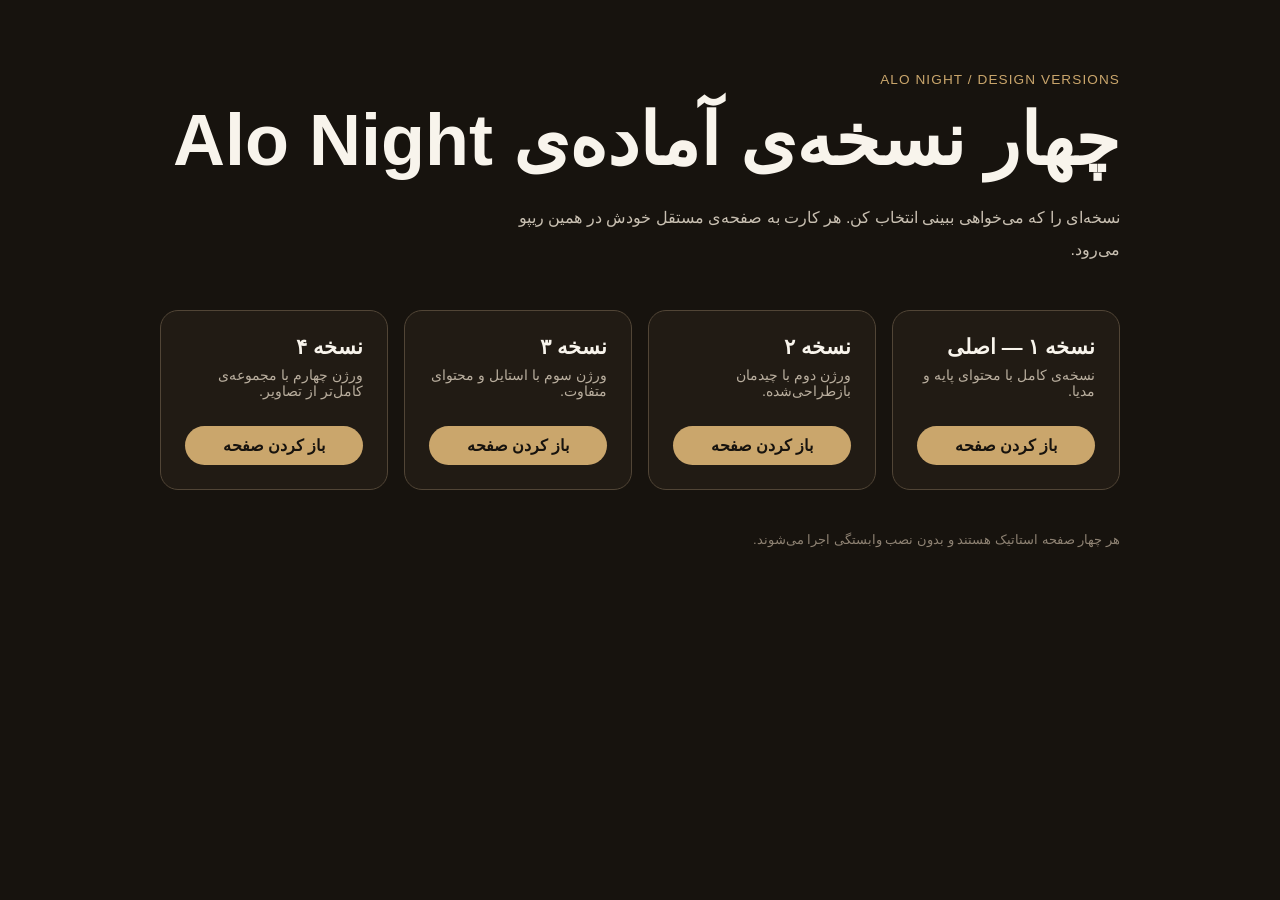
<file: index.html>
<!doctype html>
<html lang="fa" dir="rtl">
<head>
  <meta charset="utf-8">
  <meta name="viewport" content="width=device-width, initial-scale=1">
  <title>Alo Night — چهار نسخه</title>
  <meta name="description" content="لینک دسترسی به چهار نسخه‌ی صفحه‌ی Alo Night">
  <style>
    :root { color-scheme: dark; font-family: Vazirmatn, Tahoma, sans-serif; }
    * { box-sizing: border-box; }
    body { margin: 0; min-height: 100vh; color: #f8f4ec; background: #17130e; }
    main { width: min(960px, calc(100% - 32px)); margin: 0 auto; padding: 72px 0; }
    .eyebrow { margin: 0 0 12px; color: #caa66c; font-size: .85rem; letter-spacing: .08em; }
    h1 { margin: 0; font-size: clamp(2rem, 6vw, 4.5rem); line-height: 1.15; }
    .intro { max-width: 620px; margin: 20px 0 44px; color: #c9c0b2; line-height: 2; }
    .grid { display: grid; grid-template-columns: repeat(auto-fit, minmax(210px, 1fr)); gap: 16px; }
    .card { display: flex; flex-direction: column; justify-content: space-between; min-height: 180px; padding: 24px; border: 1px solid #514536; border-radius: 18px; background: #211b14; }
    .card h2 { margin: 0 0 8px; font-size: 1.3rem; }
    .card p { margin: 0 0 24px; color: #b9ae9e; font-size: .9rem; }
    a { color: #17130e; background: #caa66c; border-radius: 999px; padding: 10px 16px; text-align: center; text-decoration: none; font-weight: 700; }
    a:hover, a:focus-visible { background: #ead2a5; }
    footer { margin-top: 42px; color: #8e8273; font-size: .82rem; }
  </style>
</head>
<body>
  <main>
    <p class="eyebrow">ALO NIGHT / DESIGN VERSIONS</p>
    <h1>چهار نسخه‌ی آماده‌ی Alo Night</h1>
    <p class="intro">نسخه‌ای را که می‌خواهی ببینی انتخاب کن. هر کارت به صفحه‌ی مستقل خودش در همین ریپو می‌رود.</p>

    <section class="grid" aria-label="نسخه‌های صفحه">
      <article class="card">
        <div><h2>نسخه ۱ — اصلی</h2><p>نسخه‌ی کامل با محتوای پایه و مدیا.</p></div>
        <a href="./alo%20night/index.html">باز کردن صفحه</a>
      </article>
      <article class="card">
        <div><h2>نسخه ۲</h2><p>ورژن دوم با چیدمان بازطراحی‌شده.</p></div>
        <a href="./alo%20night%20v2/index.html">باز کردن صفحه</a>
      </article>
      <article class="card">
        <div><h2>نسخه ۳</h2><p>ورژن سوم با استایل و محتوای متفاوت.</p></div>
        <a href="./alo%20night%20v3/index.html">باز کردن صفحه</a>
      </article>
      <article class="card">
        <div><h2>نسخه ۴</h2><p>ورژن چهارم با مجموعه‌ی کامل‌تر از تصاویر.</p></div>
        <a href="./alo%20night%20v4/index.html">باز کردن صفحه</a>
      </article>
    </section>

    <footer>هر چهار صفحه استاتیک هستند و بدون نصب وابستگی اجرا می‌شوند.</footer>
  </main>
</body>
</html>
</file>
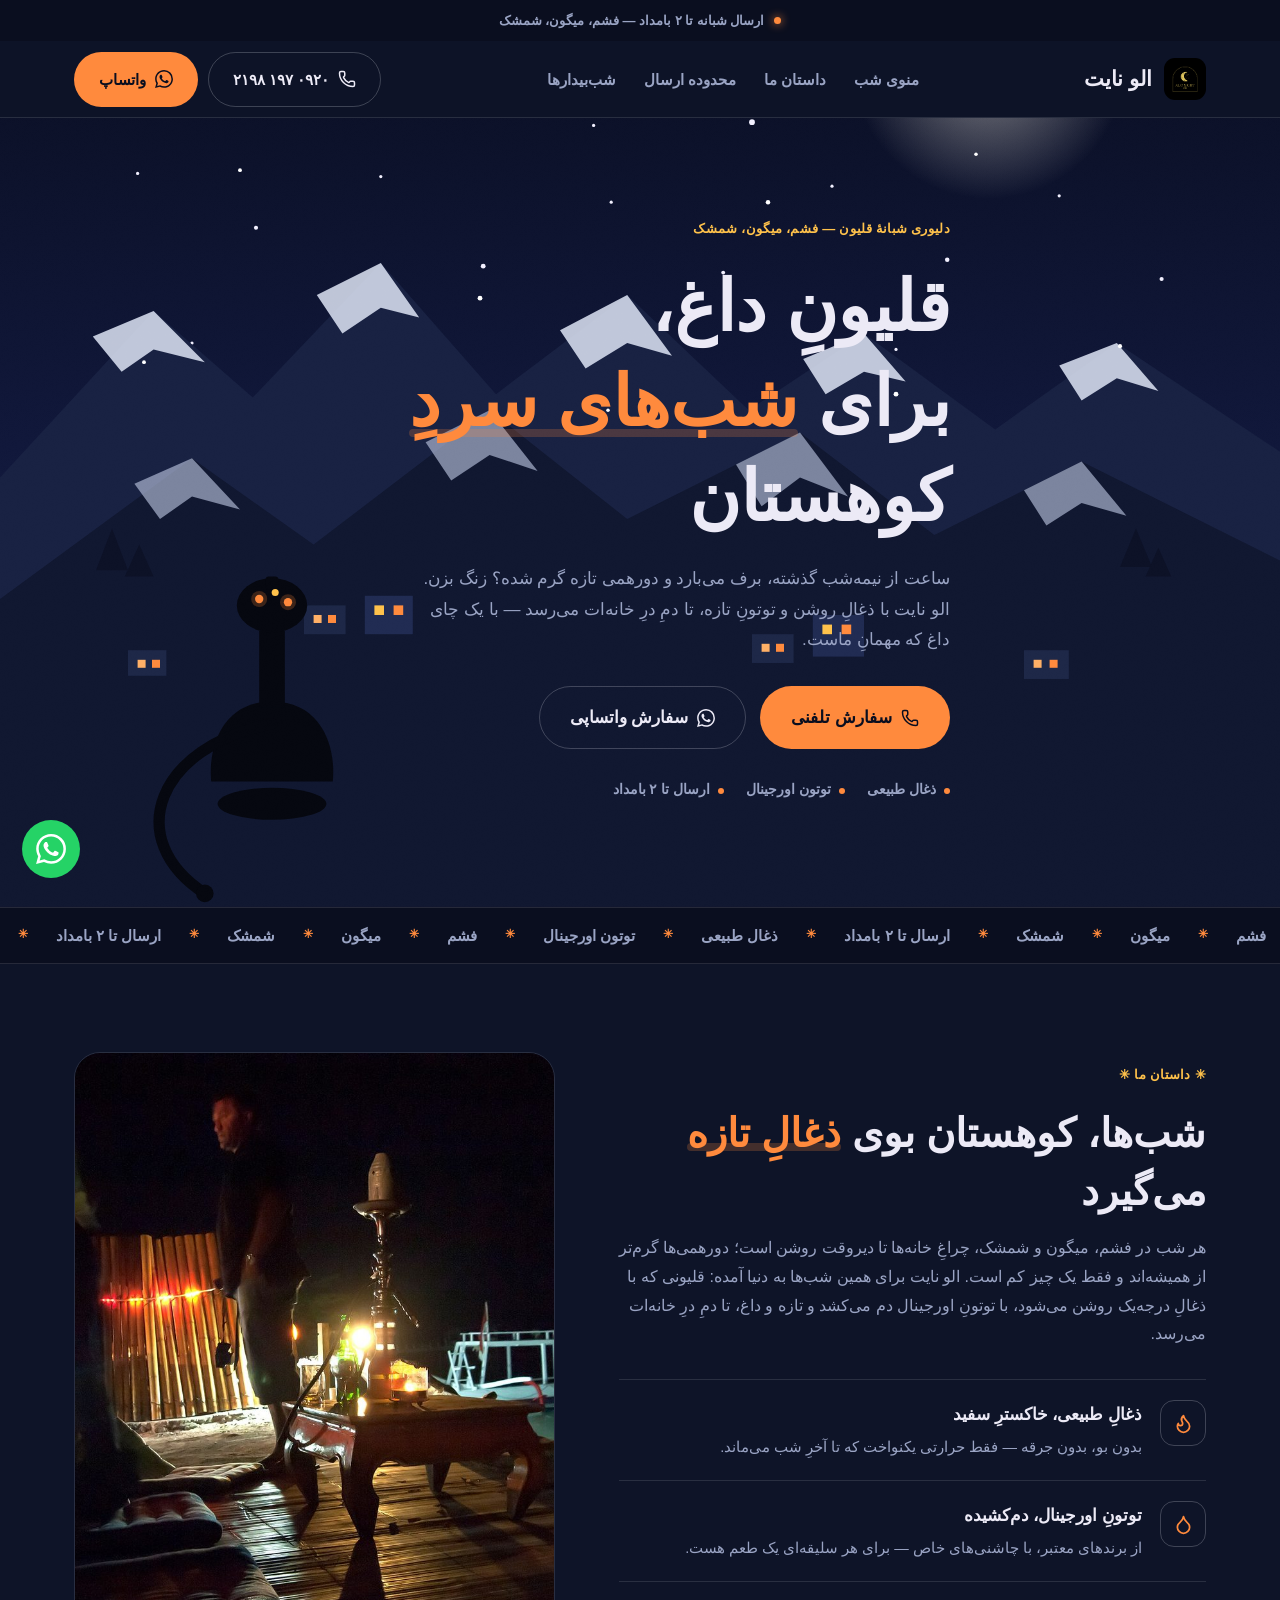
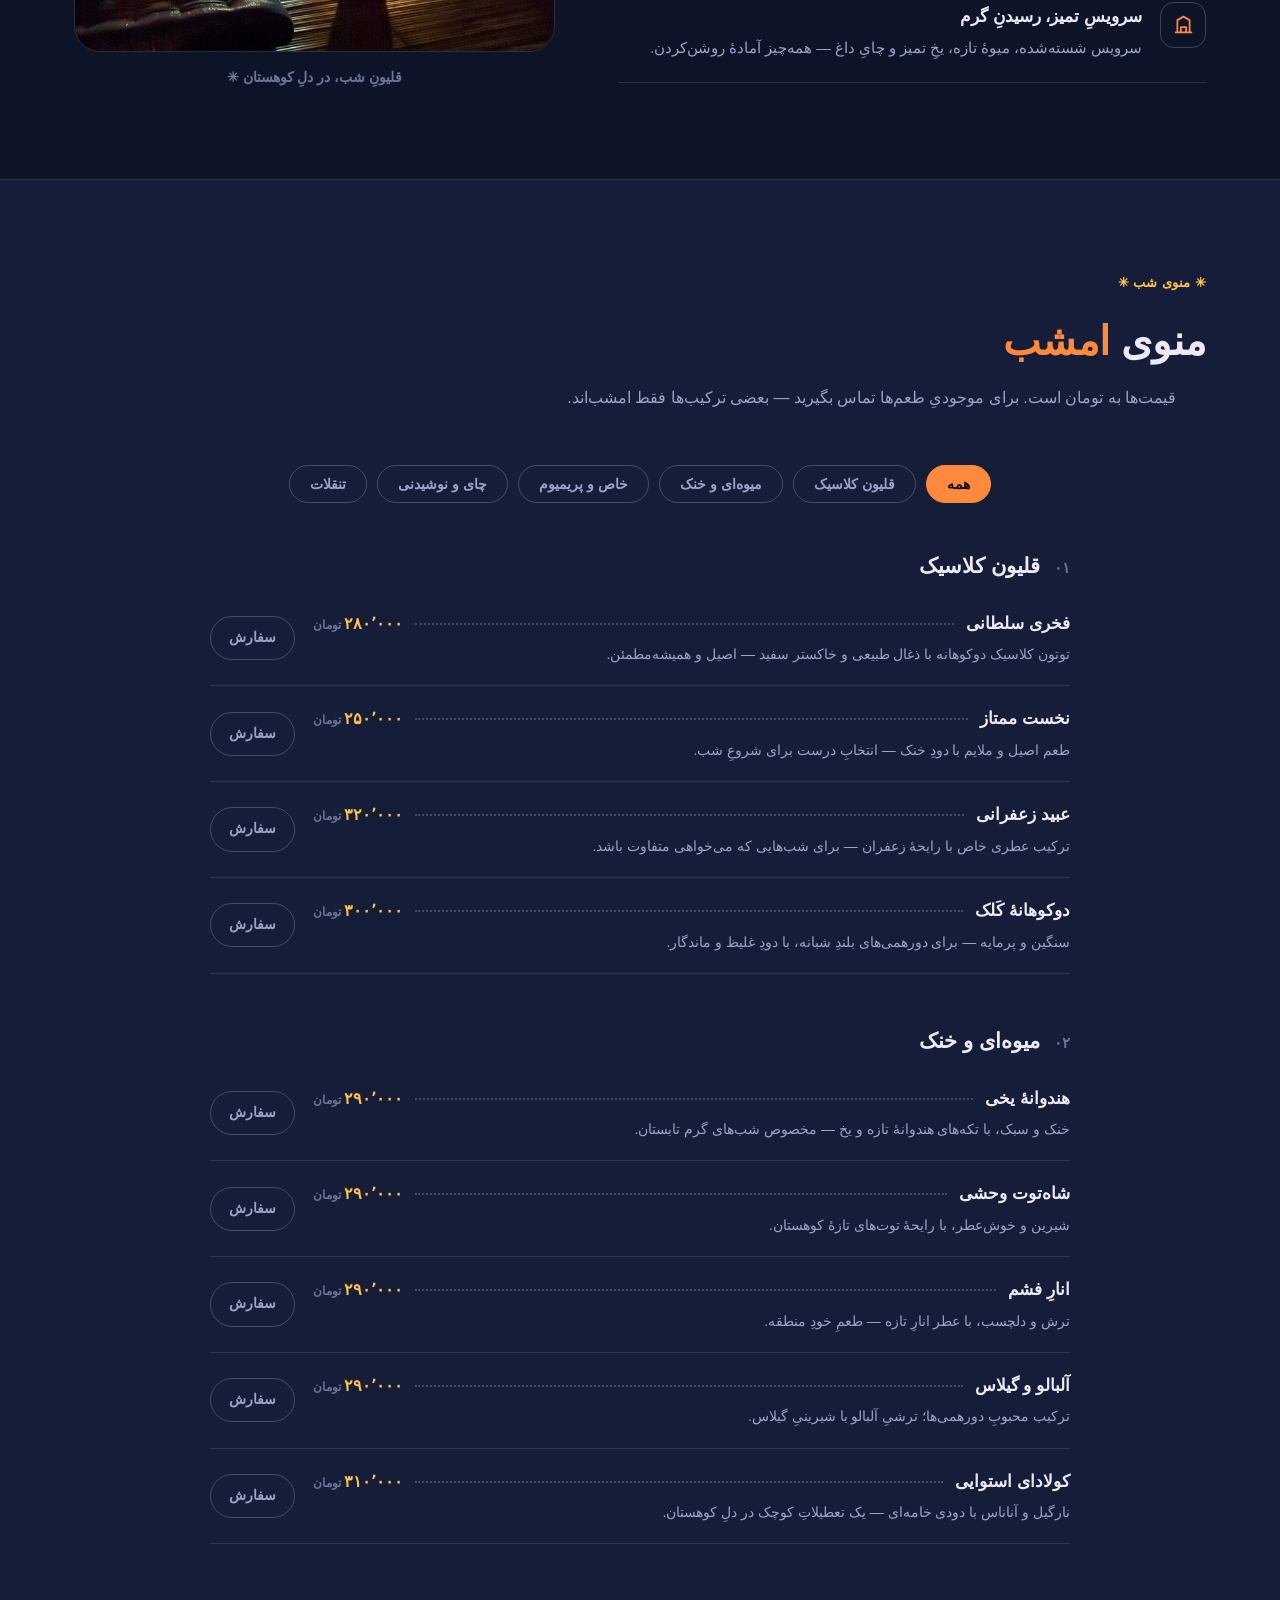
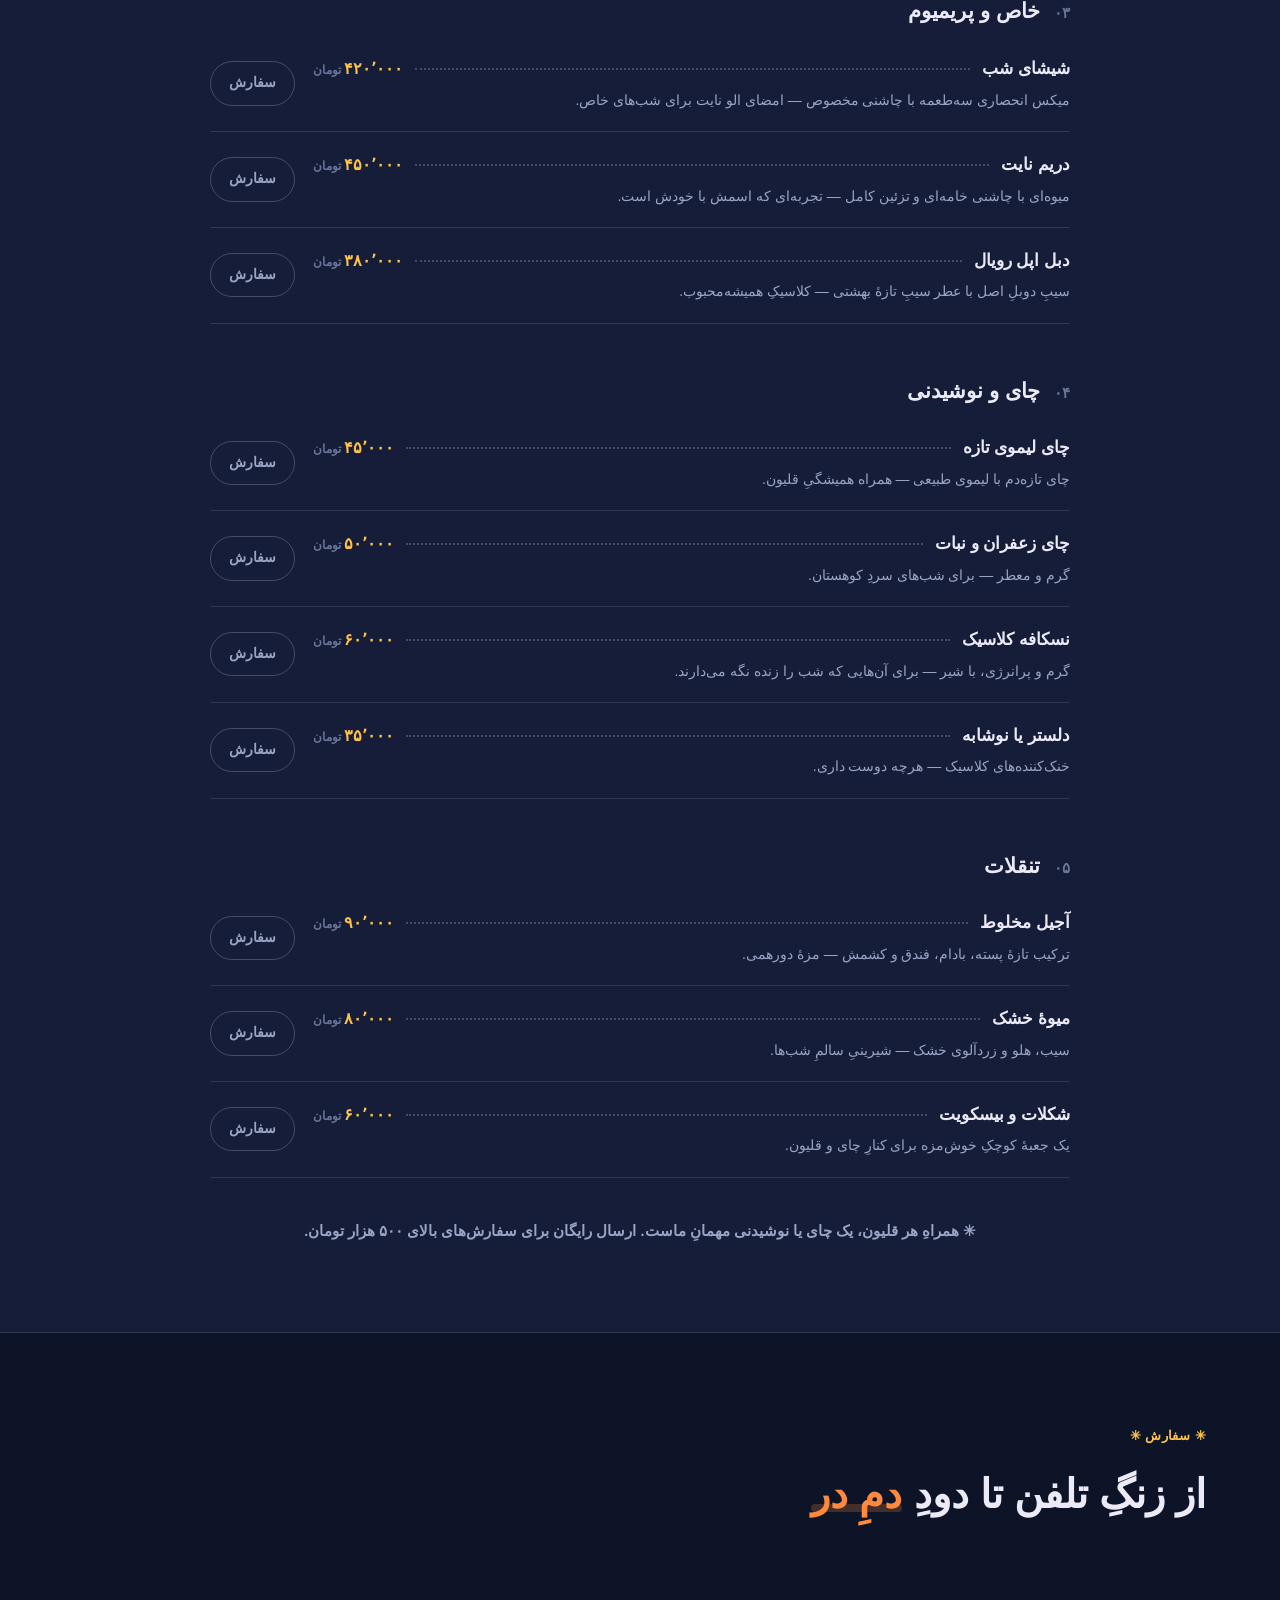
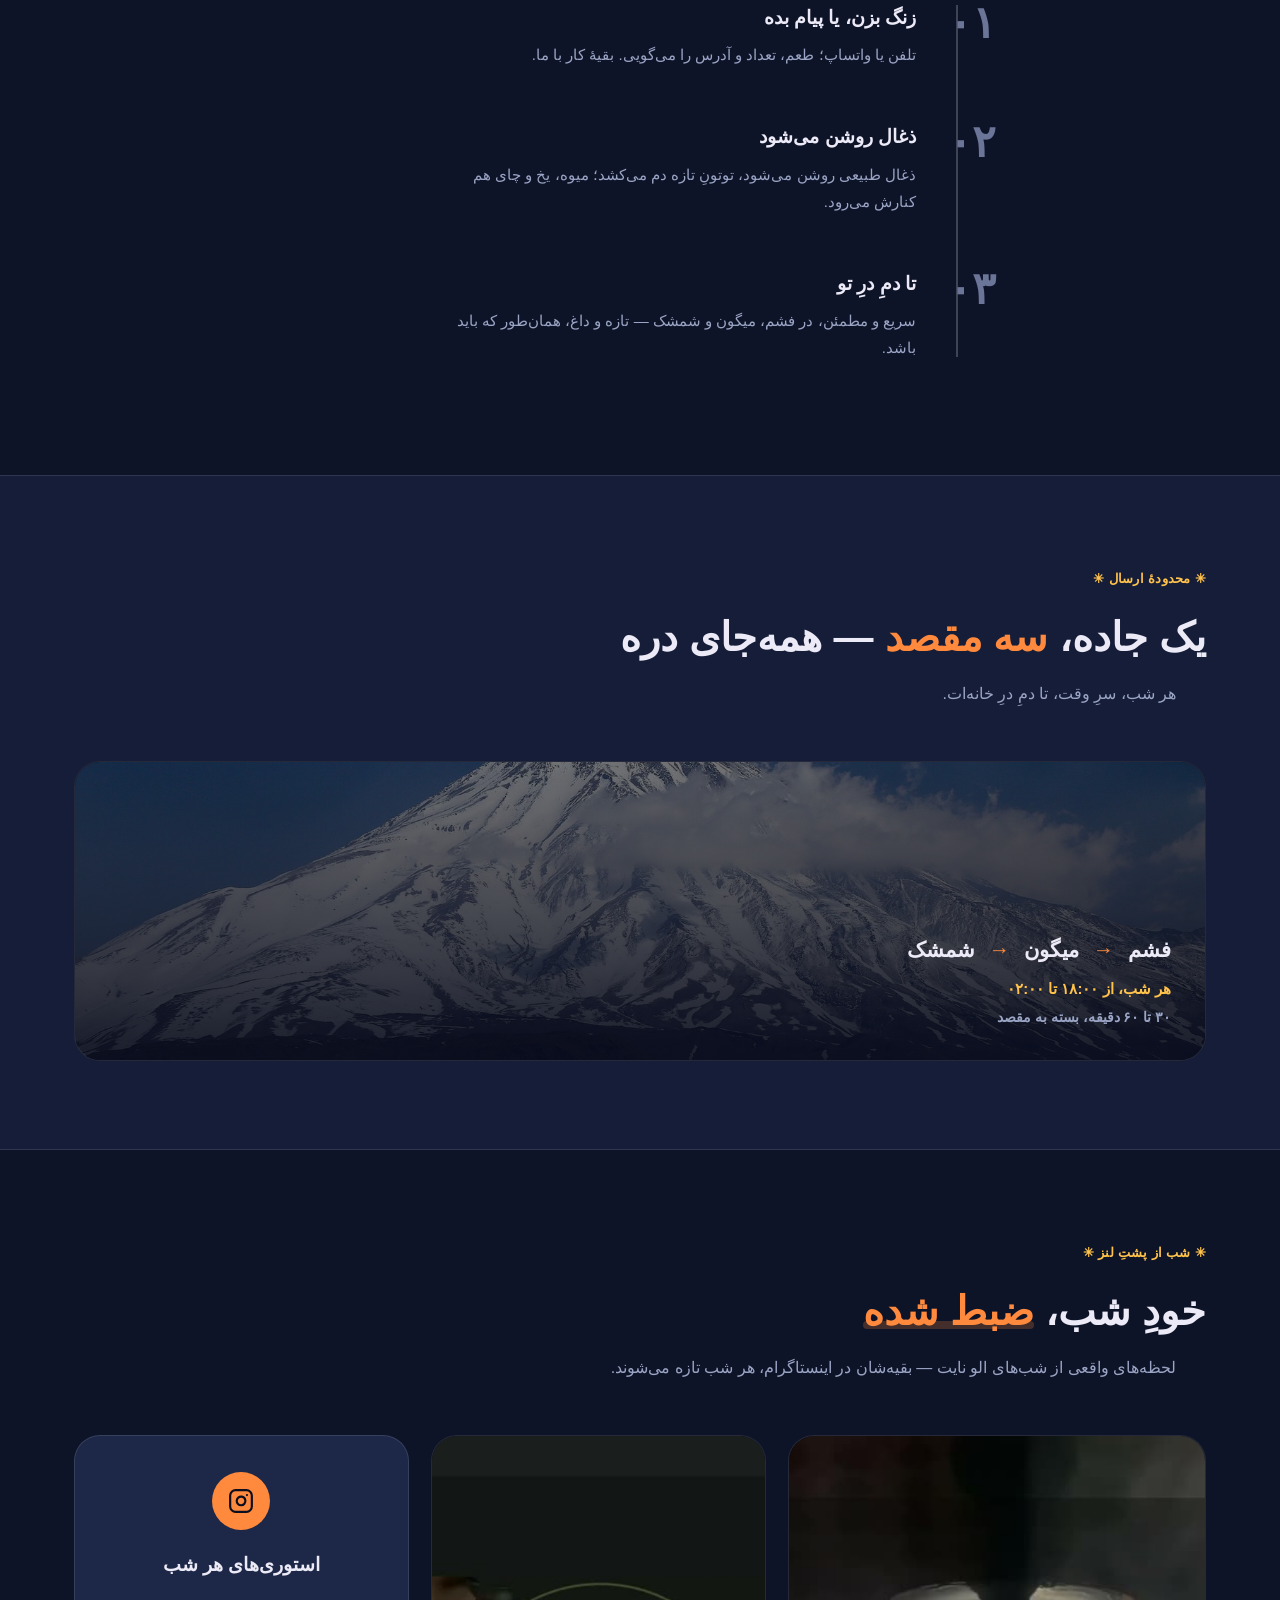
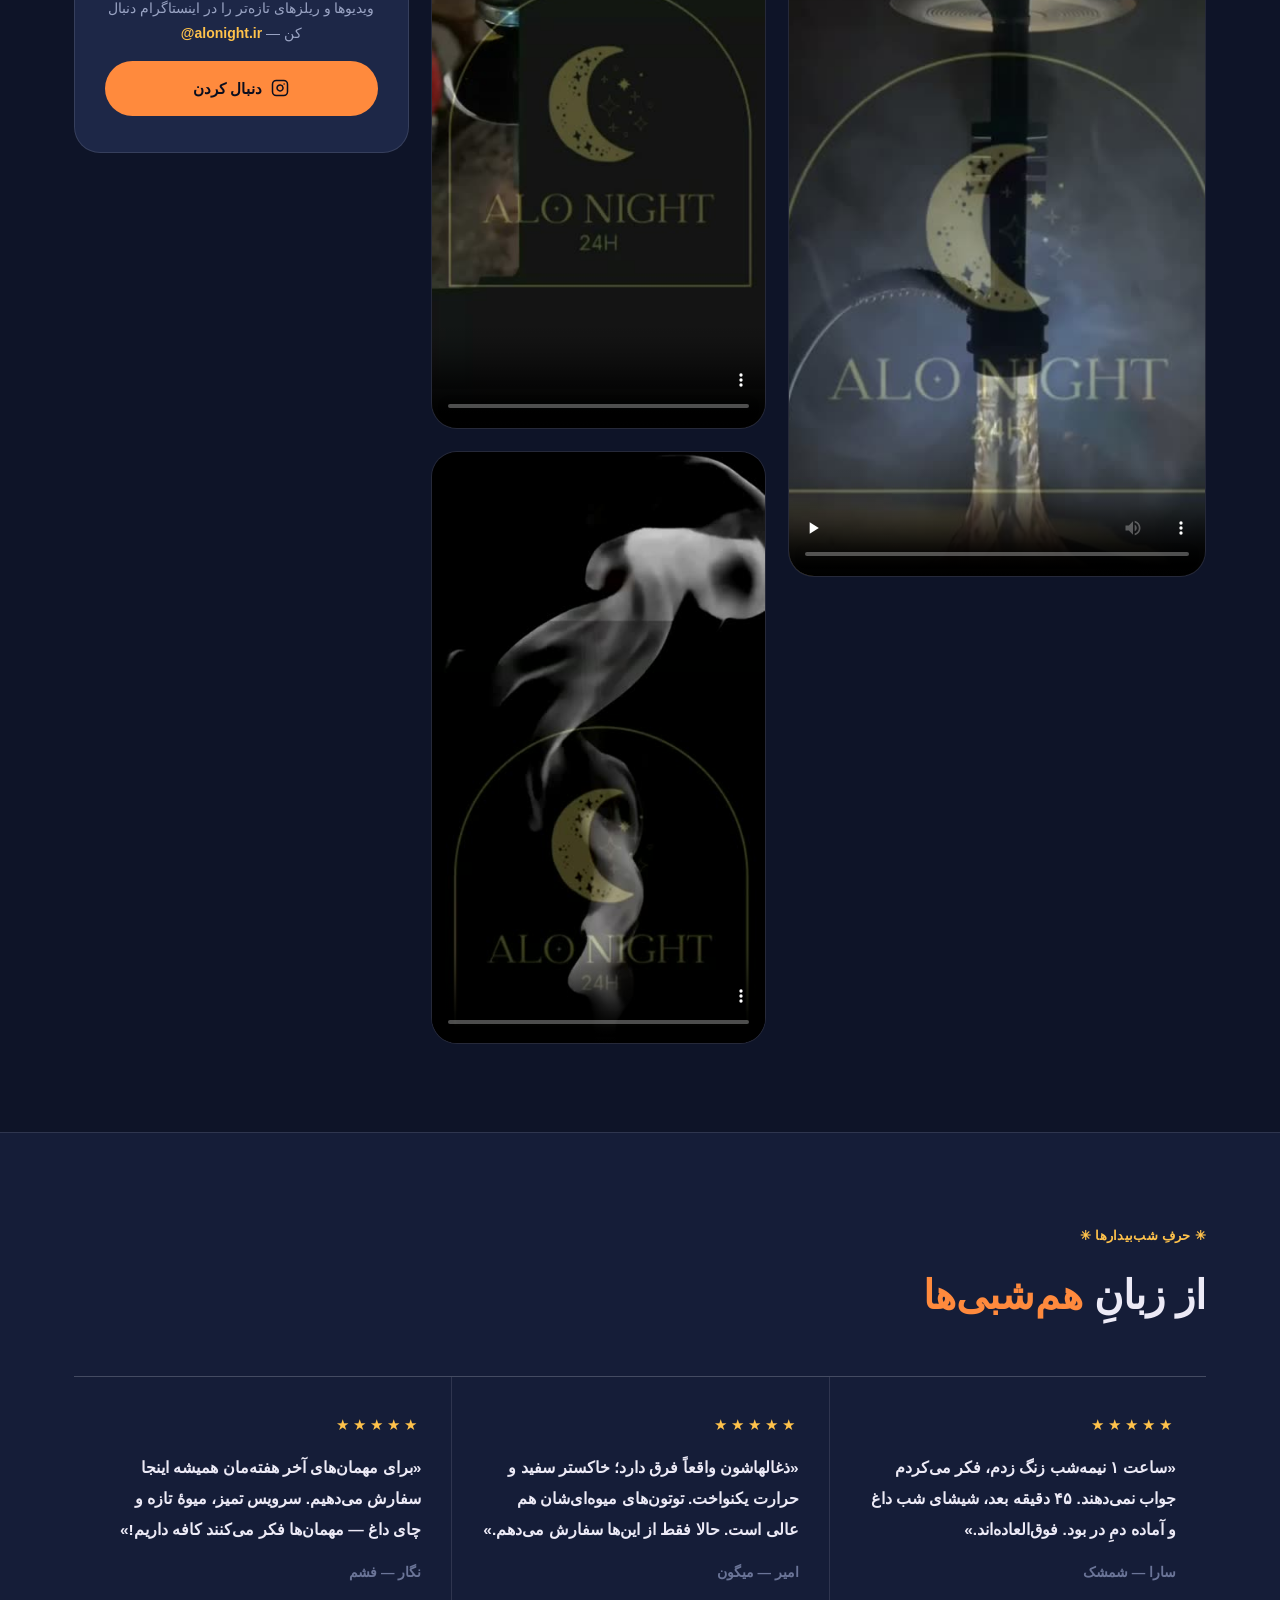
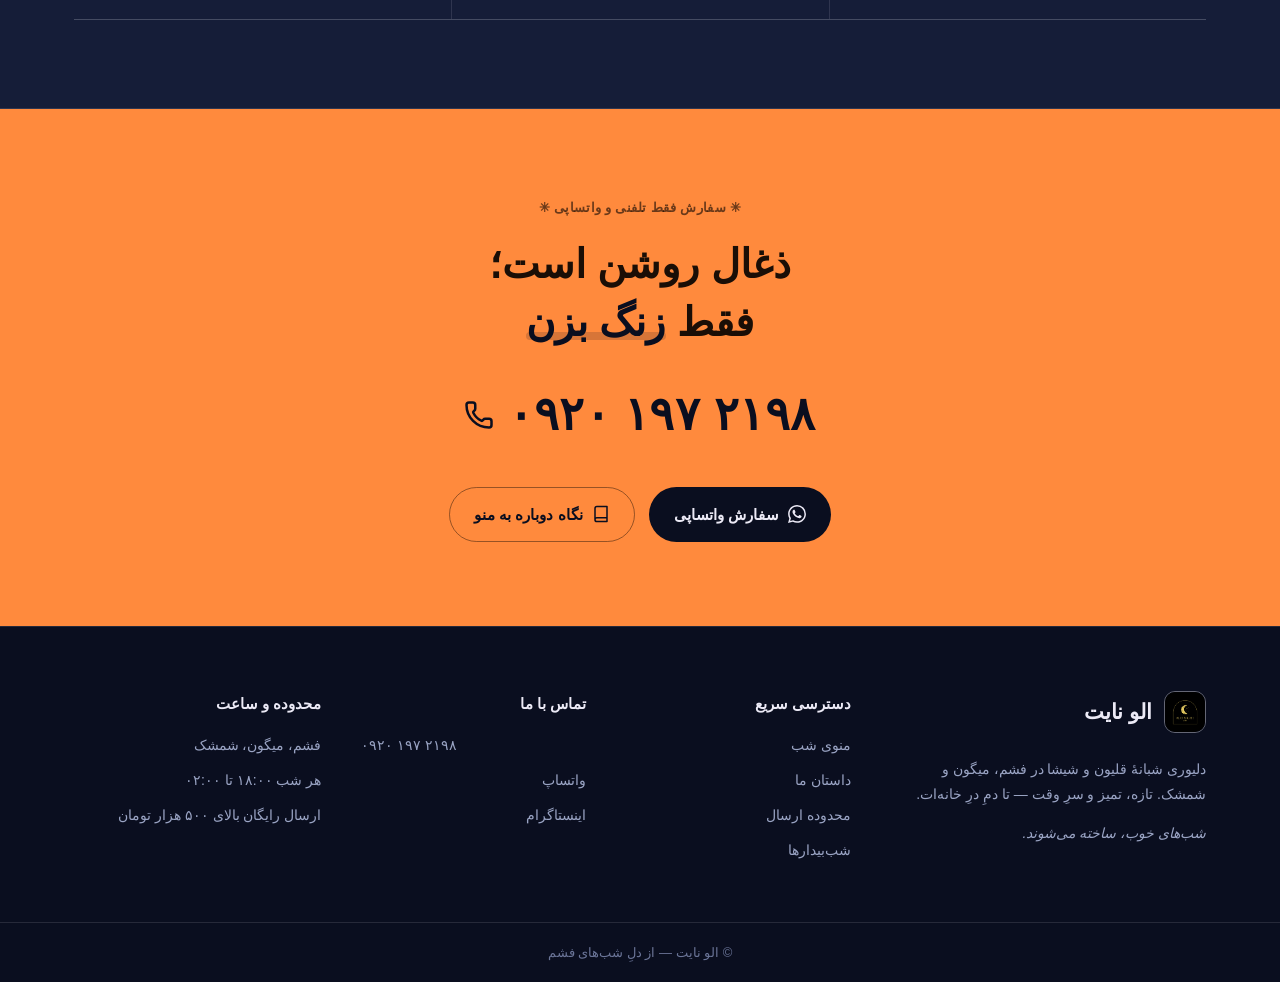
<file: alo night v2/index.html>
<!DOCTYPE html>
<html lang="fa" dir="rtl">
<head>
<meta charset="UTF-8">
<meta name="viewport" content="width=device-width, initial-scale=1.0">
<title>الو نایت — دلیوری قلیون در فشم، میگون و شمشک</title>
<meta name="description" content="قلیونِ داغ، برای شب‌های سردِ کوهستان. دلیوری شبانه قلیون و شیشا در فشم، میگون و شمشک — سفارش تلفنی یا واتساپی.">
<meta name="theme-color" content="#0a0e1f">
<meta property="og:title" content="الو نایت — قلیونِ داغ، برای شب‌های سردِ کوهستان">
<meta property="og:description" content="دلیوری شبانه قلیون در فشم، میگون و شمشک. ذغال طبیعی، توتون اورجینال، ارسال تا ۲ بامداد.">
<meta property="og:image" content="assets/images/hookah-night.jpg">
<link rel="icon" href="assets/favicon.png">
<link rel="stylesheet" href="styles.css">
</head>
<body>

<!-- ============================================================
     الو نایت — نسخهٔ ۲ (شبِ واقعی)
     ⚠️ برای تغییر شماره تماس، فقط همین دو مقدار را عوض کنید:
     tel:+989201972198  ← شماره تلفن
     wa.me/989201972198 ← شماره واتساپ (با کد کشور، بدون صفر)
     ============================================================ -->

<!-- نوار اعلان -->
<div class="announce">
  <span class="announce-dot"></span>
  <span>ارسال شبانه تا ۲ بامداد — فشم، میگون، شمشک</span>
</div>

<!-- هدر -->
<header class="site-header" id="siteHeader">
  <div class="container header-inner">
    <a href="#top" class="wordmark" aria-label="الو نایت">
      <img class="logo-img" src="Alo night - 13.png" alt="لوگوی الو نایت">
      <span>الو&nbsp;نایت</span>
    </a>
    <nav class="main-nav" aria-label="ناوبری اصلی">
      <a href="#menu">منوی شب</a>
      <a href="#about">داستان ما</a>
      <a href="#area">محدوده ارسال</a>
      <a href="#voices">شب‌بیدارها</a>
    </nav>
    <div class="header-actions">
      <a href="tel:+989201972198" class="btn btn-ghost pill header-phone">
        <svg class="ic" viewBox="0 0 24 24" fill="none" stroke="currentColor" stroke-width="2" stroke-linecap="round" stroke-linejoin="round"><path d="M13.832 16.568a1 1 0 0 0 1.213-.303l.355-.465A2 2 0 0 1 17 15h3a2 2 0 0 1 2 2v3a2 2 0 0 1-2 2A18 18 0 0 1 2 4a2 2 0 0 1 2-2h3a2 2 0 0 1 2 2v3a2 2 0 0 1-.8 1.6l-.468.351a1 1 0 0 0-.292 1.233 14 14 0 0 0 6.392 6.384"/></svg>
        <span class="phone-num">۰۹۲۰ ۱۹۷ ۲۱۹۸</span>
      </a>
      <a href="https://wa.me/989201972198" target="_blank" rel="noopener" class="btn btn-ember pill header-wa">
        <svg class="ic" viewBox="0 0 24 24" fill="currentColor"><path d="M17.472 14.382c-.297-.149-1.758-.867-2.03-.967-.273-.099-.471-.148-.67.15-.197.297-.767.966-.94 1.164-.173.199-.347.223-.644.075-.297-.15-1.255-.463-2.39-1.475-.883-.788-1.48-1.761-1.653-2.059-.173-.297-.018-.458.13-.606.134-.133.298-.347.446-.52.149-.174.198-.298.298-.497.099-.198.05-.371-.025-.52-.075-.149-.669-1.612-.916-2.207-.242-.579-.487-.5-.669-.51-.173-.008-.371-.01-.57-.01-.198 0-.52.074-.792.372-.272.297-1.04 1.016-1.04 2.479 0 1.462 1.065 2.875 1.213 3.074.149.198 2.096 3.2 5.077 4.487.709.306 1.262.489 1.694.625.712.227 1.36.195 1.871.118.571-.085 1.758-.719 2.006-1.413.248-.694.248-1.289.173-1.413-.074-.124-.272-.198-.57-.347m-5.421 7.403h-.004a9.87 9.87 0 0 1-5.031-1.378l-.361-.214-3.741.982.998-3.648-.235-.374a9.86 9.86 0 0 1-1.51-5.26c.001-5.45 4.436-9.884 9.888-9.884 2.64 0 5.122 1.03 6.988 2.898a9.825 9.825 0 0 1 2.893 6.994c-.003 5.45-4.437 9.884-9.885 9.884m8.413-18.297A11.815 11.815 0 0 0 12.05 0C5.495 0 .16 5.335.157 11.892c0 2.096.547 4.142 1.588 5.945L.057 24l6.305-1.654a11.882 11.882 0 0 0 5.683 1.448h.005c6.554 0 11.89-5.335 11.893-11.893a11.821 11.821 0 0 0-3.48-8.413Z"/></svg>
        <span>واتساپ</span>
      </a>
      <button class="nav-toggle" id="navToggle" aria-label="باز کردن منو" aria-expanded="false">
        <svg viewBox="0 0 24 24" fill="none" stroke="currentColor" stroke-width="2.4" stroke-linecap="round"><path d="M4 7h16M4 12h16M4 17h10"/></svg>
      </button>
    </div>
  </div>
</header>

<!-- منوی موبایل -->
<div class="mobile-menu" id="mobileMenu" aria-hidden="true">
  <button class="mobile-close" id="mobileClose" aria-label="بستن منو">
    <svg viewBox="0 0 24 24" fill="none" stroke="currentColor" stroke-width="2.4" stroke-linecap="round"><path d="M6 6l12 12M18 6L6 18"/></svg>
  </button>
  <nav class="mobile-links" aria-label="ناوبری موبایل">
    <a href="#menu">منوی شب</a>
    <a href="#about">داستان ما</a>
    <a href="#area">محدوده ارسال</a>
    <a href="#voices">شب‌بیدارها</a>
  </nav>
  <div class="mobile-cta">
    <a href="tel:+989201972198" class="btn btn-ghost pill">
      <svg class="ic" viewBox="0 0 24 24" fill="none" stroke="currentColor" stroke-width="2" stroke-linecap="round" stroke-linejoin="round"><path d="M13.832 16.568a1 1 0 0 0 1.213-.303l.355-.465A2 2 0 0 1 17 15h3a2 2 0 0 1 2 2v3a2 2 0 0 1-2 2A18 18 0 0 1 2 4a2 2 0 0 1 2-2h3a2 2 0 0 1 2 2v3a2 2 0 0 1-.8 1.6l-.468.351a1 1 0 0 0-.292 1.233 14 14 0 0 0 6.392 6.384"/></svg>
      تماس تلفنی
    </a>
    <a href="https://wa.me/989201972198" target="_blank" rel="noopener" class="btn btn-ember pill">
      <svg class="ic" viewBox="0 0 24 24" fill="currentColor"><path d="M17.472 14.382c-.297-.149-1.758-.867-2.03-.967-.273-.099-.471-.148-.67.15-.197.297-.767.966-.94 1.164-.173.199-.347.223-.644.075-.297-.15-1.255-.463-2.39-1.475-.883-.788-1.48-1.761-1.653-2.059-.173-.297-.018-.458.13-.606.134-.133.298-.347.446-.52.149-.174.198-.298.298-.497.099-.198.05-.371-.025-.52-.075-.149-.669-1.612-.916-2.207-.242-.579-.487-.5-.669-.51-.173-.008-.371-.01-.57-.01-.198 0-.52.074-.792.372-.272.297-1.04 1.016-1.04 2.479 0 1.462 1.065 2.875 1.213 3.074.149.198 2.096 3.2 5.077 4.487.709.306 1.262.489 1.694.625.712.227 1.36.195 1.871.118.571-.085 1.758-.719 2.006-1.413.248-.694.248-1.289.173-1.413-.074-.124-.272-.198-.57-.347m-5.421 7.403h-.004a9.87 9.87 0 0 1-5.031-1.378l-.361-.214-3.741.982.998-3.648-.235-.374a9.86 9.86 0 0 1-1.51-5.26c.001-5.45 4.436-9.884 9.888-9.884 2.64 0 5.122 1.03 6.988 2.898a9.825 9.825 0 0 1 2.893 6.994c-.003 5.45-4.437 9.884-9.885 9.884m8.413-18.297A11.815 11.815 0 0 0 12.05 0C5.495 0 .16 5.335.157 11.892c0 2.096.547 4.142 1.588 5.945L.057 24l6.305-1.654a11.882 11.882 0 0 0 5.683 1.448h.005c6.554 0 11.89-5.335 11.893-11.893a11.821 11.821 0 0 0-3.48-8.413Z"/></svg>
      سفارش واتساپی
    </a>
  </div>
</div>

<main id="top">

  <!-- ===== هیرو — شبِ پرستاره ===== -->
  <section class="hero">
    <div class="hero-sky" aria-hidden="true">
      <svg class="hero-scene" viewBox="0 0 800 640" preserveAspectRatio="xMidYMax slice">
        <defs>
          <linearGradient id="sky" x1="0" y1="0" x2="0" y2="1">
            <stop offset="0" stop-color="#080c1c"/>
            <stop offset="0.55" stop-color="#10173a"/>
            <stop offset="1" stop-color="#1c2650"/>
          </linearGradient>
          <radialGradient id="halo" cx="0.5" cy="0.5" r="0.5">
            <stop offset="0" stop-color="#f7f2e6" stop-opacity="0.5"/>
            <stop offset="1" stop-color="#f7f2e6" stop-opacity="0"/>
          </radialGradient>
          <linearGradient id="smokeGrad" x1="0" y1="0" x2="0" y2="1">
            <stop offset="0" stop-color="#fff" stop-opacity="0"/>
            <stop offset="1" stop-color="#fff" stop-opacity="0.5"/>
          </linearGradient>
        </defs>

        <rect width="800" height="640" fill="url(#sky)"/>

        <!-- ستاره‌ها -->
        <g class="stars" fill="#f2f0ff">
          <circle class="star" cx="48" cy="52" r="1.4"/><circle class="star" cx="132" cy="96" r="1"/><circle class="star" cx="205" cy="40" r="1.6"/><circle class="star" cx="262" cy="128" r="1"/><circle class="star" cx="318" cy="64" r="1.2"/><circle class="star" cx="371" cy="152" r="1"/><circle class="star" cx="428" cy="86" r="1.5"/><circle class="star" cx="496" cy="34" r="1"/><circle class="star" cx="553" cy="118" r="1.3"/><circle class="star" cx="615" cy="58" r="1"/><circle class="star" cx="680" cy="138" r="1.6"/><circle class="star" cx="744" cy="70" r="1.1"/><circle class="star" cx="86" cy="182" r="1"/><circle class="star" cx="160" cy="216" r="1.3"/><circle class="star" cx="238" cy="184" r="1"/><circle class="star" cx="302" cy="240" r="1.5"/><circle class="star" cx="382" cy="200" r="1"/><circle class="star" cx="452" cy="244" r="1.2"/><circle class="star" cx="520" cy="190" r="1"/><circle class="star" cx="592" cy="236" r="1.4"/><circle class="star" cx="662" cy="196" r="1"/><circle class="star" cx="726" cy="248" r="1.3"/><circle class="star" cx="120" cy="288" r="1"/><circle class="star" cx="348" cy="296" r="1.2"/><circle class="star" cx="560" cy="292" r="1"/><circle class="star" cx="700" cy="302" r="1.1"/><circle class="star" cx="24" cy="140" r="1"/><circle class="star" cx="776" cy="120" r="1.2"/><circle class="star" cx="470" cy="150" r="1.8"/><circle class="star" cx="210" cy="110" r="1.7"/>
        </g>

        <!-- ماه با هاله -->
        <circle cx="618" cy="112" r="86" fill="url(#halo)"/>
        <circle cx="618" cy="112" r="34" fill="#f7f2e6"/>
        <circle cx="604" cy="102" r="6" fill="#e8dcc4" opacity="0.55"/>
        <circle cx="626" cy="122" r="4.5" fill="#e8dcc4" opacity="0.45"/>
        <circle cx="612" cy="126" r="3" fill="#e8dcc4" opacity="0.4"/>

        <!-- کوه دور -->
        <path d="M0 372 L96 268 L158 322 L238 238 L310 320 L392 258 L468 330 L540 282 L622 342 L698 288 L800 356 L800 640 L0 640 Z" fill="#182142"/>
        <path d="M96 268 L128 300 L96 292 L76 306 L58 284 L96 268 Z M238 238 L262 272 L238 266 L214 282 L198 258 L238 238 Z M392 258 L420 296 L392 288 L366 304 L350 280 L392 258 Z M540 282 L566 312 L540 306 L516 320 L502 298 L540 282 Z M698 288 L724 318 L698 310 L676 324 L662 302 L698 288 Z" fill="#dde4f5" opacity="0.85"/>

        <!-- کوه نزدیک -->
        <path d="M0 448 L120 360 L196 414 L306 330 L392 398 L500 344 L584 408 L676 362 L800 424 L800 640 L0 640 Z" fill="#101730"/>
        <path d="M120 360 L150 392 L120 384 L100 398 L84 376 L120 360 Z M306 330 L336 368 L306 358 L282 374 L266 350 L306 330 Z M500 344 L530 384 L500 372 L476 390 L460 364 L500 344 Z M676 362 L704 396 L676 388 L654 402 L640 380 L676 362 Z" fill="#c3cde8" opacity="0.6"/>

        <!-- خانه‌های روستا با پنجره‌های روشن -->
        <g class="village">
          <rect x="190" y="452" width="26" height="18" fill="#1d2747"/>
          <rect x="196" y="458" width="5" height="5" fill="#ffb066"/>
          <rect x="205" y="458" width="5" height="5" fill="#ff8a3d"/>
          <rect x="228" y="446" width="30" height="24" fill="#202b52"/>
          <rect x="234" y="452" width="6" height="6" fill="#ffc24b"/>
          <rect x="246" y="452" width="6" height="6" fill="#ff8a3d"/>
          <rect x="470" y="470" width="26" height="18" fill="#1d2747"/>
          <rect x="476" y="476" width="5" height="5" fill="#ffb066"/>
          <rect x="485" y="476" width="5" height="5" fill="#ff8a3d"/>
          <rect x="508" y="458" width="32" height="26" fill="#202b52"/>
          <rect x="514" y="464" width="6" height="6" fill="#ffc24b"/>
          <rect x="526" y="464" width="6" height="6" fill="#ff8a3d"/>
          <rect x="640" y="480" width="28" height="18" fill="#1d2747"/>
          <rect x="646" y="486" width="5" height="5" fill="#ffb066"/>
          <rect x="656" y="486" width="5" height="5" fill="#ff8a3d"/>
          <rect x="80" y="480" width="24" height="16" fill="#1d2747"/>
          <rect x="86" y="486" width="5" height="5" fill="#ffb066"/>
          <rect x="95" y="486" width="5" height="5" fill="#ff8a3d"/>
        </g>

        <!-- درخت‌ها -->
        <g fill="#0c1126">
          <path d="M60 430 l10 -26 l10 26 Z"/><path d="M78 434 l9 -20 l9 20 Z"/>
          <path d="M700 428 l10 -24 l10 24 Z"/><path d="M716 434 l8 -18 l8 18 Z"/>
        </g>

        <!-- قلیون با دود -->
        <g class="hookah" transform="translate(120 408)">
          <path d="M50 104 C18 104 10 134 12 154 L88 154 C90 134 82 104 50 104 Z" fill="#05070f"/>
          <path d="M42 60 L58 60 L58 108 L42 108 Z" fill="#05070f"/>
          <ellipse cx="50" cy="44" rx="22" ry="17" fill="#05070f"/>
          <rect x="46" y="26" width="8" height="8" rx="2" fill="#05070f"/>
          <ellipse cx="50" cy="168" rx="34" ry="10" fill="#05070f"/>
          <path d="M50 118 C-22 132 -44 190 8 224" stroke="#05070f" stroke-width="7" fill="none" stroke-linecap="round"/>
          <circle cx="8" cy="224" r="5.5" fill="#05070f"/>
          <!-- ذغال‌های روشن -->
          <circle class="ember-pulse" cx="42" cy="40" r="2.6" fill="#ff8a3d"/>
          <circle class="ember-pulse" cx="52" cy="36" r="2.2" fill="#ffc24b"/>
          <circle class="ember-pulse" cx="60" cy="42" r="2.6" fill="#ff8a3d"/>
          <circle cx="42" cy="40" r="5" fill="#ff8a3d" opacity="0.22"/>
          <circle cx="60" cy="42" r="5" fill="#ff8a3d" opacity="0.22"/>
          <!-- دود -->
          <g class="smoke" fill="url(#smokeGrad)">
            <path class="puff" d="M50 18 C38 6 56 -4 46 -20 C58 -26 54 -38 44 -46" stroke="#fff" stroke-width="7" fill="none" stroke-linecap="round"/>
            <path class="puff p2" d="M58 14 C70 0 56 -12 66 -28 C56 -34 62 -46 74 -54" stroke="#fff" stroke-width="5.5" fill="none" stroke-linecap="round"/>
            <path class="puff p3" d="M44 22 C30 12 42 0 30 -12 C40 -20 34 -30 24 -38" stroke="#fff" stroke-width="4.5" fill="none" stroke-linecap="round"/>
          </g>
        </g>

        <!-- برف -->
        <g class="snowflakes" fill="#fff">
          <circle class="flake" cx="70" cy="40" r="1.6"/><circle class="flake" cx="210" cy="90" r="1.2"/><circle class="flake" cx="340" cy="30" r="1.8"/><circle class="flake" cx="430" cy="120" r="1.3"/><circle class="flake" cx="540" cy="60" r="1.6"/><circle class="flake" cx="660" cy="100" r="1.2"/><circle class="flake" cx="760" cy="40" r="1.7"/><circle class="flake" cx="150" cy="180" r="1.2"/><circle class="flake" cx="480" cy="200" r="1.4"/><circle class="flake" cx="610" cy="170" r="1.1"/><circle class="flake" cx="300" cy="260" r="1.5"/><circle class="flake" cx="90" cy="300" r="1.2"/><circle class="flake" cx="700" cy="290" r="1.3"/><circle class="flake" cx="380" cy="330" r="1.1"/><circle class="flake" cx="560" cy="320" r="1.5"/>
        </g>
      </svg>
      <div class="sky-noise" aria-hidden="true"></div>
    </div>

    <div class="container hero-inner">
      <div class="hero-copy">
        <p class="badge reveal">دلیوری شبانهٔ قلیون — فشم، میگون، شمشک</p>
        <h1 class="hero-title reveal">قلیونِ داغ،<br>برای <span class="accent-ember">شب‌های سردِ</span> کوهستان</h1>
        <p class="hero-sub reveal">ساعت از نیمه‌شب گذشته، برف می‌بارد و دورهمی تازه گرم شده؟ زنگ بزن. الو نایت با ذغالِ روشن و توتونِ تازه، تا دمِ درِ خانه‌ات می‌رسد — با یک چای داغ که مهمانِ ماست.</p>
        <div class="hero-cta reveal">
          <a href="tel:+989201972198" class="btn btn-ember btn-lg">
            <svg class="ic" viewBox="0 0 24 24" fill="none" stroke="currentColor" stroke-width="2" stroke-linecap="round" stroke-linejoin="round"><path d="M13.832 16.568a1 1 0 0 0 1.213-.303l.355-.465A2 2 0 0 1 17 15h3a2 2 0 0 1 2 2v3a2 2 0 0 1-2 2A18 18 0 0 1 2 4a2 2 0 0 1 2-2h3a2 2 0 0 1 2 2v3a2 2 0 0 1-.8 1.6l-.468.351a1 1 0 0 0-.292 1.233 14 14 0 0 0 6.392 6.384"/></svg>
            سفارش تلفنی
          </a>
          <a href="https://wa.me/989201972198" target="_blank" rel="noopener" class="btn btn-ghost btn-lg">
            <svg class="ic" viewBox="0 0 24 24" fill="currentColor"><path d="M17.472 14.382c-.297-.149-1.758-.867-2.03-.967-.273-.099-.471-.148-.67.15-.197.297-.767.966-.94 1.164-.173.199-.347.223-.644.075-.297-.15-1.255-.463-2.39-1.475-.883-.788-1.48-1.761-1.653-2.059-.173-.297-.018-.458.13-.606.134-.133.298-.347.446-.52.149-.174.198-.298.298-.497.099-.198.05-.371-.025-.52-.075-.149-.669-1.612-.916-2.207-.242-.579-.487-.5-.669-.51-.173-.008-.371-.01-.57-.01-.198 0-.52.074-.792.372-.272.297-1.04 1.016-1.04 2.479 0 1.462 1.065 2.875 1.213 3.074.149.198 2.096 3.2 5.077 4.487.709.306 1.262.489 1.694.625.712.227 1.36.195 1.871.118.571-.085 1.758-.719 2.006-1.413.248-.694.248-1.289.173-1.413-.074-.124-.272-.198-.57-.347m-5.421 7.403h-.004a9.87 9.87 0 0 1-5.031-1.378l-.361-.214-3.741.982.998-3.648-.235-.374a9.86 9.86 0 0 1-1.51-5.26c.001-5.45 4.436-9.884 9.888-9.884 2.64 0 5.122 1.03 6.988 2.898a9.825 9.825 0 0 1 2.893 6.994c-.003 5.45-4.437 9.884-9.885 9.884m8.413-18.297A11.815 11.815 0 0 0 12.05 0C5.495 0 .16 5.335.157 11.892c0 2.096.547 4.142 1.588 5.945L.057 24l6.305-1.654a11.882 11.882 0 0 0 5.683 1.448h.005c6.554 0 11.89-5.335 11.893-11.893a11.821 11.821 0 0 0-3.48-8.413Z"/></svg>
            سفارش واتساپی
          </a>
        </div>
        <ul class="hero-chips reveal">
          <li><span class="chip-dot"></span>ذغال طبیعی</li>
          <li><span class="chip-dot"></span>توتون اورجینال</li>
          <li><span class="chip-dot"></span>ارسال تا ۲ بامداد</li>
        </ul>
      </div>
    </div>
  </section>

  <!-- ===== نوار متحرک ===== -->
  <div class="marquee" aria-hidden="true">
    <div class="marquee-track">
      <div class="marquee-group">
        <span>فشم</span><i>✳</i><span>میگون</span><i>✳</i><span>شمشک</span><i>✳</i><span>ارسال تا ۲ بامداد</span><i>✳</i><span>ذغال طبیعی</span><i>✳</i><span>توتون اورجینال</span><i>✳</i>
      </div>
      <div class="marquee-group">
        <span>فشم</span><i>✳</i><span>میگون</span><i>✳</i><span>شمشک</span><i>✳</i><span>ارسال تا ۲ بامداد</span><i>✳</i><span>ذغال طبیعی</span><i>✳</i><span>توتون اورجینال</span><i>✳</i>
      </div>
    </div>
  </div>

  <!-- ===== داستان ما ===== -->
  <section class="section" id="about">
    <div class="container split">
      <div class="split-copy">
        <p class="badge reveal">✳ داستان ما ✳</p>
        <h2 class="section-title reveal">شب‌ها، کوهستان بوی <span class="accent-ember">ذغالِ تازه</span> می‌گیرد</h2>
        <p class="section-body reveal">هر شب در فشم، میگون و شمشک، چراغِ خانه‌ها تا دیروقت روشن است؛ دورهمی‌ها گرم‌تر از همیشه‌اند و فقط یک چیز کم است. الو نایت برای همین شب‌ها به دنیا آمده: قلیونی که با ذغالِ درجه‌یک روشن می‌شود، با توتونِ اورجینال دم می‌کشد و تازه و داغ، تا دمِ درِ خانه‌ات می‌رسد.</p>
        <ul class="feature-list reveal">
          <li>
            <span class="feature-ic"><svg class="ic" viewBox="0 0 24 24" fill="none" stroke="currentColor" stroke-width="2" stroke-linecap="round" stroke-linejoin="round"><path d="M8.5 14.5A2.5 2.5 0 0 0 11 12c0-1.38-.5-2-1-3-1.072-2.143-.224-4.054 2-6 .5 2.5 2 4.9 4 6.5 2 1.6 3 3.5 3 5.5a7 7 0 1 1-14 0c0-1.153.433-2.294 1-3a2.5 2.5 0 0 0 2.5 2.5z"/></svg></span>
            <div>
              <h3>ذغالِ طبیعی، خاکسترِ سفید</h3>
              <p>بدون بو، بدون جرقه — فقط حرارتی یکنواخت که تا آخرِ شب می‌ماند.</p>
            </div>
          </li>
          <li>
            <span class="feature-ic"><svg class="ic" viewBox="0 0 24 24" fill="none" stroke="currentColor" stroke-width="2" stroke-linecap="round" stroke-linejoin="round"><path d="M12 22a7 7 0 0 0 7-7c0-2-1-3.9-3-5.5s-3.5-4-4-6.5c-.5 2.5-2 4.9-4 6.5C6 11.1 5 13 5 15a7 7 0 0 0 7 7z"/></svg></span>
            <div>
              <h3>توتونِ اورجینال، دم‌کشیده</h3>
              <p>از برندهای معتبر، با چاشنی‌های خاص — برای هر سلیقه‌ای یک طعم هست.</p>
            </div>
          </li>
          <li>
            <span class="feature-ic"><svg class="ic" viewBox="0 0 24 24" fill="none" stroke="currentColor" stroke-width="2" stroke-linecap="round" stroke-linejoin="round"><path d="M3 21h18M5 21V7l7-4 7 4v14M9 21v-6h6v6"/></svg></span>
            <div>
              <h3>سرویسِ تمیز، رسیدنِ گرم</h3>
              <p>سرویس شسته‌شده، میوهٔ تازه، یخِ تمیز و چایِ داغ — همه‌چیز آمادهٔ روشن‌کردن.</p>
            </div>
          </li>
        </ul>
      </div>
      <div class="split-visual reveal">
        <img class="cabin-photo" src="assets/images/hookah-night.jpg" alt="قلیون در شب" loading="lazy">
        <p class="scene-caption">قلیونِ شب، در دلِ کوهستان ✳</p>
      </div>
    </div>
  </section>

  <!-- ===== منوی شب ===== -->
  <section class="section section-alt" id="menu">
    <div class="container">
      <div class="section-head">
        <p class="badge reveal">✳ منوی شب ✳</p>
        <h2 class="section-title reveal">منوی <span class="accent-ember">امشب</span></h2>
        <p class="section-body center reveal">قیمت‌ها به تومان است. برای موجودیِ طعم‌ها تماس بگیرید — بعضی ترکیب‌ها فقط امشب‌اند.</p>
      </div>

      <div class="filter-bar reveal" role="tablist" aria-label="دسته‌بندی منو">
        <button class="filter-pill active" data-filter="all" role="tab" aria-selected="true">همه</button>
        <button class="filter-pill" data-filter="classic" role="tab" aria-selected="false">قلیون کلاسیک</button>
        <button class="filter-pill" data-filter="fruity" role="tab" aria-selected="false">میوه‌ای و خنک</button>
        <button class="filter-pill" data-filter="premium" role="tab" aria-selected="false">خاص و پریمیوم</button>
        <button class="filter-pill" data-filter="drinks" role="tab" aria-selected="false">چای و نوشیدنی</button>
        <button class="filter-pill" data-filter="snacks" role="tab" aria-selected="false">تنقلات</button>
      </div>

      <div class="menu-groups reveal">
        <div class="menu-group" data-group="classic">
          <h4 class="menu-group-title">۰۱ <span>قلیون کلاسیک</span></h4>
          <div class="menu-row" data-cat="classic">
            <div class="menu-main">
              <div class="menu-line"><h3 class="menu-name">فخری سلطانی</h3><span class="menu-dots" aria-hidden="true"></span><span class="menu-price">۲۸۰٬۰۰۰</span></div>
              <p class="menu-desc">توتون کلاسیک دوکوهانه با ذغال طبیعی و خاکستر سفید — اصیل و همیشه‌مطمئن.</p>
            </div>
            <a class="menu-order" data-item="فخری سلطانی" href="https://wa.me/989201972198" target="_blank" rel="noopener">سفارش</a>
          </div>
          <div class="menu-row" data-cat="classic">
            <div class="menu-main">
              <div class="menu-line"><h3 class="menu-name">نخست ممتاز</h3><span class="menu-dots" aria-hidden="true"></span><span class="menu-price">۲۵۰٬۰۰۰</span></div>
              <p class="menu-desc">طعم اصیل و ملایم با دودِ خنک — انتخابِ درست برای شروعِ شب.</p>
            </div>
            <a class="menu-order" data-item="نخست ممتاز" href="https://wa.me/989201972198" target="_blank" rel="noopener">سفارش</a>
          </div>
          <div class="menu-row" data-cat="classic">
            <div class="menu-main">
              <div class="menu-line"><h3 class="menu-name">عبید زعفرانی</h3><span class="menu-dots" aria-hidden="true"></span><span class="menu-price">۳۲۰٬۰۰۰</span></div>
              <p class="menu-desc">ترکیب عطری خاص با رایحهٔ زعفران — برای شب‌هایی که می‌خواهی متفاوت باشد.</p>
            </div>
            <a class="menu-order" data-item="عبید زعفرانی" href="https://wa.me/989201972198" target="_blank" rel="noopener">سفارش</a>
          </div>
          <div class="menu-row" data-cat="classic">
            <div class="menu-main">
              <div class="menu-line"><h3 class="menu-name">دوکوهانهٔ کَلک</h3><span class="menu-dots" aria-hidden="true"></span><span class="menu-price">۳۰۰٬۰۰۰</span></div>
              <p class="menu-desc">سنگین و پرمایه — برای دورهمی‌های بلندِ شبانه، با دودِ غلیظ و ماندگار.</p>
            </div>
            <a class="menu-order" data-item="دوکوهانه کَلک" href="https://wa.me/989201972198" target="_blank" rel="noopener">سفارش</a>
          </div>
        </div>

        <div class="menu-group" data-group="fruity">
          <h4 class="menu-group-title">۰۲ <span>میوه‌ای و خنک</span></h4>
          <div class="menu-row" data-cat="fruity">
            <div class="menu-main">
              <div class="menu-line"><h3 class="menu-name">هندوانهٔ یخی</h3><span class="menu-dots" aria-hidden="true"></span><span class="menu-price">۲۹۰٬۰۰۰</span></div>
              <p class="menu-desc">خنک و سبک، با تکه‌های هندوانهٔ تازه و یخ — مخصوص شب‌های گرم تابستان.</p>
            </div>
            <a class="menu-order" data-item="هندوانه یخی" href="https://wa.me/989201972198" target="_blank" rel="noopener">سفارش</a>
          </div>
          <div class="menu-row" data-cat="fruity">
            <div class="menu-main">
              <div class="menu-line"><h3 class="menu-name">شاه‌توت وحشی</h3><span class="menu-dots" aria-hidden="true"></span><span class="menu-price">۲۹۰٬۰۰۰</span></div>
              <p class="menu-desc">شیرین و خوش‌عطر، با رایحهٔ توت‌های تازهٔ کوهستان.</p>
            </div>
            <a class="menu-order" data-item="شاه‌توت وحشی" href="https://wa.me/989201972198" target="_blank" rel="noopener">سفارش</a>
          </div>
          <div class="menu-row" data-cat="fruity">
            <div class="menu-main">
              <div class="menu-line"><h3 class="menu-name">انارِ فشم</h3><span class="menu-dots" aria-hidden="true"></span><span class="menu-price">۲۹۰٬۰۰۰</span></div>
              <p class="menu-desc">ترش و دلچسب، با عطر انارِ تازه — طعمِ خودِ منطقه.</p>
            </div>
            <a class="menu-order" data-item="انار فشم" href="https://wa.me/989201972198" target="_blank" rel="noopener">سفارش</a>
          </div>
          <div class="menu-row" data-cat="fruity">
            <div class="menu-main">
              <div class="menu-line"><h3 class="menu-name">آلبالو و گیلاس</h3><span class="menu-dots" aria-hidden="true"></span><span class="menu-price">۲۹۰٬۰۰۰</span></div>
              <p class="menu-desc">ترکیب محبوبِ دورهمی‌ها؛ ترشیِ آلبالو با شیرینیِ گیلاس.</p>
            </div>
            <a class="menu-order" data-item="آلبالو و گیلاس" href="https://wa.me/989201972198" target="_blank" rel="noopener">سفارش</a>
          </div>
          <div class="menu-row" data-cat="fruity">
            <div class="menu-main">
              <div class="menu-line"><h3 class="menu-name">کولادای استوایی</h3><span class="menu-dots" aria-hidden="true"></span><span class="menu-price">۳۱۰٬۰۰۰</span></div>
              <p class="menu-desc">نارگیل و آناناس با دودی خامه‌ای — یک تعطیلاتِ کوچک در دلِ کوهستان.</p>
            </div>
            <a class="menu-order" data-item="کولادای استوایی" href="https://wa.me/989201972198" target="_blank" rel="noopener">سفارش</a>
          </div>
        </div>

        <div class="menu-group" data-group="premium">
          <h4 class="menu-group-title">۰۳ <span>خاص و پریمیوم</span></h4>
          <div class="menu-row" data-cat="premium">
            <div class="menu-main">
              <div class="menu-line"><h3 class="menu-name">شیشای شب</h3><span class="menu-dots" aria-hidden="true"></span><span class="menu-price">۴۲۰٬۰۰۰</span></div>
              <p class="menu-desc">میکس انحصاری سه‌طعمه با چاشنی مخصوص — امضای الو نایت برای شب‌های خاص.</p>
            </div>
            <a class="menu-order" data-item="شیشای شب" href="https://wa.me/989201972198" target="_blank" rel="noopener">سفارش</a>
          </div>
          <div class="menu-row" data-cat="premium">
            <div class="menu-main">
              <div class="menu-line"><h3 class="menu-name">دریم نایت</h3><span class="menu-dots" aria-hidden="true"></span><span class="menu-price">۴۵۰٬۰۰۰</span></div>
              <p class="menu-desc">میوه‌ای با چاشنی خامه‌ای و تزئین کامل — تجربه‌ای که اسمش با خودش است.</p>
            </div>
            <a class="menu-order" data-item="دریم نایت" href="https://wa.me/989201972198" target="_blank" rel="noopener">سفارش</a>
          </div>
          <div class="menu-row" data-cat="premium">
            <div class="menu-main">
              <div class="menu-line"><h3 class="menu-name">دبل اپل رویال</h3><span class="menu-dots" aria-hidden="true"></span><span class="menu-price">۳۸۰٬۰۰۰</span></div>
              <p class="menu-desc">سیبِ دوبلِ اصل با عطر سیبِ تازهٔ بهشتی — کلاسیکِ همیشه‌محبوب.</p>
            </div>
            <a class="menu-order" data-item="دبل اپل رویال" href="https://wa.me/989201972198" target="_blank" rel="noopener">سفارش</a>
          </div>
        </div>

        <div class="menu-group" data-group="drinks">
          <h4 class="menu-group-title">۰۴ <span>چای و نوشیدنی</span></h4>
          <div class="menu-row" data-cat="drinks">
            <div class="menu-main">
              <div class="menu-line"><h3 class="menu-name">چای لیموی تازه</h3><span class="menu-dots" aria-hidden="true"></span><span class="menu-price">۴۵٬۰۰۰</span></div>
              <p class="menu-desc">چای تازه‌دم با لیموی طبیعی — همراه همیشگیِ قلیون.</p>
            </div>
            <a class="menu-order" data-item="چای لیموی تازه" href="https://wa.me/989201972198" target="_blank" rel="noopener">سفارش</a>
          </div>
          <div class="menu-row" data-cat="drinks">
            <div class="menu-main">
              <div class="menu-line"><h3 class="menu-name">چای زعفران و نبات</h3><span class="menu-dots" aria-hidden="true"></span><span class="menu-price">۵۰٬۰۰۰</span></div>
              <p class="menu-desc">گرم و معطر — برای شب‌های سردِ کوهستان.</p>
            </div>
            <a class="menu-order" data-item="چای زعفران و نبات" href="https://wa.me/989201972198" target="_blank" rel="noopener">سفارش</a>
          </div>
          <div class="menu-row" data-cat="drinks">
            <div class="menu-main">
              <div class="menu-line"><h3 class="menu-name">نسکافه کلاسیک</h3><span class="menu-dots" aria-hidden="true"></span><span class="menu-price">۶۰٬۰۰۰</span></div>
              <p class="menu-desc">گرم و پرانرژی، با شیر — برای آن‌هایی که شب را زنده نگه می‌دارند.</p>
            </div>
            <a class="menu-order" data-item="نسکافه کلاسیک" href="https://wa.me/989201972198" target="_blank" rel="noopener">سفارش</a>
          </div>
          <div class="menu-row" data-cat="drinks">
            <div class="menu-main">
              <div class="menu-line"><h3 class="menu-name">دلستر یا نوشابه</h3><span class="menu-dots" aria-hidden="true"></span><span class="menu-price">۳۵٬۰۰۰</span></div>
              <p class="menu-desc">خنک‌کننده‌های کلاسیک — هرچه دوست داری.</p>
            </div>
            <a class="menu-order" data-item="دلستر یا نوشابه" href="https://wa.me/989201972198" target="_blank" rel="noopener">سفارش</a>
          </div>
        </div>

        <div class="menu-group" data-group="snacks">
          <h4 class="menu-group-title">۰۵ <span>تنقلات</span></h4>
          <div class="menu-row" data-cat="snacks">
            <div class="menu-main">
              <div class="menu-line"><h3 class="menu-name">آجیل مخلوط</h3><span class="menu-dots" aria-hidden="true"></span><span class="menu-price">۹۰٬۰۰۰</span></div>
              <p class="menu-desc">ترکیب تازهٔ پسته، بادام، فندق و کشمش — مزهٔ دورهمی.</p>
            </div>
            <a class="menu-order" data-item="آجیل مخلوط" href="https://wa.me/989201972198" target="_blank" rel="noopener">سفارش</a>
          </div>
          <div class="menu-row" data-cat="snacks">
            <div class="menu-main">
              <div class="menu-line"><h3 class="menu-name">میوهٔ خشک</h3><span class="menu-dots" aria-hidden="true"></span><span class="menu-price">۸۰٬۰۰۰</span></div>
              <p class="menu-desc">سیب، هلو و زردآلوی خشک — شیرینیِ سالمِ شب‌ها.</p>
            </div>
            <a class="menu-order" data-item="میوه خشک" href="https://wa.me/989201972198" target="_blank" rel="noopener">سفارش</a>
          </div>
          <div class="menu-row" data-cat="snacks">
            <div class="menu-main">
              <div class="menu-line"><h3 class="menu-name">شکلات و بیسکویت</h3><span class="menu-dots" aria-hidden="true"></span><span class="menu-price">۶۰٬۰۰۰</span></div>
              <p class="menu-desc">یک جعبهٔ کوچکِ خوش‌مزه برای کنارِ چای و قلیون.</p>
            </div>
            <a class="menu-order" data-item="شکلات و بیسکویت" href="https://wa.me/989201972198" target="_blank" rel="noopener">سفارش</a>
          </div>
        </div>
      </div>

      <p class="menu-note reveal">✳ همراهِ هر قلیون، یک چای یا نوشیدنی مهمانِ ماست. ارسال رایگان برای سفارش‌های بالای ۵۰۰ هزار تومان.</p>
    </div>
  </section>

  <!-- ===== چطور سفارش بدهیم — سه قدم ===== -->
  <section class="section">
    <div class="container">
      <div class="section-head">
        <p class="badge reveal">✳ سفارش ✳</p>
        <h2 class="section-title reveal">از زنگِ تلفن تا دودِ <span class="accent-ember">دمِ در</span></h2>
      </div>
      <ol class="steps reveal">
        <li class="step">
          <span class="step-num">۰۱</span>
          <div class="step-body">
            <h3>زنگ بزن، یا پیام بده</h3>
            <p>تلفن یا واتساپ؛ طعم، تعداد و آدرس را می‌گویی. بقیهٔ کار با ما.</p>
          </div>
        </li>
        <li class="step">
          <span class="step-num">۰۲</span>
          <div class="step-body">
            <h3>ذغال روشن می‌شود</h3>
            <p>ذغال طبیعی روشن می‌شود، توتونِ تازه دم می‌کشد؛ میوه، یخ و چای هم کنارش می‌رود.</p>
          </div>
        </li>
        <li class="step">
          <span class="step-num">۰۳</span>
          <div class="step-body">
            <h3>تا دمِ درِ تو</h3>
            <p>سریع و مطمئن، در فشم، میگون و شمشک — تازه و داغ، همان‌طور که باید باشد.</p>
          </div>
        </li>
      </ol>
    </div>
  </section>

  <!-- ===== محدوده ارسال — نقشه مسیر ===== -->
  <section class="section section-alt" id="area">
    <div class="container">
      <div class="section-head">
        <p class="badge reveal">✳ محدودهٔ ارسال ✳</p>
        <h2 class="section-title reveal">یک جاده، <span class="accent-ember">سه مقصد</span> — همه‌جای دره</h2>
        <p class="section-body center reveal">هر شب، سرِ وقت، تا دمِ درِ خانه‌ات.</p>
      </div>

      <div class="route-card reveal">
        <img class="route-photo" src="assets/images/damavand.jpg" alt="دماوند از پولور — منطقهٔ فشم" loading="lazy">
        <div class="route-overlay" aria-hidden="true"></div>
        <div class="route-info">
          <p class="route-places">فشم <i>→</i> میگون <i>→</i> شمشک</p>
          <p class="route-hours">هر شب، از ۱۸:۰۰ تا ۰۲:۰۰</p>
          <p class="route-note">۳۰ تا ۶۰ دقیقه، بسته به مقصد</p>
        </div>
      </div>
      </div>
    </div>
  </section>

  <!-- ===== شب از پشت لنز — ویدیوها ===== -->
  <section class="section" id="lens">
    <div class="container">
      <div class="section-head">
        <p class="badge reveal">✳ شب از پشتِ لنز ✳</p>
        <h2 class="section-title reveal">خودِ شب، <span class="accent-ember">ضبط شده</span></h2>
        <p class="section-body center reveal">لحظه‌های واقعی از شب‌های الو نایت — بقیه‌شان در اینستاگرام، هر شب تازه می‌شوند.</p>
      </div>

      <div class="lens-layout">
        <figure class="lens-feature reveal">
          <video controls preload="none" poster="assets/videos/IMG_1994.jpg">
            <source src="https://github.com/sadeghanisi/alo-night/releases/download/site-media/v2-IMG_1994.mp4" type="video/mp4">
          </video>
        </figure>
        <div class="lens-side">
          <figure class="lens-item reveal">
            <video controls preload="none" poster="assets/videos/IMG_1992.jpg">
              <source src="https://github.com/sadeghanisi/alo-night/releases/download/site-media/v2-IMG_1992.mp4" type="video/mp4">
            </video>
          </figure>
          <figure class="lens-item reveal">
            <video controls preload="none" poster="assets/videos/IMG_2001.jpg">
              <source src="https://github.com/sadeghanisi/alo-night/releases/download/site-media/v2-IMG_2001.mp4" type="video/mp4">
            </video>
          </figure>
        </div>
        <aside class="lens-ig reveal">
          <span class="ig-icon">
            <svg class="ic" viewBox="0 0 24 24" fill="none" stroke="currentColor" stroke-width="2" stroke-linecap="round" stroke-linejoin="round"><rect width="20" height="20" x="2" y="2" rx="5" ry="5"/><path d="M16 11.37A4 4 0 1 1 12.63 8 4 4 0 0 1 16 11.37z"/><line x1="17.5" x2="17.51" y1="6.5" y2="6.5"/></svg>
          </span>
          <h3>استوری‌های هر شب</h3>
          <p>ویدیوها و ریلزهای تازه‌تر را در اینستاگرام دنبال کن — <span dir="ltr" class="ig-handle">@alonight.ir</span></p>
          <a class="btn btn-ember ig-link" href="https://instagram.com/alonight.ir" target="_blank" rel="noopener">
            <svg class="ic" viewBox="0 0 24 24" fill="none" stroke="currentColor" stroke-width="2" stroke-linecap="round" stroke-linejoin="round"><rect width="20" height="20" x="2" y="2" rx="5" ry="5"/><path d="M16 11.37A4 4 0 1 1 12.63 8 4 4 0 0 1 16 11.37z"/><line x1="17.5" x2="17.51" y1="6.5" y2="6.5"/></svg>
            دنبال کردن
          </a>
        </aside>
      </div>
    </div>
  </section>

  <!-- ===== حرفِ شب‌بیدارها ===== -->
  <section class="section section-alt" id="voices">
    <div class="container">
      <div class="section-head">
        <p class="badge reveal">✳ حرفِ شب‌بیدارها ✳</p>
        <h2 class="section-title reveal">از زبانِ <span class="accent-ember">هم‌شبی‌ها</span></h2>
      </div>
      <div class="quotes">
        <figure class="quote reveal">
          <div class="quote-stars" aria-label="۵ از ۵">★★★★★</div>
          <blockquote>«ساعت ۱ نیمه‌شب زنگ زدم، فکر می‌کردم جواب نمی‌دهند. ۴۵ دقیقه بعد، شیشای شب داغ و آماده دمِ در بود. فوق‌العاده‌اند.»</blockquote>
          <figcaption>سارا — شمشک</figcaption>
        </figure>
        <figure class="quote reveal">
          <div class="quote-stars" aria-label="۵ از ۵">★★★★★</div>
          <blockquote>«ذغالهاشون واقعاً فرق دارد؛ خاکستر سفید و حرارت یکنواخت. توتون‌های میوه‌ای‌شان هم عالی است. حالا فقط از این‌ها سفارش می‌دهم.»</blockquote>
          <figcaption>امیر — میگون</figcaption>
        </figure>
        <figure class="quote reveal">
          <div class="quote-stars" aria-label="۵ از ۵">★★★★★</div>
          <blockquote>«برای مهمان‌های آخر هفته‌مان همیشه اینجا سفارش می‌دهیم. سرویس تمیز، میوهٔ تازه و چای داغ — مهمان‌ها فکر می‌کنند کافه داریم!»</blockquote>
          <figcaption>نگار — فشم</figcaption>
        </figure>
      </div>
    </div>
  </section>

  <!-- ===== دعوت نهایی ===== -->
  <section class="band band-ember" id="order">
    <div class="container band-inner">
      <p class="badge badge-dark reveal">✳ سفارش فقط تلفنی و واتساپی ✳</p>
      <h2 class="section-title reveal">ذغال روشن است؛<br>فقط <span class="accent-dark">زنگ بزن</span></h2>
      <a href="tel:+989201972198" class="big-phone reveal" dir="ltr">
        <svg class="ic" viewBox="0 0 24 24" fill="none" stroke="currentColor" stroke-width="2" stroke-linecap="round" stroke-linejoin="round"><path d="M13.832 16.568a1 1 0 0 0 1.213-.303l.355-.465A2 2 0 0 1 17 15h3a2 2 0 0 1 2 2v3a2 2 0 0 1-2 2A18 18 0 0 1 2 4a2 2 0 0 1 2-2h3a2 2 0 0 1 2 2v3a2 2 0 0 1-.8 1.6l-.468.351a1 1 0 0 0-.292 1.233 14 14 0 0 0 6.392 6.384"/></svg>
        ۰۹۲۰ ۱۹۷ ۲۱۹۸
      </a>
      <div class="band-cta reveal">
        <a href="https://wa.me/989201972198" target="_blank" rel="noopener" class="btn btn-dark">
          <svg class="ic" viewBox="0 0 24 24" fill="currentColor"><path d="M17.472 14.382c-.297-.149-1.758-.867-2.03-.967-.273-.099-.471-.148-.67.15-.197.297-.767.966-.94 1.164-.173.199-.347.223-.644.075-.297-.15-1.255-.463-2.39-1.475-.883-.788-1.48-1.761-1.653-2.059-.173-.297-.018-.458.13-.606.134-.133.298-.347.446-.52.149-.174.198-.298.298-.497.099-.198.05-.371-.025-.52-.075-.149-.669-1.612-.916-2.207-.242-.579-.487-.5-.669-.51-.173-.008-.371-.01-.57-.01-.198 0-.52.074-.792.372-.272.297-1.04 1.016-1.04 2.479 0 1.462 1.065 2.875 1.213 3.074.149.198 2.096 3.2 5.077 4.487.709.306 1.262.489 1.694.625.712.227 1.36.195 1.871.118.571-.085 1.758-.719 2.006-1.413.248-.694.248-1.289.173-1.413-.074-.124-.272-.198-.57-.347m-5.421 7.403h-.004a9.87 9.87 0 0 1-5.031-1.378l-.361-.214-3.741.982.998-3.648-.235-.374a9.86 9.86 0 0 1-1.51-5.26c.001-5.45 4.436-9.884 9.888-9.884 2.64 0 5.122 1.03 6.988 2.898a9.825 9.825 0 0 1 2.893 6.994c-.003 5.45-4.437 9.884-9.885 9.884m8.413-18.297A11.815 11.815 0 0 0 12.05 0C5.495 0 .16 5.335.157 11.892c0 2.096.547 4.142 1.588 5.945L.057 24l6.305-1.654a11.882 11.882 0 0 0 5.683 1.448h.005c6.554 0 11.89-5.335 11.893-11.893a11.821 11.821 0 0 0-3.48-8.413Z"/></svg>
          سفارش واتساپی
        </a>
        <a href="#menu" class="btn btn-outline-dark">
          <svg class="ic" viewBox="0 0 24 24" fill="none" stroke="currentColor" stroke-width="2" stroke-linecap="round" stroke-linejoin="round"><path d="M4 19.5v-15A2.5 2.5 0 0 1 6.5 2H20v20H6.5a2.5 2.5 0 0 1 0-5H20"/></svg>
          نگاه دوباره به منو
        </a>
      </div>
    </div>
  </section>

</main>

<!-- ===== فوتر ===== -->
<footer class="site-footer">
  <div class="container footer-grid">
    <div class="footer-brand">
      <a href="#top" class="wordmark">
        <img class="logo-img logo-img-footer" src="Alo night - 13.png" alt="لوگوی الو نایت">
        <span>الو&nbsp;نایت</span>
      </a>
      <p>دلیوری شبانهٔ قلیون و شیشا در فشم، میگون و شمشک. تازه، تمیز و سرِ وقت — تا دمِ درِ خانه‌ات.</p>
      <p class="footer-tagline">شب‌های خوب، ساخته می‌شوند.</p>
    </div>
    <div class="footer-col">
      <h4>دسترسی سریع</h4>
      <a href="#menu">منوی شب</a>
      <a href="#about">داستان ما</a>
      <a href="#area">محدوده ارسال</a>
      <a href="#voices">شب‌بیدارها</a>
    </div>
    <div class="footer-col">
      <h4>تماس با ما</h4>
      <a href="tel:+989201972198" dir="ltr">۰۹۲۰ ۱۹۷ ۲۱۹۸</a>
      <a href="https://wa.me/989201972198" target="_blank" rel="noopener">واتساپ</a>
      <a href="https://instagram.com/alonight.ir" target="_blank" rel="noopener">اینستاگرام</a>
    </div>
    <div class="footer-col">
      <h4>محدوده و ساعت</h4>
      <p>فشم، میگون، شمشک</p>
      <p>هر شب ۱۸:۰۰ تا ۰۲:۰۰</p>
      <p>ارسال رایگان بالای ۵۰۰ هزار تومان</p>
    </div>
  </div>
  <div class="footer-bottom">
    <div class="container">
      <p>© الو نایت — از دلِ شب‌های فشم</p>
    </div>
  </div>
</footer>

<!-- دکمه شناور واتساپ -->
<a href="https://wa.me/989201972198" target="_blank" rel="noopener" class="wa-float" aria-label="سفارش واتساپی">
  <svg viewBox="0 0 24 24" fill="currentColor"><path d="M17.472 14.382c-.297-.149-1.758-.867-2.03-.967-.273-.099-.471-.148-.67.15-.197.297-.767.966-.94 1.164-.173.199-.347.223-.644.075-.297-.15-1.255-.463-2.39-1.475-.883-.788-1.48-1.761-1.653-2.059-.173-.297-.018-.458.13-.606.134-.133.298-.347.446-.52.149-.174.198-.298.298-.497.099-.198.05-.371-.025-.52-.075-.149-.669-1.612-.916-2.207-.242-.579-.487-.5-.669-.51-.173-.008-.371-.01-.57-.01-.198 0-.52.074-.792.372-.272.297-1.04 1.016-1.04 2.479 0 1.462 1.065 2.875 1.213 3.074.149.198 2.096 3.2 5.077 4.487.709.306 1.262.489 1.694.625.712.227 1.36.195 1.871.118.571-.085 1.758-.719 2.006-1.413.248-.694.248-1.289.173-1.413-.074-.124-.272-.198-.57-.347m-5.421 7.403h-.004a9.87 9.87 0 0 1-5.031-1.378l-.361-.214-3.741.982.998-3.648-.235-.374a9.86 9.86 0 0 1-1.51-5.26c.001-5.45 4.436-9.884 9.888-9.884 2.64 0 5.122 1.03 6.988 2.898a9.825 9.825 0 0 1 2.893 6.994c-.003 5.45-4.437 9.884-9.885 9.884m8.413-18.297A11.815 11.815 0 0 0 12.05 0C5.495 0 .16 5.335.157 11.892c0 2.096.547 4.142 1.588 5.945L.057 24l6.305-1.654a11.882 11.882 0 0 0 5.683 1.448h.005c6.554 0 11.89-5.335 11.893-11.893a11.821 11.821 0 0 0-3.48-8.413Z"/></svg>
</a>

<script src="script.js"></script>
</body>
</html>
</file>
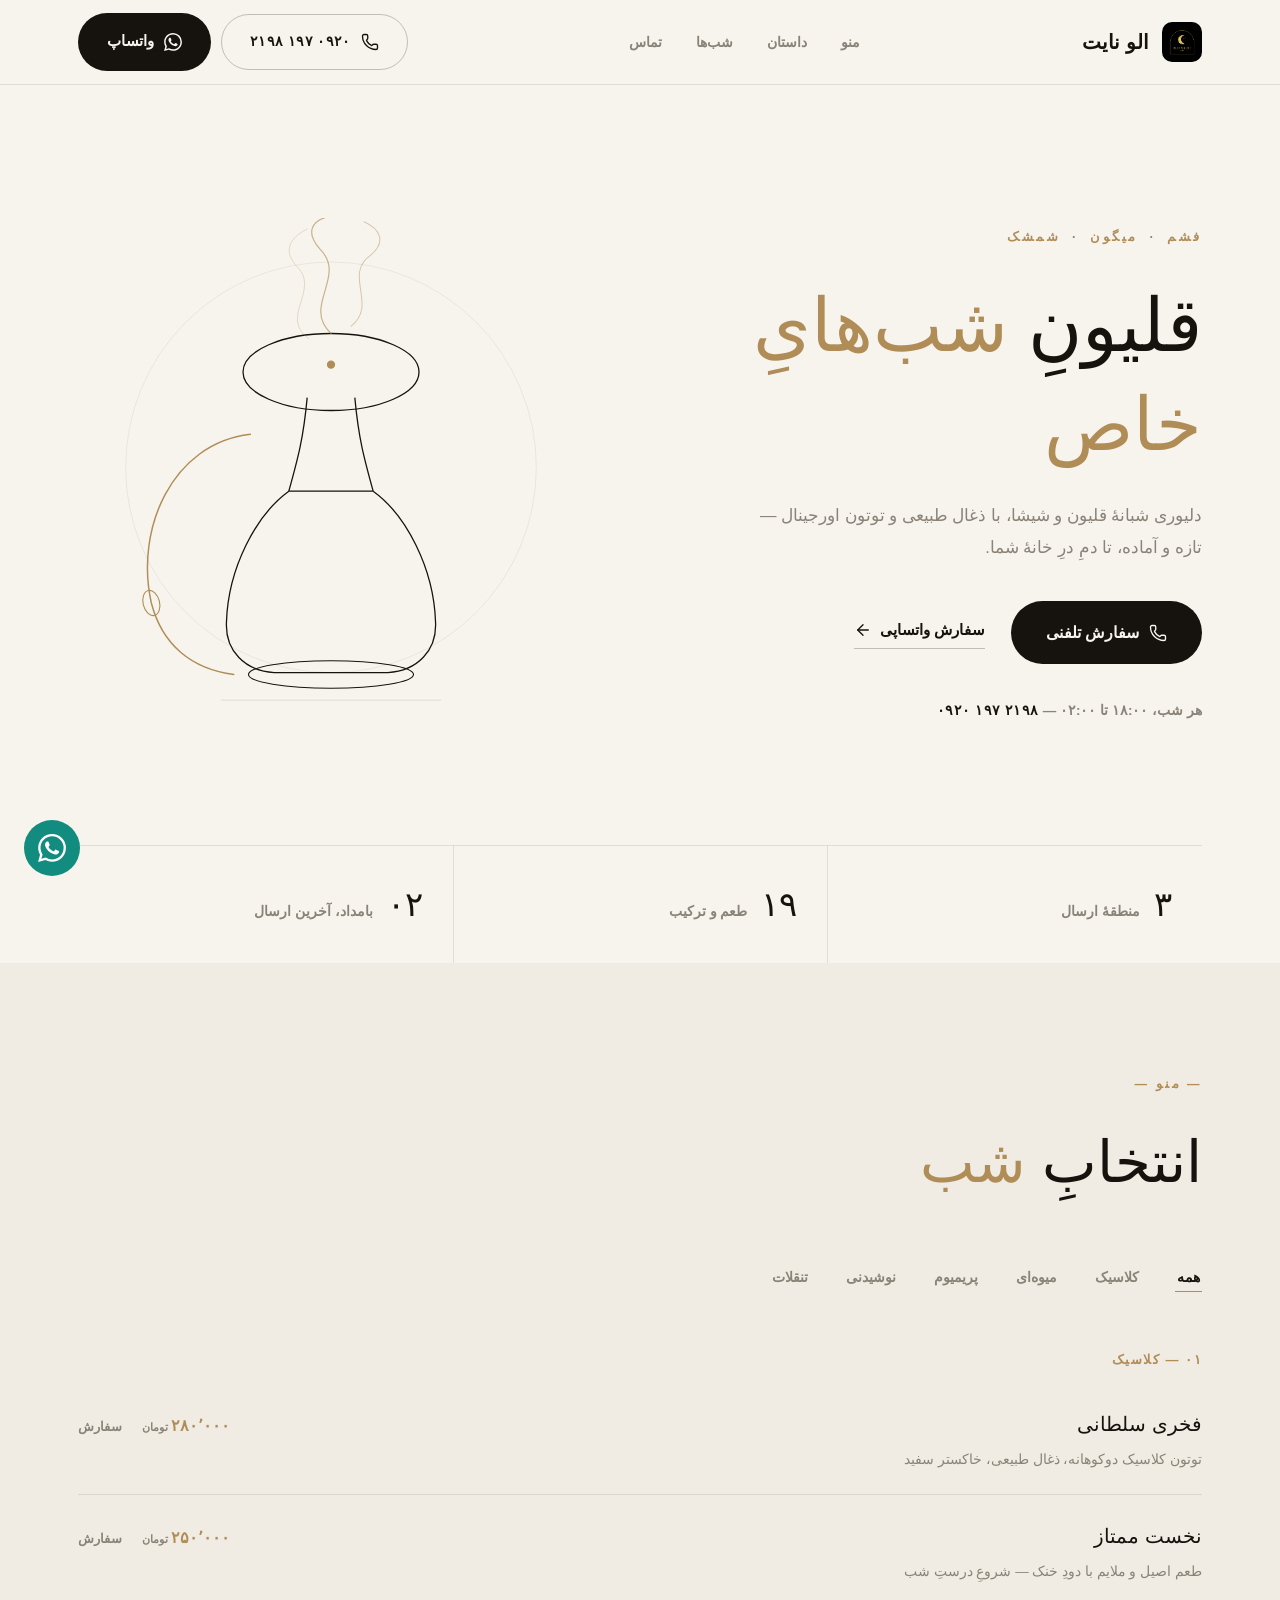
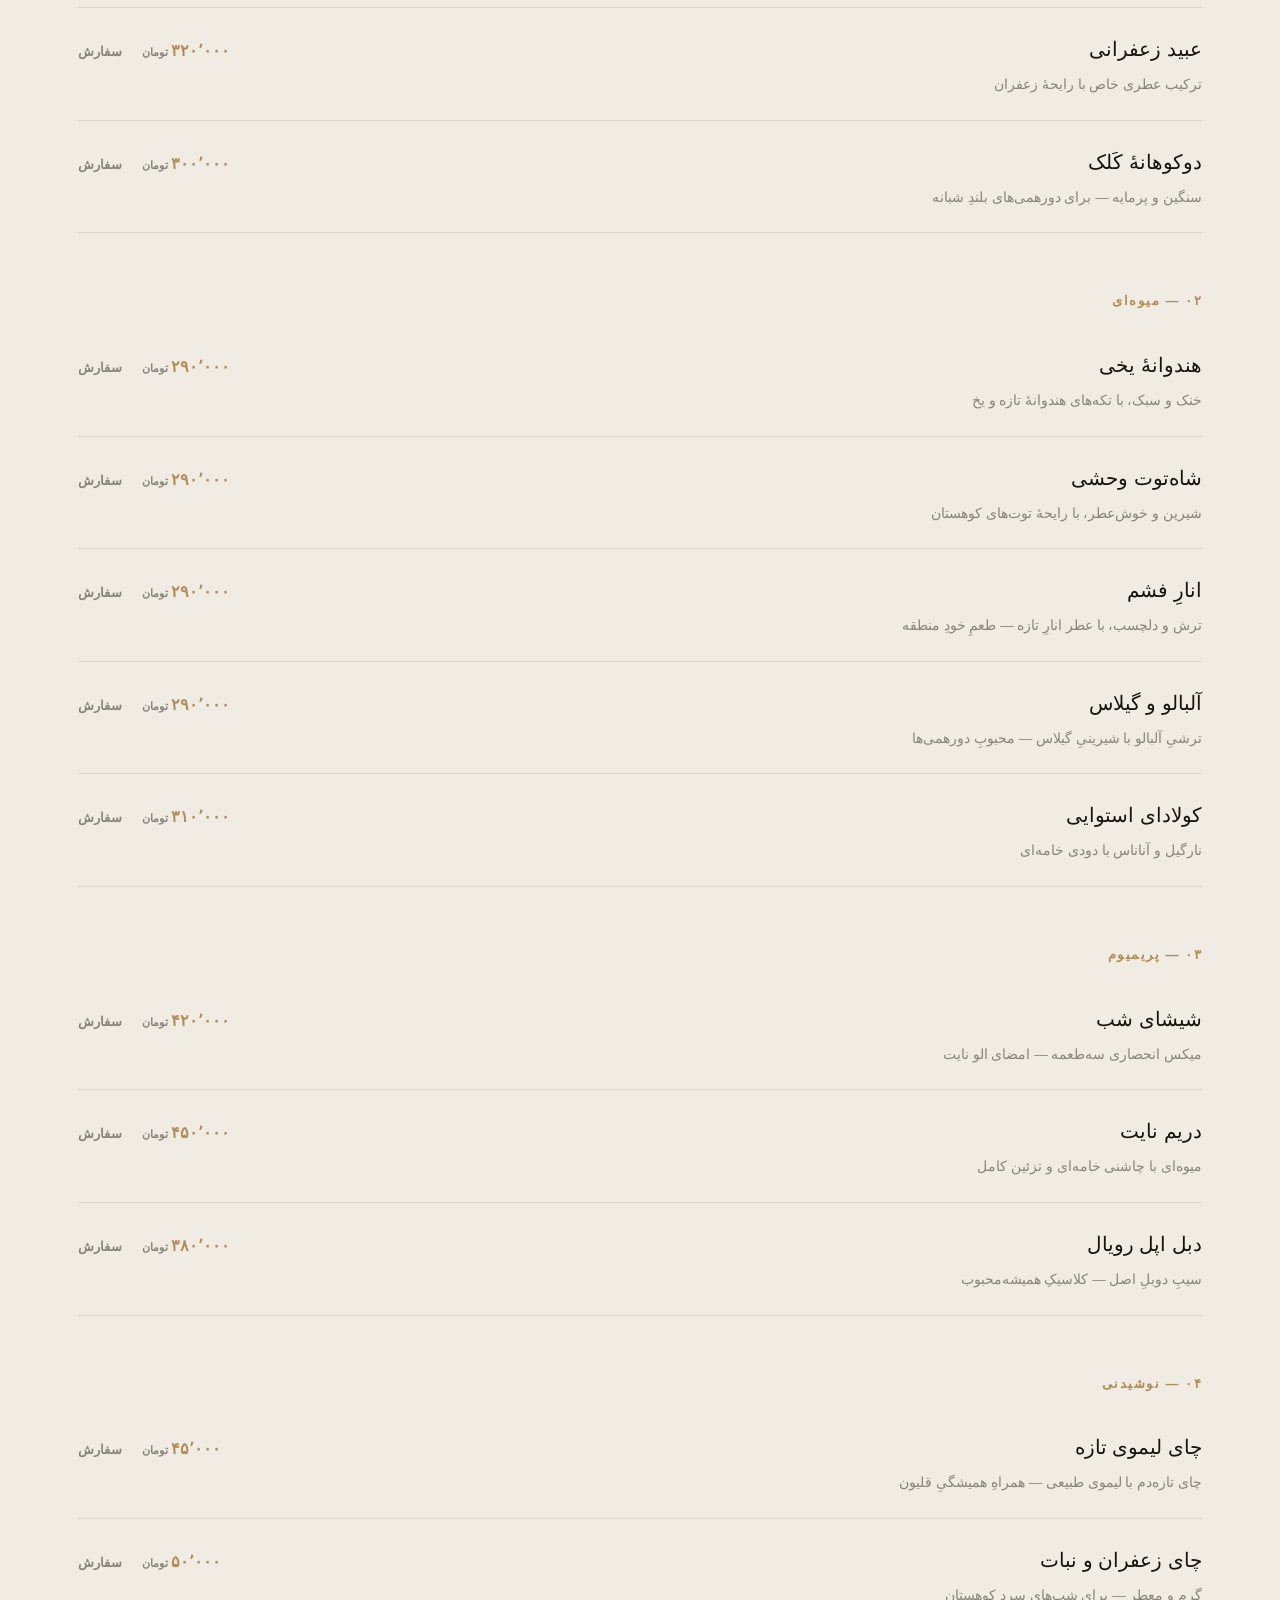
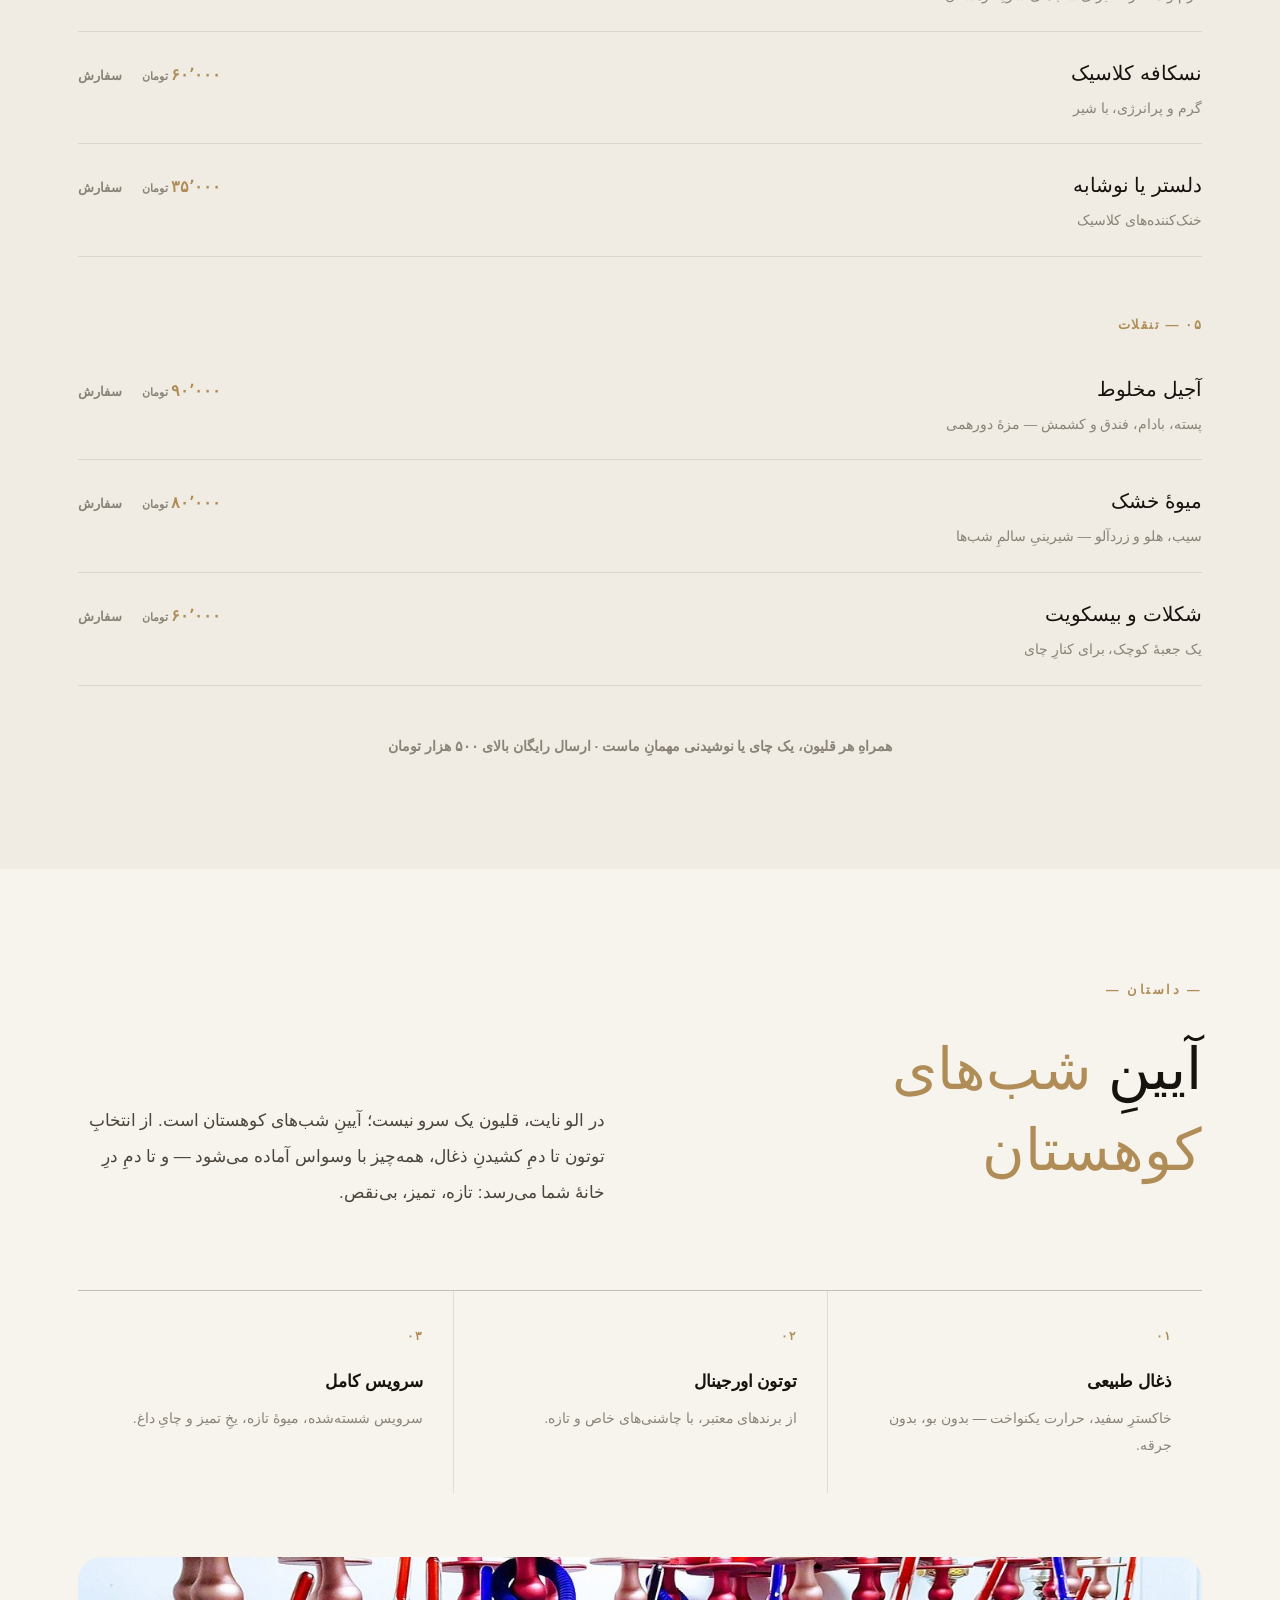
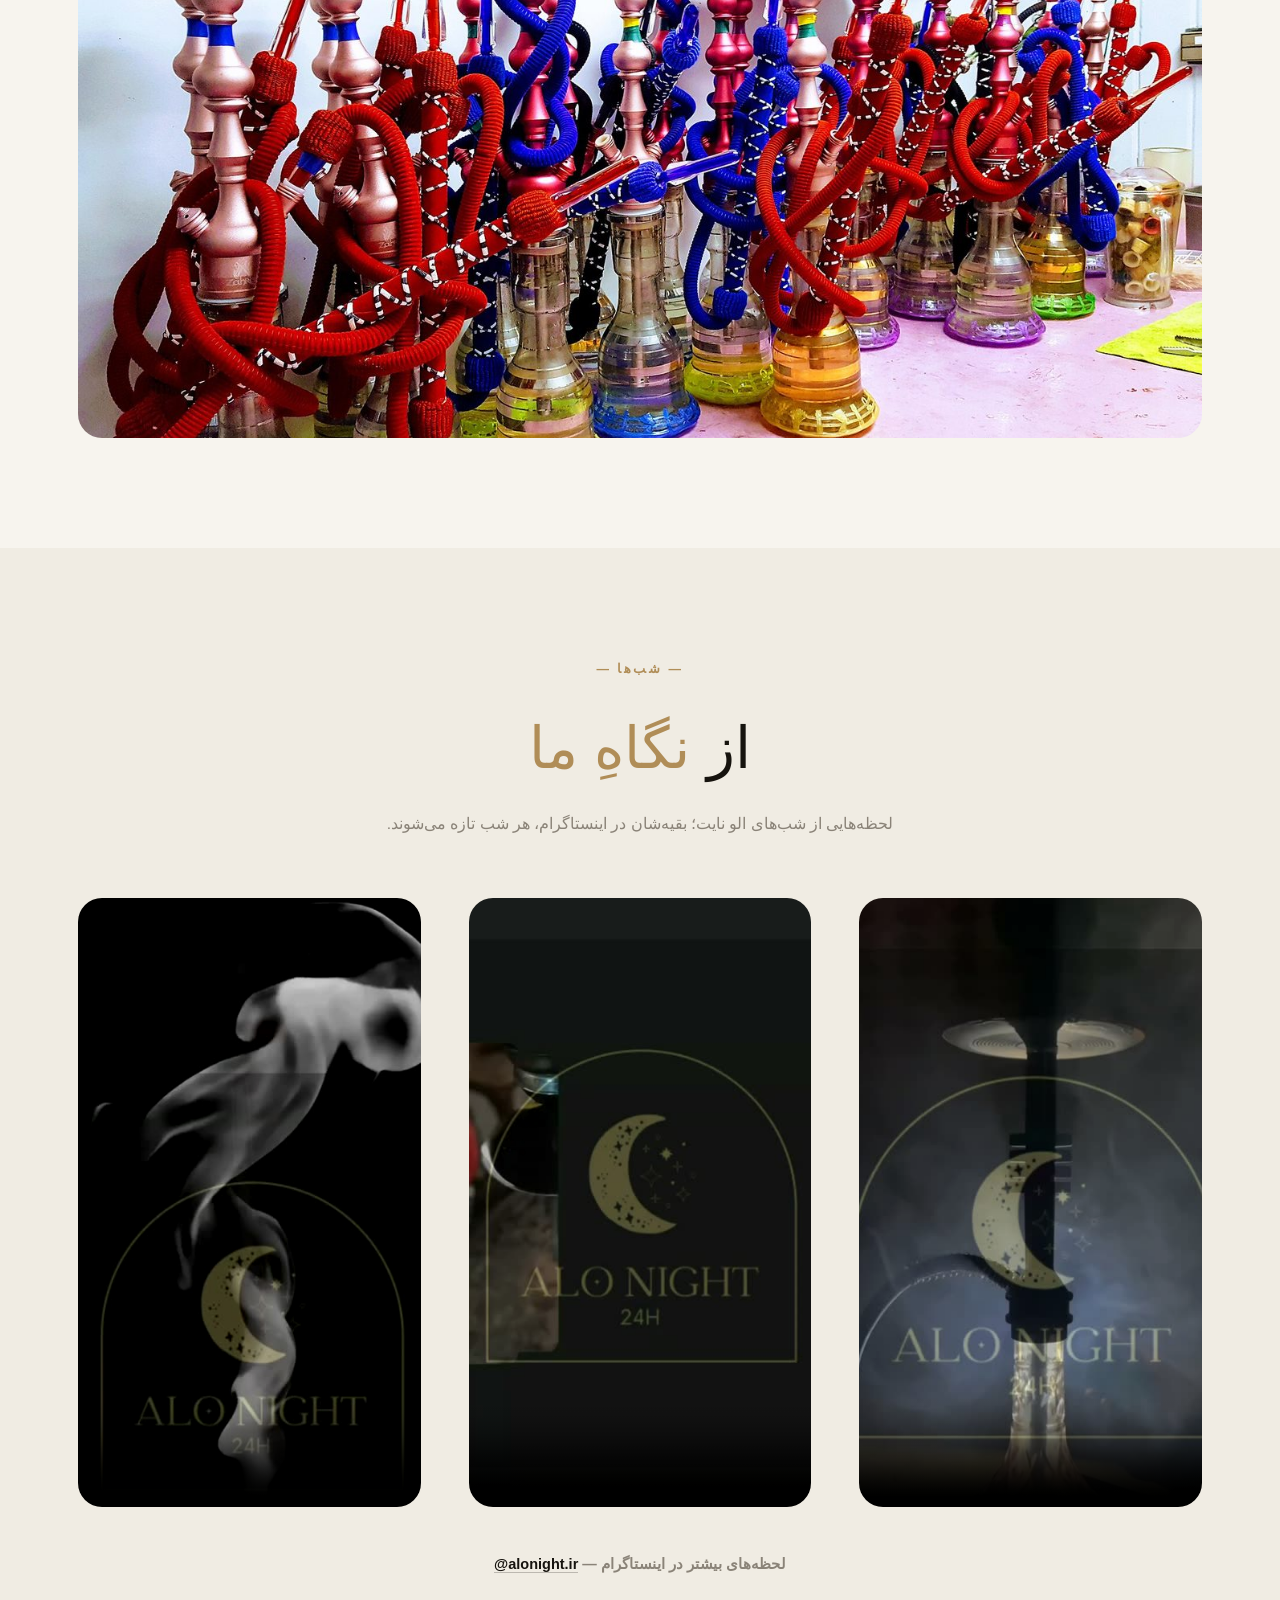
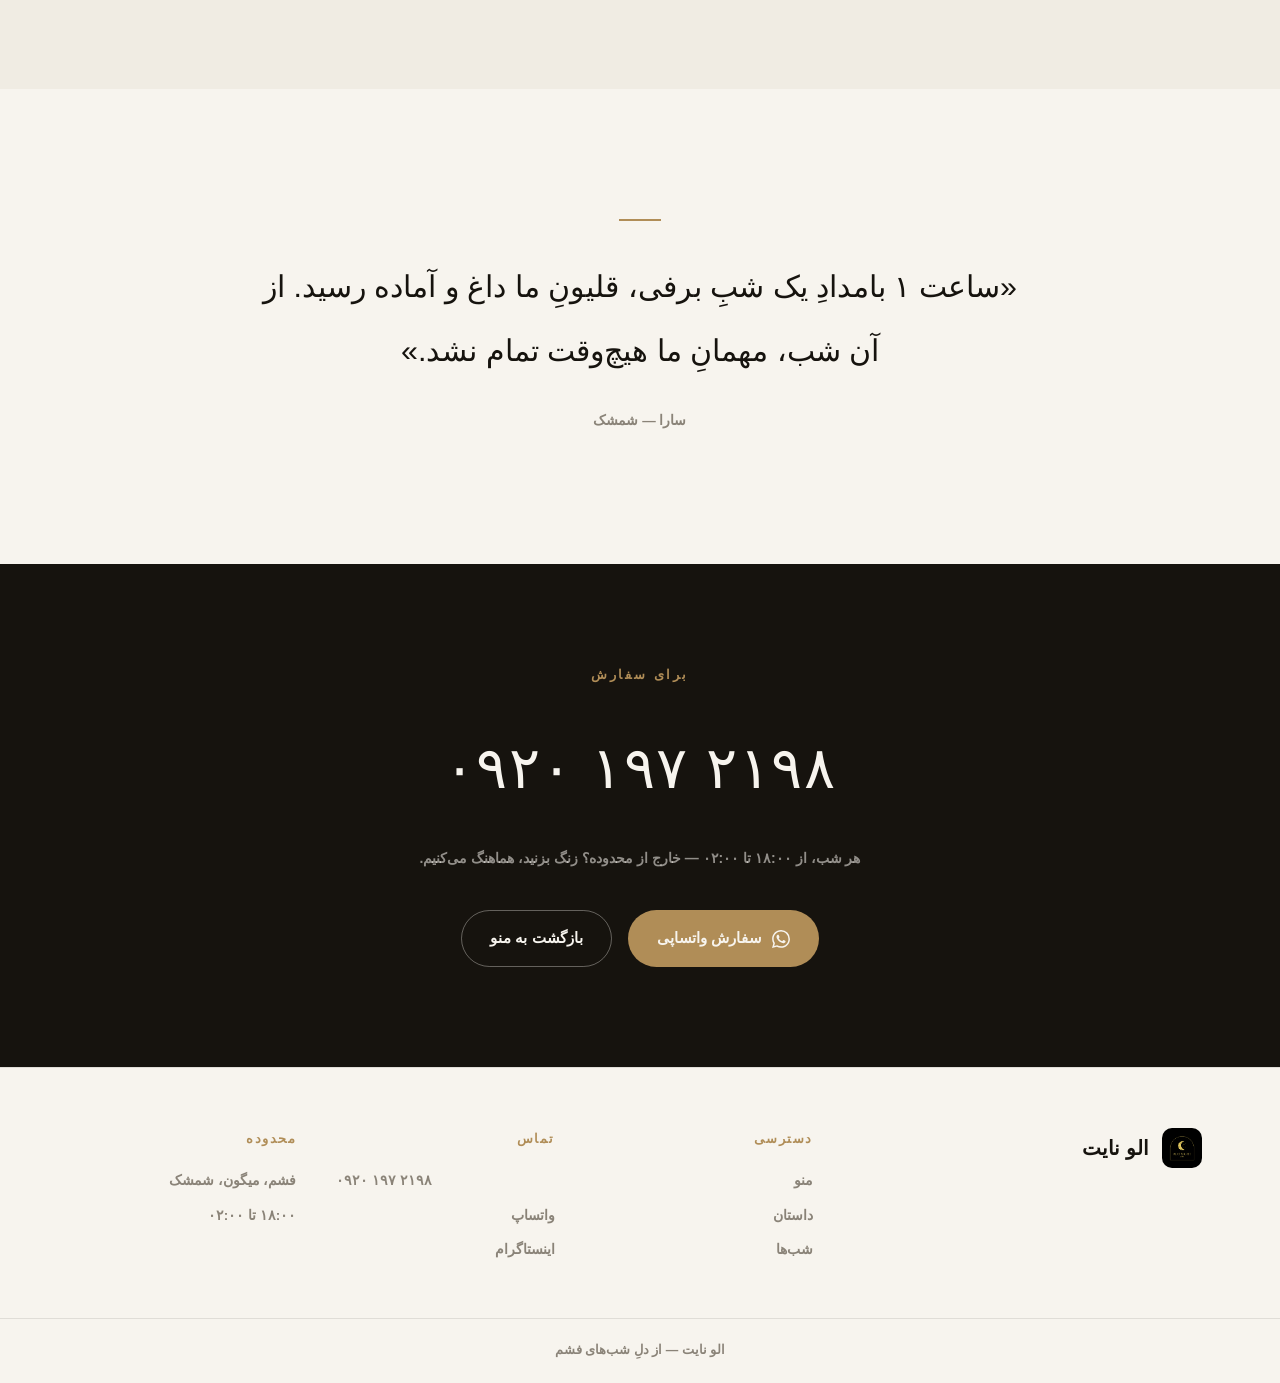
<file: alo night v3/index.html>
<!DOCTYPE html>
<html lang="fa" dir="rtl">
<head>
<meta charset="UTF-8">
<meta name="viewport" content="width=device-width, initial-scale=1.0">
<title>الو نایت — دلیوری قلیون در فشم، میگون و شمشک</title>
<meta name="description" content="قلیونِ شب‌های خاص. ارسال شبانهٔ قلیون و شیشا در فشم، میگون و شمشک — هر شب از ۱۸ تا ۲ بامداد.">
<meta name="theme-color" content="#f7f4ee">
<meta property="og:title" content="الو نایت — قلیونِ شب‌هایِ خاص">
<meta property="og:description" content="ارسال شبانهٔ قلیون در فشم، میگون و شمشک. ذغال طبیعی، توتون اورجینال، هر شب از ۱۸ تا ۲ بامداد.">
<meta property="og:image" content="assets/images/lounge-pipes.jpg">
<link rel="icon" href="assets/favicon.png">
<link rel="stylesheet" href="styles.css">
</head>
<body>

<!-- ============================================================
     الو نایت — نسخهٔ ۳ (لوکس، مدرن، مینیمال)
     ⚠️ برای تغییر شماره تماس، فقط همین دو مقدار را عوض کنید:
     tel:+989201972198  ← شماره تلفن
     wa.me/989201972198 ← شماره واتساپ (با کد کشور، بدون صفر)
     ============================================================ -->

<!-- هدر -->
<header class="site-header" id="siteHeader">
  <div class="container header-inner">
    <a href="#top" class="wordmark" aria-label="الو نایت">
      <img class="logo-img" src="Alo night - 13.png" alt="لوگوی الو نایت">
      <span>الو&nbsp;نایت</span>
    </a>
    <nav class="main-nav" aria-label="ناوبری اصلی">
      <a href="#menu">منو</a>
      <a href="#story">داستان</a>
      <a href="#nights">شب‌ها</a>
      <a href="#contact">تماس</a>
    </nav>
    <div class="header-actions">
      <a href="tel:+989201972198" class="btn btn-line pill header-phone">
        <svg class="ic" viewBox="0 0 24 24" fill="none" stroke="currentColor" stroke-width="1.8" stroke-linecap="round" stroke-linejoin="round"><path d="M13.832 16.568a1 1 0 0 0 1.213-.303l.355-.465A2 2 0 0 1 17 15h3a2 2 0 0 1 2 2v3a2 2 0 0 1-2 2A18 18 0 0 1 2 4a2 2 0 0 1 2-2h3a2 2 0 0 1 2 2v3a2 2 0 0 1-.8 1.6l-.468.351a1 1 0 0 0-.292 1.233 14 14 0 0 0 6.392 6.384"/></svg>
        <span class="phone-num">۰۹۲۰ ۱۹۷ ۲۱۹۸</span>
      </a>
      <a href="https://wa.me/989201972198" target="_blank" rel="noopener" class="btn btn-dark pill header-wa">
        <svg class="ic" viewBox="0 0 24 24" fill="currentColor"><path d="M17.472 14.382c-.297-.149-1.758-.867-2.03-.967-.273-.099-.471-.148-.67.15-.197.297-.767.966-.94 1.164-.173.199-.347.223-.644.075-.297-.15-1.255-.463-2.39-1.475-.883-.788-1.48-1.761-1.653-2.059-.173-.297-.018-.458.13-.606.134-.133.298-.347.446-.52.149-.174.198-.298.298-.497.099-.198.05-.371-.025-.52-.075-.149-.669-1.612-.916-2.207-.242-.579-.487-.5-.669-.51-.173-.008-.371-.01-.57-.01-.198 0-.52.074-.792.372-.272.297-1.04 1.016-1.04 2.479 0 1.462 1.065 2.875 1.213 3.074.149.198 2.096 3.2 5.077 4.487.709.306 1.262.489 1.694.625.712.227 1.36.195 1.871.118.571-.085 1.758-.719 2.006-1.413.248-.694.248-1.289.173-1.413-.074-.124-.272-.198-.57-.347m-5.421 7.403h-.004a9.87 9.87 0 0 1-5.031-1.378l-.361-.214-3.741.982.998-3.648-.235-.374a9.86 9.86 0 0 1-1.51-5.26c.001-5.45 4.436-9.884 9.888-9.884 2.64 0 5.122 1.03 6.988 2.898a9.825 9.825 0 0 1 2.893 6.994c-.003 5.45-4.437 9.884-9.885 9.884m8.413-18.297A11.815 11.815 0 0 0 12.05 0C5.495 0 .16 5.335.157 11.892c0 2.096.547 4.142 1.588 5.945L.057 24l6.305-1.654a11.882 11.882 0 0 0 5.683 1.448h.005c6.554 0 11.89-5.335 11.893-11.893a11.821 11.821 0 0 0-3.48-8.413Z"/></svg>
        <span>واتساپ</span>
      </a>
      <button class="nav-toggle" id="navToggle" aria-label="باز کردن منو" aria-expanded="false">
        <svg viewBox="0 0 24 24" fill="none" stroke="currentColor" stroke-width="1.6" stroke-linecap="round"><path d="M4 8h16M4 16h16"/></svg>
      </button>
    </div>
  </div>
</header>

<!-- منوی موبایل -->
<div class="mobile-menu" id="mobileMenu" aria-hidden="true">
  <button class="mobile-close" id="mobileClose" aria-label="بستن منو">
    <svg viewBox="0 0 24 24" fill="none" stroke="currentColor" stroke-width="1.6" stroke-linecap="round"><path d="M6 6l12 12M18 6L6 18"/></svg>
  </button>
  <nav class="mobile-links" aria-label="ناوبری موبایل">
    <a href="#menu">منو</a>
    <a href="#story">داستان</a>
    <a href="#nights">شب‌ها</a>
    <a href="#contact">تماس</a>
  </nav>
  <div class="mobile-cta">
    <a href="tel:+989201972198" class="btn btn-line pill">تماس تلفنی</a>
    <a href="https://wa.me/989201972198" target="_blank" rel="noopener" class="btn btn-dark pill">واتساپ</a>
  </div>
</div>

<main id="top">

  <!-- ===== هیرو ===== -->
  <section class="hero">
    <div class="container hero-grid">
      <div class="hero-copy">
        <p class="kicker reveal">فشم <span class="dot">·</span> میگون <span class="dot">·</span> شمشک</p>
        <h1 class="hero-title reveal">قلیونِ <span class="gold-light">شب‌هایِ خاص</span></h1>
        <p class="hero-sub reveal">دلیوری شبانهٔ قلیون و شیشا، با ذغال طبیعی و توتون اورجینال — تازه و آماده، تا دمِ درِ خانهٔ شما.</p>
        <div class="hero-cta reveal">
          <a href="tel:+989201972198" class="btn btn-dark btn-lg">
            <svg class="ic" viewBox="0 0 24 24" fill="none" stroke="currentColor" stroke-width="1.8" stroke-linecap="round" stroke-linejoin="round"><path d="M13.832 16.568a1 1 0 0 0 1.213-.303l.355-.465A2 2 0 0 1 17 15h3a2 2 0 0 1 2 2v3a2 2 0 0 1-2 2A18 18 0 0 1 2 4a2 2 0 0 1 2-2h3a2 2 0 0 1 2 2v3a2 2 0 0 1-.8 1.6l-.468.351a1 1 0 0 0-.292 1.233 14 14 0 0 0 6.392 6.384"/></svg>
            سفارش تلفنی
          </a>
          <a href="https://wa.me/989201972198" target="_blank" rel="noopener" class="text-link">
            سفارش واتساپی
            <svg class="ic" viewBox="0 0 24 24" fill="none" stroke="currentColor" stroke-width="1.8" stroke-linecap="round" stroke-linejoin="round"><path d="m12 19-7-7 7-7"/><path d="M19 12H5"/></svg>
          </a>
        </div>
        <p class="hero-meta reveal">هر شب، ۱۸:۰۰ تا ۰۲:۰۰ — <span dir="ltr">۰۹۲۰ ۱۹۷ ۲۱۹۸</span></p>
      </div>
      <div class="hero-art reveal" aria-hidden="true">
        <svg class="line-art" viewBox="0 0 480 560">
          <circle cx="240" cy="272" r="224" fill="none" stroke="rgba(22,19,14,0.07)" stroke-width="1"/>
          <!-- شلنگ -->
          <path d="M152 236 C 66 246 26 340 44 420 C 56 466 88 492 134 498" fill="none" stroke="#b08d57" stroke-width="1.6" stroke-linecap="round"/>
          <ellipse cx="44" cy="420" rx="9" ry="14" fill="none" stroke="#b08d57" stroke-width="1.2" transform="rotate(-14 44 420)"/>
          <!-- سر -->
          <ellipse cx="240" cy="168" rx="96" ry="42" fill="none" stroke="#16130e" stroke-width="1.4"/>
          <!-- گردن -->
          <path d="M214 196 C 210 240 204 262 194 298 L 286 298 C 276 262 270 240 266 196" fill="none" stroke="#16130e" stroke-width="1.4"/>
          <!-- بدنه -->
          <path d="M194 298 C 158 324 128 382 126 440 C 124 472 146 494 178 496 L 302 496 C 334 494 356 472 354 440 C 352 382 322 324 286 298" fill="none" stroke="#16130e" stroke-width="1.4"/>
          <!-- پایه -->
          <ellipse cx="240" cy="498" rx="90" ry="15" fill="none" stroke="#16130e" stroke-width="1.2"/>
          <!-- ذغال -->
          <circle cx="240" cy="160" r="4.5" fill="#b08d57"/>
          <!-- دود -->
          <path d="M240 126 C 208 96 258 64 228 34 C 212 16 218 2 240 -2" fill="none" stroke="#b08d57" stroke-width="1.3" stroke-linecap="round" opacity="0.65"/>
          <path d="M262 118 C 292 94 252 62 284 40 C 300 26 294 12 276 4" fill="none" stroke="#b08d57" stroke-width="1.1" stroke-linecap="round" opacity="0.45"/>
          <path d="M216 132 C 182 108 230 78 202 52 C 188 36 194 22 214 12" fill="none" stroke="#b08d57" stroke-width="1" stroke-linecap="round" opacity="0.3"/>
          <!-- خط زمین -->
          <path d="M120 526 H 360" stroke="rgba(22,19,14,0.12)" stroke-width="1"/>
        </svg>
      </div>
    </div>
    <div class="container">
      <div class="hero-stats reveal">
        <div class="stat"><span class="stat-num">۳</span><span class="stat-label">منطقهٔ ارسال</span></div>
        <div class="stat"><span class="stat-num">۱۹</span><span class="stat-label">طعم و ترکیب</span></div>
        <div class="stat"><span class="stat-num">۰۲</span><span class="stat-label">بامداد، آخرین ارسال</span></div>
      </div>
    </div>
  </section>

  <!-- ===== منو ===== -->
  <section class="section section-paper" id="menu">
    <div class="container">
      <div class="section-head">
        <p class="kicker reveal">— منو —</p>
        <h2 class="section-title reveal">انتخابِ <span class="gold-light">شب</span></h2>
      </div>

      <div class="filter-bar reveal" role="tablist" aria-label="دسته‌بندی منو">
        <button class="filter-pill active" data-filter="all" role="tab" aria-selected="true">همه</button>
        <button class="filter-pill" data-filter="classic" role="tab" aria-selected="false">کلاسیک</button>
        <button class="filter-pill" data-filter="fruity" role="tab" aria-selected="false">میوه‌ای</button>
        <button class="filter-pill" data-filter="premium" role="tab" aria-selected="false">پریمیوم</button>
        <button class="filter-pill" data-filter="drinks" role="tab" aria-selected="false">نوشیدنی</button>
        <button class="filter-pill" data-filter="snacks" role="tab" aria-selected="false">تنقلات</button>
      </div>

      <div class="menu-groups reveal">
        <div class="menu-group" data-group="classic">
          <h4 class="menu-group-title">۰۱ — کلاسیک</h4>
          <div class="menu-row" data-cat="classic">
            <div class="menu-main">
              <div class="menu-line"><h3 class="menu-name">فخری سلطانی</h3><span class="menu-price">۲۸۰٬۰۰۰</span></div>
              <p class="menu-desc">توتون کلاسیک دوکوهانه، ذغال طبیعی، خاکستر سفید</p>
            </div>
            <a class="menu-order" data-item="فخری سلطانی" href="https://wa.me/989201972198" target="_blank" rel="noopener">سفارش</a>
          </div>
          <div class="menu-row" data-cat="classic">
            <div class="menu-main">
              <div class="menu-line"><h3 class="menu-name">نخست ممتاز</h3><span class="menu-price">۲۵۰٬۰۰۰</span></div>
              <p class="menu-desc">طعم اصیل و ملایم با دودِ خنک — شروعِ درستِ شب</p>
            </div>
            <a class="menu-order" data-item="نخست ممتاز" href="https://wa.me/989201972198" target="_blank" rel="noopener">سفارش</a>
          </div>
          <div class="menu-row" data-cat="classic">
            <div class="menu-main">
              <div class="menu-line"><h3 class="menu-name">عبید زعفرانی</h3><span class="menu-price">۳۲۰٬۰۰۰</span></div>
              <p class="menu-desc">ترکیب عطری خاص با رایحهٔ زعفران</p>
            </div>
            <a class="menu-order" data-item="عبید زعفرانی" href="https://wa.me/989201972198" target="_blank" rel="noopener">سفارش</a>
          </div>
          <div class="menu-row" data-cat="classic">
            <div class="menu-main">
              <div class="menu-line"><h3 class="menu-name">دوکوهانهٔ کَلک</h3><span class="menu-price">۳۰۰٬۰۰۰</span></div>
              <p class="menu-desc">سنگین و پرمایه — برای دورهمی‌های بلندِ شبانه</p>
            </div>
            <a class="menu-order" data-item="دوکوهانه کَلک" href="https://wa.me/989201972198" target="_blank" rel="noopener">سفارش</a>
          </div>
        </div>

        <div class="menu-group" data-group="fruity">
          <h4 class="menu-group-title">۰۲ — میوه‌ای</h4>
          <div class="menu-row" data-cat="fruity">
            <div class="menu-main">
              <div class="menu-line"><h3 class="menu-name">هندوانهٔ یخی</h3><span class="menu-price">۲۹۰٬۰۰۰</span></div>
              <p class="menu-desc">خنک و سبک، با تکه‌های هندوانهٔ تازه و یخ</p>
            </div>
            <a class="menu-order" data-item="هندوانه یخی" href="https://wa.me/989201972198" target="_blank" rel="noopener">سفارش</a>
          </div>
          <div class="menu-row" data-cat="fruity">
            <div class="menu-main">
              <div class="menu-line"><h3 class="menu-name">شاه‌توت وحشی</h3><span class="menu-price">۲۹۰٬۰۰۰</span></div>
              <p class="menu-desc">شیرین و خوش‌عطر، با رایحهٔ توت‌های کوهستان</p>
            </div>
            <a class="menu-order" data-item="شاه‌توت وحشی" href="https://wa.me/989201972198" target="_blank" rel="noopener">سفارش</a>
          </div>
          <div class="menu-row" data-cat="fruity">
            <div class="menu-main">
              <div class="menu-line"><h3 class="menu-name">انارِ فشم</h3><span class="menu-price">۲۹۰٬۰۰۰</span></div>
              <p class="menu-desc">ترش و دلچسب، با عطر انارِ تازه — طعمِ خودِ منطقه</p>
            </div>
            <a class="menu-order" data-item="انار فشم" href="https://wa.me/989201972198" target="_blank" rel="noopener">سفارش</a>
          </div>
          <div class="menu-row" data-cat="fruity">
            <div class="menu-main">
              <div class="menu-line"><h3 class="menu-name">آلبالو و گیلاس</h3><span class="menu-price">۲۹۰٬۰۰۰</span></div>
              <p class="menu-desc">ترشیِ آلبالو با شیرینیِ گیلاس — محبوبِ دورهمی‌ها</p>
            </div>
            <a class="menu-order" data-item="آلبالو و گیلاس" href="https://wa.me/989201972198" target="_blank" rel="noopener">سفارش</a>
          </div>
          <div class="menu-row" data-cat="fruity">
            <div class="menu-main">
              <div class="menu-line"><h3 class="menu-name">کولادای استوایی</h3><span class="menu-price">۳۱۰٬۰۰۰</span></div>
              <p class="menu-desc">نارگیل و آناناس با دودی خامه‌ای</p>
            </div>
            <a class="menu-order" data-item="کولادای استوایی" href="https://wa.me/989201972198" target="_blank" rel="noopener">سفارش</a>
          </div>
        </div>

        <div class="menu-group" data-group="premium">
          <h4 class="menu-group-title">۰۳ — پریمیوم</h4>
          <div class="menu-row" data-cat="premium">
            <div class="menu-main">
              <div class="menu-line"><h3 class="menu-name">شیشای شب</h3><span class="menu-price">۴۲۰٬۰۰۰</span></div>
              <p class="menu-desc">میکس انحصاری سه‌طعمه — امضای الو نایت</p>
            </div>
            <a class="menu-order" data-item="شیشای شب" href="https://wa.me/989201972198" target="_blank" rel="noopener">سفارش</a>
          </div>
          <div class="menu-row" data-cat="premium">
            <div class="menu-main">
              <div class="menu-line"><h3 class="menu-name">دریم نایت</h3><span class="menu-price">۴۵۰٬۰۰۰</span></div>
              <p class="menu-desc">میوه‌ای با چاشنی خامه‌ای و تزئین کامل</p>
            </div>
            <a class="menu-order" data-item="دریم نایت" href="https://wa.me/989201972198" target="_blank" rel="noopener">سفارش</a>
          </div>
          <div class="menu-row" data-cat="premium">
            <div class="menu-main">
              <div class="menu-line"><h3 class="menu-name">دبل اپل رویال</h3><span class="menu-price">۳۸۰٬۰۰۰</span></div>
              <p class="menu-desc">سیبِ دوبلِ اصل — کلاسیکِ همیشه‌محبوب</p>
            </div>
            <a class="menu-order" data-item="دبل اپل رویال" href="https://wa.me/989201972198" target="_blank" rel="noopener">سفارش</a>
          </div>
        </div>

        <div class="menu-group" data-group="drinks">
          <h4 class="menu-group-title">۰۴ — نوشیدنی</h4>
          <div class="menu-row" data-cat="drinks">
            <div class="menu-main">
              <div class="menu-line"><h3 class="menu-name">چای لیموی تازه</h3><span class="menu-price">۴۵٬۰۰۰</span></div>
              <p class="menu-desc">چای تازه‌دم با لیموی طبیعی — همراهِ همیشگیِ قلیون</p>
            </div>
            <a class="menu-order" data-item="چای لیموی تازه" href="https://wa.me/989201972198" target="_blank" rel="noopener">سفارش</a>
          </div>
          <div class="menu-row" data-cat="drinks">
            <div class="menu-main">
              <div class="menu-line"><h3 class="menu-name">چای زعفران و نبات</h3><span class="menu-price">۵۰٬۰۰۰</span></div>
              <p class="menu-desc">گرم و معطر — برای شب‌های سردِ کوهستان</p>
            </div>
            <a class="menu-order" data-item="چای زعفران و نبات" href="https://wa.me/989201972198" target="_blank" rel="noopener">سفارش</a>
          </div>
          <div class="menu-row" data-cat="drinks">
            <div class="menu-main">
              <div class="menu-line"><h3 class="menu-name">نسکافه کلاسیک</h3><span class="menu-price">۶۰٬۰۰۰</span></div>
              <p class="menu-desc">گرم و پرانرژی، با شیر</p>
            </div>
            <a class="menu-order" data-item="نسکافه کلاسیک" href="https://wa.me/989201972198" target="_blank" rel="noopener">سفارش</a>
          </div>
          <div class="menu-row" data-cat="drinks">
            <div class="menu-main">
              <div class="menu-line"><h3 class="menu-name">دلستر یا نوشابه</h3><span class="menu-price">۳۵٬۰۰۰</span></div>
              <p class="menu-desc">خنک‌کننده‌های کلاسیک</p>
            </div>
            <a class="menu-order" data-item="دلستر یا نوشابه" href="https://wa.me/989201972198" target="_blank" rel="noopener">سفارش</a>
          </div>
        </div>

        <div class="menu-group" data-group="snacks">
          <h4 class="menu-group-title">۰۵ — تنقلات</h4>
          <div class="menu-row" data-cat="snacks">
            <div class="menu-main">
              <div class="menu-line"><h3 class="menu-name">آجیل مخلوط</h3><span class="menu-price">۹۰٬۰۰۰</span></div>
              <p class="menu-desc">پسته، بادام، فندق و کشمش — مزهٔ دورهمی</p>
            </div>
            <a class="menu-order" data-item="آجیل مخلوط" href="https://wa.me/989201972198" target="_blank" rel="noopener">سفارش</a>
          </div>
          <div class="menu-row" data-cat="snacks">
            <div class="menu-main">
              <div class="menu-line"><h3 class="menu-name">میوهٔ خشک</h3><span class="menu-price">۸۰٬۰۰۰</span></div>
              <p class="menu-desc">سیب، هلو و زردآلو — شیرینیِ سالمِ شب‌ها</p>
            </div>
            <a class="menu-order" data-item="میوه خشک" href="https://wa.me/989201972198" target="_blank" rel="noopener">سفارش</a>
          </div>
          <div class="menu-row" data-cat="snacks">
            <div class="menu-main">
              <div class="menu-line"><h3 class="menu-name">شکلات و بیسکویت</h3><span class="menu-price">۶۰٬۰۰۰</span></div>
              <p class="menu-desc">یک جعبهٔ کوچک، برای کنارِ چای</p>
            </div>
            <a class="menu-order" data-item="شکلات و بیسکویت" href="https://wa.me/989201972198" target="_blank" rel="noopener">سفارش</a>
          </div>
        </div>
      </div>

      <p class="menu-note reveal">همراهِ هر قلیون، یک چای یا نوشیدنی مهمانِ ماست · ارسال رایگان بالای ۵۰۰ هزار تومان</p>
    </div>
  </section>

  <!-- ===== داستان ===== -->
  <section class="section" id="story">
    <div class="container story-grid">
      <div class="story-copy reveal">
        <p class="kicker">— داستان —</p>
        <h2 class="section-title">آیینِ <span class="gold-light">شب‌های کوهستان</span></h2>
      </div>
      <div class="story-text reveal">
        <p>در الو نایت، قلیون یک سرو نیست؛ آیینِ شب‌های کوهستان است. از انتخابِ توتون تا دمِ کشیدنِ ذغال، همه‌چیز با وسواس آماده می‌شود — و تا دمِ درِ خانهٔ شما می‌رسد: تازه، تمیز، بی‌نقص.</p>
      </div>
    </div>
    <div class="container">
      <div class="story-feats reveal">
        <div class="feat">
          <span class="feat-num">۰۱</span>
          <h3>ذغال طبیعی</h3>
          <p>خاکسترِ سفید، حرارت یکنواخت — بدون بو، بدون جرقه.</p>
        </div>
        <div class="feat">
          <span class="feat-num">۰۲</span>
          <h3>توتون اورجینال</h3>
          <p>از برندهای معتبر، با چاشنی‌های خاص و تازه.</p>
        </div>
        <div class="feat">
          <span class="feat-num">۰۳</span>
          <h3>سرویس کامل</h3>
          <p>سرویس شسته‌شده، میوهٔ تازه، یخِ تمیز و چایِ داغ.</p>
        </div>
      </div>
    </div>
    <div class="container">
      <img class="story-photo reveal" src="assets/images/lounge-pipes.jpg" alt="قلیون‌های آماده در لانژ" loading="lazy">
    </div>
  </section>

  <!-- ===== شب‌ها — ویدیو ===== -->
  <section class="section section-paper" id="nights">
    <div class="container">
      <div class="section-head center">
        <p class="kicker reveal">— شب‌ها —</p>
        <h2 class="section-title reveal">از <span class="gold-light">نگاهِ ما</span></h2>
        <p class="section-body reveal">لحظه‌هایی از شب‌های الو نایت؛ بقیه‌شان در اینستاگرام، هر شب تازه می‌شوند.</p>
      </div>

      <div class="nights-grid">
        <figure class="night reveal">
          <video controls preload="none" poster="assets/videos/IMG_1994.jpg">
            <source src="https://github.com/sadeghanisi/alo-night/releases/download/site-media/v3-IMG_1994.mp4" type="video/mp4">
          </video>
        </figure>
        <figure class="night reveal">
          <video controls preload="none" poster="assets/videos/IMG_1992.jpg">
              <source src="https://github.com/sadeghanisi/alo-night/releases/download/site-media/v3-IMG_1992.mp4" type="video/mp4">
          </video>
        </figure>
        <figure class="night reveal">
          <video controls preload="none" poster="assets/videos/IMG_2001.jpg">
              <source src="https://github.com/sadeghanisi/alo-night/releases/download/site-media/v3-IMG_2001.mp4" type="video/mp4">
          </video>
        </figure>
      </div>

      <p class="ig-line reveal">
        لحظه‌های بیشتر در اینستاگرام — <a href="https://instagram.com/alonight.ir" target="_blank" rel="noopener"><span dir="ltr">@alonight.ir</span></a>
      </p>
    </div>
  </section>

  <!-- ===== نقل‌قول ===== -->
  <section class="section quote-section">
    <div class="container">
      <figure class="big-quote reveal">
        <span class="quote-rule"></span>
        <blockquote>«ساعت ۱ بامدادِ یک شبِ برفی، قلیونِ ما داغ و آماده رسید. از آن شب، مهمانِ ما هیچ‌وقت تمام نشد.»</blockquote>
        <figcaption>سارا — شمشک</figcaption>
      </figure>
    </div>
  </section>

  <!-- ===== تماس ===== -->
  <section class="band band-dark" id="contact">
    <div class="container band-inner">
      <p class="kicker kicker-light reveal">برای سفارش</p>
      <a href="tel:+989201972198" class="big-phone reveal" dir="ltr">۰۹۲۰ ۱۹۷ ۲۱۹۸</a>
      <p class="band-note reveal">هر شب، از ۱۸:۰۰ تا ۰۲:۰۰ — خارج از محدوده؟ زنگ بزنید، هماهنگ می‌کنیم.</p>
      <div class="band-cta reveal">
        <a href="https://wa.me/989201972198" target="_blank" rel="noopener" class="btn btn-gold">
          <svg class="ic" viewBox="0 0 24 24" fill="currentColor"><path d="M17.472 14.382c-.297-.149-1.758-.867-2.03-.967-.273-.099-.471-.148-.67.15-.197.297-.767.966-.94 1.164-.173.199-.347.223-.644.075-.297-.15-1.255-.463-2.39-1.475-.883-.788-1.48-1.761-1.653-2.059-.173-.297-.018-.458.13-.606.134-.133.298-.347.446-.52.149-.174.198-.298.298-.497.099-.198.05-.371-.025-.52-.075-.149-.669-1.612-.916-2.207-.242-.579-.487-.5-.669-.51-.173-.008-.371-.01-.57-.01-.198 0-.52.074-.792.372-.272.297-1.04 1.016-1.04 2.479 0 1.462 1.065 2.875 1.213 3.074.149.198 2.096 3.2 5.077 4.487.709.306 1.262.489 1.694.625.712.227 1.36.195 1.871.118.571-.085 1.758-.719 2.006-1.413.248-.694.248-1.289.173-1.413-.074-.124-.272-.198-.57-.347m-5.421 7.403h-.004a9.87 9.87 0 0 1-5.031-1.378l-.361-.214-3.741.982.998-3.648-.235-.374a9.86 9.86 0 0 1-1.51-5.26c.001-5.45 4.436-9.884 9.888-9.884 2.64 0 5.122 1.03 6.988 2.898a9.825 9.825 0 0 1 2.893 6.994c-.003 5.45-4.437 9.884-9.885 9.884m8.413-18.297A11.815 11.815 0 0 0 12.05 0C5.495 0 .16 5.335.157 11.892c0 2.096.547 4.142 1.588 5.945L.057 24l6.305-1.654a11.882 11.882 0 0 0 5.683 1.448h.005c6.554 0 11.89-5.335 11.893-11.893a11.821 11.821 0 0 0-3.48-8.413Z"/></svg>
          سفارش واتساپی
        </a>
        <a href="#menu" class="btn btn-line-light">بازگشت به منو</a>
      </div>
    </div>
  </section>

</main>

<!-- ===== فوتر ===== -->
<footer class="site-footer">
  <div class="container footer-grid">
    <div class="footer-brand">
      <a href="#top" class="wordmark">
        <img class="logo-img" src="Alo night - 13.png" alt="لوگوی الو نایت">
        <span>الو&nbsp;نایت</span>
      </a>
    </div>
    <div class="footer-col">
      <h4>دسترسی</h4>
      <a href="#menu">منو</a>
      <a href="#story">داستان</a>
      <a href="#nights">شب‌ها</a>
    </div>
    <div class="footer-col">
      <h4>تماس</h4>
      <a href="tel:+989201972198" dir="ltr">۰۹۲۰ ۱۹۷ ۲۱۹۸</a>
      <a href="https://wa.me/989201972198" target="_blank" rel="noopener">واتساپ</a>
      <a href="https://instagram.com/alonight.ir" target="_blank" rel="noopener">اینستاگرام</a>
    </div>
    <div class="footer-col">
      <h4>محدوده</h4>
      <p>فشم، میگون، شمشک</p>
      <p>۱۸:۰۰ تا ۰۲:۰۰</p>
    </div>
  </div>
  <div class="footer-bottom">
    <div class="container">
      <p>الو نایت — از دلِ شب‌های فشم</p>
    </div>
  </div>
</footer>

<!-- دکمه شناور واتساپ -->
<a href="https://wa.me/989201972198" target="_blank" rel="noopener" class="wa-float" aria-label="سفارش واتساپی">
  <svg viewBox="0 0 24 24" fill="currentColor"><path d="M17.472 14.382c-.297-.149-1.758-.867-2.03-.967-.273-.099-.471-.148-.67.15-.197.297-.767.966-.94 1.164-.173.199-.347.223-.644.075-.297-.15-1.255-.463-2.39-1.475-.883-.788-1.48-1.761-1.653-2.059-.173-.297-.018-.458.13-.606.134-.133.298-.347.446-.52.149-.174.198-.298.298-.497.099-.198.05-.371-.025-.52-.075-.149-.669-1.612-.916-2.207-.242-.579-.487-.5-.669-.51-.173-.008-.371-.01-.57-.01-.198 0-.52.074-.792.372-.272.297-1.04 1.016-1.04 2.479 0 1.462 1.065 2.875 1.213 3.074.149.198 2.096 3.2 5.077 4.487.709.306 1.262.489 1.694.625.712.227 1.36.195 1.871.118.571-.085 1.758-.719 2.006-1.413.248-.694.248-1.289.173-1.413-.074-.124-.272-.198-.57-.347m-5.421 7.403h-.004a9.87 9.87 0 0 1-5.031-1.378l-.361-.214-3.741.982.998-3.648-.235-.374a9.86 9.86 0 0 1-1.51-5.26c.001-5.45 4.436-9.884 9.888-9.884 2.64 0 5.122 1.03 6.988 2.898a9.825 9.825 0 0 1 2.893 6.994c-.003 5.45-4.437 9.884-9.885 9.884m8.413-18.297A11.815 11.815 0 0 0 12.05 0C5.495 0 .16 5.335.157 11.892c0 2.096.547 4.142 1.588 5.945L.057 24l6.305-1.654a11.882 11.882 0 0 0 5.683 1.448h.005c6.554 0 11.89-5.335 11.893-11.893a11.821 11.821 0 0 0-3.48-8.413Z"/></svg>
</a>

<script src="script.js"></script>
</body>
</html>
</file>
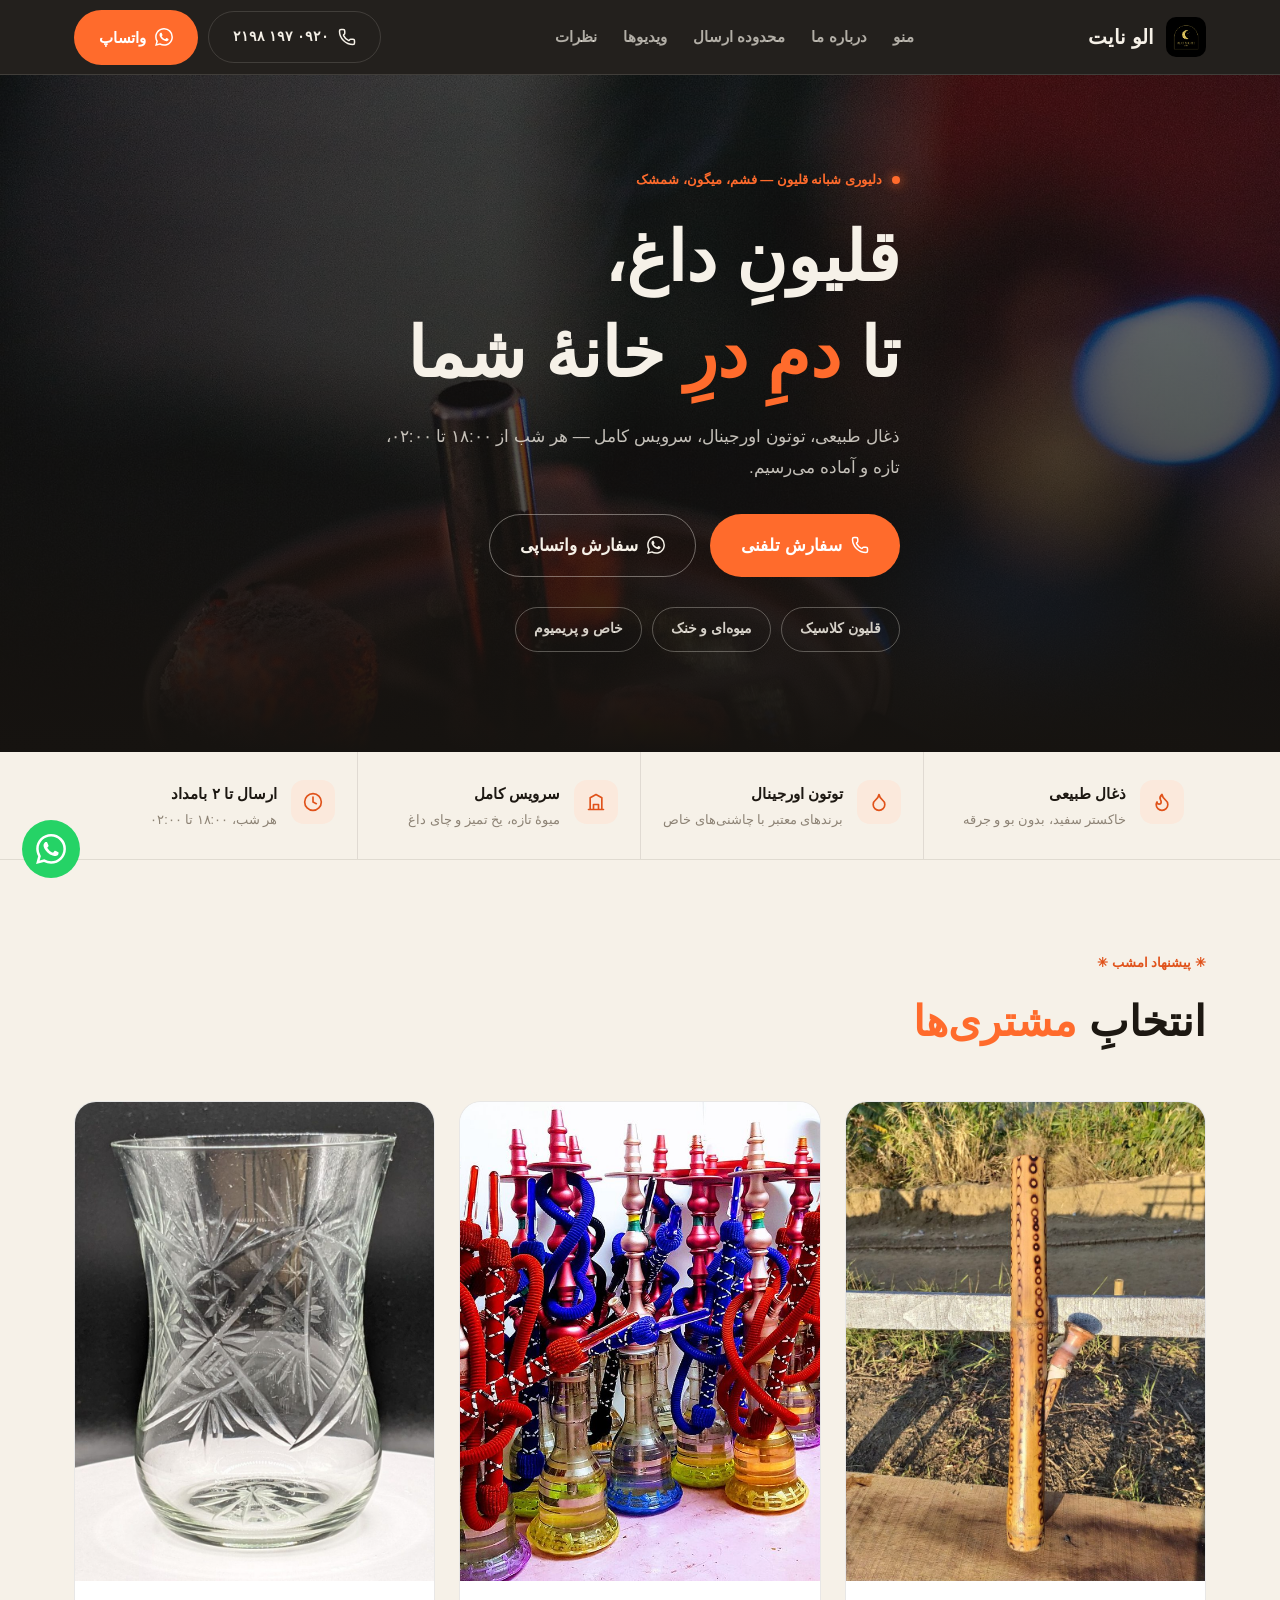
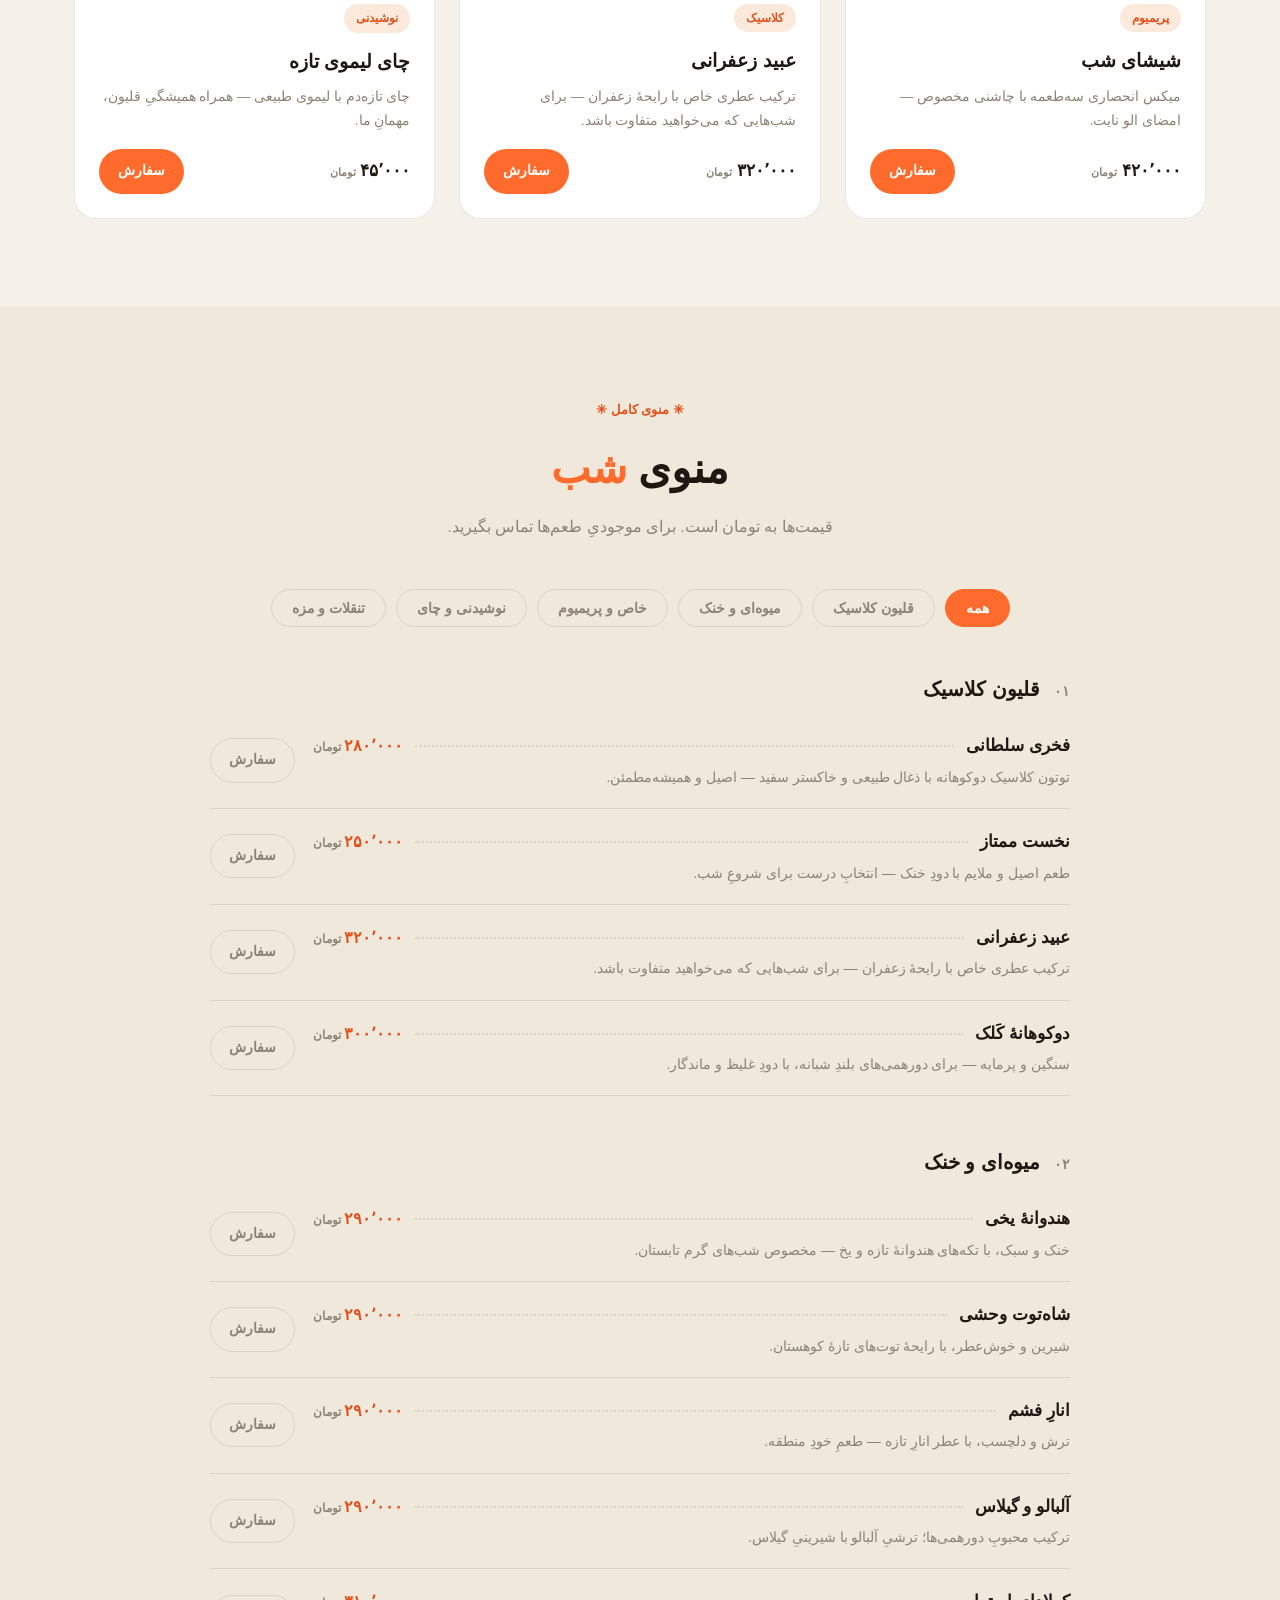
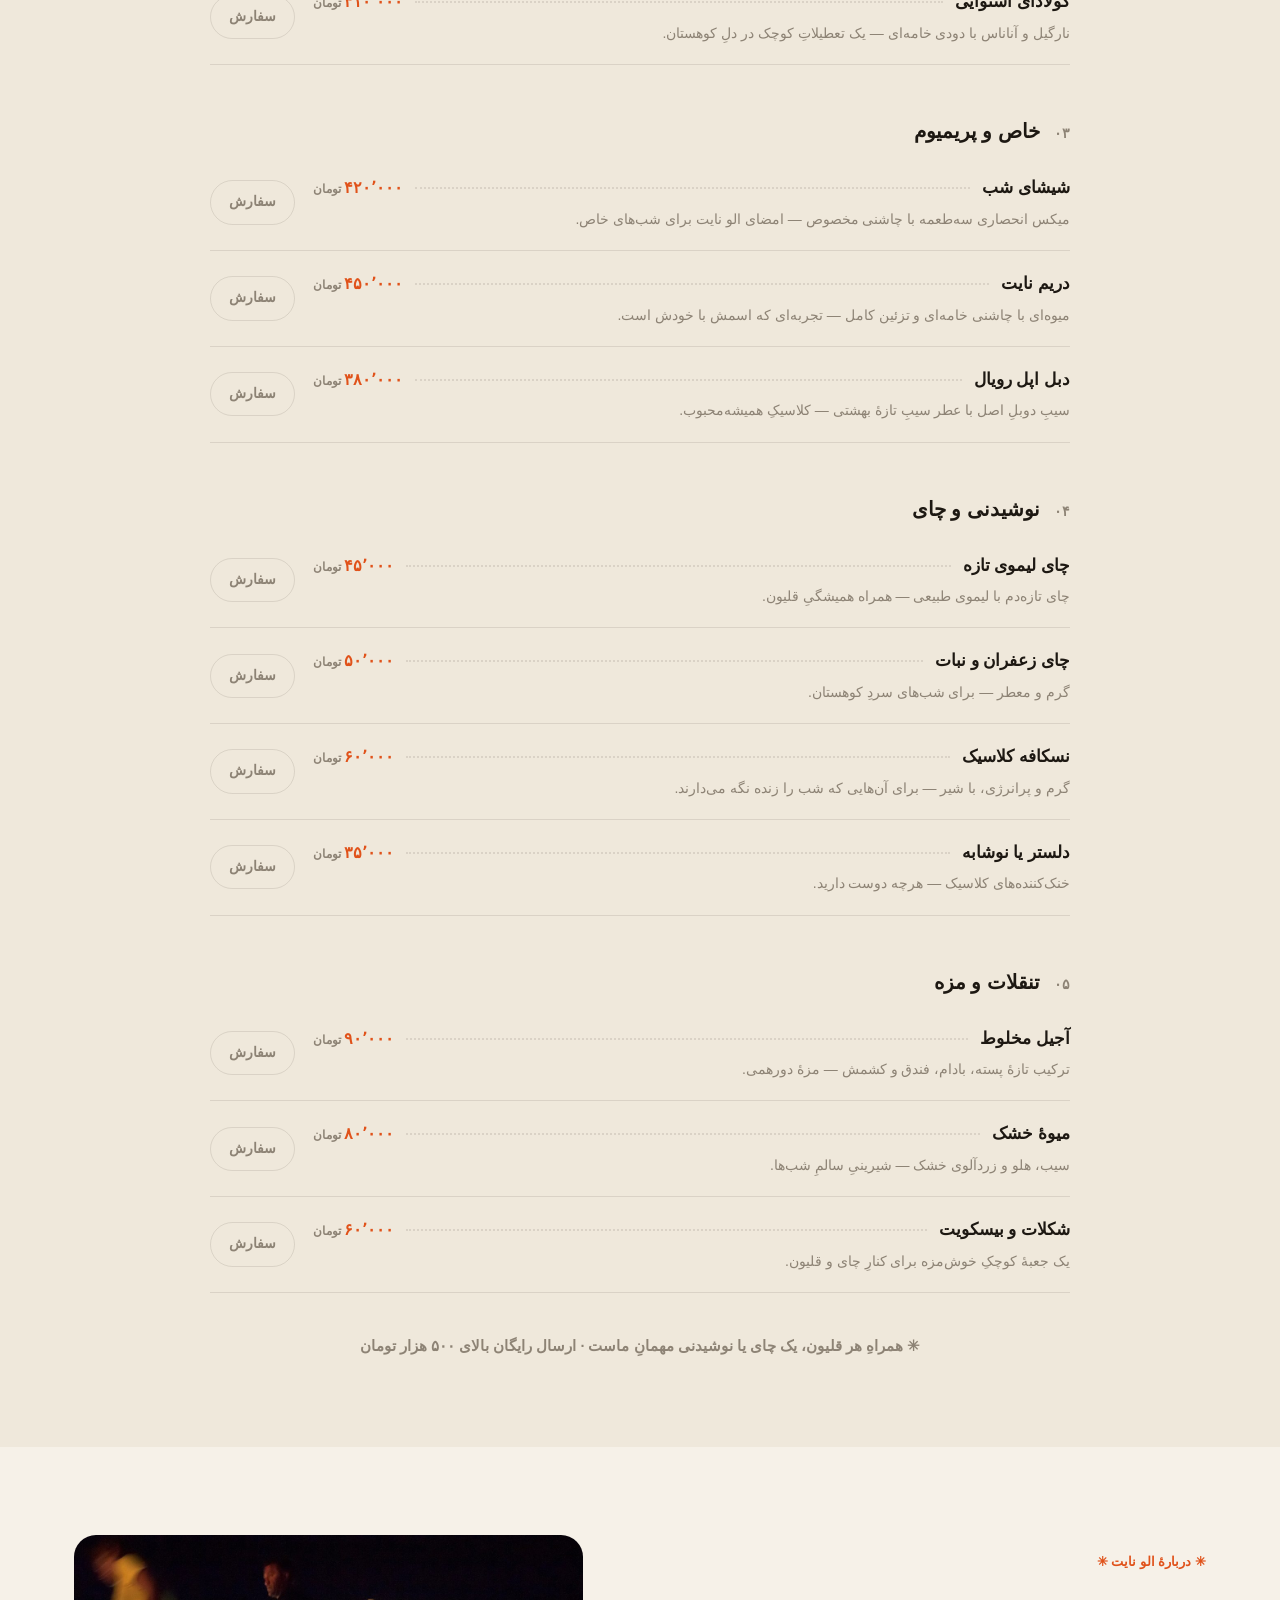
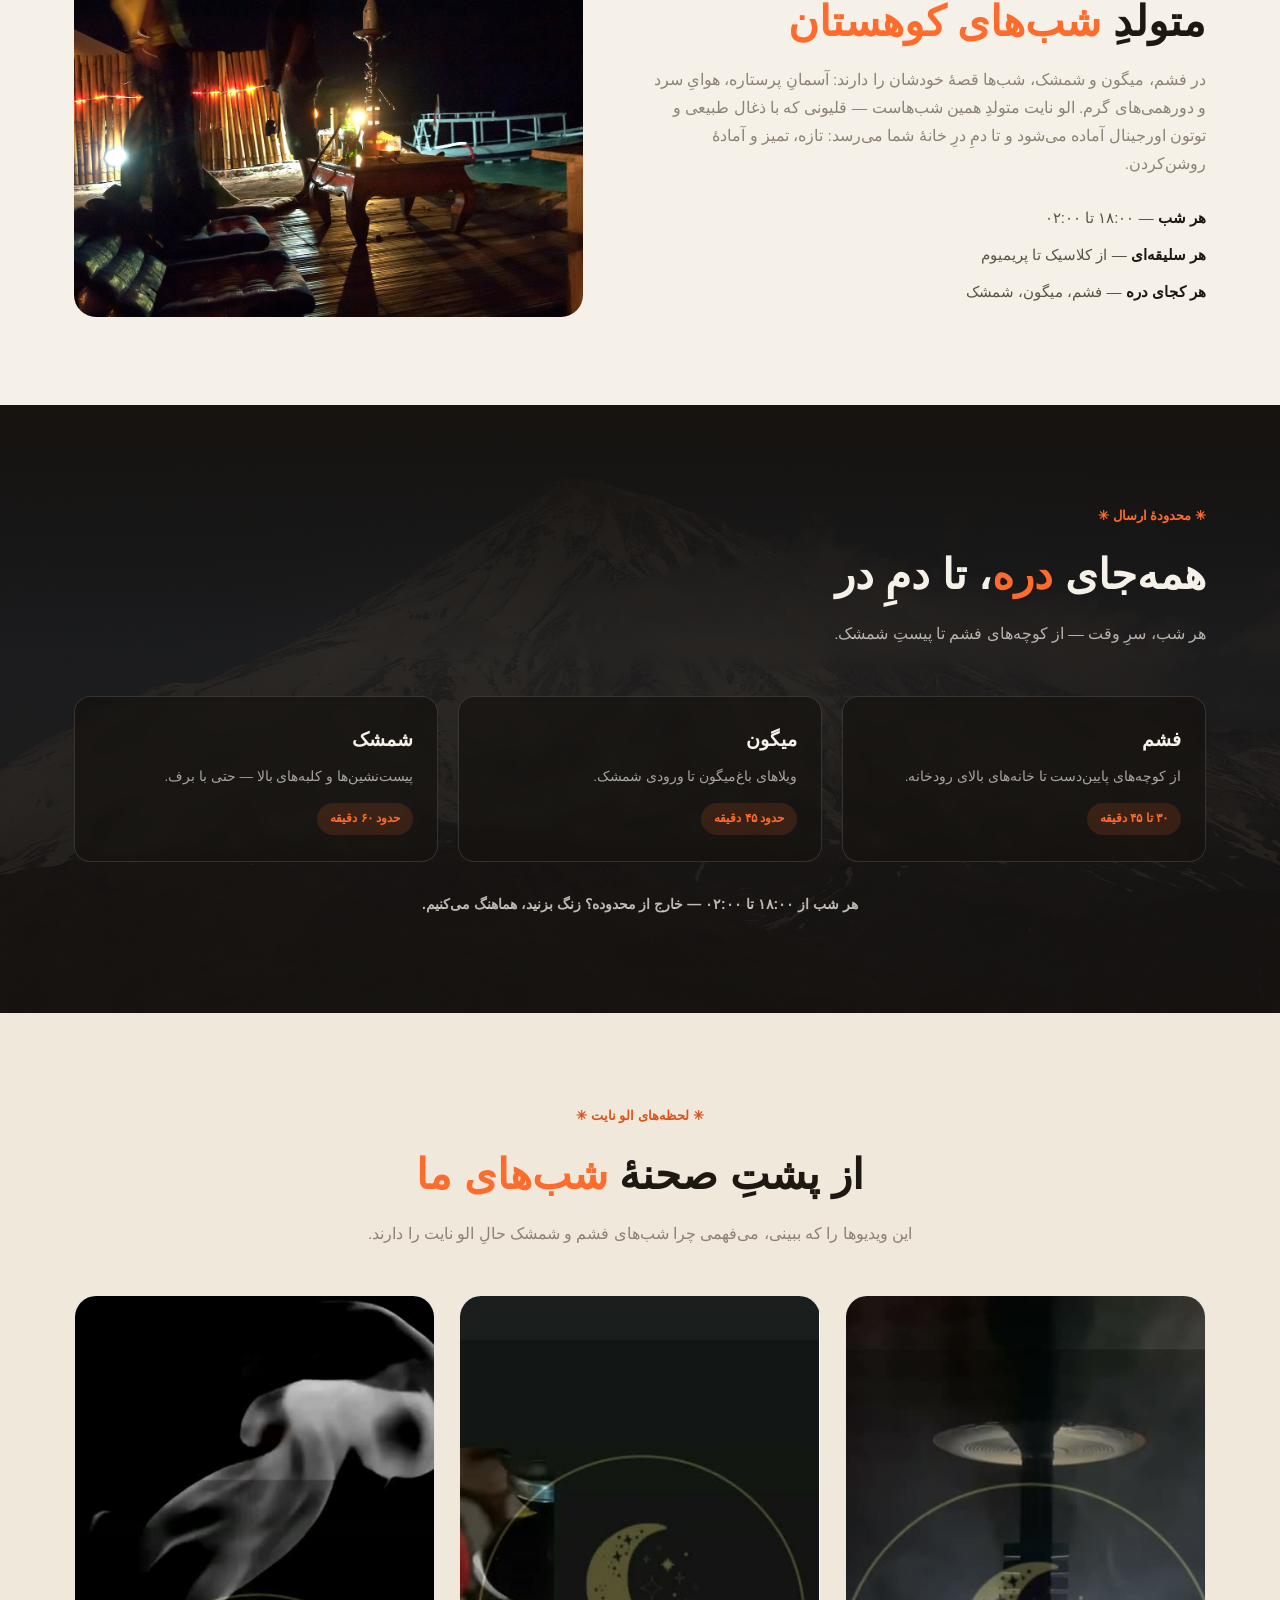
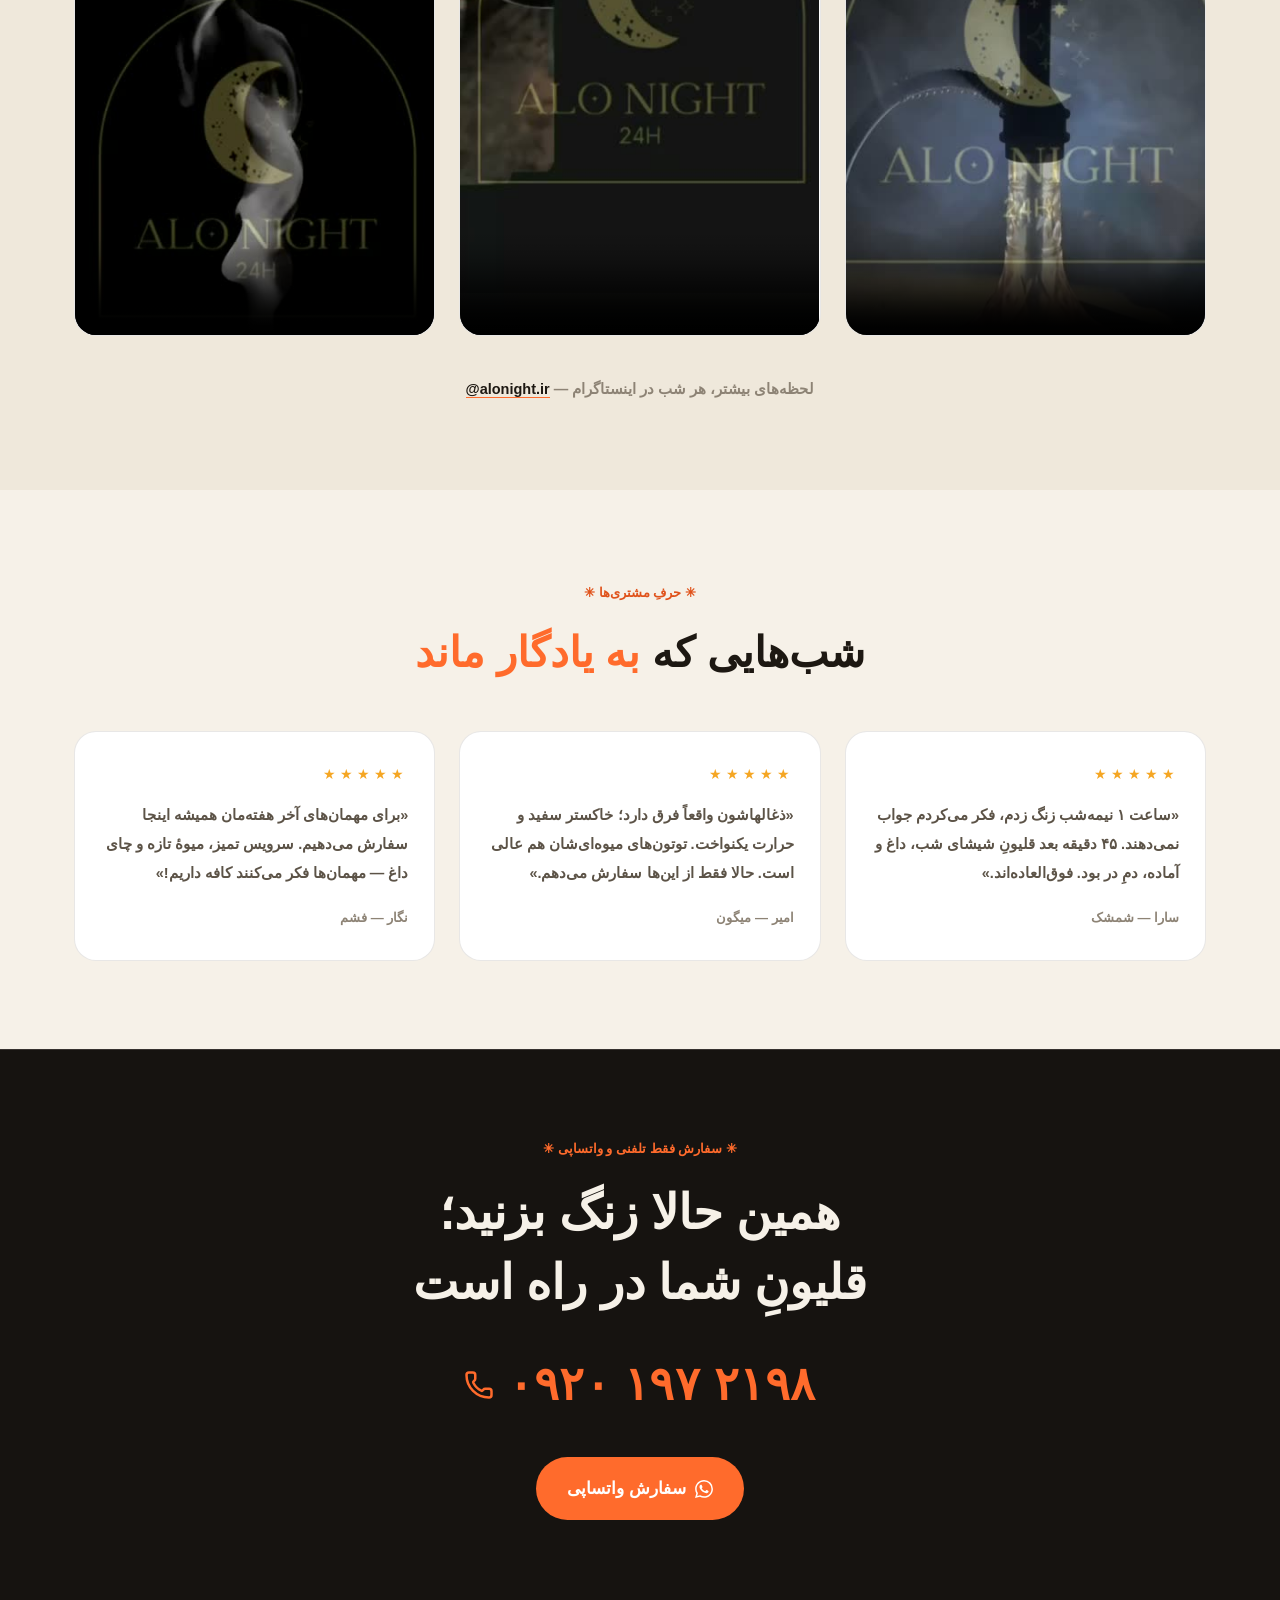
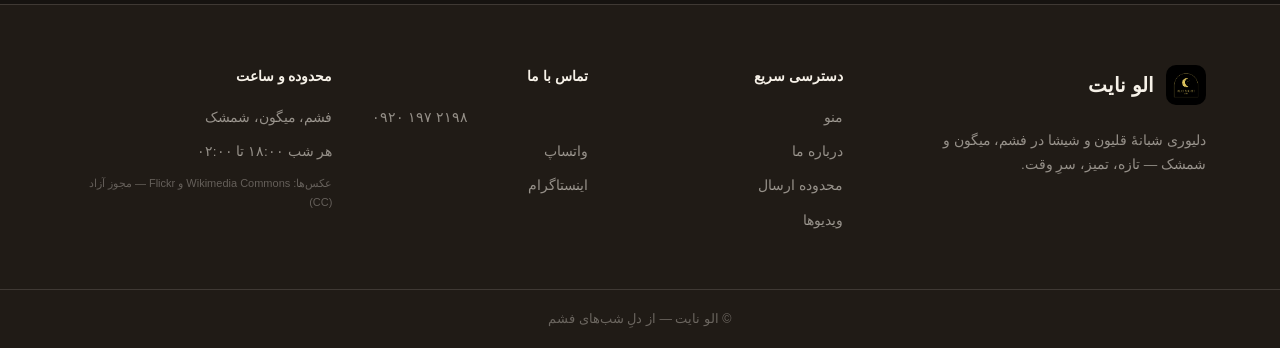
<file: alo night v4/index.html>
<!DOCTYPE html>
<html lang="fa" dir="rtl">
<head>
<meta charset="UTF-8">
<meta name="viewport" content="width=device-width, initial-scale=1.0">
<title>الو نایت — دلیوری شبانه قلیون | فشم، میگون، شمشک</title>
<meta name="description" content="دلیوری شبانه قلیون و شیشا در فشم، میگون و شمشک. ذغال طبیعی، توتون اورجینال، ارسال تا ۲ بامداد — سفارش تلفنی یا واتساپی.">
<meta name="theme-color" content="#161310">
<meta property="og:title" content="الو نایت — قلیونِ داغ، تا دمِ درِ خانه شما">
<meta property="og:description" content="دلیوری شبانه قلیون در فشم، میگون و شمشک — هر شب از ۱۸ تا ۲ بامداد.">
<meta property="og:image" content="assets/images/hero-coals.jpg">
<link rel="icon" href="assets/favicon.png">
<link rel="stylesheet" href="styles.css">
</head>
<body>

<!-- ============================================================
     الو نایت — نسخهٔ ۴ (دلیوری مدرن با عکس‌های واقعی)
     عکس‌ها: Wikimedia Commons / Flickr (مجوز آزاد) — منابع در فوتر
     ⚠️ شماره تماس: tel:+989201972198 / wa.me/989201972198
     ============================================================ -->

<!-- هدر -->
<header class="site-header" id="siteHeader">
  <div class="container header-inner">
    <a href="#top" class="wordmark" aria-label="الو نایت">
      <img class="logo-img" src="Alo night - 13.png" alt="لوگوی الو نایت">
      <span>الو&nbsp;نایت</span>
    </a>
    <nav class="main-nav" aria-label="ناوبری اصلی">
      <a href="#menu">منو</a>
      <a href="#about">درباره ما</a>
      <a href="#area">محدوده ارسال</a>
      <a href="#nights">ویدیوها</a>
      <a href="#reviews">نظرات</a>
    </nav>
    <div class="header-actions">
      <a href="tel:+989201972198" class="btn btn-line pill header-phone">
        <svg class="ic" viewBox="0 0 24 24" fill="none" stroke="currentColor" stroke-width="2" stroke-linecap="round" stroke-linejoin="round"><path d="M13.832 16.568a1 1 0 0 0 1.213-.303l.355-.465A2 2 0 0 1 17 15h3a2 2 0 0 1 2 2v3a2 2 0 0 1-2 2A18 18 0 0 1 2 4a2 2 0 0 1 2-2h3a2 2 0 0 1 2 2v3a2 2 0 0 1-.8 1.6l-.468.351a1 1 0 0 0-.292 1.233 14 14 0 0 0 6.392 6.384"/></svg>
        <span class="phone-num">۰۹۲۰ ۱۹۷ ۲۱۹۸</span>
      </a>
      <a href="https://wa.me/989201972198" target="_blank" rel="noopener" class="btn btn-ember pill header-wa">
        <svg class="ic" viewBox="0 0 24 24" fill="currentColor"><path d="M17.472 14.382c-.297-.149-1.758-.867-2.03-.967-.273-.099-.471-.148-.67.15-.197.297-.767.966-.94 1.164-.173.199-.347.223-.644.075-.297-.15-1.255-.463-2.39-1.475-.883-.788-1.48-1.761-1.653-2.059-.173-.297-.018-.458.13-.606.134-.133.298-.347.446-.52.149-.174.198-.298.298-.497.099-.198.05-.371-.025-.52-.075-.149-.669-1.612-.916-2.207-.242-.579-.487-.5-.669-.51-.173-.008-.371-.01-.57-.01-.198 0-.52.074-.792.372-.272.297-1.04 1.016-1.04 2.479 0 1.462 1.065 2.875 1.213 3.074.149.198 2.096 3.2 5.077 4.487.709.306 1.262.489 1.694.625.712.227 1.36.195 1.871.118.571-.085 1.758-.719 2.006-1.413.248-.694.248-1.289.173-1.413-.074-.124-.272-.198-.57-.347m-5.421 7.403h-.004a9.87 9.87 0 0 1-5.031-1.378l-.361-.214-3.741.982.998-3.648-.235-.374a9.86 9.86 0 0 1-1.51-5.26c.001-5.45 4.436-9.884 9.888-9.884 2.64 0 5.122 1.03 6.988 2.898a9.825 9.825 0 0 1 2.893 6.994c-.003 5.45-4.437 9.884-9.885 9.884m8.413-18.297A11.815 11.815 0 0 0 12.05 0C5.495 0 .16 5.335.157 11.892c0 2.096.547 4.142 1.588 5.945L.057 24l6.305-1.654a11.882 11.882 0 0 0 5.683 1.448h.005c6.554 0 11.89-5.335 11.893-11.893a11.821 11.821 0 0 0-3.48-8.413Z"/></svg>
        <span>واتساپ</span>
      </a>
      <button class="nav-toggle" id="navToggle" aria-label="باز کردن منو" aria-expanded="false">
        <svg viewBox="0 0 24 24" fill="none" stroke="currentColor" stroke-width="2.2" stroke-linecap="round"><path d="M4 7h16M4 12h16M4 17h10"/></svg>
      </button>
    </div>
  </div>
</header>

<!-- منوی موبایل -->
<div class="mobile-menu" id="mobileMenu" aria-hidden="true">
  <button class="mobile-close" id="mobileClose" aria-label="بستن منو">
    <svg viewBox="0 0 24 24" fill="none" stroke="currentColor" stroke-width="2.2" stroke-linecap="round"><path d="M6 6l12 12M18 6L6 18"/></svg>
  </button>
  <nav class="mobile-links" aria-label="ناوبری موبایل">
    <a href="#menu">منو</a>
    <a href="#about">درباره ما</a>
    <a href="#area">محدوده ارسال</a>
    <a href="#nights">ویدیوها</a>
    <a href="#reviews">نظرات</a>
  </nav>
  <div class="mobile-cta">
    <a href="tel:+989201972198" class="btn btn-line pill">تماس تلفنی</a>
    <a href="https://wa.me/989201972198" target="_blank" rel="noopener" class="btn btn-ember pill">واتساپ</a>
  </div>
</div>

<main id="top">

  <!-- ===== هیرو — عکس تمام‌عرض ===== -->
  <section class="hero">
    <img class="hero-bg" src="assets/images/hero-coals.jpg" alt="قلیون در شب با ذغال‌های درخشان" fetchpriority="high">
    <div class="hero-overlay" aria-hidden="true"></div>
    <div class="container hero-inner">
      <div class="hero-copy">
        <p class="badge reveal">
          <span class="badge-dot"></span> دلیوری شبانه قلیون — فشم، میگون، شمشک
        </p>
        <h1 class="hero-title reveal">قلیونِ داغ،<br>تا <span class="accent-ember">دمِ درِ</span> خانهٔ شما</h1>
        <p class="hero-sub reveal">ذغال طبیعی، توتون اورجینال، سرویس کامل — هر شب از ۱۸:۰۰ تا ۰۲:۰۰، تازه و آماده می‌رسیم.</p>
        <div class="hero-cta reveal">
          <a href="tel:+989201972198" class="btn btn-ember btn-lg">
            <svg class="ic" viewBox="0 0 24 24" fill="none" stroke="currentColor" stroke-width="2" stroke-linecap="round" stroke-linejoin="round"><path d="M13.832 16.568a1 1 0 0 0 1.213-.303l.355-.465A2 2 0 0 1 17 15h3a2 2 0 0 1 2 2v3a2 2 0 0 1-2 2A18 18 0 0 1 2 4a2 2 0 0 1 2-2h3a2 2 0 0 1 2 2v3a2 2 0 0 1-.8 1.6l-.468.351a1 1 0 0 0-.292 1.233 14 14 0 0 0 6.392 6.384"/></svg>
            سفارش تلفنی
          </a>
          <a href="https://wa.me/989201972198" target="_blank" rel="noopener" class="btn btn-ghost btn-lg">
            <svg class="ic" viewBox="0 0 24 24" fill="currentColor"><path d="M17.472 14.382c-.297-.149-1.758-.867-2.03-.967-.273-.099-.471-.148-.67.15-.197.297-.767.966-.94 1.164-.173.199-.347.223-.644.075-.297-.15-1.255-.463-2.39-1.475-.883-.788-1.48-1.761-1.653-2.059-.173-.297-.018-.458.13-.606.134-.133.298-.347.446-.52.149-.174.198-.298.298-.497.099-.198.05-.371-.025-.52-.075-.149-.669-1.612-.916-2.207-.242-.579-.487-.5-.669-.51-.173-.008-.371-.01-.57-.01-.198 0-.52.074-.792.372-.272.297-1.04 1.016-1.04 2.479 0 1.462 1.065 2.875 1.213 3.074.149.198 2.096 3.2 5.077 4.487.709.306 1.262.489 1.694.625.712.227 1.36.195 1.871.118.571-.085 1.758-.719 2.006-1.413.248-.694.248-1.289.173-1.413-.074-.124-.272-.198-.57-.347m-5.421 7.403h-.004a9.87 9.87 0 0 1-5.031-1.378l-.361-.214-3.741.982.998-3.648-.235-.374a9.86 9.86 0 0 1-1.51-5.26c.001-5.45 4.436-9.884 9.888-9.884 2.64 0 5.122 1.03 6.988 2.898a9.825 9.825 0 0 1 2.893 6.994c-.003 5.45-4.437 9.884-9.885 9.884m8.413-18.297A11.815 11.815 0 0 0 12.05 0C5.495 0 .16 5.335.157 11.892c0 2.096.547 4.142 1.588 5.945L.057 24l6.305-1.654a11.882 11.882 0 0 0 5.683 1.448h.005c6.554 0 11.89-5.335 11.893-11.893a11.821 11.821 0 0 0-3.48-8.413Z"/></svg>
            سفارش واتساپی
          </a>
        </div>
        <div class="hero-chips reveal">
          <a class="chip" href="#menu" data-scroll="classic">قلیون کلاسیک</a>
          <a class="chip" href="#menu" data-scroll="fruity">میوه‌ای و خنک</a>
          <a class="chip" href="#menu" data-scroll="premium">خاص و پریمیوم</a>
        </div>
      </div>
    </div>
  </section>

  <!-- ===== نوار مزایا ===== -->
  <section class="benefits">
    <div class="container benefits-grid">
      <div class="benefit reveal">
        <span class="benefit-ic"><svg class="ic" viewBox="0 0 24 24" fill="none" stroke="currentColor" stroke-width="2" stroke-linecap="round" stroke-linejoin="round"><path d="M8.5 14.5A2.5 2.5 0 0 0 11 12c0-1.38-.5-2-1-3-1.072-2.143-.224-4.054 2-6 .5 2.5 2 4.9 4 6.5 2 1.6 3 3.5 3 5.5a7 7 0 1 1-14 0c0-1.153.433-2.294 1-3a2.5 2.5 0 0 0 2.5 2.5z"/></svg></span>
        <div><h3>ذغال طبیعی</h3><p>خاکستر سفید، بدون بو و جرقه</p></div>
      </div>
      <div class="benefit reveal">
        <span class="benefit-ic"><svg class="ic" viewBox="0 0 24 24" fill="none" stroke="currentColor" stroke-width="2" stroke-linecap="round" stroke-linejoin="round"><path d="M12 22a7 7 0 0 0 7-7c0-2-1-3.9-3-5.5s-3.5-4-4-6.5c-.5 2.5-2 4.9-4 6.5C6 11.1 5 13 5 15a7 7 0 0 0 7 7z"/></svg></span>
        <div><h3>توتون اورجینال</h3><p>برندهای معتبر با چاشنی‌های خاص</p></div>
      </div>
      <div class="benefit reveal">
        <span class="benefit-ic"><svg class="ic" viewBox="0 0 24 24" fill="none" stroke="currentColor" stroke-width="2" stroke-linecap="round" stroke-linejoin="round"><path d="M3 21h18M5 21V7l7-4 7 4v14M9 21v-6h6v6"/></svg></span>
        <div><h3>سرویس کامل</h3><p>میوهٔ تازه، یخ تمیز و چای داغ</p></div>
      </div>
      <div class="benefit reveal">
        <span class="benefit-ic"><svg class="ic" viewBox="0 0 24 24" fill="none" stroke="currentColor" stroke-width="2" stroke-linecap="round" stroke-linejoin="round"><circle cx="12" cy="12" r="10"/><path d="M12 6v6l4 2"/></svg></span>
        <div><h3>ارسال تا ۲ بامداد</h3><p>هر شب، ۱۸:۰۰ تا ۰۲:۰۰</p></div>
      </div>
    </div>
  </section>

  <!-- ===== پیشنهاد امشب (کارت‌های عکس‌دار) ===== -->
  <section class="section">
    <div class="container">
      <div class="section-head">
        <p class="badge badge-dark2 reveal">✳ پیشنهاد امشب ✳</p>
        <h2 class="section-title reveal">انتخابِ <span class="accent-ember">مشتری‌ها</span></h2>
      </div>
      <div class="featured-grid">
        <article class="featured-card reveal">
          <img src="assets/images/hookah-valley.jpg" alt="شیشای شب در دل کوهستان" loading="lazy">
          <div class="featured-body">
            <span class="featured-tag">پریمیوم</span>
            <h3>شیشای شب</h3>
            <p>میکس انحصاری سه‌طعمه با چاشنی مخصوص — امضای الو نایت.</p>
            <div class="featured-foot">
              <span class="featured-price">۴۲۰٬۰۰۰ <small>تومان</small></span>
              <a class="btn btn-ember btn-sm" data-item="شیشای شب" href="https://wa.me/989201972198" target="_blank" rel="noopener">سفارش</a>
            </div>
          </div>
        </article>
        <article class="featured-card reveal">
          <img src="assets/images/lounge-pipes.jpg" alt="قلیون‌های آماده در لانژ" loading="lazy">
          <div class="featured-body">
            <span class="featured-tag">کلاسیک</span>
            <h3>عبید زعفرانی</h3>
            <p>ترکیب عطری خاص با رایحهٔ زعفران — برای شب‌هایی که می‌خواهید متفاوت باشد.</p>
            <div class="featured-foot">
              <span class="featured-price">۳۲۰٬۰۰۰ <small>تومان</small></span>
              <a class="btn btn-ember btn-sm" data-item="عبید زعفرانی" href="https://wa.me/989201972198" target="_blank" rel="noopener">سفارش</a>
            </div>
          </div>
        </article>
        <article class="featured-card reveal">
          <img src="assets/images/persian-tea.jpg" alt="چای ایرانی تازه‌دم" loading="lazy">
          <div class="featured-body">
            <span class="featured-tag">نوشیدنی</span>
            <h3>چای لیموی تازه</h3>
            <p>چای تازه‌دم با لیموی طبیعی — همراه همیشگیِ قلیون، مهمانِ ما.</p>
            <div class="featured-foot">
              <span class="featured-price">۴۵٬۰۰۰ <small>تومان</small></span>
              <a class="btn btn-ember btn-sm" data-item="چای لیموی تازه" href="https://wa.me/989201972198" target="_blank" rel="noopener">سفارش</a>
            </div>
          </div>
        </article>
      </div>
    </div>
  </section>

  <!-- ===== منوی کامل ===== -->
  <section class="section section-cream" id="menu">
    <div class="container">
      <div class="section-head center">
        <p class="badge badge-dark2 reveal">✳ منوی کامل ✳</p>
        <h2 class="section-title reveal">منوی <span class="accent-ember">شب</span></h2>
        <p class="section-body center reveal">قیمت‌ها به تومان است. برای موجودیِ طعم‌ها تماس بگیرید.</p>
      </div>

      <div class="filter-bar reveal" role="tablist" aria-label="دسته‌بندی منو">
        <button class="filter-pill active" data-filter="all" role="tab" aria-selected="true">همه</button>
        <button class="filter-pill" data-filter="classic" role="tab" aria-selected="false">قلیون کلاسیک</button>
        <button class="filter-pill" data-filter="fruity" role="tab" aria-selected="false">میوه‌ای و خنک</button>
        <button class="filter-pill" data-filter="premium" role="tab" aria-selected="false">خاص و پریمیوم</button>
        <button class="filter-pill" data-filter="drinks" role="tab" aria-selected="false">نوشیدنی و چای</button>
        <button class="filter-pill" data-filter="snacks" role="tab" aria-selected="false">تنقلات و مزه</button>
      </div>

      <div class="menu-groups reveal">
        <div class="menu-group" data-group="classic">
          <h4 class="menu-group-title">۰۱ <span>قلیون کلاسیک</span></h4>
          <div class="menu-row" data-cat="classic">
            <div class="menu-main">
              <div class="menu-line"><h3 class="menu-name">فخری سلطانی</h3><span class="menu-dots" aria-hidden="true"></span><span class="menu-price">۲۸۰٬۰۰۰</span></div>
              <p class="menu-desc">توتون کلاسیک دوکوهانه با ذغال طبیعی و خاکستر سفید — اصیل و همیشه‌مطمئن.</p>
            </div>
            <a class="menu-order" data-item="فخری سلطانی" href="https://wa.me/989201972198" target="_blank" rel="noopener">سفارش</a>
          </div>
          <div class="menu-row" data-cat="classic">
            <div class="menu-main">
              <div class="menu-line"><h3 class="menu-name">نخست ممتاز</h3><span class="menu-dots" aria-hidden="true"></span><span class="menu-price">۲۵۰٬۰۰۰</span></div>
              <p class="menu-desc">طعم اصیل و ملایم با دودِ خنک — انتخابِ درست برای شروعِ شب.</p>
            </div>
            <a class="menu-order" data-item="نخست ممتاز" href="https://wa.me/989201972198" target="_blank" rel="noopener">سفارش</a>
          </div>
          <div class="menu-row" data-cat="classic">
            <div class="menu-main">
              <div class="menu-line"><h3 class="menu-name">عبید زعفرانی</h3><span class="menu-dots" aria-hidden="true"></span><span class="menu-price">۳۲۰٬۰۰۰</span></div>
              <p class="menu-desc">ترکیب عطری خاص با رایحهٔ زعفران — برای شب‌هایی که می‌خواهید متفاوت باشد.</p>
            </div>
            <a class="menu-order" data-item="عبید زعفرانی" href="https://wa.me/989201972198" target="_blank" rel="noopener">سفارش</a>
          </div>
          <div class="menu-row" data-cat="classic">
            <div class="menu-main">
              <div class="menu-line"><h3 class="menu-name">دوکوهانهٔ کَلک</h3><span class="menu-dots" aria-hidden="true"></span><span class="menu-price">۳۰۰٬۰۰۰</span></div>
              <p class="menu-desc">سنگین و پرمایه — برای دورهمی‌های بلندِ شبانه، با دودِ غلیظ و ماندگار.</p>
            </div>
            <a class="menu-order" data-item="دوکوهانه کَلک" href="https://wa.me/989201972198" target="_blank" rel="noopener">سفارش</a>
          </div>
        </div>

        <div class="menu-group" data-group="fruity">
          <h4 class="menu-group-title">۰۲ <span>میوه‌ای و خنک</span></h4>
          <div class="menu-row" data-cat="fruity">
            <div class="menu-main">
              <div class="menu-line"><h3 class="menu-name">هندوانهٔ یخی</h3><span class="menu-dots" aria-hidden="true"></span><span class="menu-price">۲۹۰٬۰۰۰</span></div>
              <p class="menu-desc">خنک و سبک، با تکه‌های هندوانهٔ تازه و یخ — مخصوص شب‌های گرم تابستان.</p>
            </div>
            <a class="menu-order" data-item="هندوانه یخی" href="https://wa.me/989201972198" target="_blank" rel="noopener">سفارش</a>
          </div>
          <div class="menu-row" data-cat="fruity">
            <div class="menu-main">
              <div class="menu-line"><h3 class="menu-name">شاه‌توت وحشی</h3><span class="menu-dots" aria-hidden="true"></span><span class="menu-price">۲۹۰٬۰۰۰</span></div>
              <p class="menu-desc">شیرین و خوش‌عطر، با رایحهٔ توت‌های تازهٔ کوهستان.</p>
            </div>
            <a class="menu-order" data-item="شاه‌توت وحشی" href="https://wa.me/989201972198" target="_blank" rel="noopener">سفارش</a>
          </div>
          <div class="menu-row" data-cat="fruity">
            <div class="menu-main">
              <div class="menu-line"><h3 class="menu-name">انارِ فشم</h3><span class="menu-dots" aria-hidden="true"></span><span class="menu-price">۲۹۰٬۰۰۰</span></div>
              <p class="menu-desc">ترش و دلچسب، با عطر انارِ تازه — طعمِ خودِ منطقه.</p>
            </div>
            <a class="menu-order" data-item="انار فشم" href="https://wa.me/989201972198" target="_blank" rel="noopener">سفارش</a>
          </div>
          <div class="menu-row" data-cat="fruity">
            <div class="menu-main">
              <div class="menu-line"><h3 class="menu-name">آلبالو و گیلاس</h3><span class="menu-dots" aria-hidden="true"></span><span class="menu-price">۲۹۰٬۰۰۰</span></div>
              <p class="menu-desc">ترکیب محبوبِ دورهمی‌ها؛ ترشیِ آلبالو با شیرینیِ گیلاس.</p>
            </div>
            <a class="menu-order" data-item="آلبالو و گیلاس" href="https://wa.me/989201972198" target="_blank" rel="noopener">سفارش</a>
          </div>
          <div class="menu-row" data-cat="fruity">
            <div class="menu-main">
              <div class="menu-line"><h3 class="menu-name">کولادای استوایی</h3><span class="menu-dots" aria-hidden="true"></span><span class="menu-price">۳۱۰٬۰۰۰</span></div>
              <p class="menu-desc">نارگیل و آناناس با دودی خامه‌ای — یک تعطیلاتِ کوچک در دلِ کوهستان.</p>
            </div>
            <a class="menu-order" data-item="کولادای استوایی" href="https://wa.me/989201972198" target="_blank" rel="noopener">سفارش</a>
          </div>
        </div>

        <div class="menu-group" data-group="premium">
          <h4 class="menu-group-title">۰۳ <span>خاص و پریمیوم</span></h4>
          <div class="menu-row" data-cat="premium">
            <div class="menu-main">
              <div class="menu-line"><h3 class="menu-name">شیشای شب</h3><span class="menu-dots" aria-hidden="true"></span><span class="menu-price">۴۲۰٬۰۰۰</span></div>
              <p class="menu-desc">میکس انحصاری سه‌طعمه با چاشنی مخصوص — امضای الو نایت برای شب‌های خاص.</p>
            </div>
            <a class="menu-order" data-item="شیشای شب" href="https://wa.me/989201972198" target="_blank" rel="noopener">سفارش</a>
          </div>
          <div class="menu-row" data-cat="premium">
            <div class="menu-main">
              <div class="menu-line"><h3 class="menu-name">دریم نایت</h3><span class="menu-dots" aria-hidden="true"></span><span class="menu-price">۴۵۰٬۰۰۰</span></div>
              <p class="menu-desc">میوه‌ای با چاشنی خامه‌ای و تزئین کامل — تجربه‌ای که اسمش با خودش است.</p>
            </div>
            <a class="menu-order" data-item="دریم نایت" href="https://wa.me/989201972198" target="_blank" rel="noopener">سفارش</a>
          </div>
          <div class="menu-row" data-cat="premium">
            <div class="menu-main">
              <div class="menu-line"><h3 class="menu-name">دبل اپل رویال</h3><span class="menu-dots" aria-hidden="true"></span><span class="menu-price">۳۸۰٬۰۰۰</span></div>
              <p class="menu-desc">سیبِ دوبلِ اصل با عطر سیبِ تازهٔ بهشتی — کلاسیکِ همیشه‌محبوب.</p>
            </div>
            <a class="menu-order" data-item="دبل اپل رویال" href="https://wa.me/989201972198" target="_blank" rel="noopener">سفارش</a>
          </div>
        </div>

        <div class="menu-group" data-group="drinks">
          <h4 class="menu-group-title">۰۴ <span>نوشیدنی و چای</span></h4>
          <div class="menu-row" data-cat="drinks">
            <div class="menu-main">
              <div class="menu-line"><h3 class="menu-name">چای لیموی تازه</h3><span class="menu-dots" aria-hidden="true"></span><span class="menu-price">۴۵٬۰۰۰</span></div>
              <p class="menu-desc">چای تازه‌دم با لیموی طبیعی — همراه همیشگیِ قلیون.</p>
            </div>
            <a class="menu-order" data-item="چای لیموی تازه" href="https://wa.me/989201972198" target="_blank" rel="noopener">سفارش</a>
          </div>
          <div class="menu-row" data-cat="drinks">
            <div class="menu-main">
              <div class="menu-line"><h3 class="menu-name">چای زعفران و نبات</h3><span class="menu-dots" aria-hidden="true"></span><span class="menu-price">۵۰٬۰۰۰</span></div>
              <p class="menu-desc">گرم و معطر — برای شب‌های سردِ کوهستان.</p>
            </div>
            <a class="menu-order" data-item="چای زعفران و نبات" href="https://wa.me/989201972198" target="_blank" rel="noopener">سفارش</a>
          </div>
          <div class="menu-row" data-cat="drinks">
            <div class="menu-main">
              <div class="menu-line"><h3 class="menu-name">نسکافه کلاسیک</h3><span class="menu-dots" aria-hidden="true"></span><span class="menu-price">۶۰٬۰۰۰</span></div>
              <p class="menu-desc">گرم و پرانرژی، با شیر — برای آن‌هایی که شب را زنده نگه می‌دارند.</p>
            </div>
            <a class="menu-order" data-item="نسکافه کلاسیک" href="https://wa.me/989201972198" target="_blank" rel="noopener">سفارش</a>
          </div>
          <div class="menu-row" data-cat="drinks">
            <div class="menu-main">
              <div class="menu-line"><h3 class="menu-name">دلستر یا نوشابه</h3><span class="menu-dots" aria-hidden="true"></span><span class="menu-price">۳۵٬۰۰۰</span></div>
              <p class="menu-desc">خنک‌کننده‌های کلاسیک — هرچه دوست دارید.</p>
            </div>
            <a class="menu-order" data-item="دلستر یا نوشابه" href="https://wa.me/989201972198" target="_blank" rel="noopener">سفارش</a>
          </div>
        </div>

        <div class="menu-group" data-group="snacks">
          <h4 class="menu-group-title">۰۵ <span>تنقلات و مزه</span></h4>
          <div class="menu-row" data-cat="snacks">
            <div class="menu-main">
              <div class="menu-line"><h3 class="menu-name">آجیل مخلوط</h3><span class="menu-dots" aria-hidden="true"></span><span class="menu-price">۹۰٬۰۰۰</span></div>
              <p class="menu-desc">ترکیب تازهٔ پسته، بادام، فندق و کشمش — مزهٔ دورهمی.</p>
            </div>
            <a class="menu-order" data-item="آجیل مخلوط" href="https://wa.me/989201972198" target="_blank" rel="noopener">سفارش</a>
          </div>
          <div class="menu-row" data-cat="snacks">
            <div class="menu-main">
              <div class="menu-line"><h3 class="menu-name">میوهٔ خشک</h3><span class="menu-dots" aria-hidden="true"></span><span class="menu-price">۸۰٬۰۰۰</span></div>
              <p class="menu-desc">سیب، هلو و زردآلوی خشک — شیرینیِ سالمِ شب‌ها.</p>
            </div>
            <a class="menu-order" data-item="میوه خشک" href="https://wa.me/989201972198" target="_blank" rel="noopener">سفارش</a>
          </div>
          <div class="menu-row" data-cat="snacks">
            <div class="menu-main">
              <div class="menu-line"><h3 class="menu-name">شکلات و بیسکویت</h3><span class="menu-dots" aria-hidden="true"></span><span class="menu-price">۶۰٬۰۰۰</span></div>
              <p class="menu-desc">یک جعبهٔ کوچکِ خوش‌مزه برای کنارِ چای و قلیون.</p>
            </div>
            <a class="menu-order" data-item="شکلات و بیسکویت" href="https://wa.me/989201972198" target="_blank" rel="noopener">سفارش</a>
          </div>
        </div>
      </div>

      <p class="menu-note reveal">✳ همراهِ هر قلیون، یک چای یا نوشیدنی مهمانِ ماست · ارسال رایگان بالای ۵۰۰ هزار تومان</p>
    </div>
  </section>

  <!-- ===== درباره ما ===== -->
  <section class="section" id="about">
    <div class="container split">
      <div class="split-copy">
        <p class="badge badge-dark2 reveal">✳ دربارهٔ الو نایت ✳</p>
        <h2 class="section-title reveal">متولدِ <span class="accent-ember">شب‌های کوهستان</span></h2>
        <p class="section-body reveal">در فشم، میگون و شمشک، شب‌ها قصهٔ خودشان را دارند: آسمانِ پرستاره، هوایِ سرد و دورهمی‌های گرم. الو نایت متولدِ همین شب‌هاست — قلیونی که با ذغال طبیعی و توتون اورجینال آماده می‌شود و تا دمِ درِ خانهٔ شما می‌رسد: تازه، تمیز و آمادهٔ روشن‌کردن.</p>
        <div class="about-points reveal">
          <p><strong>هر شب</strong> — ۱۸:۰۰ تا ۰۲:۰۰</p>
          <p><strong>هر سلیقه‌ای</strong> — از کلاسیک تا پریمیوم</p>
          <p><strong>هر کجای دره</strong> — فشم، میگون، شمشک</p>
        </div>
      </div>
      <div class="split-visual reveal">
        <img src="assets/images/hookah-night.jpg" alt="قلیون در شب" loading="lazy">
      </div>
    </div>
  </section>

  <!-- ===== محدوده ارسال ===== -->
  <section class="area-section" id="area">
    <img class="area-bg" src="assets/images/damavand.jpg" alt="دماوند از پولور — منطقه فشم" loading="lazy">
    <div class="area-overlay" aria-hidden="true"></div>
    <div class="container area-inner">
      <div class="section-head area-head">
        <p class="badge reveal">✳ محدودهٔ ارسال ✳</p>
        <h2 class="section-title reveal">همه‌جای <span class="accent-ember">دره</span>، تا دمِ در</h2>
        <p class="section-body reveal">هر شب، سرِ وقت — از کوچه‌های فشم تا پیستِ شمشک.</p>
      </div>
      <div class="area-grid">
        <div class="area-card reveal">
          <h3>فشم</h3>
          <p>از کوچه‌های پایین‌دست تا خانه‌های بالای رودخانه.</p>
          <span class="area-time">۳۰ تا ۴۵ دقیقه</span>
        </div>
        <div class="area-card reveal">
          <h3>میگون</h3>
          <p>ویلاهای باغ‌میگون تا ورودی شمشک.</p>
          <span class="area-time">حدود ۴۵ دقیقه</span>
        </div>
        <div class="area-card reveal">
          <h3>شمشک</h3>
          <p>پیست‌نشین‌ها و کلبه‌های بالا — حتی با برف.</p>
          <span class="area-time">حدود ۶۰ دقیقه</span>
        </div>
      </div>
      <p class="area-note reveal">هر شب از ۱۸:۰۰ تا ۰۲:۰۰ — خارج از محدوده؟ زنگ بزنید، هماهنگ می‌کنیم.</p>
    </div>
  </section>

  <!-- ===== شب‌ها — ویدیو ===== -->
  <section class="section section-cream" id="nights">
    <div class="container">
      <div class="section-head center">
        <p class="badge badge-dark2 reveal">✳ لحظه‌های الو نایت ✳</p>
        <h2 class="section-title reveal">از پشتِ صحنهٔ <span class="accent-ember">شب‌های ما</span></h2>
        <p class="section-body center reveal">این ویدیوها را که ببینی، می‌فهمی چرا شب‌های فشم و شمشک حالِ الو نایت را دارند.</p>
      </div>
      <div class="nights-grid">
        <figure class="night reveal">
          <video controls preload="none" poster="assets/videos/IMG_1994.jpg">
            <source src="https://github.com/sadeghanisi/alo-night/releases/download/site-media/v4-IMG_1994.mp4" type="video/mp4">
          </video>
        </figure>
        <figure class="night reveal">
          <video controls preload="none" poster="assets/videos/IMG_1992.jpg">
              <source src="https://github.com/sadeghanisi/alo-night/releases/download/site-media/v4-IMG_1992.mp4" type="video/mp4">
          </video>
        </figure>
        <figure class="night reveal">
          <video controls preload="none" poster="assets/videos/IMG_2001.jpg">
              <source src="https://github.com/sadeghanisi/alo-night/releases/download/site-media/v4-IMG_2001.mp4" type="video/mp4">
          </video>
        </figure>
      </div>
      <p class="ig-line reveal">
        لحظه‌های بیشتر، هر شب در اینستاگرام — <a href="https://instagram.com/alonight.ir" target="_blank" rel="noopener"><span dir="ltr">@alonight.ir</span></a>
      </p>
    </div>
  </section>

  <!-- ===== نظرات ===== -->
  <section class="section" id="reviews">
    <div class="container">
      <div class="section-head center">
        <p class="badge badge-dark2 reveal">✳ حرفِ مشتری‌ها ✳</p>
        <h2 class="section-title reveal">شب‌هایی که <span class="accent-ember">به یادگار ماند</span></h2>
      </div>
      <div class="reviews-grid">
        <figure class="review-card reveal">
          <div class="review-stars" aria-label="۵ از ۵">★★★★★</div>
          <blockquote>«ساعت ۱ نیمه‌شب زنگ زدم، فکر می‌کردم جواب نمی‌دهند. ۴۵ دقیقه بعد قلیونِ شیشای شب، داغ و آماده، دمِ در بود. فوق‌العاده‌اند.»</blockquote>
          <figcaption>سارا — شمشک</figcaption>
        </figure>
        <figure class="review-card reveal">
          <div class="review-stars" aria-label="۵ از ۵">★★★★★</div>
          <blockquote>«ذغالهاشون واقعاً فرق دارد؛ خاکستر سفید و حرارت یکنواخت. توتون‌های میوه‌ای‌شان هم عالی است. حالا فقط از این‌ها سفارش می‌دهم.»</blockquote>
          <figcaption>امیر — میگون</figcaption>
        </figure>
        <figure class="review-card reveal">
          <div class="review-stars" aria-label="۵ از ۵">★★★★★</div>
          <blockquote>«برای مهمان‌های آخر هفته‌مان همیشه اینجا سفارش می‌دهیم. سرویس تمیز، میوهٔ تازه و چای داغ — مهمان‌ها فکر می‌کنند کافه داریم!»</blockquote>
          <figcaption>نگار — فشم</figcaption>
        </figure>
      </div>
    </div>
  </section>

  <!-- ===== دعوت نهایی ===== -->
  <section class="cta-band" id="order">
    <div class="container cta-inner">
      <p class="badge reveal">✳ سفارش فقط تلفنی و واتساپی ✳</p>
      <h2 class="cta-title reveal">همین حالا زنگ بزنید؛<br>قلیونِ شما در راه است</h2>
      <a href="tel:+989201972198" class="big-phone reveal" dir="ltr">
        <svg class="ic" viewBox="0 0 24 24" fill="none" stroke="currentColor" stroke-width="2" stroke-linecap="round" stroke-linejoin="round"><path d="M13.832 16.568a1 1 0 0 0 1.213-.303l.355-.465A2 2 0 0 1 17 15h3a2 2 0 0 1 2 2v3a2 2 0 0 1-2 2A18 18 0 0 1 2 4a2 2 0 0 1 2-2h3a2 2 0 0 1 2 2v3a2 2 0 0 1-.8 1.6l-.468.351a1 1 0 0 0-.292 1.233 14 14 0 0 0 6.392 6.384"/></svg>
        ۰۹۲۰ ۱۹۷ ۲۱۹۸
      </a>
      <div class="cta-actions reveal">
        <a href="https://wa.me/989201972198" target="_blank" rel="noopener" class="btn btn-ember btn-lg">
          <svg class="ic" viewBox="0 0 24 24" fill="currentColor"><path d="M17.472 14.382c-.297-.149-1.758-.867-2.03-.967-.273-.099-.471-.148-.67.15-.197.297-.767.966-.94 1.164-.173.199-.347.223-.644.075-.297-.15-1.255-.463-2.39-1.475-.883-.788-1.48-1.761-1.653-2.059-.173-.297-.018-.458.13-.606.134-.133.298-.347.446-.52.149-.174.198-.298.298-.497.099-.198.05-.371-.025-.52-.075-.149-.669-1.612-.916-2.207-.242-.579-.487-.5-.669-.51-.173-.008-.371-.01-.57-.01-.198 0-.52.074-.792.372-.272.297-1.04 1.016-1.04 2.479 0 1.462 1.065 2.875 1.213 3.074.149.198 2.096 3.2 5.077 4.487.709.306 1.262.489 1.694.625.712.227 1.36.195 1.871.118.571-.085 1.758-.719 2.006-1.413.248-.694.248-1.289.173-1.413-.074-.124-.272-.198-.57-.347m-5.421 7.403h-.004a9.87 9.87 0 0 1-5.031-1.378l-.361-.214-3.741.982.998-3.648-.235-.374a9.86 9.86 0 0 1-1.51-5.26c.001-5.45 4.436-9.884 9.888-9.884 2.64 0 5.122 1.03 6.988 2.898a9.825 9.825 0 0 1 2.893 6.994c-.003 5.45-4.437 9.884-9.885 9.884m8.413-18.297A11.815 11.815 0 0 0 12.05 0C5.495 0 .16 5.335.157 11.892c0 2.096.547 4.142 1.588 5.945L.057 24l6.305-1.654a11.882 11.882 0 0 0 5.683 1.448h.005c6.554 0 11.89-5.335 11.893-11.893a11.821 11.821 0 0 0-3.48-8.413Z"/></svg>
          سفارش واتساپی
        </a>
      </div>
    </div>
  </section>

</main>

<!-- ===== فوتر ===== -->
<footer class="site-footer">
  <div class="container footer-grid">
    <div class="footer-brand">
      <a href="#top" class="wordmark">
        <img class="logo-img" src="Alo night - 13.png" alt="لوگوی الو نایت">
        <span>الو&nbsp;نایت</span>
      </a>
      <p>دلیوری شبانهٔ قلیون و شیشا در فشم، میگون و شمشک — تازه، تمیز، سرِ وقت.</p>
    </div>
    <div class="footer-col">
      <h4>دسترسی سریع</h4>
      <a href="#menu">منو</a>
      <a href="#about">درباره ما</a>
      <a href="#area">محدوده ارسال</a>
      <a href="#nights">ویدیوها</a>
    </div>
    <div class="footer-col">
      <h4>تماس با ما</h4>
      <a href="tel:+989201972198" dir="ltr">۰۹۲۰ ۱۹۷ ۲۱۹۸</a>
      <a href="https://wa.me/989201972198" target="_blank" rel="noopener">واتساپ</a>
      <a href="https://instagram.com/alonight.ir" target="_blank" rel="noopener">اینستاگرام</a>
    </div>
    <div class="footer-col">
      <h4>محدوده و ساعت</h4>
      <p>فشم، میگون، شمشک</p>
      <p>هر شب ۱۸:۰۰ تا ۰۲:۰۰</p>
      <p class="footer-credits">عکس‌ها: Wikimedia Commons و Flickr — مجوز آزاد (CC)</p>
    </div>
  </div>
  <div class="footer-bottom">
    <div class="container">
      <p>© الو نایت — از دلِ شب‌های فشم</p>
    </div>
  </div>
</footer>

<!-- دکمه شناور واتساپ -->
<a href="https://wa.me/989201972198" target="_blank" rel="noopener" class="wa-float" aria-label="سفارش واتساپی">
  <svg viewBox="0 0 24 24" fill="currentColor"><path d="M17.472 14.382c-.297-.149-1.758-.867-2.03-.967-.273-.099-.471-.148-.67.15-.197.297-.767.966-.94 1.164-.173.199-.347.223-.644.075-.297-.15-1.255-.463-2.39-1.475-.883-.788-1.48-1.761-1.653-2.059-.173-.297-.018-.458.13-.606.134-.133.298-.347.446-.52.149-.174.198-.298.298-.497.099-.198.05-.371-.025-.52-.075-.149-.669-1.612-.916-2.207-.242-.579-.487-.5-.669-.51-.173-.008-.371-.01-.57-.01-.198 0-.52.074-.792.372-.272.297-1.04 1.016-1.04 2.479 0 1.462 1.065 2.875 1.213 3.074.149.198 2.096 3.2 5.077 4.487.709.306 1.262.489 1.694.625.712.227 1.36.195 1.871.118.571-.085 1.758-.719 2.006-1.413.248-.694.248-1.289.173-1.413-.074-.124-.272-.198-.57-.347m-5.421 7.403h-.004a9.87 9.87 0 0 1-5.031-1.378l-.361-.214-3.741.982.998-3.648-.235-.374a9.86 9.86 0 0 1-1.51-5.26c.001-5.45 4.436-9.884 9.888-9.884 2.64 0 5.122 1.03 6.988 2.898a9.825 9.825 0 0 1 2.893 6.994c-.003 5.45-4.437 9.884-9.885 9.884m8.413-18.297A11.815 11.815 0 0 0 12.05 0C5.495 0 .16 5.335.157 11.892c0 2.096.547 4.142 1.588 5.945L.057 24l6.305-1.654a11.882 11.882 0 0 0 5.683 1.448h.005c6.554 0 11.89-5.335 11.893-11.893a11.821 11.821 0 0 0-3.48-8.413Z"/></svg>
</a>

<script src="script.js"></script>
</body>
</html>
</file>
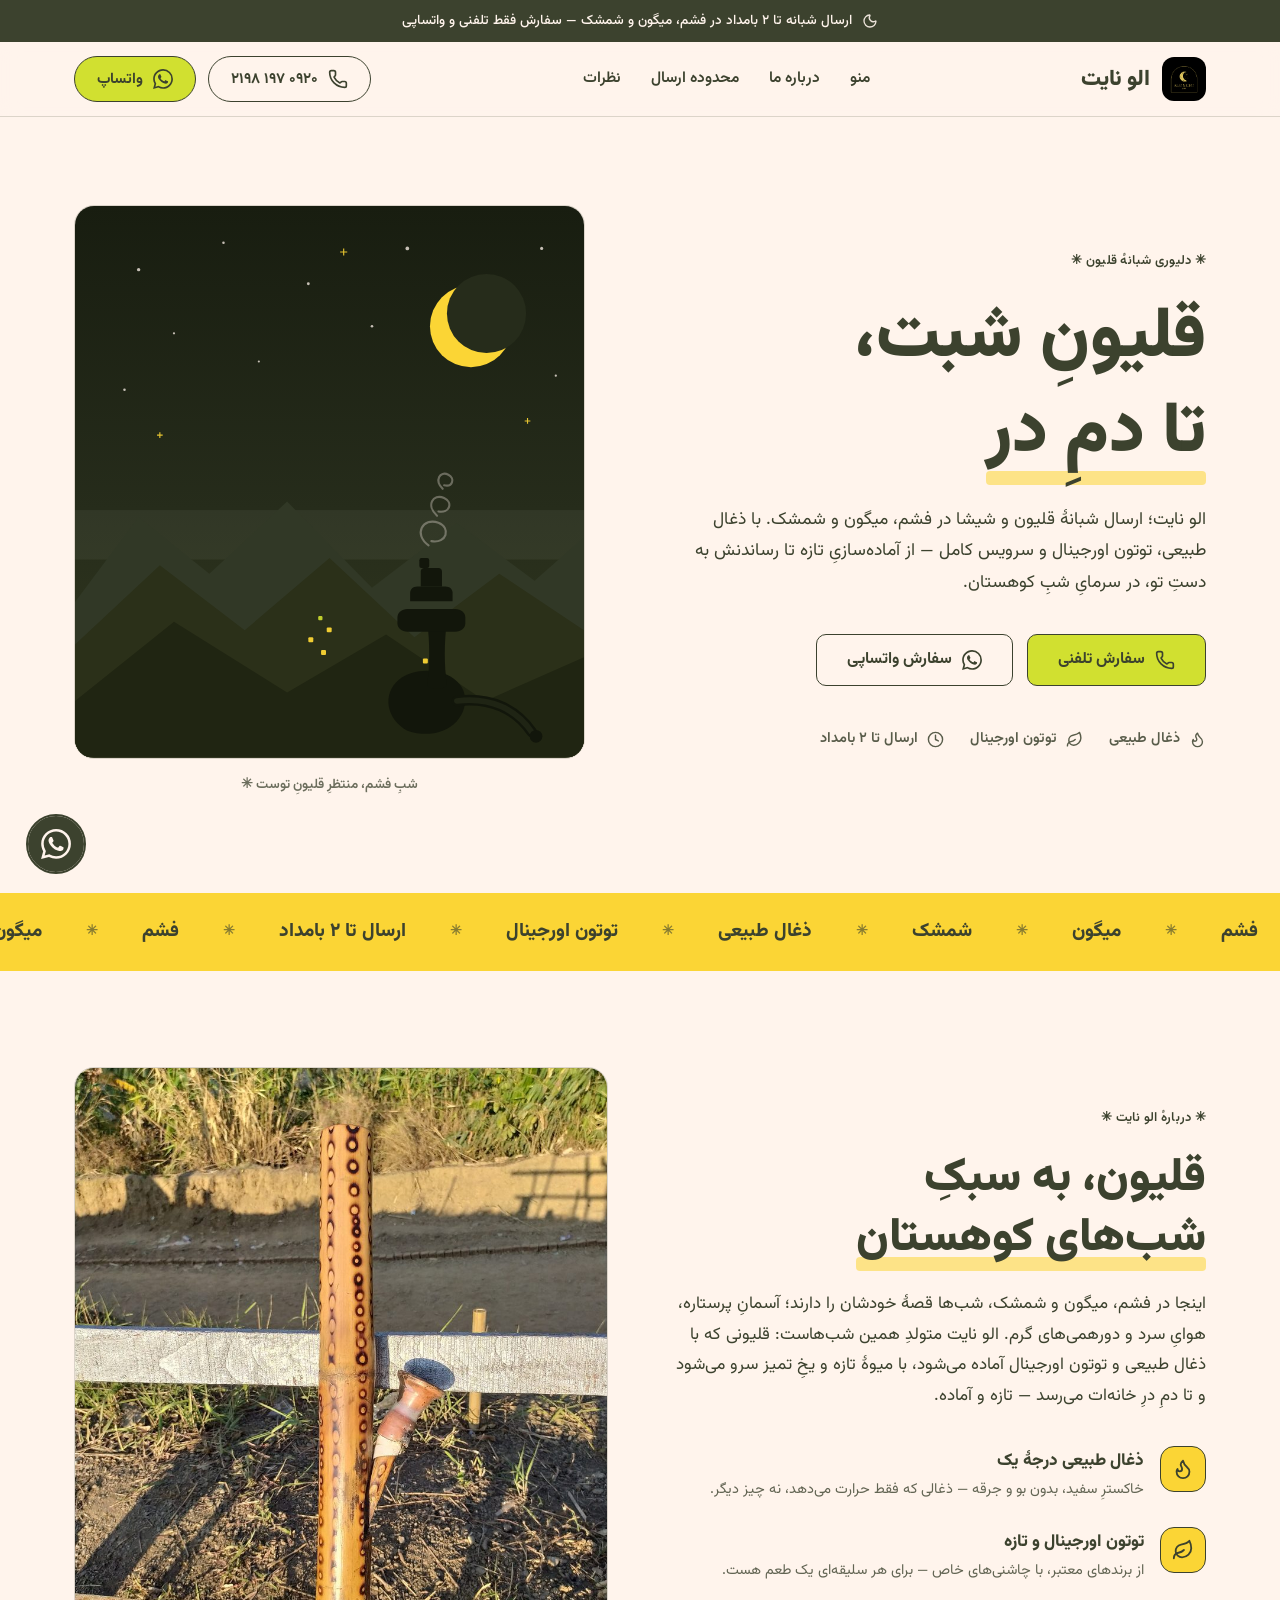
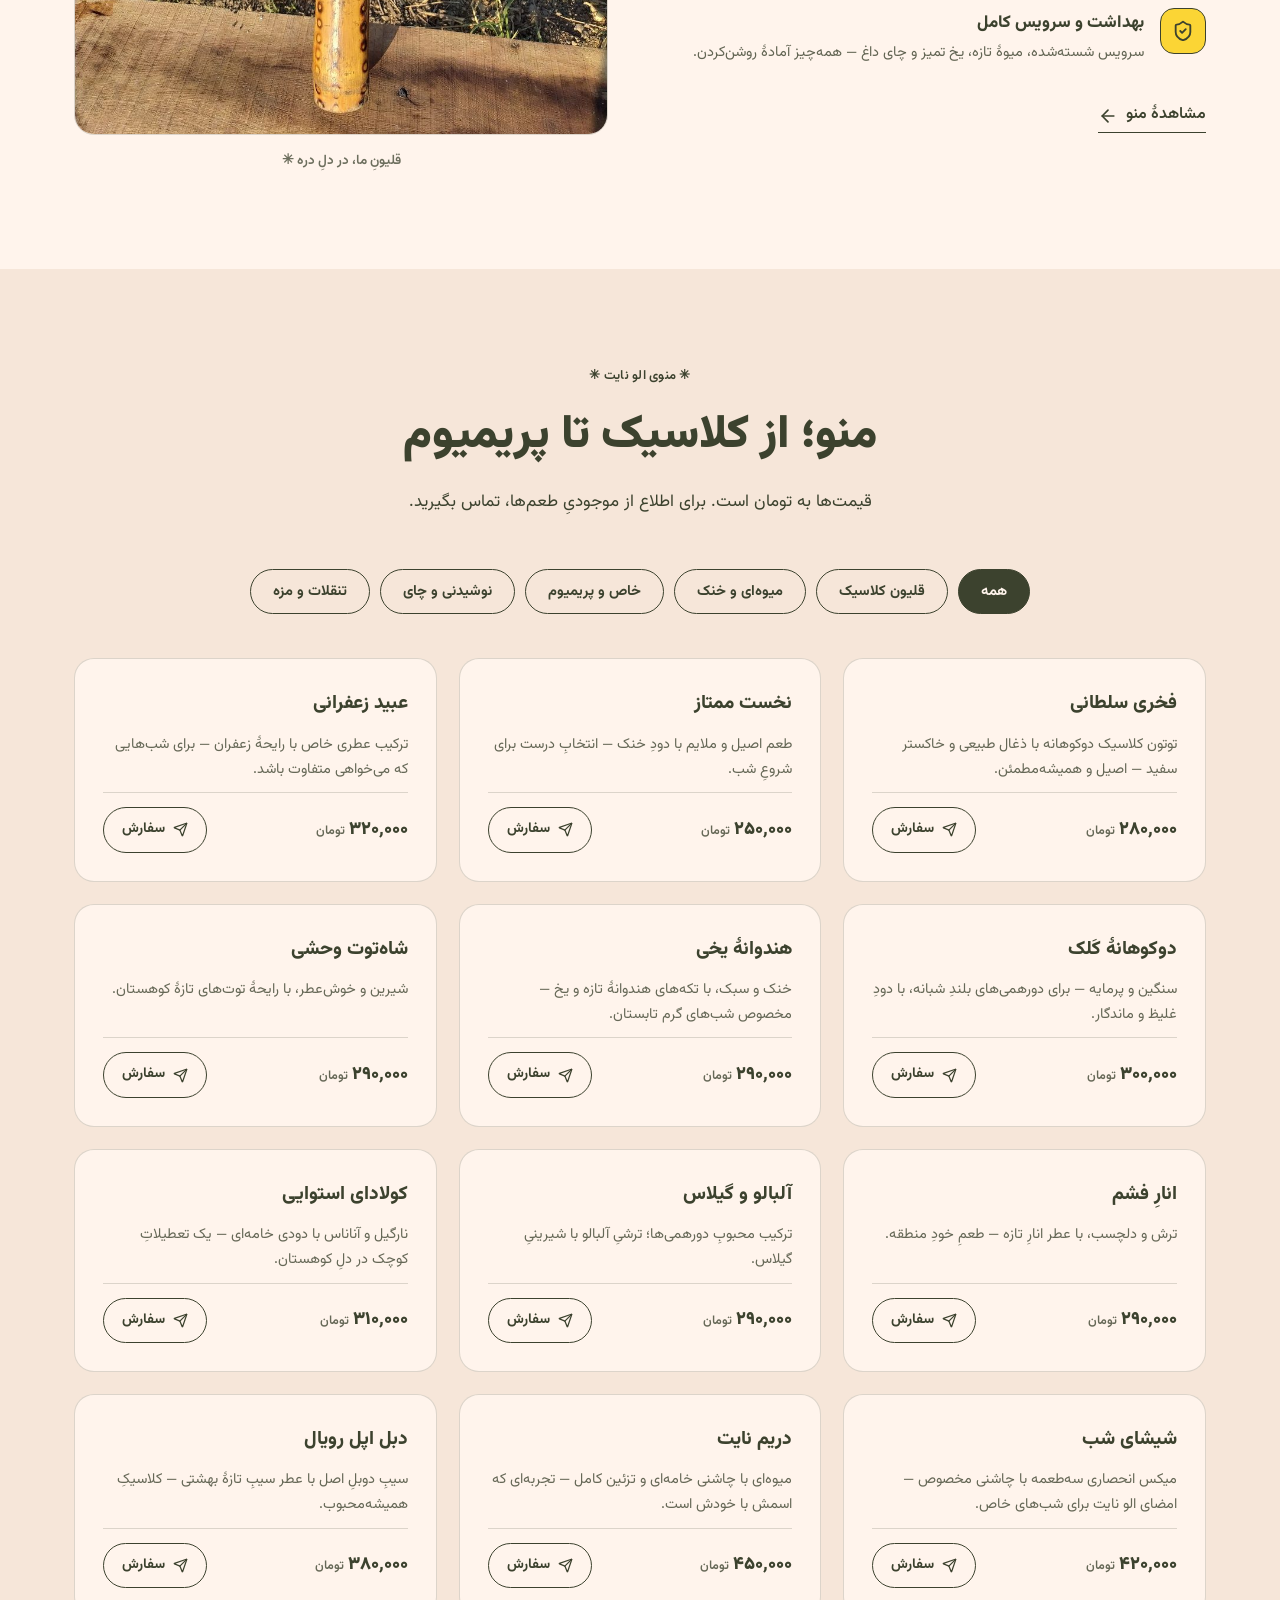
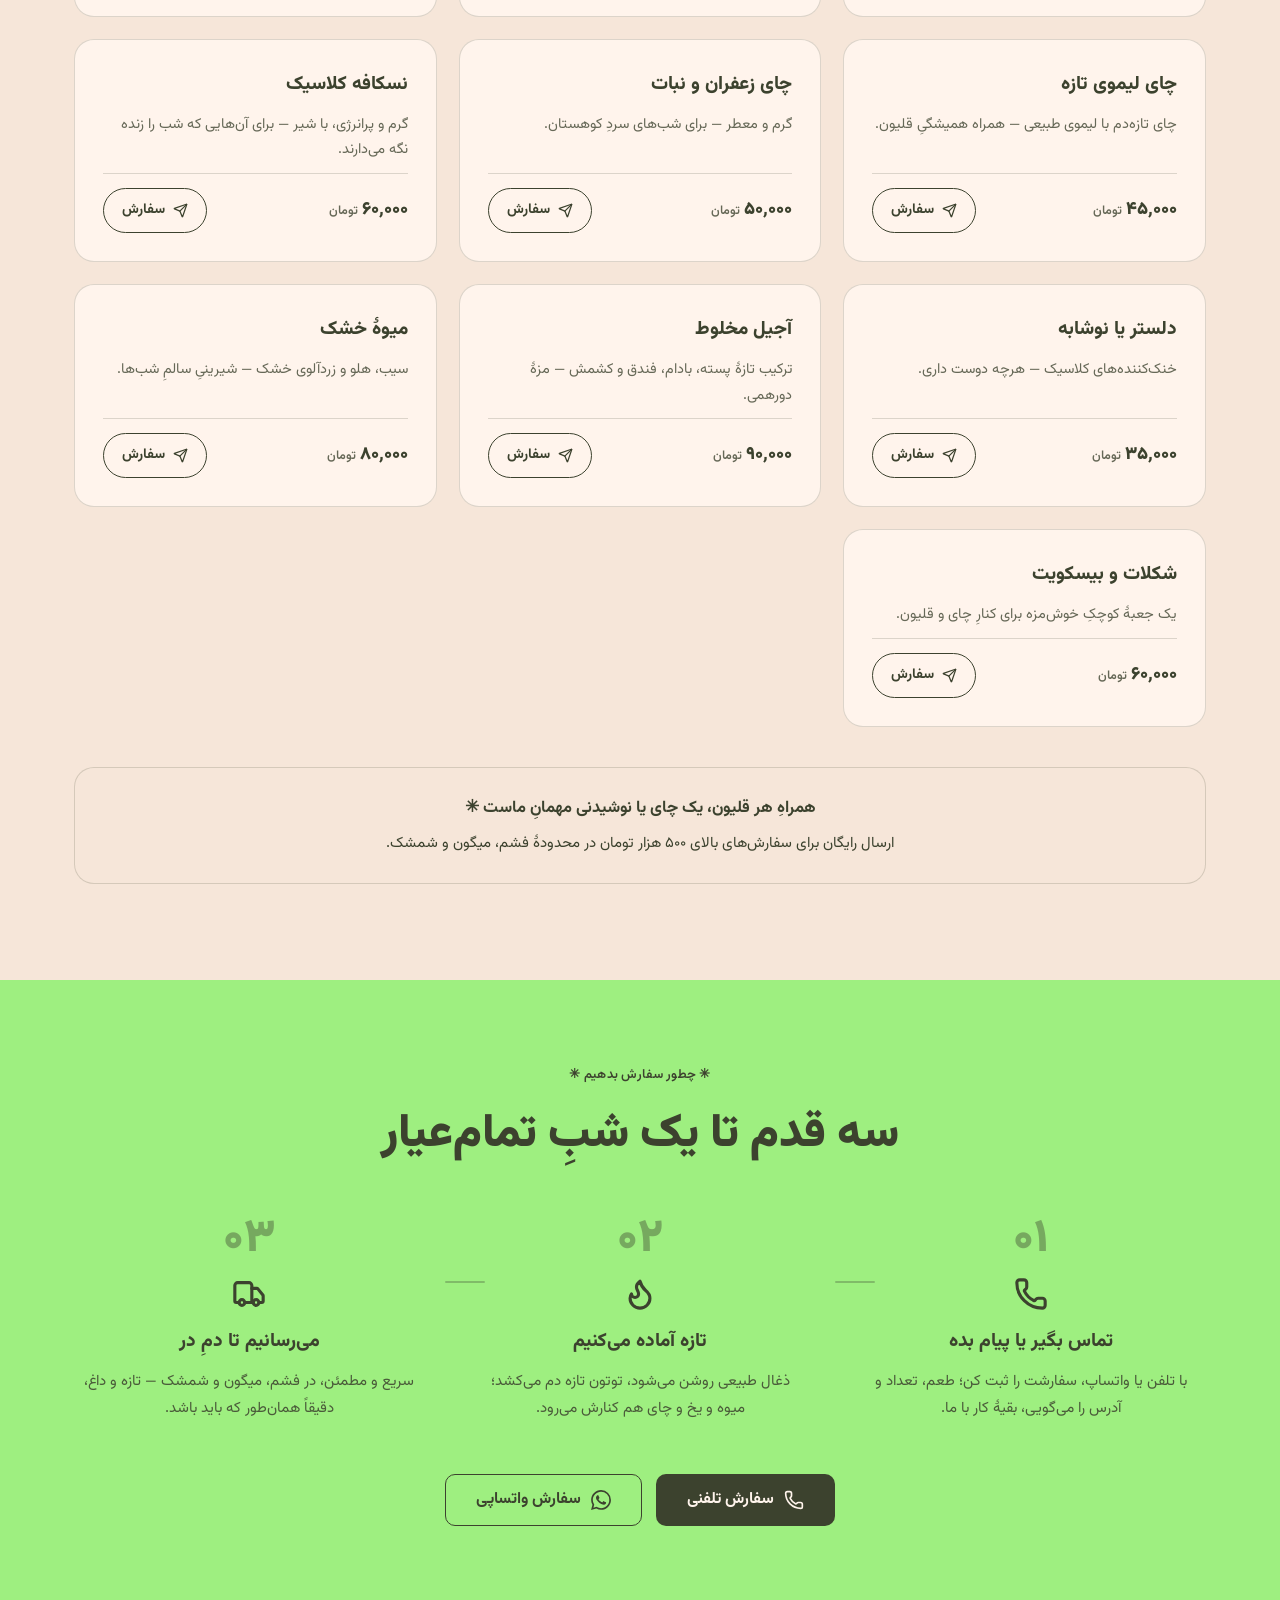
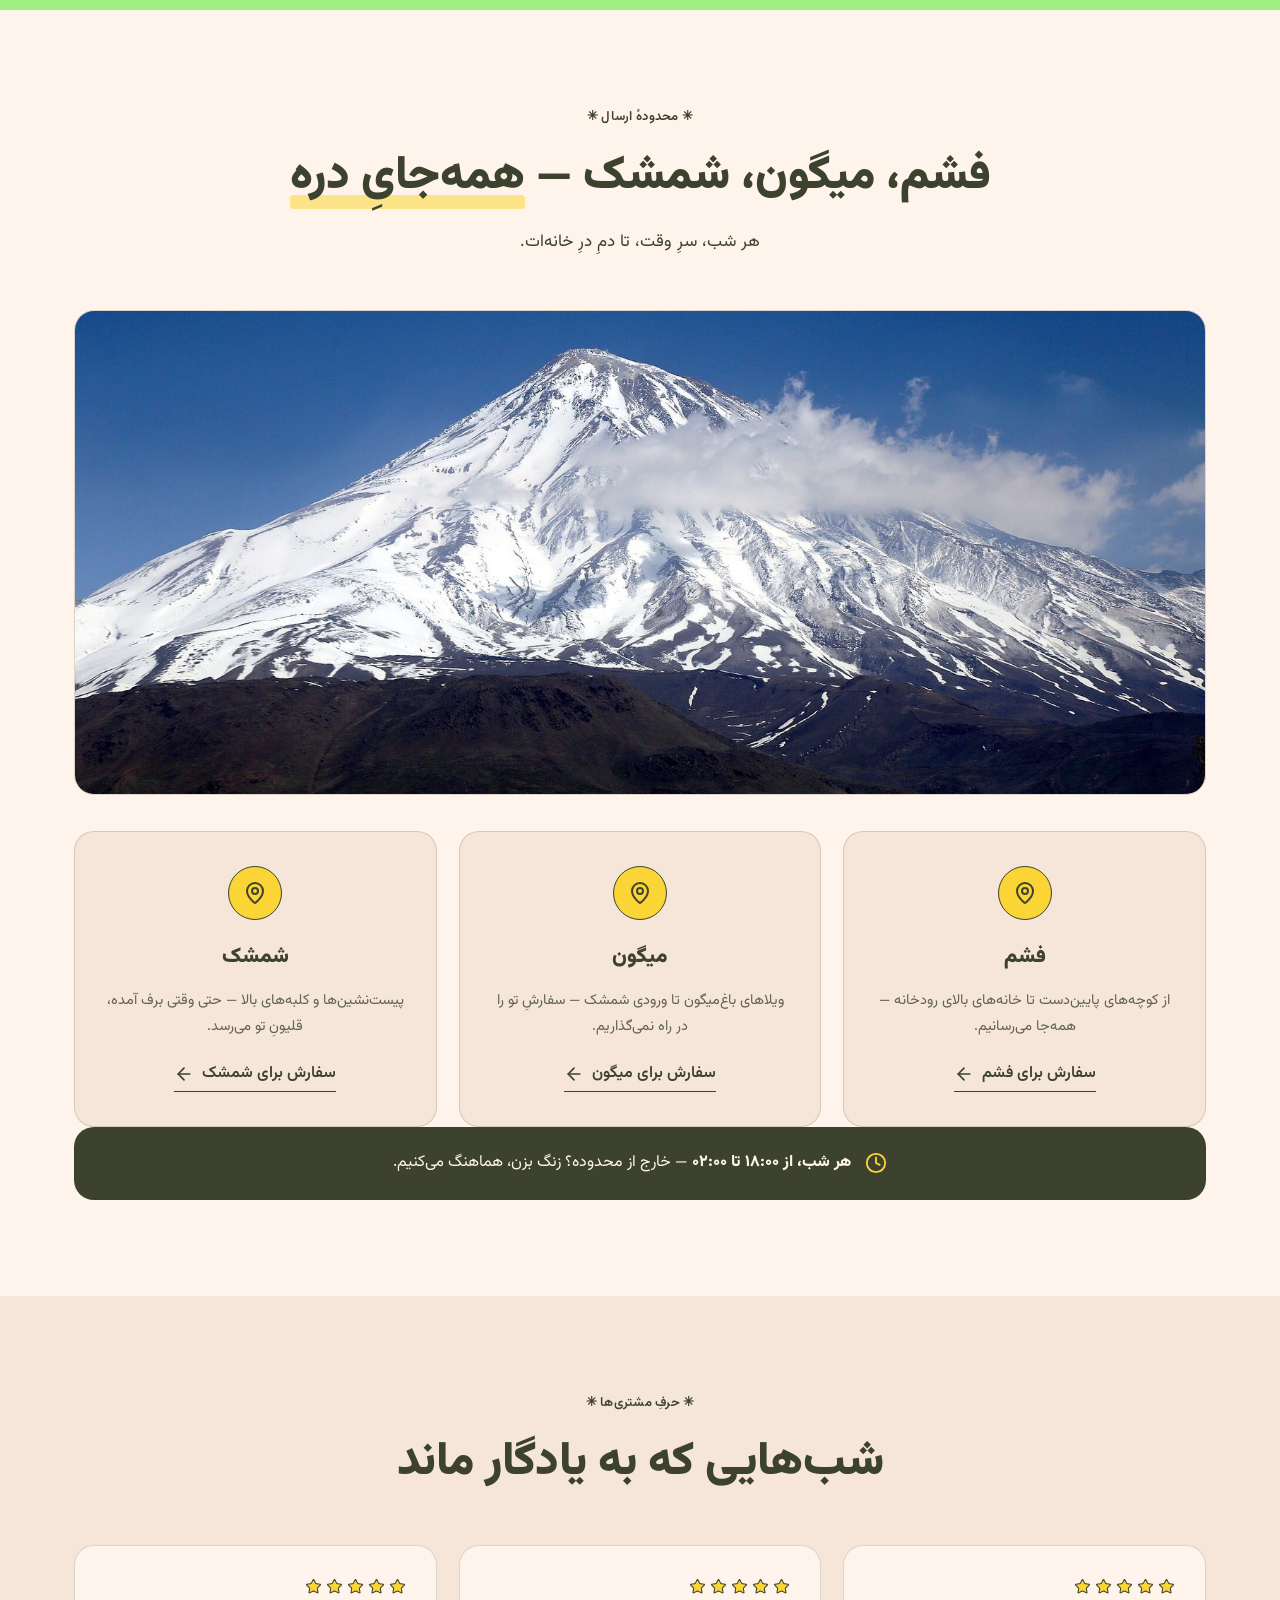
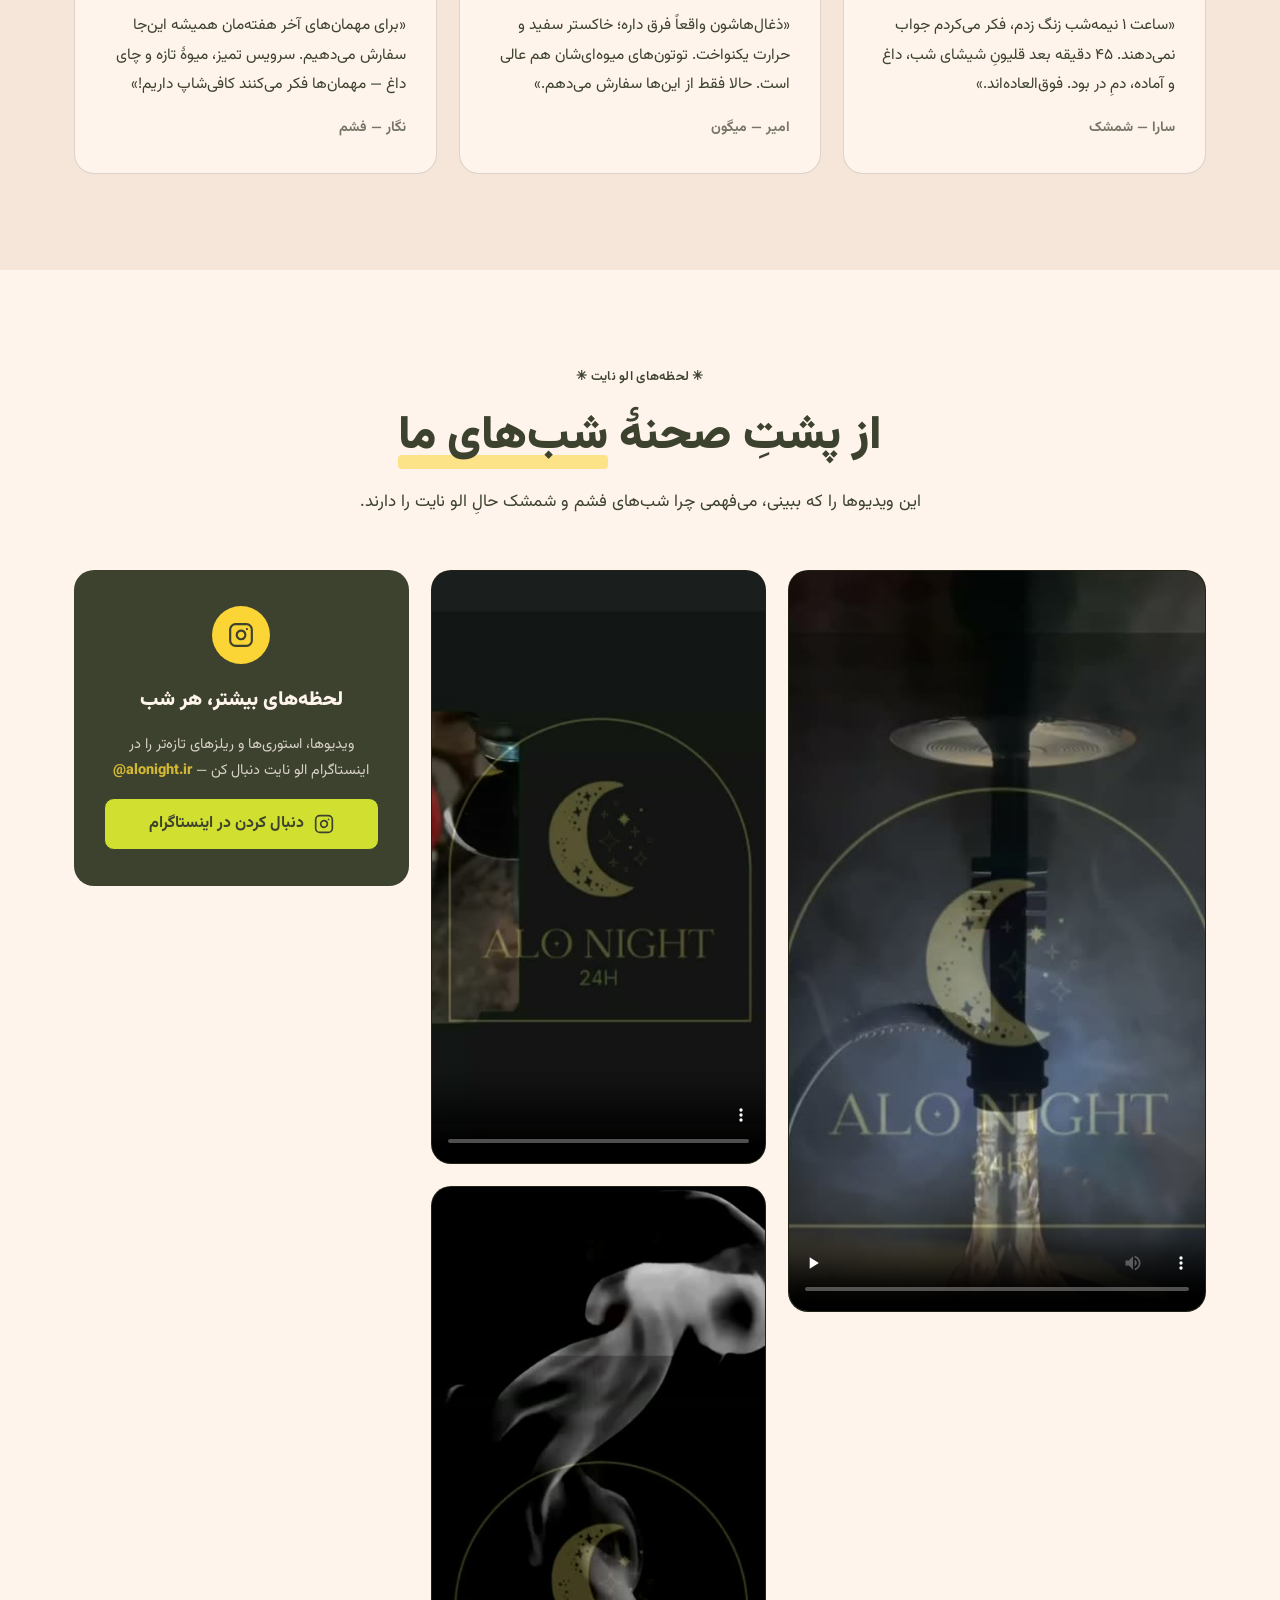
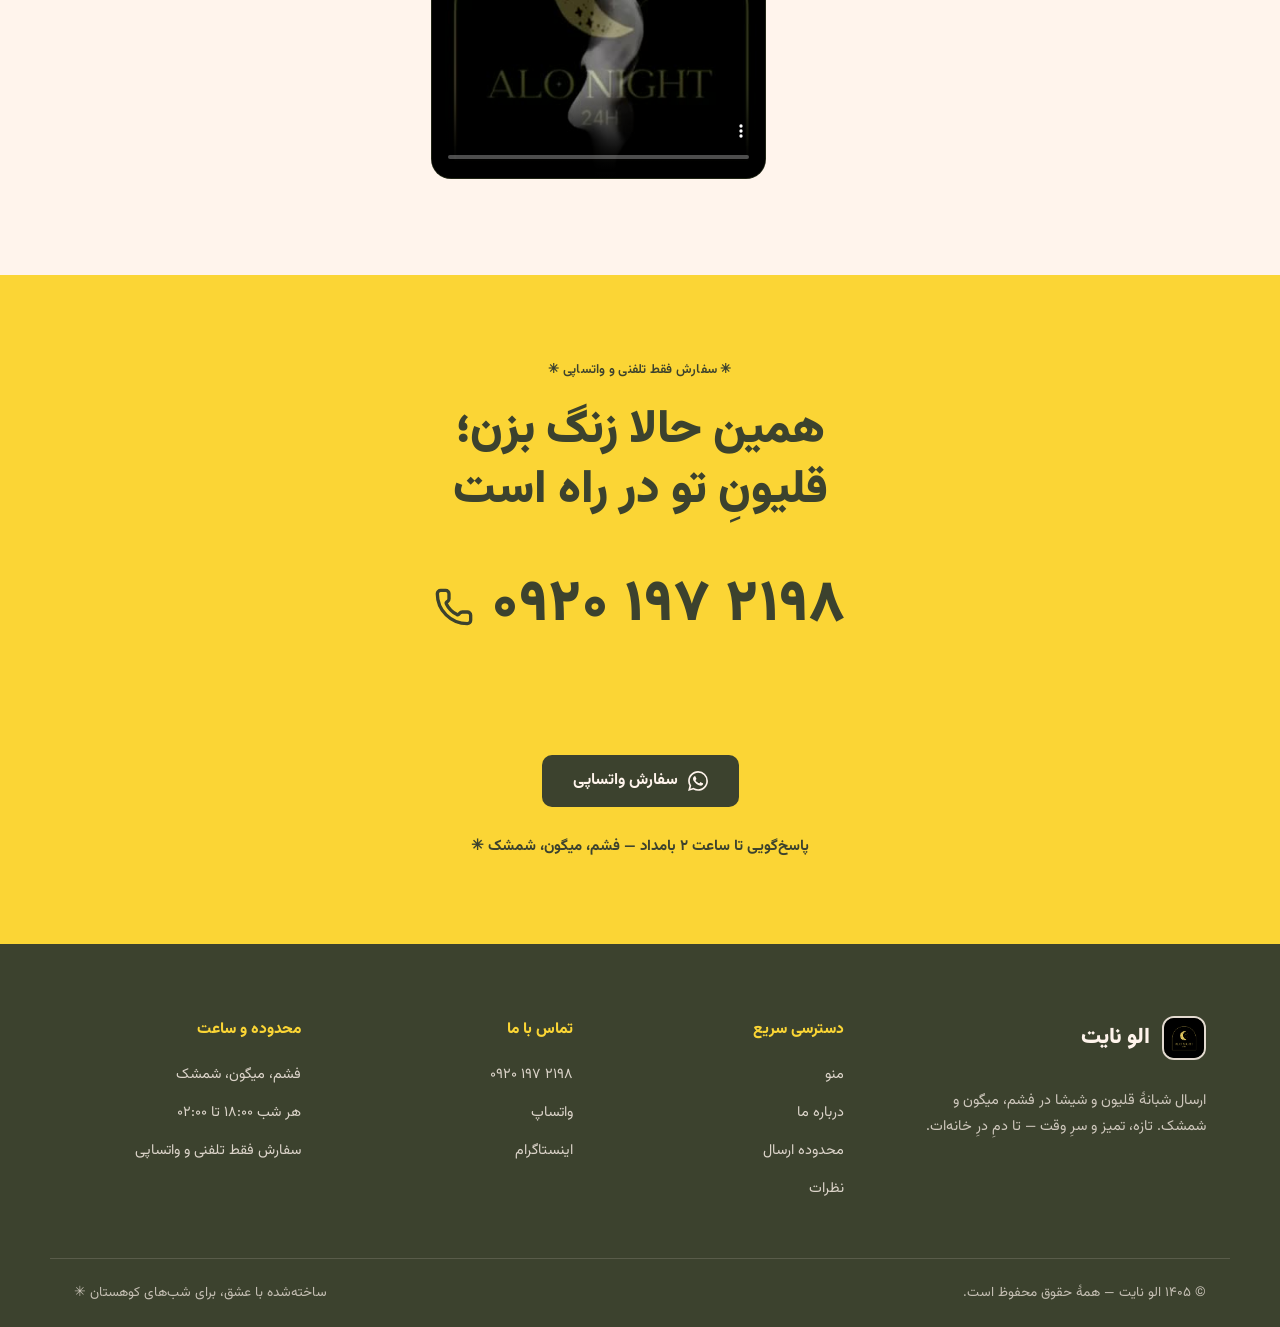
<file: alo night/index.html>
<!DOCTYPE html>
<html lang="fa" dir="rtl">
<head>
<meta charset="UTF-8">
<meta name="viewport" content="width=device-width, initial-scale=1.0">
<title>الو نایت — دلیوری قلیون در فشم، میگون و شمشک</title>
<meta name="description" content="الو نایت؛ ارسال شبانهٔ قلیون و شیشا در فشم، میگون و شمشک. ذغال طبیعی، توتون اورجینال، ارسال شبانه تا ۲ بامداد. سفارش فقط تلفنی و واتساپی.">
<meta name="theme-color" content="#3c422e">
<meta property="og:title" content="الو نایت — دلیوری قلیون در فشم، میگون و شمشک">
<meta property="og:description" content="قلیونِ شبت، تا دمِ در. ذغال طبیعی، توتون اورجینال، ارسال شبانه. سفارش تلفنی یا واتساپی.">
<meta property="og:image" content="assets/images/damavand.jpg">
<link rel="icon" href="assets/favicon.png">
<link rel="stylesheet" href="styles.css">
</head>
<body>

<!-- ============================================================
     الو نایت — لندینگ پیج
     ⚠️ برای تغییر شماره تماس، فقط همین دو مقدار را عوض کنید:
     tel:+989201972198  ← شماره تلفن
     wa.me/989201972198 ← شماره واتساپ (با کد کشور، بدون صفر)
     ============================================================ -->

<!-- نوار اعلان -->
<div class="announce">
  <svg class="ic" viewBox="0 0 24 24" fill="none" stroke="currentColor" stroke-width="2" stroke-linecap="round" stroke-linejoin="round"><path d="M20.985 12.486a9 9 0 1 1-9.473-9.472c.405-.022.617.46.402.803a6 6 0 0 0 8.268 8.268c.344-.215.825-.004.803.401"/></svg>
  <span>ارسال شبانه تا ۲ بامداد در فشم، میگون و شمشک<span class="announce-sec"> — سفارش فقط تلفنی و واتساپی</span></span>
</div>

<!-- هدر -->
<header class="site-header" id="siteHeader">
  <div class="container header-inner">
    <a href="#top" class="wordmark" aria-label="الو نایت">
      <img class="logo-img" src="Alo night - 13.png" alt="لوگوی الو نایت">
      <span>الو&nbsp;نایت</span>
    </a>
    <nav class="main-nav" aria-label="ناوبری اصلی">
      <a href="#menu">منو</a>
      <a href="#about">درباره ما</a>
      <a href="#area">محدوده ارسال</a>
      <a href="#reviews">نظرات</a>
    </nav>
    <div class="header-actions">
      <a href="tel:+989201972198" class="btn btn-outline pill header-phone">
        <svg class="ic" viewBox="0 0 24 24" fill="none" stroke="currentColor" stroke-width="2" stroke-linecap="round" stroke-linejoin="round"><path d="M13.832 16.568a1 1 0 0 0 1.213-.303l.355-.465A2 2 0 0 1 17 15h3a2 2 0 0 1 2 2v3a2 2 0 0 1-2 2A18 18 0 0 1 2 4a2 2 0 0 1 2-2h3a2 2 0 0 1 2 2v3a2 2 0 0 1-.8 1.6l-.468.351a1 1 0 0 0-.292 1.233 14 14 0 0 0 6.392 6.384"/></svg>
        <span class="phone-num">۰۹۲۰ ۱۹۷ ۲۱۹۸</span>
      </a>
      <a href="https://wa.me/989201972198" target="_blank" rel="noopener" class="btn btn-primary pill header-wa">
        <svg class="ic" viewBox="0 0 24 24" fill="currentColor"><path d="M17.472 14.382c-.297-.149-1.758-.867-2.03-.967-.273-.099-.471-.148-.67.15-.197.297-.767.966-.94 1.164-.173.199-.347.223-.644.075-.297-.15-1.255-.463-2.39-1.475-.883-.788-1.48-1.761-1.653-2.059-.173-.297-.018-.458.13-.606.134-.133.298-.347.446-.52.149-.174.198-.298.298-.497.099-.198.05-.371-.025-.52-.075-.149-.669-1.612-.916-2.207-.242-.579-.487-.5-.669-.51-.173-.008-.371-.01-.57-.01-.198 0-.52.074-.792.372-.272.297-1.04 1.016-1.04 2.479 0 1.462 1.065 2.875 1.213 3.074.149.198 2.096 3.2 5.077 4.487.709.306 1.262.489 1.694.625.712.227 1.36.195 1.871.118.571-.085 1.758-.719 2.006-1.413.248-.694.248-1.289.173-1.413-.074-.124-.272-.198-.57-.347m-5.421 7.403h-.004a9.87 9.87 0 0 1-5.031-1.378l-.361-.214-3.741.982.998-3.648-.235-.374a9.86 9.86 0 0 1-1.51-5.26c.001-5.45 4.436-9.884 9.888-9.884 2.64 0 5.122 1.03 6.988 2.898a9.825 9.825 0 0 1 2.893 6.994c-.003 5.45-4.437 9.884-9.885 9.884m8.413-18.297A11.815 11.815 0 0 0 12.05 0C5.495 0 .16 5.335.157 11.892c0 2.096.547 4.142 1.588 5.945L.057 24l6.305-1.654a11.882 11.882 0 0 0 5.683 1.448h.005c6.554 0 11.89-5.335 11.893-11.893a11.821 11.821 0 0 0-3.48-8.413Z"/></svg>
        <span>واتساپ</span>
      </a>
      <button class="nav-toggle" id="navToggle" aria-label="باز کردن منو" aria-expanded="false">
        <svg class="ic" viewBox="0 0 24 24" fill="none" stroke="currentColor" stroke-width="2" stroke-linecap="round" stroke-linejoin="round"><path d="M4 5h16"/><path d="M4 12h16"/><path d="M4 19h16"/></svg>
      </button>
    </div>
  </div>
</header>

<!-- منوی موبایل -->
<div class="mobile-menu" id="mobileMenu" aria-hidden="true">
  <div class="mobile-menu-head">
    <span class="wordmark-text">الو نایت</span>
    <button class="nav-toggle" id="mobileClose" aria-label="بستن منو">
      <svg class="ic" viewBox="0 0 24 24" fill="none" stroke="currentColor" stroke-width="2" stroke-linecap="round" stroke-linejoin="round"><path d="M18 6 6 18"/><path d="m6 6 12 12"/></svg>
    </button>
  </div>
  <nav class="mobile-links" aria-label="ناوبری موبایل">
    <a href="#menu">منو</a>
    <a href="#about">درباره ما</a>
    <a href="#area">محدوده ارسال</a>
    <a href="#reviews">نظرات</a>
  </nav>
  <div class="mobile-cta">
    <a href="tel:+989201972198" class="btn btn-outline pill">
      <svg class="ic" viewBox="0 0 24 24" fill="none" stroke="currentColor" stroke-width="2" stroke-linecap="round" stroke-linejoin="round"><path d="M13.832 16.568a1 1 0 0 0 1.213-.303l.355-.465A2 2 0 0 1 17 15h3a2 2 0 0 1 2 2v3a2 2 0 0 1-2 2A18 18 0 0 1 2 4a2 2 0 0 1 2-2h3a2 2 0 0 1 2 2v3a2 2 0 0 1-.8 1.6l-.468.351a1 1 0 0 0-.292 1.233 14 14 0 0 0 6.392 6.384"/></svg>
      تماس تلفنی
    </a>
    <a href="https://wa.me/989201972198" target="_blank" rel="noopener" class="btn btn-primary pill">
      <svg class="ic" viewBox="0 0 24 24" fill="currentColor"><path d="M17.472 14.382c-.297-.149-1.758-.867-2.03-.967-.273-.099-.471-.148-.67.15-.197.297-.767.966-.94 1.164-.173.199-.347.223-.644.075-.297-.15-1.255-.463-2.39-1.475-.883-.788-1.48-1.761-1.653-2.059-.173-.297-.018-.458.13-.606.134-.133.298-.347.446-.52.149-.174.198-.298.298-.497.099-.198.05-.371-.025-.52-.075-.149-.669-1.612-.916-2.207-.242-.579-.487-.5-.669-.51-.173-.008-.371-.01-.57-.01-.198 0-.52.074-.792.372-.272.297-1.04 1.016-1.04 2.479 0 1.462 1.065 2.875 1.213 3.074.149.198 2.096 3.2 5.077 4.487.709.306 1.262.489 1.694.625.712.227 1.36.195 1.871.118.571-.085 1.758-.719 2.006-1.413.248-.694.248-1.289.173-1.413-.074-.124-.272-.198-.57-.347m-5.421 7.403h-.004a9.87 9.87 0 0 1-5.031-1.378l-.361-.214-3.741.982.998-3.648-.235-.374a9.86 9.86 0 0 1-1.51-5.26c.001-5.45 4.436-9.884 9.888-9.884 2.64 0 5.122 1.03 6.988 2.898a9.825 9.825 0 0 1 2.893 6.994c-.003 5.45-4.437 9.884-9.885 9.884m8.413-18.297A11.815 11.815 0 0 0 12.05 0C5.495 0 .16 5.335.157 11.892c0 2.096.547 4.142 1.588 5.945L.057 24l6.305-1.654a11.882 11.882 0 0 0 5.683 1.448h.005c6.554 0 11.89-5.335 11.893-11.893a11.821 11.821 0 0 0-3.48-8.413Z"/></svg>
      سفارش واتساپی
    </a>
  </div>
</div>

<main id="top">

  <!-- ===== هیرو ===== -->
  <section class="hero">
    <div class="container hero-grid">
      <div class="hero-copy">
        <p class="badge reveal">✳ دلیوری شبانهٔ قلیون ✳</p>
        <h1 class="hero-title reveal">قلیونِ شبت،<br><span class="accent-line">تا دمِ در</span></h1>
        <p class="hero-sub reveal">الو نایت؛ ارسال شبانهٔ قلیون و شیشا در فشم، میگون و شمشک. با ذغال طبیعی، توتون اورجینال و سرویس کامل — از آماده‌سازیِ تازه تا رساندنش به دستِ تو، در سرمایِ شبِ کوهستان.</p>
        <div class="hero-cta reveal">
          <a href="tel:+989201972198" class="btn btn-primary">
            <svg class="ic" viewBox="0 0 24 24" fill="none" stroke="currentColor" stroke-width="2" stroke-linecap="round" stroke-linejoin="round"><path d="M13.832 16.568a1 1 0 0 0 1.213-.303l.355-.465A2 2 0 0 1 17 15h3a2 2 0 0 1 2 2v3a2 2 0 0 1-2 2A18 18 0 0 1 2 4a2 2 0 0 1 2-2h3a2 2 0 0 1 2 2v3a2 2 0 0 1-.8 1.6l-.468.351a1 1 0 0 0-.292 1.233 14 14 0 0 0 6.392 6.384"/></svg>
            سفارش تلفنی
          </a>
          <a href="https://wa.me/989201972198" target="_blank" rel="noopener" class="btn btn-outline">
            <svg class="ic" viewBox="0 0 24 24" fill="currentColor"><path d="M17.472 14.382c-.297-.149-1.758-.867-2.03-.967-.273-.099-.471-.148-.67.15-.197.297-.767.966-.94 1.164-.173.199-.347.223-.644.075-.297-.15-1.255-.463-2.39-1.475-.883-.788-1.48-1.761-1.653-2.059-.173-.297-.018-.458.13-.606.134-.133.298-.347.446-.52.149-.174.198-.298.298-.497.099-.198.05-.371-.025-.52-.075-.149-.669-1.612-.916-2.207-.242-.579-.487-.5-.669-.51-.173-.008-.371-.01-.57-.01-.198 0-.52.074-.792.372-.272.297-1.04 1.016-1.04 2.479 0 1.462 1.065 2.875 1.213 3.074.149.198 2.096 3.2 5.077 4.487.709.306 1.262.489 1.694.625.712.227 1.36.195 1.871.118.571-.085 1.758-.719 2.006-1.413.248-.694.248-1.289.173-1.413-.074-.124-.272-.198-.57-.347m-5.421 7.403h-.004a9.87 9.87 0 0 1-5.031-1.378l-.361-.214-3.741.982.998-3.648-.235-.374a9.86 9.86 0 0 1-1.51-5.26c.001-5.45 4.436-9.884 9.888-9.884 2.64 0 5.122 1.03 6.988 2.898a9.825 9.825 0 0 1 2.893 6.994c-.003 5.45-4.437 9.884-9.885 9.884m8.413-18.297A11.815 11.815 0 0 0 12.05 0C5.495 0 .16 5.335.157 11.892c0 2.096.547 4.142 1.588 5.945L.057 24l6.305-1.654a11.882 11.882 0 0 0 5.683 1.448h.005c6.554 0 11.89-5.335 11.893-11.893a11.821 11.821 0 0 0-3.48-8.413Z"/></svg>
            سفارش واتساپی
          </a>
        </div>
        <ul class="hero-chips reveal">
          <li><svg class="ic" viewBox="0 0 24 24" fill="none" stroke="currentColor" stroke-width="2" stroke-linecap="round" stroke-linejoin="round"><path d="M12 3q1 4 4 6.5t3 5.5a1 1 0 0 1-14 0 5 5 0 0 1 1-3 1 1 0 0 0 5 0c0-2-1.5-3-1.5-5q0-2 2.5-4"/></svg>ذغال طبیعی</li>
          <li><svg class="ic" viewBox="0 0 24 24" fill="none" stroke="currentColor" stroke-width="2" stroke-linecap="round" stroke-linejoin="round"><path d="M11 20A7 7 0 0 1 9.8 6.1C15.5 5 17 4.48 19 2c1 2 2 4.18 2 8 0 5.5-4.78 10-10 10Z"/><path d="M2 21c0-3 1.85-5.36 5.08-6C9.5 14.52 12 13 13 12"/></svg>توتون اورجینال</li>
          <li><svg class="ic" viewBox="0 0 24 24" fill="none" stroke="currentColor" stroke-width="2" stroke-linecap="round" stroke-linejoin="round"><circle cx="12" cy="12" r="10"/><path d="M12 6v6l4 2"/></svg>ارسال تا ۲ بامداد</li>
        </ul>
      </div>

      <!-- صحنهٔ شبِ کوهستان -->
      <div class="hero-scene reveal">
        <svg viewBox="0 0 720 780" preserveAspectRatio="xMidYMid slice" role="img" aria-label="شب کوهستان فشم با ماه و قلیون">
          <defs>
            <linearGradient id="nightSky" x1="0" y1="0" x2="0" y2="1">
              <stop offset="0" stop-color="#181d10"/>
              <stop offset="0.55" stop-color="#262c1b"/>
              <stop offset="1" stop-color="#33391f"/>
            </linearGradient>
          </defs>
          <rect width="720" height="780" fill="url(#nightSky)"/>
          <!-- ستاره‌ها -->
          <g fill="#fff4ec" opacity="0.75">
            <circle cx="90" cy="90" r="2.4"/><circle cx="210" cy="52" r="1.8"/><circle cx="330" cy="110" r="2"/>
            <circle cx="470" cy="60" r="2.6"/><circle cx="600" cy="120" r="1.8"/><circle cx="660" cy="60" r="2.2"/>
            <circle cx="140" cy="180" r="1.6"/><circle cx="560" cy="200" r="2"/><circle cx="680" cy="240" r="1.6"/>
            <circle cx="70" cy="260" r="1.8"/><circle cx="260" cy="220" r="1.5"/><circle cx="420" cy="170" r="1.8"/>
          </g>
          <g stroke="#fbd535" stroke-width="1.6" opacity="0.9">
            <path d="M380 60v10M375 65h10"/><path d="M120 320v8M116 324h8"/><path d="M640 300v8M636 304h8"/>
          </g>
          <!-- ماه هلال -->
          <circle cx="560" cy="170" r="58" fill="#fbd535"/>
          <circle cx="582" cy="152" r="56" fill="#262c1b"/>
          <!-- مه -->
          <rect x="0" y="430" width="720" height="70" fill="#fff4ec" opacity="0.05"/>
          <!-- لایه‌های کوه -->
          <polygon points="0,560 90,440 190,520 300,418 420,540 540,448 650,530 720,468 720,780 0,780" fill="#313826"/>
          <polygon points="0,620 120,508 240,600 360,498 480,610 600,520 720,600 720,780 0,780" fill="#2b3019"/>
          <polygon points="0,700 140,588 300,688 440,606 580,700 720,638 720,780 0,780" fill="#202512"/>
          <!-- چراغ‌های روستا -->
          <g fill="#fbd535" opacity="0.95">
            <rect x="330" y="610" width="7" height="7" rx="1.5"/><rect x="356" y="596" width="7" height="7" rx="1.5"/><rect x="348" y="628" width="7" height="7" rx="1.5"/>
            <rect x="492" y="640" width="7" height="7" rx="1.5"/><rect x="512" y="622" width="7" height="7" rx="1.5"/><rect x="474" y="662" width="7" height="7" rx="1.5"/>
          </g>
          <g fill="#d1e030" opacity="0.9">
            <rect x="344" y="580" width="6" height="6" rx="1.5"/><rect x="505" y="608" width="6" height="6" rx="1.5"/>
          </g>
          <!-- قلیون — سیلوئت -->
          <g fill="#12160b">
            <path d="M470 742c-30-16-36-52-12-72 22-18 62-16 82 2 22 20 12 58-20 70-16 6-32 6-50 0Z"/>
            <path d="M498 678c4-30 4-58 0-92-1-10 4-16 14-16s15 6 14 16c-4 34-4 62 0 92-4 6-24 6-28 0Z"/>
            <path d="M470 570h68c8 0 14 5 14 12v8c0 7-6 12-14 12h-68c-8 0-14-5-14-12v-8c0-7 6-12 14-12Z"/>
            <path d="M484 538h40c6 0 10 4 10 9v12h-60v-12c0-5 4-9 10-9Z"/>
            <path d="M494 512h20c3 0 5 2 5 5v21h-30v-21c0-3 2-5 5-5Z"/>
            <rect x="487" y="498" width="14" height="14" rx="3"/>
          </g>
          <path d="M540 700c48-6 84 12 106 44" stroke="#12160b" stroke-width="15" fill="none" stroke-linecap="round"/>
          <path d="M540 700c48-6 84 12 106 44" stroke="#1f2414" stroke-width="8" fill="none" stroke-linecap="round"/>
          <circle cx="652" cy="750" r="9" fill="#12160b"/>
          <!-- دود -->
          <g fill="none" stroke="#fff4ec" stroke-width="3" stroke-linecap="round" opacity="0.32">
            <path d="M500 480c-22-16-8-40 14-32 18 7 12 30-10 26"/>
            <path d="M512 438c-16-14-6-32 10-25 13 6 8 22-8 19"/>
            <path d="M520 400c-12-12-4-26 8-20 10 5 6 18-6 15"/>
          </g>
        </svg>
        <p class="scene-caption">شبِ فشم، منتظرِ قلیونِ توست ✳</p>
      </div>
    </div>
  </section>

  <!-- ===== نوار متحرک ===== -->
  <div class="band band-marquee" aria-hidden="true">
    <div class="marquee-track">
      <div class="marquee-group">
        <span>فشم</span><i>✳</i><span>میگون</span><i>✳</i><span>شمشک</span><i>✳</i><span>ذغال طبیعی</span><i>✳</i><span>توتون اورجینال</span><i>✳</i><span>ارسال تا ۲ بامداد</span><i>✳</i>
      </div>
      <div class="marquee-group">
        <span>فشم</span><i>✳</i><span>میگون</span><i>✳</i><span>شمشک</span><i>✳</i><span>ذغال طبیعی</span><i>✳</i><span>توتون اورجینال</span><i>✳</i><span>ارسال تا ۲ بامداد</span><i>✳</i>
      </div>
    </div>
  </div>

  <!-- ===== درباره ما ===== -->
  <section class="section" id="about">
    <div class="container split">
      <div class="split-text">
        <p class="badge reveal">✳ دربارهٔ الو نایت ✳</p>
        <h2 class="section-title reveal">قلیون، به سبکِ <span class="accent-line">شب‌های کوهستان</span></h2>
        <p class="section-body reveal">اینجا در فشم، میگون و شمشک، شب‌ها قصهٔ خودشان را دارند؛ آسمانِ پرستاره، هوایِ سرد و دورهمی‌های گرم. الو نایت متولدِ همین شب‌هاست: قلیونی که با ذغال طبیعی و توتون اورجینال آماده می‌شود، با میوهٔ تازه و یخِ تمیز سرو می‌شود و تا دمِ درِ خانه‌ات می‌رسد — تازه و آماده.</p>
        <ul class="feature-list reveal">
          <li>
            <span class="feature-ic"><svg class="ic" viewBox="0 0 24 24" fill="none" stroke="currentColor" stroke-width="2" stroke-linecap="round" stroke-linejoin="round"><path d="M12 3q1 4 4 6.5t3 5.5a1 1 0 0 1-14 0 5 5 0 0 1 1-3 1 1 0 0 0 5 0c0-2-1.5-3-1.5-5q0-2 2.5-4"/></svg></span>
            <div><strong>ذغال طبیعی درجهٔ یک</strong><p>خاکسترِ سفید، بدون بو و جرقه — ذغالی که فقط حرارت می‌دهد، نه چیز دیگر.</p></div>
          </li>
          <li>
            <span class="feature-ic"><svg class="ic" viewBox="0 0 24 24" fill="none" stroke="currentColor" stroke-width="2" stroke-linecap="round" stroke-linejoin="round"><path d="M11 20A7 7 0 0 1 9.8 6.1C15.5 5 17 4.48 19 2c1 2 2 4.18 2 8 0 5.5-4.78 10-10 10Z"/><path d="M2 21c0-3 1.85-5.36 5.08-6C9.5 14.52 12 13 13 12"/></svg></span>
            <div><strong>توتون اورجینال و تازه</strong><p>از برندهای معتبر، با چاشنی‌های خاص — برای هر سلیقه‌ای یک طعم هست.</p></div>
          </li>
          <li>
            <span class="feature-ic"><svg class="ic" viewBox="0 0 24 24" fill="none" stroke="currentColor" stroke-width="2" stroke-linecap="round" stroke-linejoin="round"><path d="M20 13c0 5-3.5 7.5-7.66 8.95a1 1 0 0 1-.67-.01C7.5 20.5 4 18 4 13V6a1 1 0 0 1 1-1c2 0 4.5-1.2 6.24-2.72a1.17 1.17 0 0 1 1.52 0C14.51 3.81 17 5 19 5a1 1 0 0 1 1 1z"/><path d="m9 12 2 2 4-4"/></svg></span>
            <div><strong>بهداشت و سرویس کامل</strong><p>سرویس شسته‌شده، میوهٔ تازه، یخ تمیز و چای داغ — همه‌چیز آمادهٔ روشن‌کردن.</p></div>
          </li>
        </ul>
        <a href="#menu" class="text-link reveal">مشاهدهٔ منو
          <svg class="ic" viewBox="0 0 24 24" fill="none" stroke="currentColor" stroke-width="2" stroke-linecap="round" stroke-linejoin="round"><path d="m12 19-7-7 7-7"/><path d="M19 12H5"/></svg>
        </a>
      </div>
      <div class="split-visual reveal">
        <img class="about-photo" src="assets/images/hookah-valley.jpg" alt="قلیون در دلِ دره" loading="lazy">
        <p class="scene-caption">قلیونِ ما، در دلِ دره ✳</p>
      </div>
    </div>
  </section>

  <!-- ===== منو ===== -->
  <section class="section section-peach" id="menu">
    <div class="container">
      <div class="section-head">
        <p class="badge reveal">✳ منوی الو نایت ✳</p>
        <h2 class="section-title reveal">منو؛ <span class="accent-line">از کلاسیک تا پریمیوم</span></h2>
        <p class="section-body center reveal">قیمت‌ها به تومان است. برای اطلاع از موجودیِ طعم‌ها، تماس بگیرید.</p>
      </div>

      <div class="menu-filter reveal" role="tablist" aria-label="دسته‌بندی منو">
        <button class="filter-pill active" data-filter="all" role="tab" aria-selected="true">همه</button>
        <button class="filter-pill" data-filter="classic" role="tab">قلیون کلاسیک</button>
        <button class="filter-pill" data-filter="fruity" role="tab">میوه‌ای و خنک</button>
        <button class="filter-pill" data-filter="premium" role="tab">خاص و پریمیوم</button>
        <button class="filter-pill" data-filter="drinks" role="tab">نوشیدنی و چای</button>
        <button class="filter-pill" data-filter="snacks" role="tab">تنقلات و مزه</button>
      </div>

      <div class="menu-grid" id="menuGrid">

        <article class="menu-card classic reveal">
          <h3 class="menu-name">فخری سلطانی</h3>
          <p class="menu-desc">توتون کلاسیک دوکوهانه با ذغال طبیعی و خاکستر سفید — اصیل و همیشه‌مطمئن.</p>
          <div class="menu-foot">
            <span class="menu-price">۲۸۰٬۰۰۰ <small>تومان</small></span>
            <a class="menu-order" data-item="فخری سلطانی" href="https://wa.me/989201972198" target="_blank" rel="noopener">
              <svg class="ic" viewBox="0 0 24 24" fill="none" stroke="currentColor" stroke-width="2" stroke-linecap="round" stroke-linejoin="round"><path d="M14.536 21.686a.5.5 0 0 0 .937-.024l6.5-19a.496.496 0 0 0-.635-.635l-19 6.5a.5.5 0 0 0-.024.937l7.93 3.18a2 2 0 0 1 1.112 1.11z"/><path d="m21.854 2.147-10.94 10.939"/></svg>
              سفارش
            </a>
          </div>
        </article>

        <article class="menu-card classic reveal">
          <h3 class="menu-name">نخست ممتاز</h3>
          <p class="menu-desc">طعم اصیل و ملایم با دودِ خنک — انتخابِ درست برای شروعِ شب.</p>
          <div class="menu-foot">
            <span class="menu-price">۲۵۰٬۰۰۰ <small>تومان</small></span>
            <a class="menu-order" data-item="نخست ممتاز" href="https://wa.me/989201972198" target="_blank" rel="noopener">
              <svg class="ic" viewBox="0 0 24 24" fill="none" stroke="currentColor" stroke-width="2" stroke-linecap="round" stroke-linejoin="round"><path d="M14.536 21.686a.5.5 0 0 0 .937-.024l6.5-19a.496.496 0 0 0-.635-.635l-19 6.5a.5.5 0 0 0-.024.937l7.93 3.18a2 2 0 0 1 1.112 1.11z"/><path d="m21.854 2.147-10.94 10.939"/></svg>
              سفارش
            </a>
          </div>
        </article>

        <article class="menu-card classic reveal">
          <h3 class="menu-name">عبید زعفرانی</h3>
          <p class="menu-desc">ترکیب عطری خاص با رایحهٔ زعفران — برای شب‌هایی که می‌خواهی متفاوت باشد.</p>
          <div class="menu-foot">
            <span class="menu-price">۳۲۰٬۰۰۰ <small>تومان</small></span>
            <a class="menu-order" data-item="عبید زعفرانی" href="https://wa.me/989201972198" target="_blank" rel="noopener">
              <svg class="ic" viewBox="0 0 24 24" fill="none" stroke="currentColor" stroke-width="2" stroke-linecap="round" stroke-linejoin="round"><path d="M14.536 21.686a.5.5 0 0 0 .937-.024l6.5-19a.496.496 0 0 0-.635-.635l-19 6.5a.5.5 0 0 0-.024.937l7.93 3.18a2 2 0 0 1 1.112 1.11z"/><path d="m21.854 2.147-10.94 10.939"/></svg>
              سفارش
            </a>
          </div>
        </article>

        <article class="menu-card classic reveal">
          <h3 class="menu-name">دوکوهانهٔ کَلک</h3>
          <p class="menu-desc">سنگین و پرمایه — برای دورهمی‌های بلندِ شبانه، با دودِ غلیظ و ماندگار.</p>
          <div class="menu-foot">
            <span class="menu-price">۳۰۰٬۰۰۰ <small>تومان</small></span>
            <a class="menu-order" data-item="دوکوهانه کلک" href="https://wa.me/989201972198" target="_blank" rel="noopener">
              <svg class="ic" viewBox="0 0 24 24" fill="none" stroke="currentColor" stroke-width="2" stroke-linecap="round" stroke-linejoin="round"><path d="M14.536 21.686a.5.5 0 0 0 .937-.024l6.5-19a.496.496 0 0 0-.635-.635l-19 6.5a.5.5 0 0 0-.024.937l7.93 3.18a2 2 0 0 1 1.112 1.11z"/><path d="m21.854 2.147-10.94 10.939"/></svg>
              سفارش
            </a>
          </div>
        </article>

        <article class="menu-card fruity reveal">
          <h3 class="menu-name">هندوانهٔ یخی</h3>
          <p class="menu-desc">خنک و سبک، با تکه‌های هندوانهٔ تازه و یخ — مخصوص شب‌های گرم تابستان.</p>
          <div class="menu-foot">
            <span class="menu-price">۲۹۰٬۰۰۰ <small>تومان</small></span>
            <a class="menu-order" data-item="هندوانه یخی" href="https://wa.me/989201972198" target="_blank" rel="noopener">
              <svg class="ic" viewBox="0 0 24 24" fill="none" stroke="currentColor" stroke-width="2" stroke-linecap="round" stroke-linejoin="round"><path d="M14.536 21.686a.5.5 0 0 0 .937-.024l6.5-19a.496.496 0 0 0-.635-.635l-19 6.5a.5.5 0 0 0-.024.937l7.93 3.18a2 2 0 0 1 1.112 1.11z"/><path d="m21.854 2.147-10.94 10.939"/></svg>
              سفارش
            </a>
          </div>
        </article>

        <article class="menu-card fruity reveal">
          <h3 class="menu-name">شاه‌توت وحشی</h3>
          <p class="menu-desc">شیرین و خوش‌عطر، با رایحهٔ توت‌های تازهٔ کوهستان.</p>
          <div class="menu-foot">
            <span class="menu-price">۲۹۰٬۰۰۰ <small>تومان</small></span>
            <a class="menu-order" data-item="شاه‌توت وحشی" href="https://wa.me/989201972198" target="_blank" rel="noopener">
              <svg class="ic" viewBox="0 0 24 24" fill="none" stroke="currentColor" stroke-width="2" stroke-linecap="round" stroke-linejoin="round"><path d="M14.536 21.686a.5.5 0 0 0 .937-.024l6.5-19a.496.496 0 0 0-.635-.635l-19 6.5a.5.5 0 0 0-.024.937l7.93 3.18a2 2 0 0 1 1.112 1.11z"/><path d="m21.854 2.147-10.94 10.939"/></svg>
              سفارش
            </a>
          </div>
        </article>

        <article class="menu-card fruity reveal">
          <h3 class="menu-name">انارِ فشم</h3>
          <p class="menu-desc">ترش و دلچسب، با عطر انارِ تازه — طعمِ خودِ منطقه.</p>
          <div class="menu-foot">
            <span class="menu-price">۲۹۰٬۰۰۰ <small>تومان</small></span>
            <a class="menu-order" data-item="انار فشم" href="https://wa.me/989201972198" target="_blank" rel="noopener">
              <svg class="ic" viewBox="0 0 24 24" fill="none" stroke="currentColor" stroke-width="2" stroke-linecap="round" stroke-linejoin="round"><path d="M14.536 21.686a.5.5 0 0 0 .937-.024l6.5-19a.496.496 0 0 0-.635-.635l-19 6.5a.5.5 0 0 0-.024.937l7.93 3.18a2 2 0 0 1 1.112 1.11z"/><path d="m21.854 2.147-10.94 10.939"/></svg>
              سفارش
            </a>
          </div>
        </article>

        <article class="menu-card fruity reveal">
          <h3 class="menu-name">آلبالو و گیلاس</h3>
          <p class="menu-desc">ترکیب محبوبِ دورهمی‌ها؛ ترشیِ آلبالو با شیرینیِ گیلاس.</p>
          <div class="menu-foot">
            <span class="menu-price">۲۹۰٬۰۰۰ <small>تومان</small></span>
            <a class="menu-order" data-item="آلبالو و گیلاس" href="https://wa.me/989201972198" target="_blank" rel="noopener">
              <svg class="ic" viewBox="0 0 24 24" fill="none" stroke="currentColor" stroke-width="2" stroke-linecap="round" stroke-linejoin="round"><path d="M14.536 21.686a.5.5 0 0 0 .937-.024l6.5-19a.496.496 0 0 0-.635-.635l-19 6.5a.5.5 0 0 0-.024.937l7.93 3.18a2 2 0 0 1 1.112 1.11z"/><path d="m21.854 2.147-10.94 10.939"/></svg>
              سفارش
            </a>
          </div>
        </article>

        <article class="menu-card fruity reveal">
          <h3 class="menu-name">کولادای استوایی</h3>
          <p class="menu-desc">نارگیل و آناناس با دودی خامه‌ای — یک تعطیلاتِ کوچک در دلِ کوهستان.</p>
          <div class="menu-foot">
            <span class="menu-price">۳۱۰٬۰۰۰ <small>تومان</small></span>
            <a class="menu-order" data-item="کولادای استوایی" href="https://wa.me/989201972198" target="_blank" rel="noopener">
              <svg class="ic" viewBox="0 0 24 24" fill="none" stroke="currentColor" stroke-width="2" stroke-linecap="round" stroke-linejoin="round"><path d="M14.536 21.686a.5.5 0 0 0 .937-.024l6.5-19a.496.496 0 0 0-.635-.635l-19 6.5a.5.5 0 0 0-.024.937l7.93 3.18a2 2 0 0 1 1.112 1.11z"/><path d="m21.854 2.147-10.94 10.939"/></svg>
              سفارش
            </a>
          </div>
        </article>

        <article class="menu-card premium reveal">
          <h3 class="menu-name">شیشای شب</h3>
          <p class="menu-desc">میکس انحصاری سه‌طعمه با چاشنی مخصوص — امضای الو نایت برای شب‌های خاص.</p>
          <div class="menu-foot">
            <span class="menu-price">۴۲۰٬۰۰۰ <small>تومان</small></span>
            <a class="menu-order" data-item="شیشای شب" href="https://wa.me/989201972198" target="_blank" rel="noopener">
              <svg class="ic" viewBox="0 0 24 24" fill="none" stroke="currentColor" stroke-width="2" stroke-linecap="round" stroke-linejoin="round"><path d="M14.536 21.686a.5.5 0 0 0 .937-.024l6.5-19a.496.496 0 0 0-.635-.635l-19 6.5a.5.5 0 0 0-.024.937l7.93 3.18a2 2 0 0 1 1.112 1.11z"/><path d="m21.854 2.147-10.94 10.939"/></svg>
              سفارش
            </a>
          </div>
        </article>

        <article class="menu-card premium reveal">
          <h3 class="menu-name">دریم نایت</h3>
          <p class="menu-desc">میوه‌ای با چاشنی خامه‌ای و تزئین کامل — تجربه‌ای که اسمش با خودش است.</p>
          <div class="menu-foot">
            <span class="menu-price">۴۵۰٬۰۰۰ <small>تومان</small></span>
            <a class="menu-order" data-item="دریم نایت" href="https://wa.me/989201972198" target="_blank" rel="noopener">
              <svg class="ic" viewBox="0 0 24 24" fill="none" stroke="currentColor" stroke-width="2" stroke-linecap="round" stroke-linejoin="round"><path d="M14.536 21.686a.5.5 0 0 0 .937-.024l6.5-19a.496.496 0 0 0-.635-.635l-19 6.5a.5.5 0 0 0-.024.937l7.93 3.18a2 2 0 0 1 1.112 1.11z"/><path d="m21.854 2.147-10.94 10.939"/></svg>
              سفارش
            </a>
          </div>
        </article>

        <article class="menu-card premium reveal">
          <h3 class="menu-name">دبل اپل رویال</h3>
          <p class="menu-desc">سیبِ دوبلِ اصل با عطر سیبِ تازهٔ بهشتی — کلاسیکِ همیشه‌محبوب.</p>
          <div class="menu-foot">
            <span class="menu-price">۳۸۰٬۰۰۰ <small>تومان</small></span>
            <a class="menu-order" data-item="دبل اپل رویال" href="https://wa.me/989201972198" target="_blank" rel="noopener">
              <svg class="ic" viewBox="0 0 24 24" fill="none" stroke="currentColor" stroke-width="2" stroke-linecap="round" stroke-linejoin="round"><path d="M14.536 21.686a.5.5 0 0 0 .937-.024l6.5-19a.496.496 0 0 0-.635-.635l-19 6.5a.5.5 0 0 0-.024.937l7.93 3.18a2 2 0 0 1 1.112 1.11z"/><path d="m21.854 2.147-10.94 10.939"/></svg>
              سفارش
            </a>
          </div>
        </article>

        <article class="menu-card drinks reveal">
          <h3 class="menu-name">چای لیموی تازه</h3>
          <p class="menu-desc">چای تازه‌دم با لیموی طبیعی — همراه همیشگیِ قلیون.</p>
          <div class="menu-foot">
            <span class="menu-price">۴۵٬۰۰۰ <small>تومان</small></span>
            <a class="menu-order" data-item="چای لیموی تازه" href="https://wa.me/989201972198" target="_blank" rel="noopener">
              <svg class="ic" viewBox="0 0 24 24" fill="none" stroke="currentColor" stroke-width="2" stroke-linecap="round" stroke-linejoin="round"><path d="M14.536 21.686a.5.5 0 0 0 .937-.024l6.5-19a.496.496 0 0 0-.635-.635l-19 6.5a.5.5 0 0 0-.024.937l7.93 3.18a2 2 0 0 1 1.112 1.11z"/><path d="m21.854 2.147-10.94 10.939"/></svg>
              سفارش
            </a>
          </div>
        </article>

        <article class="menu-card drinks reveal">
          <h3 class="menu-name">چای زعفران و نبات</h3>
          <p class="menu-desc">گرم و معطر — برای شب‌های سردِ کوهستان.</p>
          <div class="menu-foot">
            <span class="menu-price">۵۰٬۰۰۰ <small>تومان</small></span>
            <a class="menu-order" data-item="چای زعفران و نبات" href="https://wa.me/989201972198" target="_blank" rel="noopener">
              <svg class="ic" viewBox="0 0 24 24" fill="none" stroke="currentColor" stroke-width="2" stroke-linecap="round" stroke-linejoin="round"><path d="M14.536 21.686a.5.5 0 0 0 .937-.024l6.5-19a.496.496 0 0 0-.635-.635l-19 6.5a.5.5 0 0 0-.024.937l7.93 3.18a2 2 0 0 1 1.112 1.11z"/><path d="m21.854 2.147-10.94 10.939"/></svg>
              سفارش
            </a>
          </div>
        </article>

        <article class="menu-card drinks reveal">
          <h3 class="menu-name">نسکافه کلاسیک</h3>
          <p class="menu-desc">گرم و پرانرژی، با شیر — برای آن‌هایی که شب را زنده نگه می‌دارند.</p>
          <div class="menu-foot">
            <span class="menu-price">۶۰٬۰۰۰ <small>تومان</small></span>
            <a class="menu-order" data-item="نسکافه کلاسیک" href="https://wa.me/989201972198" target="_blank" rel="noopener">
              <svg class="ic" viewBox="0 0 24 24" fill="none" stroke="currentColor" stroke-width="2" stroke-linecap="round" stroke-linejoin="round"><path d="M14.536 21.686a.5.5 0 0 0 .937-.024l6.5-19a.496.496 0 0 0-.635-.635l-19 6.5a.5.5 0 0 0-.024.937l7.93 3.18a2 2 0 0 1 1.112 1.11z"/><path d="m21.854 2.147-10.94 10.939"/></svg>
              سفارش
            </a>
          </div>
        </article>

        <article class="menu-card drinks reveal">
          <h3 class="menu-name">دلستر یا نوشابه</h3>
          <p class="menu-desc">خنک‌کننده‌های کلاسیک — هرچه دوست داری.</p>
          <div class="menu-foot">
            <span class="menu-price">۳۵٬۰۰۰ <small>تومان</small></span>
            <a class="menu-order" data-item="دلستر یا نوشابه" href="https://wa.me/989201972198" target="_blank" rel="noopener">
              <svg class="ic" viewBox="0 0 24 24" fill="none" stroke="currentColor" stroke-width="2" stroke-linecap="round" stroke-linejoin="round"><path d="M14.536 21.686a.5.5 0 0 0 .937-.024l6.5-19a.496.496 0 0 0-.635-.635l-19 6.5a.5.5 0 0 0-.024.937l7.93 3.18a2 2 0 0 1 1.112 1.11z"/><path d="m21.854 2.147-10.94 10.939"/></svg>
              سفارش
            </a>
          </div>
        </article>

        <article class="menu-card snacks reveal">
          <h3 class="menu-name">آجیل مخلوط</h3>
          <p class="menu-desc">ترکیب تازهٔ پسته، بادام، فندق و کشمش — مزهٔ دورهمی.</p>
          <div class="menu-foot">
            <span class="menu-price">۹۰٬۰۰۰ <small>تومان</small></span>
            <a class="menu-order" data-item="آجیل مخلوط" href="https://wa.me/989201972198" target="_blank" rel="noopener">
              <svg class="ic" viewBox="0 0 24 24" fill="none" stroke="currentColor" stroke-width="2" stroke-linecap="round" stroke-linejoin="round"><path d="M14.536 21.686a.5.5 0 0 0 .937-.024l6.5-19a.496.496 0 0 0-.635-.635l-19 6.5a.5.5 0 0 0-.024.937l7.93 3.18a2 2 0 0 1 1.112 1.11z"/><path d="m21.854 2.147-10.94 10.939"/></svg>
              سفارش
            </a>
          </div>
        </article>

        <article class="menu-card snacks reveal">
          <h3 class="menu-name">میوهٔ خشک</h3>
          <p class="menu-desc">سیب، هلو و زردآلوی خشک — شیرینیِ سالمِ شب‌ها.</p>
          <div class="menu-foot">
            <span class="menu-price">۸۰٬۰۰۰ <small>تومان</small></span>
            <a class="menu-order" data-item="میوه خشک" href="https://wa.me/989201972198" target="_blank" rel="noopener">
              <svg class="ic" viewBox="0 0 24 24" fill="none" stroke="currentColor" stroke-width="2" stroke-linecap="round" stroke-linejoin="round"><path d="M14.536 21.686a.5.5 0 0 0 .937-.024l6.5-19a.496.496 0 0 0-.635-.635l-19 6.5a.5.5 0 0 0-.024.937l7.93 3.18a2 2 0 0 1 1.112 1.11z"/><path d="m21.854 2.147-10.94 10.939"/></svg>
              سفارش
            </a>
          </div>
        </article>

        <article class="menu-card snacks reveal">
          <h3 class="menu-name">شکلات و بیسکویت</h3>
          <p class="menu-desc">یک جعبهٔ کوچکِ خوش‌مزه برای کنارِ چای و قلیون.</p>
          <div class="menu-foot">
            <span class="menu-price">۶۰٬۰۰۰ <small>تومان</small></span>
            <a class="menu-order" data-item="شکلات و بیسکویت" href="https://wa.me/989201972198" target="_blank" rel="noopener">
              <svg class="ic" viewBox="0 0 24 24" fill="none" stroke="currentColor" stroke-width="2" stroke-linecap="round" stroke-linejoin="round"><path d="M14.536 21.686a.5.5 0 0 0 .937-.024l6.5-19a.496.496 0 0 0-.635-.635l-19 6.5a.5.5 0 0 0-.024.937l7.93 3.18a2 2 0 0 1 1.112 1.11z"/><path d="m21.854 2.147-10.94 10.939"/></svg>
              سفارش
            </a>
          </div>
        </article>

      </div>

      <div class="menu-note reveal">
        <p><strong>همراهِ هر قلیون، یک چای یا نوشیدنی مهمانِ ماست ✳</strong></p>
        <p>ارسال رایگان برای سفارش‌های بالای ۵۰۰ هزار تومان در محدودهٔ فشم، میگون و شمشک.</p>
      </div>
    </div>
  </section>

  <!-- ===== سه قدم سفارش ===== -->
  <section class="band band-green" id="how">
    <div class="container">
      <div class="section-head">
        <p class="badge badge-dark reveal">✳ چطور سفارش بدهیم ✳</p>
        <h2 class="section-title reveal">سه قدم تا یک شبِ <span class="accent-line">تمام‌عیار</span></h2>
      </div>
      <div class="steps">
        <div class="step reveal">
          <span class="step-num">۰۱</span>
          <svg class="ic step-ic" viewBox="0 0 24 24" fill="none" stroke="currentColor" stroke-width="2" stroke-linecap="round" stroke-linejoin="round"><path d="M13.832 16.568a1 1 0 0 0 1.213-.303l.355-.465A2 2 0 0 1 17 15h3a2 2 0 0 1 2 2v3a2 2 0 0 1-2 2A18 18 0 0 1 2 4a2 2 0 0 1 2-2h3a2 2 0 0 1 2 2v3a2 2 0 0 1-.8 1.6l-.468.351a1 1 0 0 0-.292 1.233 14 14 0 0 0 6.392 6.384"/></svg>
          <h3>تماس بگیر یا پیام بده</h3>
          <p>با تلفن یا واتساپ، سفارشت را ثبت کن؛ طعم، تعداد و آدرس را می‌گویی، بقیهٔ کار با ما.</p>
        </div>
        <div class="step reveal">
          <span class="step-num">۰۲</span>
          <svg class="ic step-ic" viewBox="0 0 24 24" fill="none" stroke="currentColor" stroke-width="2" stroke-linecap="round" stroke-linejoin="round"><path d="M12 3q1 4 4 6.5t3 5.5a1 1 0 0 1-14 0 5 5 0 0 1 1-3 1 1 0 0 0 5 0c0-2-1.5-3-1.5-5q0-2 2.5-4"/></svg>
          <h3>تازه آماده می‌کنیم</h3>
          <p>ذغال طبیعی روشن می‌شود، توتون تازه دم می‌کشد؛ میوه و یخ و چای هم کنارش می‌رود.</p>
        </div>
        <div class="step reveal">
          <span class="step-num">۰۳</span>
          <svg class="ic step-ic" viewBox="0 0 24 24" fill="none" stroke="currentColor" stroke-width="2" stroke-linecap="round" stroke-linejoin="round"><path d="M14 18V6a2 2 0 0 0-2-2H4a2 2 0 0 0-2 2v11a1 1 0 0 0 1 1h2"/><path d="M15 18H9"/><path d="M19 18h2a1 1 0 0 0 1-1v-3.65a1 1 0 0 0-.22-.624l-3.48-4.35A1 1 0 0 0 17.52 8H14"/><circle cx="17" cy="18" r="2"/><circle cx="7" cy="18" r="2"/></svg>
          <h3>می‌رسانیم تا دمِ در</h3>
          <p>سریع و مطمئن، در فشم، میگون و شمشک — تازه و داغ، دقیقاً همان‌طور که باید باشد.</p>
        </div>
      </div>
      <div class="band-cta reveal">
        <a href="tel:+989201972198" class="btn btn-dark">
          <svg class="ic" viewBox="0 0 24 24" fill="none" stroke="currentColor" stroke-width="2" stroke-linecap="round" stroke-linejoin="round"><path d="M13.832 16.568a1 1 0 0 0 1.213-.303l.355-.465A2 2 0 0 1 17 15h3a2 2 0 0 1 2 2v3a2 2 0 0 1-2 2A18 18 0 0 1 2 4a2 2 0 0 1 2-2h3a2 2 0 0 1 2 2v3a2 2 0 0 1-.8 1.6l-.468.351a1 1 0 0 0-.292 1.233 14 14 0 0 0 6.392 6.384"/></svg>
          سفارش تلفنی
        </a>
        <a href="https://wa.me/989201972198" target="_blank" rel="noopener" class="btn btn-outline-dark">
          <svg class="ic" viewBox="0 0 24 24" fill="currentColor"><path d="M17.472 14.382c-.297-.149-1.758-.867-2.03-.967-.273-.099-.471-.148-.67.15-.197.297-.767.966-.94 1.164-.173.199-.347.223-.644.075-.297-.15-1.255-.463-2.39-1.475-.883-.788-1.48-1.761-1.653-2.059-.173-.297-.018-.458.13-.606.134-.133.298-.347.446-.52.149-.174.198-.298.298-.497.099-.198.05-.371-.025-.52-.075-.149-.669-1.612-.916-2.207-.242-.579-.487-.5-.669-.51-.173-.008-.371-.01-.57-.01-.198 0-.52.074-.792.372-.272.297-1.04 1.016-1.04 2.479 0 1.462 1.065 2.875 1.213 3.074.149.198 2.096 3.2 5.077 4.487.709.306 1.262.489 1.694.625.712.227 1.36.195 1.871.118.571-.085 1.758-.719 2.006-1.413.248-.694.248-1.289.173-1.413-.074-.124-.272-.198-.57-.347m-5.421 7.403h-.004a9.87 9.87 0 0 1-5.031-1.378l-.361-.214-3.741.982.998-3.648-.235-.374a9.86 9.86 0 0 1-1.51-5.26c.001-5.45 4.436-9.884 9.888-9.884 2.64 0 5.122 1.03 6.988 2.898a9.825 9.825 0 0 1 2.893 6.994c-.003 5.45-4.437 9.884-9.885 9.884m8.413-18.297A11.815 11.815 0 0 0 12.05 0C5.495 0 .16 5.335.157 11.892c0 2.096.547 4.142 1.588 5.945L.057 24l6.305-1.654a11.882 11.882 0 0 0 5.683 1.448h.005c6.554 0 11.89-5.335 11.893-11.893a11.821 11.821 0 0 0-3.48-8.413Z"/></svg>
          سفارش واتساپی
        </a>
      </div>
    </div>
  </section>

  <!-- ===== محدوده ارسال ===== -->
  <section class="section" id="area">
    <div class="container">
      <div class="section-head">
        <p class="badge reveal">✳ محدودهٔ ارسال ✳</p>
        <h2 class="section-title reveal">فشم، میگون، شمشک — <span class="accent-line">همه‌جایِ دره</span></h2>
        <p class="section-body center reveal">هر شب، سرِ وقت، تا دمِ درِ خانه‌ات.</p>
      </div>
      <img class="area-photo reveal" src="assets/images/damavand.jpg" alt="دماوند از پولور — منطقهٔ فشم" loading="lazy">
      <div class="area-grid">
        <div class="area-card reveal">
          <span class="area-ic"><svg class="ic" viewBox="0 0 24 24" fill="none" stroke="currentColor" stroke-width="2" stroke-linecap="round" stroke-linejoin="round"><path d="M20 10c0 4.993-5.539 10.193-7.399 11.799a1 1 0 0 1-1.202 0C9.539 20.193 4 14.993 4 10a8 8 0 0 1 16 0"/><circle cx="12" cy="10" r="3"/></svg></span>
          <h3>فشم</h3>
          <p>از کوچه‌های پایین‌دست تا خانه‌های بالای رودخانه — همه‌جا می‌رسانیم.</p>
          <a class="text-link" href="https://wa.me/989201972198" target="_blank" rel="noopener">سفارش برای فشم
            <svg class="ic" viewBox="0 0 24 24" fill="none" stroke="currentColor" stroke-width="2" stroke-linecap="round" stroke-linejoin="round"><path d="m12 19-7-7 7-7"/><path d="M19 12H5"/></svg>
          </a>
        </div>
        <div class="area-card reveal">
          <span class="area-ic"><svg class="ic" viewBox="0 0 24 24" fill="none" stroke="currentColor" stroke-width="2" stroke-linecap="round" stroke-linejoin="round"><path d="M20 10c0 4.993-5.539 10.193-7.399 11.799a1 1 0 0 1-1.202 0C9.539 20.193 4 14.993 4 10a8 8 0 0 1 16 0"/><circle cx="12" cy="10" r="3"/></svg></span>
          <h3>میگون</h3>
          <p>ویلاهای باغ‌میگون تا ورودی شمشک — سفارشِ تو را در راه نمی‌گذاریم.</p>
          <a class="text-link" href="https://wa.me/989201972198" target="_blank" rel="noopener">سفارش برای میگون
            <svg class="ic" viewBox="0 0 24 24" fill="none" stroke="currentColor" stroke-width="2" stroke-linecap="round" stroke-linejoin="round"><path d="m12 19-7-7 7-7"/><path d="M19 12H5"/></svg>
          </a>
        </div>
        <div class="area-card reveal">
          <span class="area-ic"><svg class="ic" viewBox="0 0 24 24" fill="none" stroke="currentColor" stroke-width="2" stroke-linecap="round" stroke-linejoin="round"><path d="M20 10c0 4.993-5.539 10.193-7.399 11.799a1 1 0 0 1-1.202 0C9.539 20.193 4 14.993 4 10a8 8 0 0 1 16 0"/><circle cx="12" cy="10" r="3"/></svg></span>
          <h3>شمشک</h3>
          <p>پیست‌نشین‌ها و کلبه‌های بالا — حتی وقتی برف آمده، قلیونِ تو می‌رسد.</p>
          <a class="text-link" href="https://wa.me/989201972198" target="_blank" rel="noopener">سفارش برای شمشک
            <svg class="ic" viewBox="0 0 24 24" fill="none" stroke="currentColor" stroke-width="2" stroke-linecap="round" stroke-linejoin="round"><path d="m12 19-7-7 7-7"/><path d="M19 12H5"/></svg>
          </a>
        </div>
      </div>
      <div class="hours-card reveal">
        <svg class="ic" viewBox="0 0 24 24" fill="none" stroke="currentColor" stroke-width="2" stroke-linecap="round" stroke-linejoin="round"><circle cx="12" cy="12" r="10"/><path d="M12 6v6l4 2"/></svg>
        <p><strong>هر شب، از ۱۸:۰۰ تا ۰۲:۰۰</strong> — خارج از محدوده؟ زنگ بزن، هماهنگ می‌کنیم.</p>
      </div>
    </div>
  </section>

  <!-- ===== نظرات ===== -->
  <section class="section section-peach" id="reviews">
    <div class="container">
      <div class="section-head">
        <p class="badge reveal">✳ حرفِ مشتری‌ها ✳</p>
        <h2 class="section-title reveal">شب‌هایی که <span class="accent-line">به یادگار ماند</span></h2>
      </div>
      <div class="reviews-grid">
        <figure class="review-card reveal">
          <div class="stars" aria-label="۵ از ۵">
            <svg class="ic" viewBox="0 0 24 24" fill="currentColor"><path d="M11.525 2.295a.53.53 0 0 1 .95 0l2.31 4.679a2.123 2.123 0 0 0 1.595 1.16l5.166.756a.53.53 0 0 1 .294.904l-3.736 3.638a2.123 2.123 0 0 0-.611 1.878l.882 5.14a.53.53 0 0 1-.771.56l-4.618-2.428a2.122 2.122 0 0 0-1.973 0L6.396 21.01a.53.53 0 0 1-.77-.56l.881-5.139a2.122 2.122 0 0 0-.611-1.879L2.16 9.795a.53.53 0 0 1 .294-.906l5.165-.755a2.122 2.122 0 0 0 1.597-1.16z"/></svg>
            <svg class="ic" viewBox="0 0 24 24" fill="currentColor"><path d="M11.525 2.295a.53.53 0 0 1 .95 0l2.31 4.679a2.123 2.123 0 0 0 1.595 1.16l5.166.756a.53.53 0 0 1 .294.904l-3.736 3.638a2.123 2.123 0 0 0-.611 1.878l.882 5.14a.53.53 0 0 1-.771.56l-4.618-2.428a2.122 2.122 0 0 0-1.973 0L6.396 21.01a.53.53 0 0 1-.77-.56l.881-5.139a2.122 2.122 0 0 0-.611-1.879L2.16 9.795a.53.53 0 0 1 .294-.906l5.165-.755a2.122 2.122 0 0 0 1.597-1.16z"/></svg>
            <svg class="ic" viewBox="0 0 24 24" fill="currentColor"><path d="M11.525 2.295a.53.53 0 0 1 .95 0l2.31 4.679a2.123 2.123 0 0 0 1.595 1.16l5.166.756a.53.53 0 0 1 .294.904l-3.736 3.638a2.123 2.123 0 0 0-.611 1.878l.882 5.14a.53.53 0 0 1-.771.56l-4.618-2.428a2.122 2.122 0 0 0-1.973 0L6.396 21.01a.53.53 0 0 1-.77-.56l.881-5.139a2.122 2.122 0 0 0-.611-1.879L2.16 9.795a.53.53 0 0 1 .294-.906l5.165-.755a2.122 2.122 0 0 0 1.597-1.16z"/></svg>
            <svg class="ic" viewBox="0 0 24 24" fill="currentColor"><path d="M11.525 2.295a.53.53 0 0 1 .95 0l2.31 4.679a2.123 2.123 0 0 0 1.595 1.16l5.166.756a.53.53 0 0 1 .294.904l-3.736 3.638a2.123 2.123 0 0 0-.611 1.878l.882 5.14a.53.53 0 0 1-.771.56l-4.618-2.428a2.122 2.122 0 0 0-1.973 0L6.396 21.01a.53.53 0 0 1-.77-.56l.881-5.139a2.122 2.122 0 0 0-.611-1.879L2.16 9.795a.53.53 0 0 1 .294-.906l5.165-.755a2.122 2.122 0 0 0 1.597-1.16z"/></svg>
            <svg class="ic" viewBox="0 0 24 24" fill="currentColor"><path d="M11.525 2.295a.53.53 0 0 1 .95 0l2.31 4.679a2.123 2.123 0 0 0 1.595 1.16l5.166.756a.53.53 0 0 1 .294.904l-3.736 3.638a2.123 2.123 0 0 0-.611 1.878l.882 5.14a.53.53 0 0 1-.771.56l-4.618-2.428a2.122 2.122 0 0 0-1.973 0L6.396 21.01a.53.53 0 0 1-.77-.56l.881-5.139a2.122 2.122 0 0 0-.611-1.879L2.16 9.795a.53.53 0 0 1 .294-.906l5.165-.755a2.122 2.122 0 0 0 1.597-1.16z"/></svg>
          </div>
          <blockquote>«ساعت ۱ نیمه‌شب زنگ زدم، فکر می‌کردم جواب نمی‌دهند. ۴۵ دقیقه بعد قلیونِ شیشای شب، داغ و آماده، دمِ در بود. فوق‌العاده‌اند.»</blockquote>
          <figcaption>سارا — شمشک</figcaption>
        </figure>
        <figure class="review-card reveal">
          <div class="stars" aria-label="۵ از ۵">
            <svg class="ic" viewBox="0 0 24 24" fill="currentColor"><path d="M11.525 2.295a.53.53 0 0 1 .95 0l2.31 4.679a2.123 2.123 0 0 0 1.595 1.16l5.166.756a.53.53 0 0 1 .294.904l-3.736 3.638a2.123 2.123 0 0 0-.611 1.878l.882 5.14a.53.53 0 0 1-.771.56l-4.618-2.428a2.122 2.122 0 0 0-1.973 0L6.396 21.01a.53.53 0 0 1-.77-.56l.881-5.139a2.122 2.122 0 0 0-.611-1.879L2.16 9.795a.53.53 0 0 1 .294-.906l5.165-.755a2.122 2.122 0 0 0 1.597-1.16z"/></svg>
            <svg class="ic" viewBox="0 0 24 24" fill="currentColor"><path d="M11.525 2.295a.53.53 0 0 1 .95 0l2.31 4.679a2.123 2.123 0 0 0 1.595 1.16l5.166.756a.53.53 0 0 1 .294.904l-3.736 3.638a2.123 2.123 0 0 0-.611 1.878l.882 5.14a.53.53 0 0 1-.771.56l-4.618-2.428a2.122 2.122 0 0 0-1.973 0L6.396 21.01a.53.53 0 0 1-.77-.56l.881-5.139a2.122 2.122 0 0 0-.611-1.879L2.16 9.795a.53.53 0 0 1 .294-.906l5.165-.755a2.122 2.122 0 0 0 1.597-1.16z"/></svg>
            <svg class="ic" viewBox="0 0 24 24" fill="currentColor"><path d="M11.525 2.295a.53.53 0 0 1 .95 0l2.31 4.679a2.123 2.123 0 0 0 1.595 1.16l5.166.756a.53.53 0 0 1 .294.904l-3.736 3.638a2.123 2.123 0 0 0-.611 1.878l.882 5.14a.53.53 0 0 1-.771.56l-4.618-2.428a2.122 2.122 0 0 0-1.973 0L6.396 21.01a.53.53 0 0 1-.77-.56l.881-5.139a2.122 2.122 0 0 0-.611-1.879L2.16 9.795a.53.53 0 0 1 .294-.906l5.165-.755a2.122 2.122 0 0 0 1.597-1.16z"/></svg>
            <svg class="ic" viewBox="0 0 24 24" fill="currentColor"><path d="M11.525 2.295a.53.53 0 0 1 .95 0l2.31 4.679a2.123 2.123 0 0 0 1.595 1.16l5.166.756a.53.53 0 0 1 .294.904l-3.736 3.638a2.123 2.123 0 0 0-.611 1.878l.882 5.14a.53.53 0 0 1-.771.56l-4.618-2.428a2.122 2.122 0 0 0-1.973 0L6.396 21.01a.53.53 0 0 1-.77-.56l.881-5.139a2.122 2.122 0 0 0-.611-1.879L2.16 9.795a.53.53 0 0 1 .294-.906l5.165-.755a2.122 2.122 0 0 0 1.597-1.16z"/></svg>
            <svg class="ic" viewBox="0 0 24 24" fill="currentColor"><path d="M11.525 2.295a.53.53 0 0 1 .95 0l2.31 4.679a2.123 2.123 0 0 0 1.595 1.16l5.166.756a.53.53 0 0 1 .294.904l-3.736 3.638a2.123 2.123 0 0 0-.611 1.878l.882 5.14a.53.53 0 0 1-.771.56l-4.618-2.428a2.122 2.122 0 0 0-1.973 0L6.396 21.01a.53.53 0 0 1-.77-.56l.881-5.139a2.122 2.122 0 0 0-.611-1.879L2.16 9.795a.53.53 0 0 1 .294-.906l5.165-.755a2.122 2.122 0 0 0 1.597-1.16z"/></svg>
          </div>
          <blockquote>«ذغال‌هاشون واقعاً فرق داره؛ خاکستر سفید و حرارت یکنواخت. توتون‌های میوه‌ای‌شان هم عالی است. حالا فقط از این‌ها سفارش می‌دهم.»</blockquote>
          <figcaption>امیر — میگون</figcaption>
        </figure>
        <figure class="review-card reveal">
          <div class="stars" aria-label="۵ از ۵">
            <svg class="ic" viewBox="0 0 24 24" fill="currentColor"><path d="M11.525 2.295a.53.53 0 0 1 .95 0l2.31 4.679a2.123 2.123 0 0 0 1.595 1.16l5.166.756a.53.53 0 0 1 .294.904l-3.736 3.638a2.123 2.123 0 0 0-.611 1.878l.882 5.14a.53.53 0 0 1-.771.56l-4.618-2.428a2.122 2.122 0 0 0-1.973 0L6.396 21.01a.53.53 0 0 1-.77-.56l.881-5.139a2.122 2.122 0 0 0-.611-1.879L2.16 9.795a.53.53 0 0 1 .294-.906l5.165-.755a2.122 2.122 0 0 0 1.597-1.16z"/></svg>
            <svg class="ic" viewBox="0 0 24 24" fill="currentColor"><path d="M11.525 2.295a.53.53 0 0 1 .95 0l2.31 4.679a2.123 2.123 0 0 0 1.595 1.16l5.166.756a.53.53 0 0 1 .294.904l-3.736 3.638a2.123 2.123 0 0 0-.611 1.878l.882 5.14a.53.53 0 0 1-.771.56l-4.618-2.428a2.122 2.122 0 0 0-1.973 0L6.396 21.01a.53.53 0 0 1-.77-.56l.881-5.139a2.122 2.122 0 0 0-.611-1.879L2.16 9.795a.53.53 0 0 1 .294-.906l5.165-.755a2.122 2.122 0 0 0 1.597-1.16z"/></svg>
            <svg class="ic" viewBox="0 0 24 24" fill="currentColor"><path d="M11.525 2.295a.53.53 0 0 1 .95 0l2.31 4.679a2.123 2.123 0 0 0 1.595 1.16l5.166.756a.53.53 0 0 1 .294.904l-3.736 3.638a2.123 2.123 0 0 0-.611 1.878l.882 5.14a.53.53 0 0 1-.771.56l-4.618-2.428a2.122 2.122 0 0 0-1.973 0L6.396 21.01a.53.53 0 0 1-.77-.56l.881-5.139a2.122 2.122 0 0 0-.611-1.879L2.16 9.795a.53.53 0 0 1 .294-.906l5.165-.755a2.122 2.122 0 0 0 1.597-1.16z"/></svg>
            <svg class="ic" viewBox="0 0 24 24" fill="currentColor"><path d="M11.525 2.295a.53.53 0 0 1 .95 0l2.31 4.679a2.123 2.123 0 0 0 1.595 1.16l5.166.756a.53.53 0 0 1 .294.904l-3.736 3.638a2.123 2.123 0 0 0-.611 1.878l.882 5.14a.53.53 0 0 1-.771.56l-4.618-2.428a2.122 2.122 0 0 0-1.973 0L6.396 21.01a.53.53 0 0 1-.77-.56l.881-5.139a2.122 2.122 0 0 0-.611-1.879L2.16 9.795a.53.53 0 0 1 .294-.906l5.165-.755a2.122 2.122 0 0 0 1.597-1.16z"/></svg>
            <svg class="ic" viewBox="0 0 24 24" fill="currentColor"><path d="M11.525 2.295a.53.53 0 0 1 .95 0l2.31 4.679a2.123 2.123 0 0 0 1.595 1.16l5.166.756a.53.53 0 0 1 .294.904l-3.736 3.638a2.123 2.123 0 0 0-.611 1.878l.882 5.14a.53.53 0 0 1-.771.56l-4.618-2.428a2.122 2.122 0 0 0-1.973 0L6.396 21.01a.53.53 0 0 1-.77-.56l.881-5.139a2.122 2.122 0 0 0-.611-1.879L2.16 9.795a.53.53 0 0 1 .294-.906l5.165-.755a2.122 2.122 0 0 0 1.597-1.16z"/></svg>
          </div>
          <blockquote>«برای مهمان‌های آخر هفته‌مان همیشه این‌جا سفارش می‌دهیم. سرویس تمیز، میوهٔ تازه و چای داغ — مهمان‌ها فکر می‌کنند کافی‌شاپ داریم!»</blockquote>
          <figcaption>نگار — فشم</figcaption>
        </figure>
      </div>
    </div>
  </section>

  <!-- ===== ویدیوها ===== -->
  <section class="section" id="gallery">
    <div class="container">
      <div class="section-head">
        <p class="badge reveal">✳ لحظه‌های الو نایت ✳</p>
        <h2 class="section-title reveal">از پشتِ صحنهٔ <span class="accent-line">شب‌های ما</span></h2>
        <p class="section-body center reveal">این ویدیوها را که ببینی، می‌فهمی چرا شب‌های فشم و شمشک حالِ الو نایت را دارند.</p>
      </div>

      <div class="gallery-layout">
        <figure class="gallery-feature reveal">
          <video controls preload="none" poster="assets/videos/IMG_1994.jpg">
            <source src="https://github.com/sadeghanisi/alo-night/releases/download/site-media/v1-IMG_1994.mp4" type="video/mp4">
          </video>
        </figure>

        <div class="gallery-side">
          <figure class="gallery-item reveal">
            <video controls preload="none" poster="assets/videos/IMG_1992.jpg">
              <source src="https://github.com/sadeghanisi/alo-night/releases/download/site-media/v1-IMG_1992.mp4" type="video/mp4">
            </video>
          </figure>
          <figure class="gallery-item reveal">
            <video controls preload="none" poster="assets/videos/IMG_2001.jpg">
              <source src="https://github.com/sadeghanisi/alo-night/releases/download/site-media/v1-IMG_2001.mp4" type="video/mp4">
            </video>
          </figure>
        </div>

        <aside class="gallery-ig reveal">
          <span class="ig-icon">
            <svg class="ic" viewBox="0 0 24 24" fill="none" stroke="currentColor" stroke-width="2" stroke-linecap="round" stroke-linejoin="round"><rect width="20" height="20" x="2" y="2" rx="5" ry="5"/><path d="M16 11.37A4 4 0 1 1 12.63 8 4 4 0 0 1 16 11.37z"/><line x1="17.5" x2="17.51" y1="6.5" y2="6.5"/></svg>
          </span>
          <h3>لحظه‌های بیشتر، هر شب</h3>
          <p>ویدیوها، استوری‌ها و ریلزهای تازه‌تر را در اینستاگرام الو نایت دنبال کن — <span dir="ltr" class="ig-handle">@alonight.ir</span></p>
          <a class="btn btn-primary ig-link" href="https://instagram.com/alonight.ir" target="_blank" rel="noopener">
            <svg class="ic" viewBox="0 0 24 24" fill="none" stroke="currentColor" stroke-width="2" stroke-linecap="round" stroke-linejoin="round"><rect width="20" height="20" x="2" y="2" rx="5" ry="5"/><path d="M16 11.37A4 4 0 1 1 12.63 8 4 4 0 0 1 16 11.37z"/><line x1="17.5" x2="17.51" y1="6.5" y2="6.5"/></svg>
            دنبال کردن در اینستاگرام
          </a>
        </aside>
      </div>
    </div>
  </section>

  <!-- ===== دعوت به سفارش ===== -->
  <section class="band band-mustard" id="order">
    <div class="container band-mustard-inner">
      <p class="badge badge-dark reveal">✳ سفارش فقط تلفنی و واتساپی ✳</p>
      <h2 class="section-title reveal">همین حالا زنگ بزن؛<br>قلیونِ تو <span class="accent-line">در راه است</span></h2>
      <a href="tel:+989201972198" class="big-phone reveal" dir="ltr">
        <svg class="ic" viewBox="0 0 24 24" fill="none" stroke="currentColor" stroke-width="2" stroke-linecap="round" stroke-linejoin="round"><path d="M13.832 16.568a1 1 0 0 0 1.213-.303l.355-.465A2 2 0 0 1 17 15h3a2 2 0 0 1 2 2v3a2 2 0 0 1-2 2A18 18 0 0 1 2 4a2 2 0 0 1 2-2h3a2 2 0 0 1 2 2v3a2 2 0 0 1-.8 1.6l-.468.351a1 1 0 0 0-.292 1.233 14 14 0 0 0 6.392 6.384"/></svg>
        ۰۹۲۰ ۱۹۷ ۲۱۹۸
      </a>
      <div class="band-cta reveal">
        <a href="https://wa.me/989201972198" target="_blank" rel="noopener" class="btn btn-dark">
          <svg class="ic" viewBox="0 0 24 24" fill="currentColor"><path d="M17.472 14.382c-.297-.149-1.758-.867-2.03-.967-.273-.099-.471-.148-.67.15-.197.297-.767.966-.94 1.164-.173.199-.347.223-.644.075-.297-.15-1.255-.463-2.39-1.475-.883-.788-1.48-1.761-1.653-2.059-.173-.297-.018-.458.13-.606.134-.133.298-.347.446-.52.149-.174.198-.298.298-.497.099-.198.05-.371-.025-.52-.075-.149-.669-1.612-.916-2.207-.242-.579-.487-.5-.669-.51-.173-.008-.371-.01-.57-.01-.198 0-.52.074-.792.372-.272.297-1.04 1.016-1.04 2.479 0 1.462 1.065 2.875 1.213 3.074.149.198 2.096 3.2 5.077 4.487.709.306 1.262.489 1.694.625.712.227 1.36.195 1.871.118.571-.085 1.758-.719 2.006-1.413.248-.694.248-1.289.173-1.413-.074-.124-.272-.198-.57-.347m-5.421 7.403h-.004a9.87 9.87 0 0 1-5.031-1.378l-.361-.214-3.741.982.998-3.648-.235-.374a9.86 9.86 0 0 1-1.51-5.26c.001-5.45 4.436-9.884 9.888-9.884 2.64 0 5.122 1.03 6.988 2.898a9.825 9.825 0 0 1 2.893 6.994c-.003 5.45-4.437 9.884-9.885 9.884m8.413-18.297A11.815 11.815 0 0 0 12.05 0C5.495 0 .16 5.335.157 11.892c0 2.096.547 4.142 1.588 5.945L.057 24l6.305-1.654a11.882 11.882 0 0 0 5.683 1.448h.005c6.554 0 11.89-5.335 11.893-11.893a11.821 11.821 0 0 0-3.48-8.413Z"/></svg>
          سفارش واتساپی
        </a>
      </div>
      <p class="band-note reveal">پاسخ‌گویی تا ساعت ۲ بامداد — فشم، میگون، شمشک ✳</p>
    </div>
  </section>

</main>

<!-- ===== فوتر ===== -->
<footer class="site-footer">
  <div class="container footer-grid">
    <div class="footer-brand">
      <a href="#top" class="wordmark wordmark-light">
        <img class="logo-img logo-img-footer" src="Alo night - 13.png" alt="لوگوی الو نایت">
        <span>الو&nbsp;نایت</span>
      </a>
      <p>ارسال شبانهٔ قلیون و شیشا در فشم، میگون و شمشک. تازه، تمیز و سرِ وقت — تا دمِ درِ خانه‌ات.</p>
    </div>
    <div class="footer-col">
      <h4>دسترسی سریع</h4>
      <a href="#menu">منو</a>
      <a href="#about">درباره ما</a>
      <a href="#area">محدوده ارسال</a>
      <a href="#reviews">نظرات</a>
    </div>
    <div class="footer-col">
      <h4>تماس با ما</h4>
      <a href="tel:+989201972198" dir="ltr">۰۹۲۰ ۱۹۷ ۲۱۹۸</a>
      <a href="https://wa.me/989201972198" target="_blank" rel="noopener">واتساپ</a>
      <a href="https://instagram.com/alonight.ir" target="_blank" rel="noopener">اینستاگرام</a>
    </div>
    <div class="footer-col">
      <h4>محدوده و ساعت</h4>
      <span>فشم، میگون، شمشک</span>
      <span>هر شب ۱۸:۰۰ تا ۰۲:۰۰</span>
      <span>سفارش فقط تلفنی و واتساپی</span>
    </div>
  </div>
  <div class="container footer-bottom">
    <p>© ۱۴۰۵ الو نایت — همهٔ حقوق محفوظ است.</p>
    <p>ساخته‌شده با عشق، برای شب‌های کوهستان ✳</p>
  </div>
</footer>

<!-- دکمه شناور واتساپ -->
<a href="https://wa.me/989201972198" target="_blank" rel="noopener" class="wa-float" aria-label="سفارش واتساپی">
  <svg viewBox="0 0 24 24" fill="currentColor"><path d="M17.472 14.382c-.297-.149-1.758-.867-2.03-.967-.273-.099-.471-.148-.67.15-.197.297-.767.966-.94 1.164-.173.199-.347.223-.644.075-.297-.15-1.255-.463-2.39-1.475-.883-.788-1.48-1.761-1.653-2.059-.173-.297-.018-.458.13-.606.134-.133.298-.347.446-.52.149-.174.198-.298.298-.497.099-.198.05-.371-.025-.52-.075-.149-.669-1.612-.916-2.207-.242-.579-.487-.5-.669-.51-.173-.008-.371-.01-.57-.01-.198 0-.52.074-.792.372-.272.297-1.04 1.016-1.04 2.479 0 1.462 1.065 2.875 1.213 3.074.149.198 2.096 3.2 5.077 4.487.709.306 1.262.489 1.694.625.712.227 1.36.195 1.871.118.571-.085 1.758-.719 2.006-1.413.248-.694.248-1.289.173-1.413-.074-.124-.272-.198-.57-.347m-5.421 7.403h-.004a9.87 9.87 0 0 1-5.031-1.378l-.361-.214-3.741.982.998-3.648-.235-.374a9.86 9.86 0 0 1-1.51-5.26c.001-5.45 4.436-9.884 9.888-9.884 2.64 0 5.122 1.03 6.988 2.898a9.825 9.825 0 0 1 2.893 6.994c-.003 5.45-4.437 9.884-9.885 9.884m8.413-18.297A11.815 11.815 0 0 0 12.05 0C5.495 0 .16 5.335.157 11.892c0 2.096.547 4.142 1.588 5.945L.057 24l6.305-1.654a11.882 11.882 0 0 0 5.683 1.448h.005c6.554 0 11.89-5.335 11.893-11.893a11.821 11.821 0 0 0-3.48-8.413Z"/></svg>
</a>

<script src="script.js"></script>
</body>
</html>
</file>
<file: alo night v2/styles.css>
/* ============================================================
   الو نایت — نسخهٔ ۲ «شبِ واقعی»
   پالت: شبِ کوهستان (آبی عمیق) + شعله (نارنجی ذغال) + طلا + کرم
   بدون سایه‌های نرم؛ خطوط، کنتراست و نورِ گرم
   ============================================================ */

/* ---------- توکن‌ها ---------- */
:root {
  --night-0: #0a0e1f;
  --night-1: #0e1428;
  --night-2: #151d38;
  --night-3: #1d2747;
  --ink: #eceaf6;
  --muted: #9aa4c4;
  --faint: #6b7598;
  --ember: #ff8a3d;
  --ember-deep: #e0602a;
  --gold: #ffc24b;
  --dark-on-ember: #1a0e06;
  --line: rgba(236, 234, 246, 0.12);
  --line-strong: rgba(236, 234, 246, 0.22);
  --radius-lg: 18px;
  --radius-xl: 26px;
  --font: "Vazirmatn", "Segoe UI", Tahoma, sans-serif;
  --header-h: 76px;
}

/* ---------- پایه ---------- */
* { margin: 0; padding: 0; box-sizing: border-box; }

html { scroll-behavior: smooth; }

body {
  font-family: var(--font);
  background: var(--night-1);
  color: var(--ink);
  line-height: 1.8;
  font-size: 16px;
  -webkit-font-smoothing: antialiased;
  overflow-x: hidden;
}

main { scroll-margin-top: var(--header-h); }

section, .band, .site-footer { scroll-margin-top: var(--header-h); }

img, video, svg { max-width: 100%; display: block; }

a { color: inherit; text-decoration: none; }

ul { list-style: none; }

::selection { background: var(--ember); color: var(--night-0); }

.container { max-width: 1180px; margin-inline: auto; padding-inline: 24px; }

.ic { width: 18px; height: 18px; flex: none; }

/* ---------- دکمه‌ها ---------- */
.btn {
  display: inline-flex;
  align-items: center;
  justify-content: center;
  gap: 9px;
  padding: 13px 24px;
  border-radius: 999px;
  font-family: var(--font);
  font-size: 15px;
  font-weight: 700;
  border: 1.5px solid transparent;
  cursor: pointer;
  transition: transform 0.15s ease, background 0.2s ease, color 0.2s ease, border-color 0.2s ease;
  white-space: nowrap;
}
.btn:active { transform: scale(0.97); }
.btn-lg { padding: 16px 30px; font-size: 16.5px; }

.btn-ember { background: var(--ember); color: var(--night-0); }
.btn-ember:hover { background: var(--gold); }

.btn-ghost { background: transparent; color: var(--ink); border-color: var(--line-strong); }
.btn-ghost:hover { border-color: var(--ember); color: var(--ember); }

.btn-dark { background: var(--night-0); color: var(--ink); }
.btn-dark:hover { background: #000; }

.btn-outline-dark { background: transparent; color: var(--night-0); border-color: rgba(26, 14, 6, 0.45); }
.btn-outline-dark:hover { border-color: var(--night-0); }

.pill { border-radius: 999px; }

/* ---------- نوار اعلان ---------- */
.announce {
  background: var(--night-0);
  color: var(--muted);
  font-size: 13px;
  font-weight: 600;
  padding: 9px 20px;
  display: flex;
  align-items: center;
  justify-content: center;
  gap: 10px;
  text-align: center;
}
.announce-dot {
  width: 7px;
  height: 7px;
  border-radius: 50%;
  background: var(--ember);
  box-shadow: 0 0 10px var(--ember);
  flex: none;
  animation: pulse-dot 2.4s ease-in-out infinite;
}
@keyframes pulse-dot {
  0%, 100% { opacity: 1; }
  50% { opacity: 0.35; }
}

/* ---------- هدر ---------- */
.site-header {
  position: sticky;
  top: 0;
  z-index: 50;
  background: rgba(14, 20, 40, 0.92);
  backdrop-filter: blur(10px);
  border-bottom: 1px solid var(--line);
  transition: background 0.25s ease;
}
.site-header.scrolled {
  background: rgba(10, 14, 31, 0.98);
  border-bottom-color: var(--line-strong);
}
.header-inner {
  height: var(--header-h);
  display: flex;
  align-items: center;
  justify-content: space-between;
  gap: 18px;
}

.wordmark {
  display: inline-flex;
  align-items: center;
  gap: 12px;
  font-size: 21px;
  font-weight: 900;
  color: var(--ink);
}
.logo-img {
  width: 42px;
  height: 42px;
  border-radius: 11px;
  object-fit: cover;
  flex: none;
}
.logo-img-footer { border: 1.5px solid rgba(236, 234, 246, 0.4); }

.main-nav {
  display: flex;
  gap: 28px;
  font-size: 15px;
  font-weight: 600;
  color: var(--muted);
}
.main-nav a { position: relative; padding: 6px 0; transition: color 0.2s ease; }
.main-nav a::after {
  content: "";
  position: absolute;
  bottom: 0;
  right: 0;
  width: 0;
  height: 2px;
  border-radius: 2px;
  background: var(--ember);
  transition: width 0.25s ease;
}
.main-nav a:hover { color: var(--ink); }
.main-nav a:hover::after { width: 100%; }

.header-actions { display: flex; align-items: center; gap: 10px; }
.header-phone { color: var(--ink); }
.header-phone:hover { border-color: var(--ember); color: var(--ember); }

.nav-toggle {
  display: none;
  width: 44px;
  height: 44px;
  border-radius: 12px;
  border: 1.5px solid var(--line-strong);
  background: transparent;
  color: var(--ink);
  align-items: center;
  justify-content: center;
  cursor: pointer;
}
.nav-toggle svg { width: 22px; height: 22px; }

/* ---------- منوی موبایل ---------- */
.mobile-menu {
  position: fixed;
  inset: 0;
  z-index: 90;
  background: var(--night-0);
  display: flex;
  flex-direction: column;
  align-items: center;
  justify-content: center;
  gap: 40px;
  opacity: 0;
  visibility: hidden;
  transition: opacity 0.25s ease, visibility 0.25s ease;
}
.mobile-menu.open { opacity: 1; visibility: visible; }

.mobile-close {
  position: absolute;
  top: 22px;
  left: 22px;
  width: 44px;
  height: 44px;
  border-radius: 12px;
  border: 1.5px solid var(--line-strong);
  background: transparent;
  color: var(--ink);
  cursor: pointer;
  display: flex;
  align-items: center;
  justify-content: center;
}
.mobile-close svg { width: 20px; height: 20px; }

.mobile-links { display: flex; flex-direction: column; align-items: center; gap: 26px; font-size: 24px; font-weight: 800; }
.mobile-links a { color: var(--ink); }
.mobile-links a:hover { color: var(--ember); }

.mobile-cta { display: flex; gap: 12px; }

/* ---------- هیرو ---------- */
.hero {
  position: relative;
  background: var(--night-0);
  overflow: hidden;
  min-height: 640px;
  display: flex;
  align-items: center;
}
.hero-sky {
  position: absolute;
  inset: 0;
  z-index: 0;
}
.hero-scene {
  width: 100%;
  height: 100%;
  object-fit: cover;
}
.sky-noise {
  position: absolute;
  inset: 0;
  opacity: 0.5;
  pointer-events: none;
  background-image: url("data:image/svg+xml,%3Csvg xmlns='http://www.w3.org/2000/svg' width='120' height='120'%3E%3Cfilter id='n'%3E%3CfeTurbulence type='fractalNoise' baseFrequency='0.9' numOctaves='2'/%3E%3CfeColorMatrix type='saturate' values='0'/%3E%3C/filter%3E%3Crect width='120' height='120' filter='url(%23n)' opacity='0.05'/%3E%3C/svg%3E");
  mix-blend-mode: overlay;
}

/* ستاره‌ها */
.star { animation: twinkle 3.2s ease-in-out infinite; }
.star:nth-child(3n) { animation-duration: 4.4s; animation-delay: 1.1s; }
.star:nth-child(4n) { animation-duration: 2.6s; animation-delay: 0.6s; }
@keyframes twinkle {
  0%, 100% { opacity: 0.15; }
  50% { opacity: 0.9; }
}

/* برف */
.flake { animation: snowfall linear infinite; }
.flake:nth-child(4n) { animation-duration: 16s; animation-delay: 2s; }
.flake:nth-child(5n) { animation-duration: 10s; animation-delay: 4s; }
.flake:nth-child(3n) { animation-duration: 13s; animation-delay: 1s; }
@keyframes snowfall {
  0% { transform: translateY(-20px); opacity: 0; }
  8% { opacity: 0.9; }
  100% { transform: translateY(660px) translateX(24px); opacity: 0.05; }
}

/* دود قلیون */
.smoke { transform-box: fill-box; }
.puff {
  animation: rise 6.5s ease-out infinite;
  opacity: 0;
}
.puff.p2 { animation-delay: 2.1s; animation-duration: 7.5s; }
.puff.p3 { animation-delay: 4.3s; animation-duration: 5.6s; }
@keyframes rise {
  0% { transform: translate(0, 0) scale(0.55); opacity: 0; }
  18% { opacity: 0.4; }
  70% { opacity: 0.18; }
  100% { transform: translate(26px, -150px) scale(1.7); opacity: 0; }
}

/* ذغال‌های روشن */
.ember-pulse { animation: ember 2s ease-in-out infinite; transform-box: fill-box; }
.ember-pulse:nth-child(2) { animation-delay: 0.7s; }
.ember-pulse:nth-child(3) { animation-delay: 1.3s; }
@keyframes ember {
  0%, 100% { opacity: 0.55; }
  50% { opacity: 1; }
}

.hero-inner {
  position: relative;
  z-index: 1;
  padding-block: 96px 104px;
}
.hero-copy { max-width: 620px; }

.badge {
  display: inline-block;
  font-size: 13px;
  font-weight: 700;
  color: var(--gold);
  letter-spacing: 0.3px;
  margin-bottom: 18px;
}

.hero-title {
  font-size: clamp(2.5rem, 6.4vw, 4.4rem);
  font-weight: 900;
  line-height: 1.35;
  margin-bottom: 20px;
  color: var(--ink);
}
.accent-ember {
  color: var(--ember);
  position: relative;
  white-space: nowrap;
}
.accent-ember::after {
  content: "";
  position: absolute;
  right: 0;
  bottom: 4px;
  height: 8px;
  width: 100%;
  background: var(--ember);
  opacity: 0.22;
  border-radius: 4px;
  z-index: -1;
}

.hero-sub {
  font-size: 17px;
  color: var(--muted);
  max-width: 540px;
  margin-bottom: 30px;
}

.hero-cta { display: flex; gap: 14px; flex-wrap: wrap; margin-bottom: 28px; }

.hero-chips {
  display: flex;
  gap: 22px;
  flex-wrap: wrap;
  color: var(--muted);
  font-size: 14px;
  font-weight: 600;
}
.chip-dot {
  width: 6px;
  height: 6px;
  border-radius: 50%;
  background: var(--ember);
  display: inline-block;
  margin-left: 8px;
  vertical-align: middle;
}

/* ---------- نوار متحرک ---------- */
.marquee {
  background: var(--night-0);
  border-block: 1px solid var(--line);
  overflow: hidden;
  padding-block: 14px;
}
.marquee-track {
  display: flex;
  gap: 0;
  width: max-content;
  animation: marquee 30s linear infinite;
}
.marquee-group {
  display: flex;
  align-items: center;
  gap: 28px;
  padding-inline: 14px;
  color: var(--muted);
  font-weight: 800;
  font-size: 15px;
  white-space: nowrap;
}
.marquee-group i { color: var(--ember); font-style: normal; font-size: 12px; }
@keyframes marquee {
  to { transform: translateX(50%); }
}

/* ---------- سکشن‌ها ---------- */
.section { padding-block: 88px; }
.section-alt { background: var(--night-2); border-block: 1px solid var(--line); }

.section-head { max-width: 700px; margin-bottom: 52px; }
.section-head.center { margin-inline: auto; text-align: center; }

.section-title {
  font-size: clamp(1.7rem, 3.6vw, 2.5rem);
  font-weight: 900;
  line-height: 1.45;
  margin-bottom: 14px;
}

.section-body { color: var(--muted); font-size: 16px; max-width: 640px; }
.section-body.center { margin-inline: auto; }

/* ---------- داستان ما ---------- */
.split {
  display: grid;
  grid-template-columns: 1.1fr 0.9fr;
  gap: 64px;
  align-items: center;
}

.feature-list { margin-top: 30px; display: flex; flex-direction: column; gap: 0; }
.feature-list li {
  display: flex;
  gap: 18px;
  padding-block: 20px;
  border-top: 1px solid var(--line);
}
.feature-list li:last-child { border-bottom: 1px solid var(--line); }
.feature-ic {
  width: 46px;
  height: 46px;
  border-radius: 14px;
  border: 1.5px solid var(--line-strong);
  color: var(--ember);
  display: flex;
  align-items: center;
  justify-content: center;
  flex: none;
}
.feature-ic .ic { width: 21px; height: 21px; }
.feature-list h3 { font-size: 16.5px; font-weight: 800; margin-bottom: 4px; }
.feature-list p { font-size: 14.5px; color: var(--muted); }

.cabin-scene {
  border-radius: var(--radius-xl);
  border: 1px solid var(--line);
  width: 100%;
}
.cabin-photo {
  width: 100%;
  border-radius: var(--radius-xl);
  border: 1px solid var(--line);
  aspect-ratio: 4 / 5;
  object-fit: cover;
}
.scene-caption {
  text-align: center;
  color: var(--faint);
  font-size: 13.5px;
  font-weight: 600;
  margin-top: 14px;
}

/* ---------- منو ---------- */
.filter-bar {
  display: flex;
  flex-wrap: wrap;
  gap: 10px;
  justify-content: center;
  margin-bottom: 44px;
}
.filter-pill {
  padding: 10px 20px;
  border-radius: 999px;
  border: 1.5px solid var(--line-strong);
  background: transparent;
  color: var(--muted);
  font-family: var(--font);
  font-size: 14px;
  font-weight: 700;
  cursor: pointer;
  transition: all 0.2s ease;
}
.filter-pill:hover { border-color: var(--ember); color: var(--ink); }
.filter-pill.active {
  background: var(--ember);
  border-color: var(--ember);
  color: var(--night-0);
}

.menu-groups { display: flex; flex-direction: column; gap: 48px; max-width: 860px; margin-inline: auto; }

.menu-group-title {
  display: flex;
  align-items: baseline;
  gap: 14px;
  font-size: 15px;
  color: var(--faint);
  font-weight: 800;
  margin-bottom: 6px;
}
.menu-group-title span { font-size: 21px; color: var(--ink); font-weight: 900; }

.menu-row {
  display: flex;
  align-items: center;
  gap: 18px;
  padding-block: 18px;
  border-bottom: 1px solid var(--line);
}
.menu-main { flex: 1; min-width: 0; }
.menu-line {
  display: flex;
  align-items: baseline;
  gap: 12px;
}
.menu-name { font-size: 17px; font-weight: 800; white-space: nowrap; }
.menu-dots {
  flex: 1;
  border-bottom: 2px dotted var(--line-strong);
  transform: translateY(-4px);
}
.menu-price {
  font-size: 16px;
  font-weight: 800;
  color: var(--gold);
  white-space: nowrap;
  font-variant-numeric: tabular-nums;
}
.menu-price::after { content: " تومان"; font-size: 11.5px; font-weight: 600; color: var(--faint); }

.menu-desc { font-size: 14px; color: var(--muted); margin-top: 3px; }

.menu-order {
  flex: none;
  padding: 9px 18px;
  border-radius: 999px;
  border: 1.5px solid var(--line-strong);
  color: var(--muted);
  font-size: 13.5px;
  font-weight: 700;
  transition: all 0.2s ease;
  white-space: nowrap;
}
.menu-order:hover { border-color: var(--ember); color: var(--ember); }

.menu-note {
  text-align: center;
  color: var(--muted);
  font-size: 14.5px;
  font-weight: 700;
  margin-top: 40px;
}

/* ---------- سه قدم ---------- */
.steps {
  max-width: 720px;
  margin-inline: auto;
  position: relative;
  display: flex;
  flex-direction: column;
  gap: 0;
}
.steps::before {
  content: "";
  position: absolute;
  top: 30px;
  bottom: 30px;
  right: 42px;
  width: 2px;
  background: var(--line-strong);
}
.step {
  display: flex;
  gap: 28px;
  padding-block: 26px;
  position: relative;
}
.step-num {
  font-size: 44px;
  font-weight: 900;
  color: var(--faint);
  line-height: 1;
  width: 56px;
  flex: none;
  text-align: center;
  font-variant-numeric: tabular-nums;
}
.step h3 { font-size: 19px; font-weight: 800; margin-bottom: 6px; }
.step p { color: var(--muted); font-size: 15px; max-width: 480px; }

/* ---------- نقشه مسیر ---------- */
.route-card {
  position: relative;
  border: 1px solid var(--line);
  border-radius: var(--radius-xl);
  overflow: hidden;
  background: var(--night-0);
  min-height: 300px;
  display: flex;
  align-items: flex-end;
}
.route-photo {
  position: absolute;
  inset: 0;
  width: 100%;
  height: 100%;
  object-fit: cover;
  filter: brightness(0.5);
}
.route-overlay {
  position: absolute;
  inset: 0;
  background: linear-gradient(180deg, rgba(10, 14, 31, 0.1) 0%, rgba(10, 14, 31, 0.85) 100%);
}
.route-info {
  position: relative;
  z-index: 1;
  padding: 30px 34px;
  width: 100%;
}
.route-places {
  font-size: 21px;
  font-weight: 900;
  color: var(--ink);
  margin-bottom: 6px;
  display: flex;
  align-items: center;
  gap: 14px;
}
.route-places i { color: var(--ember); font-style: normal; }
.route-hours {
  font-size: 15px;
  font-weight: 800;
  color: var(--gold);
  margin-bottom: 4px;
}
.route-note {
  font-size: 13.5px;
  color: var(--muted);
  font-weight: 600;
}

/* ---------- ویدیوها ---------- */
.lens-layout {
  display: grid;
  grid-template-columns: 1.25fr 1fr 1fr;
  gap: 22px;
  align-items: start;
}
.lens-feature, .lens-item {
  border-radius: var(--radius-xl);
  overflow: hidden;
  border: 1px solid var(--line);
  background: var(--night-0);
}
.lens-feature video, .lens-item video {
  width: 100%;
  aspect-ratio: 9 / 16;
  object-fit: cover;
  display: block;
}
.lens-side { display: flex; flex-direction: column; gap: 22px; }

.lens-ig {
  background: var(--night-3);
  border: 1px solid var(--line);
  border-radius: var(--radius-xl);
  padding: 36px 30px;
  display: flex;
  flex-direction: column;
  align-items: center;
  text-align: center;
  gap: 14px;
  position: sticky;
  top: 100px;
}
.ig-icon {
  width: 58px;
  height: 58px;
  border-radius: 50%;
  background: var(--ember);
  color: var(--night-0);
  display: flex;
  align-items: center;
  justify-content: center;
  margin-bottom: 4px;
}
.ig-icon .ic { width: 26px; height: 26px; }
.lens-ig h3 { font-size: 19px; font-weight: 900; }
.lens-ig p { font-size: 14px; color: var(--muted); line-height: 1.8; }
.ig-handle { display: inline-block; font-weight: 800; color: var(--gold); }
.ig-link { width: 100%; }

/* ---------- نقل‌قول‌ها ---------- */
.quotes {
  display: grid;
  grid-template-columns: repeat(3, 1fr);
  gap: 0;
  border-top: 1px solid var(--line-strong);
  border-bottom: 1px solid var(--line-strong);
}
.quote {
  padding: 34px 30px;
  border-left: 1px solid var(--line);
}
.quote:last-child { border-left: none; }
.quote-stars { color: var(--gold); font-size: 15px; letter-spacing: 4px; margin-bottom: 14px; }
.quote blockquote {
  font-size: 15.5px;
  color: var(--ink);
  font-weight: 600;
  line-height: 2;
  margin-bottom: 16px;
}
.quote figcaption { color: var(--faint); font-size: 13.5px; font-weight: 700; }

/* ---------- بند نارنجی — دعوت نهایی ---------- */
.band { padding-block: 84px; }
.band-ember {
  background: var(--ember);
  color: var(--dark-on-ember);
}
.band-inner { text-align: center; }

.badge-dark {
  display: inline-block;
  font-size: 13px;
  font-weight: 800;
  color: rgba(26, 14, 6, 0.65);
  margin-bottom: 16px;
}
.band-ember .section-title { color: var(--dark-on-ember); margin-bottom: 22px; }
.accent-dark {
  color: var(--night-0);
  position: relative;
  white-space: nowrap;
}
.accent-dark::after {
  content: "";
  position: absolute;
  right: 0;
  bottom: 4px;
  height: 8px;
  width: 100%;
  background: var(--night-0);
  opacity: 0.16;
  border-radius: 4px;
}

.big-phone {
  display: inline-flex;
  align-items: center;
  gap: 14px;
  font-size: clamp(1.9rem, 5vw, 2.9rem);
  font-weight: 900;
  color: var(--night-0);
  margin-bottom: 30px;
  font-variant-numeric: tabular-nums;
  letter-spacing: 0.5px;
}
.big-phone .ic { width: 30px; height: 30px; }
.big-phone:hover { color: #000; }

.band-cta { display: flex; gap: 14px; justify-content: center; flex-wrap: wrap; }

/* ---------- فوتر ---------- */
.site-footer {
  background: var(--night-0);
  border-top: 1px solid var(--line);
  padding-top: 64px;
}
.footer-grid {
  display: grid;
  grid-template-columns: 1.4fr 1fr 1fr 1.1fr;
  gap: 40px;
  padding-bottom: 48px;
}
.footer-brand p { color: var(--muted); font-size: 14px; margin-top: 14px; max-width: 300px; }
.footer-tagline { color: var(--faint); font-style: italic; }
.footer-col h4 {
  font-size: 14.5px;
  font-weight: 800;
  color: var(--ink);
  margin-bottom: 16px;
}
.footer-col a, .footer-col p {
  display: block;
  color: var(--muted);
  font-size: 14px;
  margin-bottom: 10px;
  transition: color 0.2s ease;
}
.footer-col a:hover { color: var(--ember); }

.footer-bottom {
  border-top: 1px solid var(--line);
  padding-block: 18px;
}
.footer-bottom p {
  color: var(--faint);
  font-size: 13px;
  text-align: center;
}

/* ---------- دکمه شناور واتساپ ---------- */
.wa-float {
  position: fixed;
  bottom: 22px;
  left: 22px;
  z-index: 80;
  width: 58px;
  height: 58px;
  border-radius: 50%;
  background: #25d366;
  color: #fff;
  display: flex;
  align-items: center;
  justify-content: center;
  transition: transform 0.2s ease;
}
.wa-float svg { width: 30px; height: 30px; }
.wa-float:hover { transform: scale(1.08); }

/* ---------- انیمیشن ظهور ---------- */
.reveal {
  opacity: 0;
  transform: translateY(22px);
  transition: opacity 0.7s ease, transform 0.7s ease;
}
.reveal.in { opacity: 1; transform: none; }

@media (prefers-reduced-motion: reduce) {
  html { scroll-behavior: auto; }
  .star, .flake, .puff, .ember-pulse, .announce-dot, .marquee-track { animation: none !important; }
  .reveal { opacity: 1; transform: none; transition: none; }
}

/* ---------- واکنش‌گرایی ---------- */
@media (max-width: 1024px) {
  .split { grid-template-columns: 1fr; gap: 44px; }
  .lens-layout { grid-template-columns: 1fr 1fr; }
  .lens-ig { position: static; grid-column: 1 / -1; }
  .quotes { grid-template-columns: 1fr; }
  .quote { border-left: none; border-bottom: 1px solid var(--line); }
  .quote:last-child { border-bottom: none; }
  .footer-grid { grid-template-columns: 1fr 1fr; }
}

@media (max-width: 860px) {
  .main-nav { display: none; }
  .nav-toggle { display: inline-flex; }
  .hero { min-height: 560px; }
  .hero-inner { padding-block: 64px 76px; }
}

@media (max-width: 640px) {
  .header-phone span { display: none; }
  .header-phone { padding: 12px 14px; }
  .header-wa span { display: none; }
  .header-wa { padding: 12px 14px; }
  .announce { font-size: 12px; }
  .section { padding-block: 64px; }
  .steps::before { right: 30px; }
  .step-num { width: 44px; font-size: 36px; }
  .step { gap: 20px; }
  .lens-layout { grid-template-columns: 1fr; max-width: 440px; margin-inline: auto; }
  .lens-side { flex-direction: row; }
  .lens-side .lens-item { flex: 1; }
  .menu-line { flex-wrap: wrap; gap: 6px 10px; }
  .menu-price { margin-right: auto; }
  .menu-row { align-items: flex-start; }
  .menu-order { margin-top: 12px; }
  .footer-grid { grid-template-columns: 1fr; gap: 34px; }
  .hero-cta .btn { width: 100%; }
}
</file>
<file: alo night v3/styles.css>
/* ============================================================
   الو نایت — نسخهٔ ۳ «لوکس، مدرن، مینیمال»
   پالت: کاغذی کرم / جوهرِ مشکی / طلای مات
   اصل: فضا، خطوطِ نازک، تایپوگرافیِ سبک
   ============================================================ */

/* ---------- توکن‌ها ---------- */
:root {
  --paper: #f7f4ee;
  --paper-2: #f0ece3;
  --ink: #16130e;
  --ink-soft: #4a443a;
  --ink-faint: #8a8378;
  --gold: #b08d57;
  --gold-soft: rgba(176, 141, 87, 0.28);
  --hairline: rgba(22, 19, 14, 0.1);
  --hairline-strong: rgba(22, 19, 14, 0.24);
  --radius-lg: 16px;
  --radius-xl: 24px;
  --font: "Vazirmatn", "Segoe UI", Tahoma, sans-serif;
  --header-h: 84px;
}

/* ---------- پایه ---------- */
* { margin: 0; padding: 0; box-sizing: border-box; }

html { scroll-behavior: smooth; }

body {
  font-family: var(--font);
  background: var(--paper);
  color: var(--ink-soft);
  line-height: 1.9;
  font-size: 16px;
  -webkit-font-smoothing: antialiased;
  overflow-x: hidden;
}

main, section, .band, .site-footer { scroll-margin-top: var(--header-h); }

img, video, svg { max-width: 100%; display: block; }

a { color: inherit; text-decoration: none; }

ul { list-style: none; }

::selection { background: var(--ink); color: var(--paper); }

.container { max-width: 1180px; margin-inline: auto; padding-inline: 28px; }

.ic { width: 18px; height: 18px; flex: none; }

/* ---------- تایپوگرافی ---------- */
.kicker {
  font-size: 12.5px;
  font-weight: 700;
  color: var(--gold);
  letter-spacing: 2.5px;
  margin-bottom: 26px;
  text-transform: none;
}
.kicker .dot { color: var(--ink-faint); padding-inline: 6px; }
.kicker-light { color: var(--gold); }

.section-title {
  font-family: var(--font);
  font-weight: 100;
  font-size: clamp(2.3rem, 5vw, 3.6rem);
  line-height: 1.4;
  color: var(--ink);
  margin-bottom: 20px;
}
.gold-light { color: var(--gold); font-weight: 300; }

.section-body { color: var(--ink-faint); font-size: 15.5px; max-width: 560px; }
.section-body.center { margin-inline: auto; }

/* ---------- دکمه‌ها ---------- */
.btn {
  display: inline-flex;
  align-items: center;
  justify-content: center;
  gap: 10px;
  padding: 14px 28px;
  border-radius: 999px;
  font-family: var(--font);
  font-size: 14.5px;
  font-weight: 700;
  border: 1px solid transparent;
  cursor: pointer;
  transition: background 0.25s ease, color 0.25s ease, border-color 0.25s ease, transform 0.15s ease;
  white-space: nowrap;
}
.btn:active { transform: scale(0.98); }
.btn-lg { padding: 16px 34px; font-size: 15.5px; }

.btn-dark { background: var(--ink); color: var(--paper); }
.btn-dark:hover { background: #000; }

.btn-line { background: transparent; color: var(--ink); border-color: var(--hairline-strong); }
.btn-line:hover { border-color: var(--ink); }

.btn-gold { background: var(--gold); color: var(--paper); }
.btn-gold:hover { background: #c29d63; }

.btn-line-light { background: transparent; color: var(--paper); border-color: rgba(247, 244, 238, 0.35); }
.btn-line-light:hover { border-color: var(--paper); }

.text-link {
  display: inline-flex;
  align-items: center;
  gap: 8px;
  color: var(--ink);
  font-size: 15px;
  font-weight: 700;
  border-bottom: 1px solid var(--hairline-strong);
  padding-bottom: 4px;
  transition: color 0.25s ease, border-color 0.25s ease;
}
.text-link:hover { color: var(--gold); border-color: var(--gold); }
.text-link .ic { transition: transform 0.25s ease; }
.text-link:hover .ic { transform: translateX(-4px); }

.pill { border-radius: 999px; }

/* ---------- هدر ---------- */
.site-header {
  position: sticky;
  top: 0;
  z-index: 50;
  background: rgba(247, 244, 238, 0.92);
  backdrop-filter: blur(12px);
  border-bottom: 1px solid var(--hairline);
  transition: background 0.25s ease;
}
.site-header.scrolled { border-bottom-color: var(--hairline-strong); }

.header-inner {
  height: var(--header-h);
  display: flex;
  align-items: center;
  justify-content: space-between;
  gap: 24px;
}

.wordmark {
  display: inline-flex;
  align-items: center;
  gap: 13px;
  font-size: 20px;
  font-weight: 700;
  color: var(--ink);
  letter-spacing: 0.2px;
}
.logo-img {
  width: 40px;
  height: 40px;
  border-radius: 10px;
  object-fit: cover;
  flex: none;
}

.main-nav {
  display: flex;
  gap: 34px;
  font-size: 14px;
  font-weight: 600;
  color: var(--ink-faint);
}
.main-nav a { position: relative; padding: 4px 0; transition: color 0.25s ease; }
.main-nav a::after {
  content: "";
  position: absolute;
  bottom: 0;
  right: 0;
  width: 0;
  height: 1px;
  background: var(--gold);
  transition: width 0.3s ease;
}
.main-nav a:hover { color: var(--ink); }
.main-nav a:hover::after { width: 100%; }

.header-actions { display: flex; align-items: center; gap: 10px; }
.header-phone { font-size: 13.5px; }
.header-phone .phone-num { font-weight: 700; letter-spacing: 0.4px; }

.nav-toggle {
  display: none;
  width: 44px;
  height: 44px;
  border-radius: 50%;
  border: 1px solid var(--hairline-strong);
  background: transparent;
  color: var(--ink);
  align-items: center;
  justify-content: center;
  cursor: pointer;
}
.nav-toggle svg { width: 22px; height: 22px; }

/* ---------- منوی موبایل ---------- */
.mobile-menu {
  position: fixed;
  inset: 0;
  z-index: 90;
  background: var(--paper);
  display: flex;
  flex-direction: column;
  align-items: center;
  justify-content: center;
  gap: 44px;
  opacity: 0;
  visibility: hidden;
  transition: opacity 0.3s ease, visibility 0.3s ease;
}
.mobile-menu.open { opacity: 1; visibility: visible; }

.mobile-close {
  position: absolute;
  top: 26px;
  left: 26px;
  width: 44px;
  height: 44px;
  border-radius: 50%;
  border: 1px solid var(--hairline-strong);
  background: transparent;
  color: var(--ink);
  cursor: pointer;
  display: flex;
  align-items: center;
  justify-content: center;
}
.mobile-close svg { width: 20px; height: 20px; }

.mobile-links {
  display: flex;
  flex-direction: column;
  align-items: center;
  gap: 30px;
  font-size: 30px;
  font-weight: 200;
  color: var(--ink);
}
.mobile-links a:hover { color: var(--gold); }

.mobile-cta { display: flex; gap: 12px; }

/* ---------- هیرو ---------- */
.hero {
  padding-block: 110px 0;
  background: var(--paper);
}

.hero-grid {
  display: grid;
  grid-template-columns: 1.05fr 0.95fr;
  gap: 60px;
  align-items: center;
  min-height: 560px;
}

.hero-title {
  font-family: var(--font);
  font-weight: 100;
  font-size: clamp(2.6rem, 6.4vw, 4.6rem);
  line-height: 1.35;
  color: var(--ink);
  margin-bottom: 26px;
}
.gold-light { color: var(--gold); font-weight: 300; }

.hero-sub {
  font-size: 16.5px;
  color: var(--ink-faint);
  max-width: 460px;
  margin-bottom: 38px;
}

.hero-cta { display: flex; align-items: center; gap: 26px; flex-wrap: wrap; margin-bottom: 34px; }

.hero-meta {
  font-size: 13.5px;
  color: var(--ink-faint);
  font-weight: 600;
}
.hero-meta span { color: var(--ink); font-weight: 700; letter-spacing: 0.5px; }

/* لاین‌آرت قلیون */
.hero-art { display: flex; justify-content: center; }
.line-art { width: min(440px, 100%); height: auto; }

/* آمار هیرو */
.hero-stats {
  display: grid;
  grid-template-columns: repeat(3, 1fr);
  border-top: 1px solid var(--hairline);
  margin-top: 90px;
}
.stat {
  padding: 26px 30px;
  border-left: 1px solid var(--hairline);
  display: flex;
  align-items: baseline;
  gap: 14px;
}
.stat:last-child { border-left: none; }
.stat-num {
  font-size: 34px;
  font-weight: 100;
  color: var(--ink);
  font-variant-numeric: tabular-nums;
}
.stat-label { font-size: 13.5px; color: var(--ink-faint); font-weight: 600; }

/* ---------- سکشن‌ها ---------- */
.section { padding-block: 110px; }
.section-paper { background: var(--paper-2); }

.section-head { margin-bottom: 60px; }
.section-head.center { text-align: center; }
.section-head.center .section-body { margin-inline: auto; }

/* ---------- منو ---------- */
.filter-bar {
  display: flex;
  flex-wrap: wrap;
  gap: 8px 34px;
  margin-bottom: 56px;
}
.filter-pill {
  padding: 6px 2px;
  background: transparent;
  border: none;
  border-bottom: 1px solid transparent;
  font-family: var(--font);
  font-size: 14px;
  font-weight: 600;
  color: var(--ink-faint);
  cursor: pointer;
  transition: color 0.25s ease, border-color 0.25s ease;
}
.filter-pill:hover { color: var(--ink); }
.filter-pill.active { color: var(--ink); border-bottom-color: var(--gold); }

.menu-groups { display: flex; flex-direction: column; gap: 56px; }

.menu-group-title {
  font-size: 13px;
  font-weight: 700;
  color: var(--gold);
  letter-spacing: 1.5px;
  margin-bottom: 10px;
}

.menu-row {
  display: flex;
  align-items: baseline;
  gap: 20px;
  padding-block: 22px;
  border-bottom: 1px solid var(--hairline);
}
.menu-main { flex: 1; min-width: 0; }
.menu-line {
  display: flex;
  align-items: baseline;
  justify-content: space-between;
  gap: 20px;
}
.menu-name {
  font-size: 20px;
  font-weight: 300;
  color: var(--ink);
  transition: color 0.25s ease;
}
.menu-row:hover .menu-name { color: var(--gold); }
.menu-price {
  font-size: 15.5px;
  font-weight: 600;
  color: var(--gold);
  white-space: nowrap;
  font-variant-numeric: tabular-nums;
}
.menu-price::after { content: " تومان"; font-size: 11px; font-weight: 600; color: var(--ink-faint); }

.menu-desc { font-size: 13.5px; color: var(--ink-faint); margin-top: 4px; }

.menu-order {
  flex: none;
  font-size: 13px;
  font-weight: 700;
  color: var(--ink-faint);
  border-bottom: 1px solid transparent;
  padding-bottom: 2px;
  transition: color 0.25s ease, border-color 0.25s ease;
  white-space: nowrap;
}
.menu-order:hover { color: var(--gold); border-color: var(--gold); }

.menu-note {
  text-align: center;
  color: var(--ink-faint);
  font-size: 13.5px;
  font-weight: 600;
  margin-top: 48px;
}

/* ---------- داستان ---------- */
.story-grid {
  display: grid;
  grid-template-columns: 1fr 1fr;
  gap: 70px;
  align-items: end;
  margin-bottom: 80px;
}
.story-text p {
  font-size: 17px;
  color: var(--ink-soft);
  font-weight: 300;
  line-height: 2.1;
}

.story-feats {
  display: grid;
  grid-template-columns: repeat(3, 1fr);
  border-top: 1px solid var(--hairline-strong);
}
.feat {
  padding: 34px 30px;
  border-left: 1px solid var(--hairline);
}
.feat:last-child { border-left: none; }
.feat-num {
  display: block;
  font-size: 12px;
  font-weight: 700;
  color: var(--gold);
  letter-spacing: 2px;
  margin-bottom: 18px;
}
.feat h3 { font-size: 16.5px; font-weight: 700; color: var(--ink); margin-bottom: 8px; }
.feat p { font-size: 14px; color: var(--ink-faint); }

.story-photo {
  width: 100%;
  margin-top: 64px;
  border-radius: var(--radius-xl);
  aspect-ratio: 21 / 9;
  object-fit: cover;
}

/* ---------- شب‌ها — ویدیو ---------- */
.nights-grid {
  display: grid;
  grid-template-columns: repeat(3, 1fr);
  gap: 48px;
}
.night {
  border-radius: var(--radius-xl);
  overflow: hidden;
  background: #e5e0d5;
}
.night video {
  width: 100%;
  aspect-ratio: 9 / 16;
  object-fit: cover;
  display: block;
  filter: saturate(0.92) contrast(1.02);
}

.ig-line {
  text-align: center;
  margin-top: 44px;
  font-size: 14.5px;
  color: var(--ink-faint);
  font-weight: 600;
}
.ig-line a {
  color: var(--ink);
  font-weight: 700;
  border-bottom: 1px solid var(--hairline-strong);
  transition: color 0.25s ease, border-color 0.25s ease;
}
.ig-line a:hover { color: var(--gold); border-color: var(--gold); }

/* ---------- نقل‌قول ---------- */
.quote-section { padding-block: 130px; }
.big-quote { max-width: 780px; margin-inline: auto; text-align: center; }
.quote-rule {
  display: block;
  width: 42px;
  height: 2px;
  background: var(--gold);
  margin: 0 auto 34px;
}
.big-quote blockquote {
  font-size: clamp(1.4rem, 3vw, 1.9rem);
  font-weight: 200;
  line-height: 2.1;
  color: var(--ink);
  margin-bottom: 26px;
}
.big-quote figcaption {
  font-size: 13.5px;
  font-weight: 700;
  color: var(--ink-faint);
}

/* ---------- بند تماس ---------- */
.band-dark {
  background: var(--ink);
  color: var(--paper);
}
.band-inner { text-align: center; padding-block: 100px; }

.big-phone {
  display: block;
  font-size: clamp(2.2rem, 5.6vw, 3.6rem);
  font-weight: 100;
  color: var(--paper);
  letter-spacing: 1.5px;
  font-variant-numeric: tabular-nums;
  margin-bottom: 22px;
  transition: color 0.25s ease;
}
.big-phone:hover { color: var(--gold); }

.band-note {
  font-size: 14px;
  color: rgba(247, 244, 238, 0.55);
  font-weight: 600;
  margin-bottom: 38px;
}

.band-cta { display: flex; gap: 16px; justify-content: center; flex-wrap: wrap; }

/* ---------- فوتر ---------- */
.site-footer {
  background: var(--paper);
  border-top: 1px solid var(--hairline);
  padding-top: 60px;
}
.footer-grid {
  display: grid;
  grid-template-columns: 1.6fr 1fr 1fr 1fr;
  gap: 40px;
  padding-bottom: 46px;
}
.footer-col h4 {
  font-size: 12.5px;
  font-weight: 700;
  color: var(--gold);
  letter-spacing: 1.5px;
  margin-bottom: 16px;
}
.footer-col a, .footer-col p {
  display: block;
  color: var(--ink-faint);
  font-size: 13.5px;
  font-weight: 600;
  margin-bottom: 9px;
  transition: color 0.25s ease;
}
.footer-col a:hover { color: var(--ink); }

.footer-bottom {
  border-top: 1px solid var(--hairline);
  padding-block: 20px;
}
.footer-bottom p {
  color: var(--ink-faint);
  font-size: 12.5px;
  text-align: center;
  font-weight: 600;
}

/* ---------- دکمه شناور واتساپ ---------- */
.wa-float {
  position: fixed;
  bottom: 24px;
  left: 24px;
  z-index: 80;
  width: 56px;
  height: 56px;
  border-radius: 50%;
  background: #128c7e;
  color: #fff;
  display: flex;
  align-items: center;
  justify-content: center;
  transition: transform 0.25s ease;
}
.wa-float svg { width: 28px; height: 28px; }
.wa-float:hover { transform: scale(1.07); }

/* ---------- انیمیشن ظهور ---------- */
.reveal {
  opacity: 0;
  transform: translateY(18px);
  transition: opacity 0.9s ease, transform 0.9s ease;
}
.reveal.in { opacity: 1; transform: none; }

@media (prefers-reduced-motion: reduce) {
  html { scroll-behavior: auto; }
  .reveal { opacity: 1; transform: none; transition: none; }
}

/* ---------- واکنش‌گرایی ---------- */
@media (max-width: 1024px) {
  .hero-grid { grid-template-columns: 1fr; gap: 50px; }
  .hero-art { order: -1; }
  .line-art { width: min(340px, 80%); }
  .story-grid { grid-template-columns: 1fr; gap: 36px; }
  .nights-grid { grid-template-columns: 1fr; max-width: 460px; margin-inline: auto; gap: 36px; }
  .footer-grid { grid-template-columns: 1fr 1fr; }
}

@media (max-width: 860px) {
  .main-nav { display: none; }
  .nav-toggle { display: inline-flex; }
  .hero { padding-top: 72px; }
}

@media (max-width: 640px) {
  .header-phone { display: none; }
  .header-wa span { display: none; }
  .header-wa { padding: 12px 16px; }
  .header-inner { padding-inline: 16px; gap: 10px; }
  .section { padding-block: 80px; }
  .quote-section { padding-block: 90px; }
  .hero-stats { grid-template-columns: 1fr; }
  .stat { border-left: none; border-bottom: 1px solid var(--hairline); }
  .stat:last-child { border-bottom: none; }
  .story-feats { grid-template-columns: 1fr; }
  .feat { border-left: none; border-bottom: 1px solid var(--hairline); }
  .feat:last-child { border-bottom: none; }
  .filter-bar { gap: 6px 22px; }
  .menu-name { font-size: 17.5px; }
  .menu-row { flex-wrap: wrap; }
  .menu-order { margin-right: auto; }
  .footer-grid { grid-template-columns: 1fr; gap: 32px; }
  .hero-cta .btn { width: 100%; justify-content: center; }
}
</file>
<file: alo night v4/styles.css>
/* ============================================================
   الو نایت — نسخهٔ ۴ «دلیوری مدرن با عکس‌های واقعی»
   پالت: زغال‌سنگ (مشکی دودی) / کرم / نارنجیِ ذغال
   الگو: لندینگ‌های دلیوری (هیرو عکس‌دار، مزایا، کارت محصول، CTA)
   ============================================================ */

/* ---------- توکن‌ها ---------- */
:root {
  --coal: #161310;
  --coal-2: #201b16;
  --coal-3: #2b241c;
  --cream: #f6f1e8;
  --cream-2: #efe8db;
  --ink: #1d1812;
  --ink-soft: #5c5347;
  --ink-faint: #8d8375;
  --ember: #ff6b2c;
  --ember-deep: #e0521a;
  --cream-on-dark: #f6f1e8;
  --line-dark: rgba(246, 241, 232, 0.14);
  --line-light: rgba(29, 24, 18, 0.1);
  --radius-lg: 16px;
  --radius-xl: 22px;
  --font: "Vazirmatn", "Segoe UI", Tahoma, sans-serif;
  --header-h: 74px;
}

/* ---------- پایه ---------- */
* { margin: 0; padding: 0; box-sizing: border-box; }

html { scroll-behavior: smooth; }

body {
  font-family: var(--font);
  background: var(--cream);
  color: var(--ink-soft);
  line-height: 1.8;
  font-size: 16px;
  -webkit-font-smoothing: antialiased;
  overflow-x: hidden;
}

main, section, .band, .site-footer { scroll-margin-top: var(--header-h); }

img, video, svg { max-width: 100%; display: block; }

a { color: inherit; text-decoration: none; }

ul { list-style: none; }

::selection { background: var(--ember); color: #fff; }

.container { max-width: 1180px; margin-inline: auto; padding-inline: 24px; }

.ic { width: 18px; height: 18px; flex: none; }

/* ---------- دکمه‌ها ---------- */
.btn {
  display: inline-flex;
  align-items: center;
  justify-content: center;
  gap: 9px;
  padding: 13px 24px;
  border-radius: 999px;
  font-family: var(--font);
  font-size: 15px;
  font-weight: 700;
  border: 1.5px solid transparent;
  cursor: pointer;
  transition: transform 0.15s ease, background 0.2s ease, color 0.2s ease, border-color 0.2s ease;
  white-space: nowrap;
}
.btn:active { transform: scale(0.97); }
.btn-lg { padding: 16px 30px; font-size: 16.5px; }
.btn-sm { padding: 9px 18px; font-size: 13.5px; }

.btn-ember { background: var(--ember); color: #fff; }
.btn-ember:hover { background: var(--ember-deep); }

.btn-ghost { background: transparent; color: var(--cream-on-dark); border-color: rgba(246, 241, 232, 0.4); }
.btn-ghost:hover { border-color: var(--cream-on-dark); background: rgba(246, 241, 232, 0.08); }

.btn-line { background: transparent; color: var(--cream-on-dark); border-color: var(--line-dark); }
.btn-line:hover { border-color: var(--cream-on-dark); }

.pill { border-radius: 999px; }

/* ---------- هدر ---------- */
.site-header {
  position: sticky;
  top: 0;
  z-index: 50;
  background: rgba(22, 19, 16, 0.94);
  backdrop-filter: blur(10px);
  border-bottom: 1px solid var(--line-dark);
}
.header-inner {
  height: var(--header-h);
  display: flex;
  align-items: center;
  justify-content: space-between;
  gap: 18px;
}

.wordmark {
  display: inline-flex;
  align-items: center;
  gap: 12px;
  font-size: 20px;
  font-weight: 900;
  color: var(--cream-on-dark);
}
.logo-img {
  width: 40px;
  height: 40px;
  border-radius: 10px;
  object-fit: cover;
  flex: none;
}

.main-nav {
  display: flex;
  gap: 26px;
  font-size: 14.5px;
  font-weight: 600;
  color: rgba(246, 241, 232, 0.68);
}
.main-nav a { position: relative; padding: 6px 0; transition: color 0.2s ease; }
.main-nav a::after {
  content: "";
  position: absolute;
  bottom: 0;
  right: 0;
  width: 0;
  height: 2px;
  border-radius: 2px;
  background: var(--ember);
  transition: width 0.25s ease;
}
.main-nav a:hover { color: var(--cream-on-dark); }
.main-nav a:hover::after { width: 100%; }

.header-actions { display: flex; align-items: center; gap: 10px; }
.header-phone { color: var(--cream-on-dark); font-size: 13.5px; }
.header-phone:hover { border-color: var(--ember); color: var(--ember); }

.nav-toggle {
  display: none;
  width: 44px;
  height: 44px;
  border-radius: 12px;
  border: 1.5px solid var(--line-dark);
  background: transparent;
  color: var(--cream-on-dark);
  align-items: center;
  justify-content: center;
  cursor: pointer;
}
.nav-toggle svg { width: 22px; height: 22px; }

/* ---------- منوی موبایل ---------- */
.mobile-menu {
  position: fixed;
  inset: 0;
  z-index: 90;
  background: var(--coal);
  display: flex;
  flex-direction: column;
  align-items: center;
  justify-content: center;
  gap: 40px;
  opacity: 0;
  visibility: hidden;
  transition: opacity 0.25s ease, visibility 0.25s ease;
}
.mobile-menu.open { opacity: 1; visibility: visible; }

.mobile-close {
  position: absolute;
  top: 22px;
  left: 22px;
  width: 44px;
  height: 44px;
  border-radius: 12px;
  border: 1.5px solid var(--line-dark);
  background: transparent;
  color: var(--cream-on-dark);
  cursor: pointer;
  display: flex;
  align-items: center;
  justify-content: center;
}
.mobile-close svg { width: 20px; height: 20px; }

.mobile-links { display: flex; flex-direction: column; align-items: center; gap: 26px; font-size: 23px; font-weight: 800; }
.mobile-links a { color: var(--cream-on-dark); }
.mobile-links a:hover { color: var(--ember); }

.mobile-cta { display: flex; gap: 12px; }

/* ---------- هیرو ---------- */
.hero {
  position: relative;
  background: var(--coal);
  min-height: 620px;
  display: flex;
  align-items: center;
  overflow: hidden;
}
.hero-bg {
  position: absolute;
  inset: 0;
  width: 100%;
  height: 100%;
  object-fit: cover;
  object-position: center 30%;
}
.hero-overlay {
  position: absolute;
  inset: 0;
  background: linear-gradient(180deg, rgba(22, 19, 16, 0.55) 0%, rgba(22, 19, 16, 0.72) 60%, var(--coal) 100%);
}
.hero-inner { position: relative; z-index: 1; padding-block: 90px 100px; }
.hero-copy { max-width: 620px; }

.badge {
  display: inline-flex;
  align-items: center;
  gap: 10px;
  font-size: 13px;
  font-weight: 700;
  color: var(--ember);
  margin-bottom: 18px;
}
.badge-dot {
  width: 8px;
  height: 8px;
  border-radius: 50%;
  background: var(--ember);
  box-shadow: 0 0 12px var(--ember);
  animation: pulse 2.2s ease-in-out infinite;
}
@keyframes pulse {
  0%, 100% { opacity: 1; }
  50% { opacity: 0.4; }
}

.hero-title {
  font-size: clamp(2.4rem, 6.2vw, 4.3rem);
  font-weight: 900;
  line-height: 1.4;
  color: var(--cream-on-dark);
  margin-bottom: 20px;
}
.accent-ember { color: var(--ember); white-space: nowrap; }

.hero-sub {
  font-size: 17px;
  color: rgba(246, 241, 232, 0.78);
  max-width: 520px;
  margin-bottom: 30px;
}

.hero-cta { display: flex; gap: 14px; flex-wrap: wrap; margin-bottom: 30px; }

.hero-chips { display: flex; gap: 10px; flex-wrap: wrap; }
.chip {
  padding: 9px 18px;
  border-radius: 999px;
  border: 1.5px solid rgba(246, 241, 232, 0.3);
  color: rgba(246, 241, 232, 0.85);
  font-size: 13.5px;
  font-weight: 700;
  transition: all 0.2s ease;
}
.chip:hover { border-color: var(--ember); color: var(--ember); }

/* ---------- نوار مزایا ---------- */
.benefits {
  background: var(--cream);
  border-bottom: 1px solid var(--line-light);
}
.benefits-grid {
  display: grid;
  grid-template-columns: repeat(4, 1fr);
}
.benefit {
  display: flex;
  gap: 14px;
  align-items: flex-start;
  padding: 28px 22px;
  border-left: 1px solid var(--line-light);
}
.benefit:last-child { border-left: none; }
.benefit-ic {
  width: 44px;
  height: 44px;
  border-radius: 13px;
  background: #fbe9dc;
  color: var(--ember-deep);
  display: flex;
  align-items: center;
  justify-content: center;
  flex: none;
}
.benefit-ic .ic { width: 20px; height: 20px; }
.benefit h3 { font-size: 15px; font-weight: 800; color: var(--ink); margin-bottom: 2px; }
.benefit p { font-size: 12.5px; color: var(--ink-faint); }

/* ---------- سکشن‌ها ---------- */
.section { padding-block: 88px; }
.section-cream { background: var(--cream-2); }

.section-head { max-width: 700px; margin-bottom: 48px; }
.section-head.center { margin-inline: auto; text-align: center; }

.section-title {
  font-size: clamp(1.8rem, 3.8vw, 2.6rem);
  font-weight: 900;
  line-height: 1.45;
  color: var(--ink);
  margin-bottom: 14px;
}
.badge-dark2 { color: var(--ember-deep); }

.section-body { color: var(--ink-faint); font-size: 15.5px; max-width: 620px; }
.section-body.center { margin-inline: auto; }

/* ---------- پیشنهاد امشب ---------- */
.featured-grid {
  display: grid;
  grid-template-columns: repeat(3, 1fr);
  gap: 24px;
}
.featured-card {
  background: #fff;
  border: 1px solid var(--line-light);
  border-radius: var(--radius-xl);
  overflow: hidden;
  transition: transform 0.25s ease, box-shadow 0.25s ease;
}
.featured-card:hover { transform: translateY(-5px); box-shadow: 0 18px 40px rgba(29, 24, 18, 0.12); }
.featured-card img {
  width: 100%;
  aspect-ratio: 3 / 4;
  object-fit: cover;
}
.featured-body { padding: 22px 24px 24px; }
.featured-tag {
  display: inline-block;
  font-size: 11.5px;
  font-weight: 800;
  color: var(--ember-deep);
  background: #fbe9dc;
  border-radius: 999px;
  padding: 4px 12px;
  margin-bottom: 12px;
}
.featured-body h3 { font-size: 19px; font-weight: 900; color: var(--ink); margin-bottom: 6px; }
.featured-body p { font-size: 13.5px; color: var(--ink-faint); margin-bottom: 16px; }
.featured-foot {
  display: flex;
  align-items: center;
  justify-content: space-between;
  gap: 12px;
}
.featured-price { font-size: 17px; font-weight: 900; color: var(--ink); font-variant-numeric: tabular-nums; }
.featured-price small { font-size: 11px; color: var(--ink-faint); font-weight: 600; }

/* ---------- منو ---------- */
.filter-bar {
  display: flex;
  flex-wrap: wrap;
  gap: 10px;
  justify-content: center;
  margin-bottom: 44px;
}
.filter-pill {
  padding: 10px 20px;
  border-radius: 999px;
  border: 1.5px solid var(--line-light);
  background: transparent;
  color: var(--ink-faint);
  font-family: var(--font);
  font-size: 14px;
  font-weight: 700;
  cursor: pointer;
  transition: all 0.2s ease;
}
.filter-pill:hover { border-color: var(--ember); color: var(--ink); }
.filter-pill.active {
  background: var(--ember);
  border-color: var(--ember);
  color: #fff;
}

.menu-groups { display: flex; flex-direction: column; gap: 48px; max-width: 860px; margin-inline: auto; }

.menu-group-title {
  display: flex;
  align-items: baseline;
  gap: 14px;
  font-size: 14px;
  color: var(--ink-faint);
  font-weight: 800;
  margin-bottom: 6px;
}
.menu-group-title span { font-size: 20px; color: var(--ink); font-weight: 900; }

.menu-row {
  display: flex;
  align-items: center;
  gap: 18px;
  padding-block: 18px;
  border-bottom: 1px solid var(--line-light);
}
.menu-main { flex: 1; min-width: 0; }
.menu-line { display: flex; align-items: baseline; gap: 12px; }
.menu-name { font-size: 17px; font-weight: 800; color: var(--ink); white-space: nowrap; }
.menu-dots {
  flex: 1;
  border-bottom: 2px dotted var(--line-light);
  transform: translateY(-4px);
}
.menu-price {
  font-size: 16px;
  font-weight: 800;
  color: var(--ember-deep);
  white-space: nowrap;
  font-variant-numeric: tabular-nums;
}
.menu-price::after { content: " تومان"; font-size: 11.5px; font-weight: 600; color: var(--ink-faint); }

.menu-desc { font-size: 14px; color: var(--ink-faint); margin-top: 3px; }

.menu-order {
  flex: none;
  padding: 9px 18px;
  border-radius: 999px;
  border: 1.5px solid var(--line-light);
  color: var(--ink-faint);
  font-size: 13.5px;
  font-weight: 700;
  transition: all 0.2s ease;
  white-space: nowrap;
}
.menu-order:hover { border-color: var(--ember); color: var(--ember); }

.menu-note {
  text-align: center;
  color: var(--ink-faint);
  font-size: 14.5px;
  font-weight: 700;
  margin-top: 40px;
}

/* ---------- درباره ---------- */
.split {
  display: grid;
  grid-template-columns: 1.05fr 0.95fr;
  gap: 60px;
  align-items: center;
}
.split-visual img {
  width: 100%;
  border-radius: var(--radius-xl);
  aspect-ratio: 4 / 3;
  object-fit: cover;
}
.about-points { margin-top: 26px; display: flex; flex-direction: column; gap: 10px; }
.about-points p { font-size: 15px; color: var(--ink-soft); }
.about-points strong { color: var(--ink); font-weight: 800; }

/* ---------- محدوده ارسال ---------- */
.area-section {
  position: relative;
  background: var(--coal);
  overflow: hidden;
  padding-block: 96px;
}
.area-bg {
  position: absolute;
  inset: 0;
  width: 100%;
  height: 100%;
  object-fit: cover;
  opacity: 0.5;
}
.area-overlay {
  position: absolute;
  inset: 0;
  background: linear-gradient(180deg, var(--coal) 0%, rgba(22, 19, 16, 0.82) 40%, rgba(22, 19, 16, 0.9) 100%);
}
.area-inner { position: relative; z-index: 1; }
.area-head .section-title { color: var(--cream-on-dark); }
.area-head .section-body { color: rgba(246, 241, 232, 0.7); }

.area-grid {
  display: grid;
  grid-template-columns: repeat(3, 1fr);
  gap: 20px;
  margin-bottom: 30px;
}
.area-card {
  background: rgba(22, 19, 16, 0.72);
  backdrop-filter: blur(6px);
  border: 1px solid var(--line-dark);
  border-radius: var(--radius-lg);
  padding: 26px 24px;
  transition: border-color 0.25s ease, transform 0.25s ease;
}
.area-card:hover { border-color: var(--ember); transform: translateY(-4px); }
.area-card h3 { font-size: 19px; font-weight: 900; color: var(--cream-on-dark); margin-bottom: 8px; }
.area-card p { font-size: 13.5px; color: rgba(246, 241, 232, 0.65); margin-bottom: 14px; }
.area-time {
  display: inline-block;
  font-size: 12px;
  font-weight: 800;
  color: var(--ember);
  background: rgba(255, 107, 44, 0.14);
  border-radius: 999px;
  padding: 5px 13px;
}
.area-note {
  text-align: center;
  color: rgba(246, 241, 232, 0.75);
  font-size: 14px;
  font-weight: 700;
}

/* ---------- ویدیوها ---------- */
.nights-grid {
  display: grid;
  grid-template-columns: repeat(3, 1fr);
  gap: 24px;
}
.night {
  border-radius: var(--radius-xl);
  overflow: hidden;
  border: 1px solid var(--line-light);
  background: #fff;
}
.night video {
  width: 100%;
  aspect-ratio: 9 / 16;
  object-fit: cover;
  display: block;
}

.ig-line {
  text-align: center;
  margin-top: 40px;
  font-size: 14.5px;
  color: var(--ink-faint);
  font-weight: 600;
}
.ig-line a { color: var(--ink); font-weight: 800; border-bottom: 1.5px solid var(--ember); }
.ig-line a:hover { color: var(--ember-deep); }

/* ---------- نظرات ---------- */
.reviews-grid {
  display: grid;
  grid-template-columns: repeat(3, 1fr);
  gap: 24px;
}
.review-card {
  background: #fff;
  border: 1px solid var(--line-light);
  border-radius: var(--radius-xl);
  padding: 30px 26px;
}
.review-stars { color: #f5a623; font-size: 14px; letter-spacing: 4px; margin-bottom: 14px; }
.review-card blockquote {
  font-size: 14.5px;
  color: var(--ink-soft);
  font-weight: 600;
  line-height: 2;
  margin-bottom: 18px;
}
.review-card figcaption { font-size: 13px; color: var(--ink-faint); font-weight: 700; }

/* ---------- دعوت نهایی ---------- */
.cta-band {
  background: var(--coal);
  border-top: 1px solid var(--line-dark);
  padding-block: 84px;
}
.cta-inner { text-align: center; }

.cta-title {
  font-size: clamp(1.9rem, 4.6vw, 3rem);
  font-weight: 900;
  line-height: 1.45;
  color: var(--cream-on-dark);
  margin-bottom: 26px;
}

.big-phone {
  display: inline-flex;
  align-items: center;
  gap: 14px;
  font-size: clamp(1.9rem, 5vw, 2.9rem);
  font-weight: 900;
  color: var(--ember);
  margin-bottom: 30px;
  font-variant-numeric: tabular-nums;
  letter-spacing: 0.5px;
}
.big-phone .ic { width: 30px; height: 30px; }
.big-phone:hover { color: #ff8a52; }

.cta-actions { display: flex; gap: 14px; justify-content: center; flex-wrap: wrap; }

/* ---------- فوتر ---------- */
.site-footer {
  background: var(--coal-2);
  border-top: 1px solid var(--line-dark);
  padding-top: 60px;
}
.footer-grid {
  display: grid;
  grid-template-columns: 1.5fr 1fr 1fr 1.2fr;
  gap: 40px;
  padding-bottom: 46px;
}
.footer-brand p { color: rgba(246, 241, 232, 0.55); font-size: 13.5px; margin-top: 14px; max-width: 300px; }
.footer-col h4 {
  font-size: 13.5px;
  font-weight: 800;
  color: var(--cream-on-dark);
  margin-bottom: 16px;
}
.footer-col a, .footer-col p {
  display: block;
  color: rgba(246, 241, 232, 0.55);
  font-size: 13.5px;
  margin-bottom: 10px;
  transition: color 0.2s ease;
}
.footer-col a:hover { color: var(--ember); }
.footer-credits { font-size: 11px !important; color: rgba(246, 241, 232, 0.32) !important; line-height: 1.7; }

.footer-bottom {
  border-top: 1px solid var(--line-dark);
  padding-block: 18px;
}
.footer-bottom p {
  color: rgba(246, 241, 232, 0.35);
  font-size: 12.5px;
  text-align: center;
}

/* ---------- دکمه شناور واتساپ ---------- */
.wa-float {
  position: fixed;
  bottom: 22px;
  left: 22px;
  z-index: 80;
  width: 58px;
  height: 58px;
  border-radius: 50%;
  background: #25d366;
  color: #fff;
  display: flex;
  align-items: center;
  justify-content: center;
  transition: transform 0.2s ease;
}
.wa-float svg { width: 30px; height: 30px; }
.wa-float:hover { transform: scale(1.08); }

/* ---------- انیمیشن ظهور ---------- */
.reveal {
  opacity: 0;
  transform: translateY(22px);
  transition: opacity 0.7s ease, transform 0.7s ease;
}
.reveal.in { opacity: 1; transform: none; }

@media (prefers-reduced-motion: reduce) {
  html { scroll-behavior: auto; }
  .reveal { opacity: 1; transform: none; transition: none; }
}

/* ---------- واکنش‌گرایی ---------- */
@media (max-width: 1024px) {
  .featured-grid { grid-template-columns: 1fr 1fr; }
  .featured-card:last-child { grid-column: 1 / -1; max-width: 480px; margin-inline: auto; width: 100%; }
  .benefits-grid { grid-template-columns: 1fr 1fr; }
  .benefit { border-left: none; border-bottom: 1px solid var(--line-light); }
  .benefit:nth-child(odd) { border-left: 1px solid var(--line-light); }
  .benefit:nth-child(3), .benefit:nth-child(4) { border-bottom: none; }
  .area-grid { grid-template-columns: 1fr; max-width: 480px; margin-inline: auto; }
  .split { grid-template-columns: 1fr; gap: 44px; }
  .reviews-grid { grid-template-columns: 1fr; max-width: 560px; margin-inline: auto; }
  .nights-grid { grid-template-columns: 1fr; max-width: 460px; margin-inline: auto; gap: 30px; }
  .footer-grid { grid-template-columns: 1fr 1fr; }
}

@media (max-width: 860px) {
  .main-nav { display: none; }
  .nav-toggle { display: inline-flex; }
  .hero { min-height: 560px; }
}

@media (max-width: 640px) {
  .header-phone span { display: none; }
  .header-phone { padding: 12px 14px; }
  .header-wa span { display: none; }
  .header-wa { padding: 12px 14px; }
  .section { padding-block: 64px; }
  .featured-grid { grid-template-columns: 1fr; }
  .featured-card:last-child { grid-column: auto; max-width: none; }
  .benefits-grid { grid-template-columns: 1fr; }
  .benefit { border-left: none !important; border-bottom: 1px solid var(--line-light); }
  .benefit:last-child { border-bottom: none; }
  .hero-cta .btn { width: 100%; }
  .menu-row { align-items: flex-start; flex-wrap: wrap; }
  .menu-order { margin-top: 12px; }
  .footer-grid { grid-template-columns: 1fr; gap: 32px; }
}
</file>
<file: alo night/styles.css>
/* ============================================================
   الو نایت — استایل‌ها بر پایهٔ سیستم دیزاین GRAZA
   پالت: Olive Ink / Linen Cream / Buttery Peach / Squeeze Green / EVOO / Mustard
   بدون سایه؛ عمق با بندهای تمام‌عرض رنگی و خط‌های مویی
   ============================================================ */

@font-face {
  font-family: 'Vazirmatn';
  src: url('assets/fonts/Vazirmatn-Regular.woff2') format('woff2');
  font-weight: 400;
  font-display: swap;
}
@font-face {
  font-family: 'Vazirmatn';
  src: url('assets/fonts/Vazirmatn-Medium.woff2') format('woff2');
  font-weight: 500;
  font-display: swap;
}
@font-face {
  font-family: 'Vazirmatn';
  src: url('assets/fonts/Vazirmatn-SemiBold.woff2') format('woff2');
  font-weight: 600;
  font-display: swap;
}
@font-face {
  font-family: 'Vazirmatn';
  src: url('assets/fonts/Vazirmatn-Bold.woff2') format('woff2');
  font-weight: 700;
  font-display: swap;
}
@font-face {
  font-family: 'Vazirmatn';
  src: url('assets/fonts/Vazirmatn-ExtraBold.woff2') format('woff2');
  font-weight: 800;
  font-display: swap;
}
@font-face {
  font-family: 'Vazirmatn';
  src: url('assets/fonts/Vazirmatn-Black.woff2') format('woff2');
  font-weight: 900;
  font-display: swap;
}

/* ---------- توکن‌ها ---------- */
:root {
  --olive-ink: #3c422e;
  --linen-cream: #fff4ec;
  --buttery-peach: #f6e6d9;
  --squeeze-green: #9eef80;
  --evoo: #d1e030;
  --mustard: #fbd535;
  --night-deep: #181d10;
  --night-2: #262c1b;

  --radius-lg: 10px;
  --radius-2xl: 20px;
  --radius-3xl: 32px;
  --radius-full: 9999px;

  --font-body: 'Vazirmatn', 'Segoe UI', Tahoma, sans-serif;
  --hairline: 1px solid rgba(60, 66, 46, 0.18);
  --hairline-dark: 1px solid rgba(255, 244, 236, 0.22);
}

/* ---------- پایه ---------- */
* { margin: 0; padding: 0; box-sizing: border-box; }

html {
  scroll-behavior: smooth;
}

body {
  font-family: var(--font-body);
  font-size: 16px;
  line-height: 1.8;
  color: var(--olive-ink);
  background: var(--linen-cream);
  -webkit-font-smoothing: antialiased;
}

img, svg { display: block; max-width: 100%; }
a { color: inherit; text-decoration: none; }
ul { list-style: none; }

.ic {
  width: 20px;
  height: 20px;
  flex: none;
}

.container {
  max-width: 1180px;
  margin-inline: auto;
  padding-inline: 24px;
}

section, .band { scroll-margin-top: 84px; }

/* ---------- تایپوگرافی ---------- */
.badge {
  font-size: 13px;
  font-weight: 600;
  letter-spacing: 0.02em;
  color: var(--olive-ink);
  margin-bottom: 18px;
}

.badge-dark { color: var(--olive-ink); }

.section-title {
  font-size: clamp(1.9rem, 4.2vw, 2.9rem);
  font-weight: 900;
  line-height: 1.3;
  margin-bottom: 20px;
}

.accent-line {
  color: var(--olive-ink);
  position: relative;
  white-space: nowrap;
}
.accent-line::after {
  content: '';
  position: absolute;
  left: 0;
  right: 0;
  bottom: 4px;
  height: 14px;
  background: var(--mustard);
  opacity: 0.55;
  border-radius: 4px;
  z-index: -1;
}

.section-body {
  font-size: 17px;
  color: var(--olive-ink);
  opacity: 0.82;
  max-width: 620px;
}
.section-body.center { margin-inline: auto; }

.section-head {
  text-align: center;
  margin-bottom: 52px;
}
.section-head .section-body { margin-inline: auto; }

/* ---------- دکمه‌ها ---------- */
.btn {
  display: inline-flex;
  align-items: center;
  justify-content: center;
  gap: 10px;
  padding: 15px 30px;
  border-radius: var(--radius-lg);
  font-family: var(--font-body);
  font-size: 16px;
  font-weight: 700;
  line-height: 1;
  cursor: pointer;
  border: 1.5px solid transparent;
  transition: transform 0.15s ease, background 0.2s ease, border-color 0.2s ease;
}
.btn:active { transform: scale(0.97); }

.btn-primary {
  background: var(--evoo);
  color: var(--olive-ink);
  border-color: var(--olive-ink);
}
.btn-primary:hover { background: #bcc91f; }

.btn-outline {
  background: transparent;
  color: var(--olive-ink);
  border-color: var(--olive-ink);
}
.btn-outline:hover { background: rgba(60, 66, 46, 0.07); }

.btn-dark {
  background: var(--olive-ink);
  color: var(--linen-cream);
}
.btn-dark:hover { background: #2d331f; }

.btn-outline-dark {
  background: transparent;
  color: var(--olive-ink);
  border-color: var(--olive-ink);
}
.btn-outline-dark:hover { background: rgba(60, 66, 46, 0.1); }

.pill { border-radius: var(--radius-full); }

.text-link {
  display: inline-flex;
  align-items: center;
  gap: 8px;
  font-weight: 600;
  font-size: 16px;
  border-bottom: 1.5px solid currentColor;
  padding-bottom: 2px;
  transition: gap 0.2s ease;
}
.text-link:hover { gap: 12px; }

/* ---------- نوار اعلان ---------- */
.announce {
  background: var(--olive-ink);
  color: var(--linen-cream);
  font-size: 13.5px;
  font-weight: 500;
  text-align: center;
  padding: 9px 20px;
  display: flex;
  align-items: center;
  justify-content: center;
  gap: 10px;
}
.announce .ic { width: 16px; height: 16px; opacity: 0.9; }

/* ---------- هدر ---------- */
.site-header {
  position: sticky;
  top: 0;
  z-index: 50;
  background: rgba(255, 244, 236, 0.92);
  backdrop-filter: blur(10px);
  border-bottom: var(--hairline);
}
.site-header.scrolled { border-bottom-color: rgba(60, 66, 46, 0.3); }

.header-inner {
  display: flex;
  align-items: center;
  justify-content: space-between;
  gap: 24px;
  padding-block: 14px;
}

.wordmark {
  display: inline-flex;
  align-items: center;
  gap: 12px;
  font-size: 22px;
  font-weight: 900;
  color: var(--olive-ink);
}
.wordmark-mark { width: 42px; height: 42px; border-radius: 12px; }

.logo-img {
  width: 44px;
  height: 44px;
  border-radius: 12px;
  object-fit: cover;
  flex: none;
}
.logo-img-footer {
  border: 2px solid rgba(255, 244, 236, 0.85);
}

.wordmark-text { font-weight: 900; font-size: 20px; }

.main-nav {
  display: flex;
  gap: 30px;
  font-weight: 600;
  font-size: 15.5px;
}
.main-nav a {
  position: relative;
  padding-block: 4px;
}
.main-nav a::after {
  content: '';
  position: absolute;
  right: 0;
  bottom: 0;
  width: 0;
  height: 2px;
  background: var(--olive-ink);
  border-radius: 2px;
  transition: width 0.25s ease;
}
.main-nav a:hover::after { width: 100%; }

.header-actions {
  display: flex;
  align-items: center;
  gap: 12px;
}
.header-actions .btn { padding: 12px 22px; font-size: 15px; }

.nav-toggle {
  display: none;
  background: none;
  border: none;
  color: var(--olive-ink);
  cursor: pointer;
  padding: 8px;
}
.nav-toggle .ic { width: 26px; height: 26px; }

/* ---------- منوی موبایل ---------- */
.mobile-menu {
  position: fixed;
  inset: 0;
  z-index: 100;
  background: var(--linen-cream);
  padding: 20px 24px;
  display: none;
  flex-direction: column;
}
.mobile-menu.open { display: flex; }

.mobile-menu-head {
  display: flex;
  align-items: center;
  justify-content: space-between;
  padding-bottom: 18px;
  border-bottom: var(--hairline);
}

.mobile-links {
  display: flex;
  flex-direction: column;
  gap: 4px;
  margin-top: 24px;
}
.mobile-links a {
  font-size: 22px;
  font-weight: 800;
  padding: 14px 0;
  border-bottom: var(--hairline);
}

.mobile-cta {
  display: flex;
  flex-direction: column;
  gap: 14px;
  margin-top: 32px;
}
.mobile-cta .btn { width: 100%; padding-block: 17px; }

body.menu-open { overflow: hidden; }

/* ---------- هیرو ---------- */
.hero {
  padding: 88px 0 96px;
  overflow: hidden;
}

.hero-grid {
  display: grid;
  grid-template-columns: 1.05fr 0.95fr;
  gap: 56px;
  align-items: center;
}

.hero-title {
  font-size: clamp(2.6rem, 6vw, 4.4rem);
  font-weight: 900;
  line-height: 1.35;
  margin-bottom: 22px;
}

.hero-sub {
  font-size: 17.5px;
  opacity: 0.85;
  max-width: 520px;
  margin-bottom: 36px;
}

.hero-cta {
  display: flex;
  flex-wrap: wrap;
  gap: 14px;
  margin-bottom: 40px;
}

.hero-chips {
  display: flex;
  flex-wrap: wrap;
  gap: 26px;
}
.hero-chips li {
  display: flex;
  align-items: center;
  gap: 9px;
  font-size: 14.5px;
  font-weight: 600;
  opacity: 0.85;
}
.hero-chips .ic { width: 17px; height: 17px; color: var(--olive-ink); }

.hero-scene svg {
  width: 100%;
  border-radius: var(--radius-2xl);
  border: var(--hairline);
}

.scene-caption {
  margin-top: 14px;
  text-align: center;
  font-size: 13.5px;
  font-weight: 600;
  opacity: 0.75;
}

/* ---------- نوار متحرک ---------- */
.band { padding: 84px 0; }

.band-marquee {
  background: var(--mustard);
  padding: 22px 0;
  overflow: hidden;
}
.marquee-track {
  display: flex;
  width: max-content;
  animation: marquee 26s linear infinite;
}
.marquee-group {
  display: flex;
  align-items: center;
  gap: 44px;
  padding-inline: 22px;
  font-size: 19px;
  font-weight: 800;
  white-space: nowrap;
}
.marquee-group i {
  font-style: normal;
  font-size: 14px;
  opacity: 0.6;
}
@keyframes marquee {
  from { transform: translateX(0); }
  to   { transform: translateX(-50%); }
}

/* ---------- سکشن‌ها ---------- */
.section { padding: 96px 0; }
.section-peach { background: var(--buttery-peach); }

/* ---------- درباره ما ---------- */
.split {
  display: grid;
  grid-template-columns: 1fr 1fr;
  gap: 64px;
  align-items: center;
}

.split-text .section-body { margin-bottom: 34px; }

.feature-list {
  display: flex;
  flex-direction: column;
  gap: 24px;
  margin-bottom: 36px;
}
.feature-list li {
  display: flex;
  gap: 16px;
  align-items: flex-start;
}
.feature-ic {
  width: 46px;
  height: 46px;
  border-radius: 14px;
  background: var(--mustard);
  display: flex;
  align-items: center;
  justify-content: center;
  flex: none;
  border: 1.5px solid var(--olive-ink);
}
.feature-ic .ic { width: 22px; height: 22px; }

.feature-list strong {
  font-size: 17px;
  font-weight: 800;
  display: block;
  margin-bottom: 2px;
}
.feature-list p {
  font-size: 14.5px;
  opacity: 0.8;
  line-height: 1.7;
}

.scene-card {
  border-radius: var(--radius-2xl);
  overflow: hidden;
  border: var(--hairline);
}
.scene-card svg { width: 100%; }
.about-photo {
  width: 100%;
  border-radius: var(--radius-2xl);
  border: var(--hairline);
  aspect-ratio: 4 / 5;
  object-fit: cover;
}

/* ---------- منو ---------- */
.menu-filter {
  display: flex;
  flex-wrap: wrap;
  justify-content: center;
  gap: 10px;
  margin-bottom: 44px;
}

.filter-pill {
  border: 1.5px solid var(--olive-ink);
  background: transparent;
  color: var(--olive-ink);
  font-family: var(--font-body);
  font-size: 14.5px;
  font-weight: 700;
  padding: 10px 22px;
  border-radius: var(--radius-full);
  cursor: pointer;
  transition: background 0.2s ease, color 0.2s ease;
}
.filter-pill:hover { background: rgba(60, 66, 46, 0.08); }
.filter-pill.active {
  background: var(--olive-ink);
  color: var(--linen-cream);
}

.menu-grid {
  display: grid;
  grid-template-columns: repeat(3, 1fr);
  gap: 22px;
  margin-bottom: 40px;
}

.menu-card {
  background: var(--linen-cream);
  border: var(--hairline);
  border-radius: var(--radius-2xl);
  padding: 28px;
  display: flex;
  flex-direction: column;
  gap: 10px;
  transition: transform 0.2s ease, border-color 0.2s ease;
}
.menu-card:hover {
  transform: translateY(-4px);
  border-color: rgba(60, 66, 46, 0.45);
}
.menu-card.hidden { display: none; }

.menu-name {
  font-size: 19px;
  font-weight: 800;
}

.menu-desc {
  font-size: 14.5px;
  opacity: 0.78;
  line-height: 1.75;
  flex: 1;
}

.menu-foot {
  display: flex;
  align-items: center;
  justify-content: space-between;
  gap: 14px;
  padding-top: 14px;
  border-top: var(--hairline);
}

.menu-price {
  font-size: 18px;
  font-weight: 900;
}
.menu-price small {
  font-size: 12.5px;
  font-weight: 600;
  opacity: 0.78;
}

.menu-order {
  display: inline-flex;
  align-items: center;
  gap: 8px;
  font-size: 14px;
  font-weight: 700;
  border: 1.5px solid var(--olive-ink);
  border-radius: var(--radius-full);
  padding: 9px 18px;
  transition: background 0.2s ease, color 0.2s ease;
}
.menu-order:hover {
  background: var(--olive-ink);
  color: var(--linen-cream);
}
.menu-order .ic { width: 15px; height: 15px; }

.menu-note {
  text-align: center;
  background: var(--buttery-peach);
  border: var(--hairline);
  border-radius: var(--radius-2xl);
  padding: 26px 30px;
  display: flex;
  flex-direction: column;
  gap: 6px;
}
.menu-note p { font-size: 15px; }
.menu-note strong { font-size: 16.5px; }

/* ---------- بند سبز — سه قدم ---------- */
.band-green { background: var(--squeeze-green); }
.band-green .section-title, .band-green .badge { color: var(--olive-ink); }
.band-green .accent-line::after { background: var(--mustard); }

.steps {
  display: grid;
  grid-template-columns: repeat(3, 1fr);
  gap: 40px;
  margin-top: 20px;
}

.step {
  text-align: center;
  padding: 0 10px;
  position: relative;
}
.step:not(:last-child)::after {
  content: '';
  position: absolute;
  top: 64px;
  left: -20px;
  width: 40px;
  height: 2px;
  background: var(--olive-ink);
  opacity: 0.3;
  border-radius: 2px;
}

.step-num {
  display: block;
  font-size: 46px;
  font-weight: 900;
  line-height: 1;
  opacity: 0.4;
  margin-bottom: 14px;
}

.step-ic {
  width: 34px;
  height: 34px;
  margin: 0 auto 14px;
  stroke-width: 2.2;
}

.step h3 { font-size: 19px; font-weight: 800; margin-bottom: 8px; }
.step p { font-size: 15px; opacity: 0.85; }

.band-cta {
  display: flex;
  flex-wrap: wrap;
  justify-content: center;
  gap: 14px;
  margin-top: 52px;
}

/* ---------- محدوده ارسال ---------- */
.area-grid {
  display: grid;
  grid-template-columns: repeat(3, 1fr);
  gap: 22px;
}

.area-photo {
  width: 100%;
  border-radius: var(--radius-2xl);
  border: var(--hairline);
  aspect-ratio: 21 / 9;
  object-fit: cover;
  margin-bottom: 36px;
}

.area-card {
  background: var(--buttery-peach);
  border: var(--hairline);
  border-radius: var(--radius-2xl);
  padding: 34px 30px;
  display: flex;
  flex-direction: column;
  gap: 12px;
  text-align: center;
  align-items: center;
}
.area-card .text-link { margin-top: 8px; }

.area-ic {
  width: 54px;
  height: 54px;
  border-radius: var(--radius-full);
  background: var(--mustard);
  border: 1.5px solid var(--olive-ink);
  display: flex;
  align-items: center;
  justify-content: center;
  margin-bottom: 6px;
}
.area-ic .ic { width: 24px; height: 24px; }

.area-card h3 { font-size: 21px; font-weight: 900; }
.area-card p { font-size: 14.5px; opacity: 0.8; }

.hours-card {
  display: flex;
  align-items: center;
  justify-content: center;
  gap: 14px;
  background: var(--olive-ink);
  color: var(--linen-cream);
  border-radius: var(--radius-2xl);
  padding: 22px 30px;
  text-align: center;
  font-size: 16px;
}
.hours-card .ic { width: 22px; height: 22px; color: var(--mustard); }
.hours-card strong { font-weight: 800; }

/* ---------- نظرات ---------- */
.reviews-grid {
  display: grid;
  grid-template-columns: repeat(3, 1fr);
  gap: 22px;
}

.review-card {
  background: var(--linen-cream);
  border: var(--hairline);
  border-radius: var(--radius-2xl);
  padding: 32px 30px;
  display: flex;
  flex-direction: column;
  gap: 16px;
}

.stars {
  display: flex;
  gap: 4px;
}
.stars .ic {
  width: 17px;
  height: 17px;
  color: var(--mustard);
  stroke: var(--olive-ink);
  stroke-width: 1.5;
}

.review-card blockquote {
  font-size: 15.5px;
  line-height: 1.9;
  flex: 1;
}
.review-card figcaption {
  font-size: 14px;
  font-weight: 700;
  opacity: 0.7;
}

/* ---------- گالری ویدیو ---------- */
.gallery-layout {
  display: grid;
  grid-template-columns: 1.25fr 1fr 1fr;
  gap: 22px;
  align-items: start;
}

.gallery-feature,
.gallery-item {
  border-radius: var(--radius-2xl);
  overflow: hidden;
  border: var(--hairline);
  background: var(--night-deep);
}
.gallery-feature video,
.gallery-item video {
  width: 100%;
  aspect-ratio: 9 / 16;
  object-fit: cover;
  display: block;
}

.gallery-side {
  display: flex;
  flex-direction: column;
  gap: 22px;
}

.gallery-ig {
  background: var(--olive-ink);
  color: var(--linen-cream);
  border-radius: var(--radius-2xl);
  padding: 36px 30px;
  display: flex;
  flex-direction: column;
  align-items: center;
  text-align: center;
  gap: 14px;
  position: sticky;
  top: 110px;
}

.ig-icon {
  width: 58px;
  height: 58px;
  border-radius: var(--radius-full);
  background: var(--mustard);
  color: var(--olive-ink);
  display: flex;
  align-items: center;
  justify-content: center;
  margin-bottom: 4px;
}
.ig-icon .ic { width: 26px; height: 26px; }

.gallery-ig h3 {
  font-size: 20px;
  font-weight: 900;
}
.gallery-ig p {
  font-size: 14.5px;
  opacity: 0.8;
  line-height: 1.8;
}
.ig-handle {
  display: inline-block;
  font-weight: 800;
  color: var(--mustard);
  opacity: 1;
}
.ig-link { width: 100%; }

/* ---------- بند زرد — دعوت به سفارش ---------- */
.band-mustard { background: var(--mustard); }
.band-mustard .section-title { margin-bottom: 34px; }

.band-mustard-inner { text-align: center; }

.big-phone {
  display: inline-flex;
  align-items: center;
  gap: 18px;
  font-size: clamp(2rem, 6vw, 3.6rem);
  font-weight: 900;
  letter-spacing: 0.02em;
  margin-bottom: 44px;
  transition: transform 0.2s ease;
}
.big-phone:hover { transform: scale(1.02); }
.big-phone .ic { width: 40px; height: 40px; }

.band-note {
  margin-top: 26px;
  font-size: 15px;
  font-weight: 700;
  opacity: 0.75;
}

/* ---------- فوتر ---------- */
.site-footer {
  background: var(--olive-ink);
  color: var(--linen-cream);
  padding: 72px 0 0;
}

.footer-grid {
  display: grid;
  grid-template-columns: 1.4fr 1fr 1fr 1fr;
  gap: 44px;
  padding-bottom: 56px;
}

.wordmark-light { color: var(--linen-cream); }

.footer-brand p {
  font-size: 14.5px;
  opacity: 0.75;
  max-width: 300px;
  margin-top: 16px;
}

.footer-col {
  display: flex;
  flex-direction: column;
  gap: 12px;
}
.footer-col h4 {
  font-size: 15.5px;
  font-weight: 800;
  margin-bottom: 6px;
  color: var(--mustard);
}
.footer-col a, .footer-col span {
  font-size: 14.5px;
  opacity: 0.82;
  width: fit-content;
  transition: opacity 0.2s ease;
}
.footer-col a:hover { opacity: 1; }

.footer-bottom {
  display: flex;
  align-items: center;
  justify-content: space-between;
  flex-wrap: wrap;
  gap: 10px;
  border-top: var(--hairline-dark);
  padding-block: 22px;
  font-size: 13.5px;
  opacity: 0.7;
}

/* ---------- دکمه شناور واتساپ ---------- */
.wa-float {
  position: fixed;
  bottom: 26px;
  left: 26px;
  z-index: 60;
  width: 60px;
  height: 60px;
  border-radius: var(--radius-full);
  background: var(--olive-ink);
  color: var(--linen-cream);
  display: flex;
  align-items: center;
  justify-content: center;
  border: 2px solid var(--linen-cream);
}
.wa-float svg { width: 30px; height: 30px; }
.wa-float::before {
  content: '';
  position: absolute;
  inset: -2px;
  border-radius: var(--radius-full);
  border: 2px solid var(--olive-ink);
  animation: wa-pulse 2.4s ease-out infinite;
}
@keyframes wa-pulse {
  0%   { transform: scale(1); opacity: 0.9; }
  70%  { transform: scale(1.35); opacity: 0; }
  100% { transform: scale(1.35); opacity: 0; }
}

/* ---------- انیمیشن ظهور ---------- */
.reveal {
  opacity: 0;
  transform: translateY(26px);
  transition: opacity 0.7s ease, transform 0.7s ease;
}
.reveal.in {
  opacity: 1;
  transform: none;
}

@media (prefers-reduced-motion: reduce) {
  html { scroll-behavior: auto; }
  .marquee-track { animation: none; }
  .reveal { opacity: 1; transform: none; transition: none; }
  .wa-float::before { animation: none; }
}

/* ---------- واکنش‌گرایی ---------- */
@media (max-width: 1024px) {
  .menu-grid, .area-grid, .reviews-grid { grid-template-columns: repeat(2, 1fr); }
  .gallery-layout { grid-template-columns: 1fr 1fr; }
  .gallery-ig { position: static; grid-column: 1 / -1; }
  .footer-grid { grid-template-columns: 1fr 1fr; }
}

@media (max-width: 860px) {
  .main-nav { display: none; }
  .nav-toggle { display: inline-flex; }
  .hero { padding: 64px 0 72px; }
  .hero-grid { grid-template-columns: 1fr; gap: 40px; }
  .hero-sub { max-width: 100%; }
  .split { grid-template-columns: 1fr; gap: 44px; }
  .steps { grid-template-columns: 1fr; gap: 44px; }
  .step:not(:last-child)::after { display: none; }
  .section { padding: 72px 0; }
  .band { padding: 64px 0; }
}

@media (max-width: 640px) {
  .menu-grid, .area-grid, .reviews-grid { grid-template-columns: 1fr; }
  .gallery-layout { grid-template-columns: 1fr; max-width: 440px; margin-inline: auto; }
  .gallery-side { flex-direction: row; }
  .gallery-side .gallery-item { flex: 1; }
  .footer-grid { grid-template-columns: 1fr; gap: 34px; }
  .hero-title { font-size: clamp(2.2rem, 9vw, 3rem); }
  .header-wa span { display: none; }
  .header-wa { padding: 12px 14px; }
  .header-phone span { display: none; }
  .header-phone { padding: 12px 14px; }
  .announce-sec { display: none; }
  .announce { font-size: 12.5px; }
}
</file>
